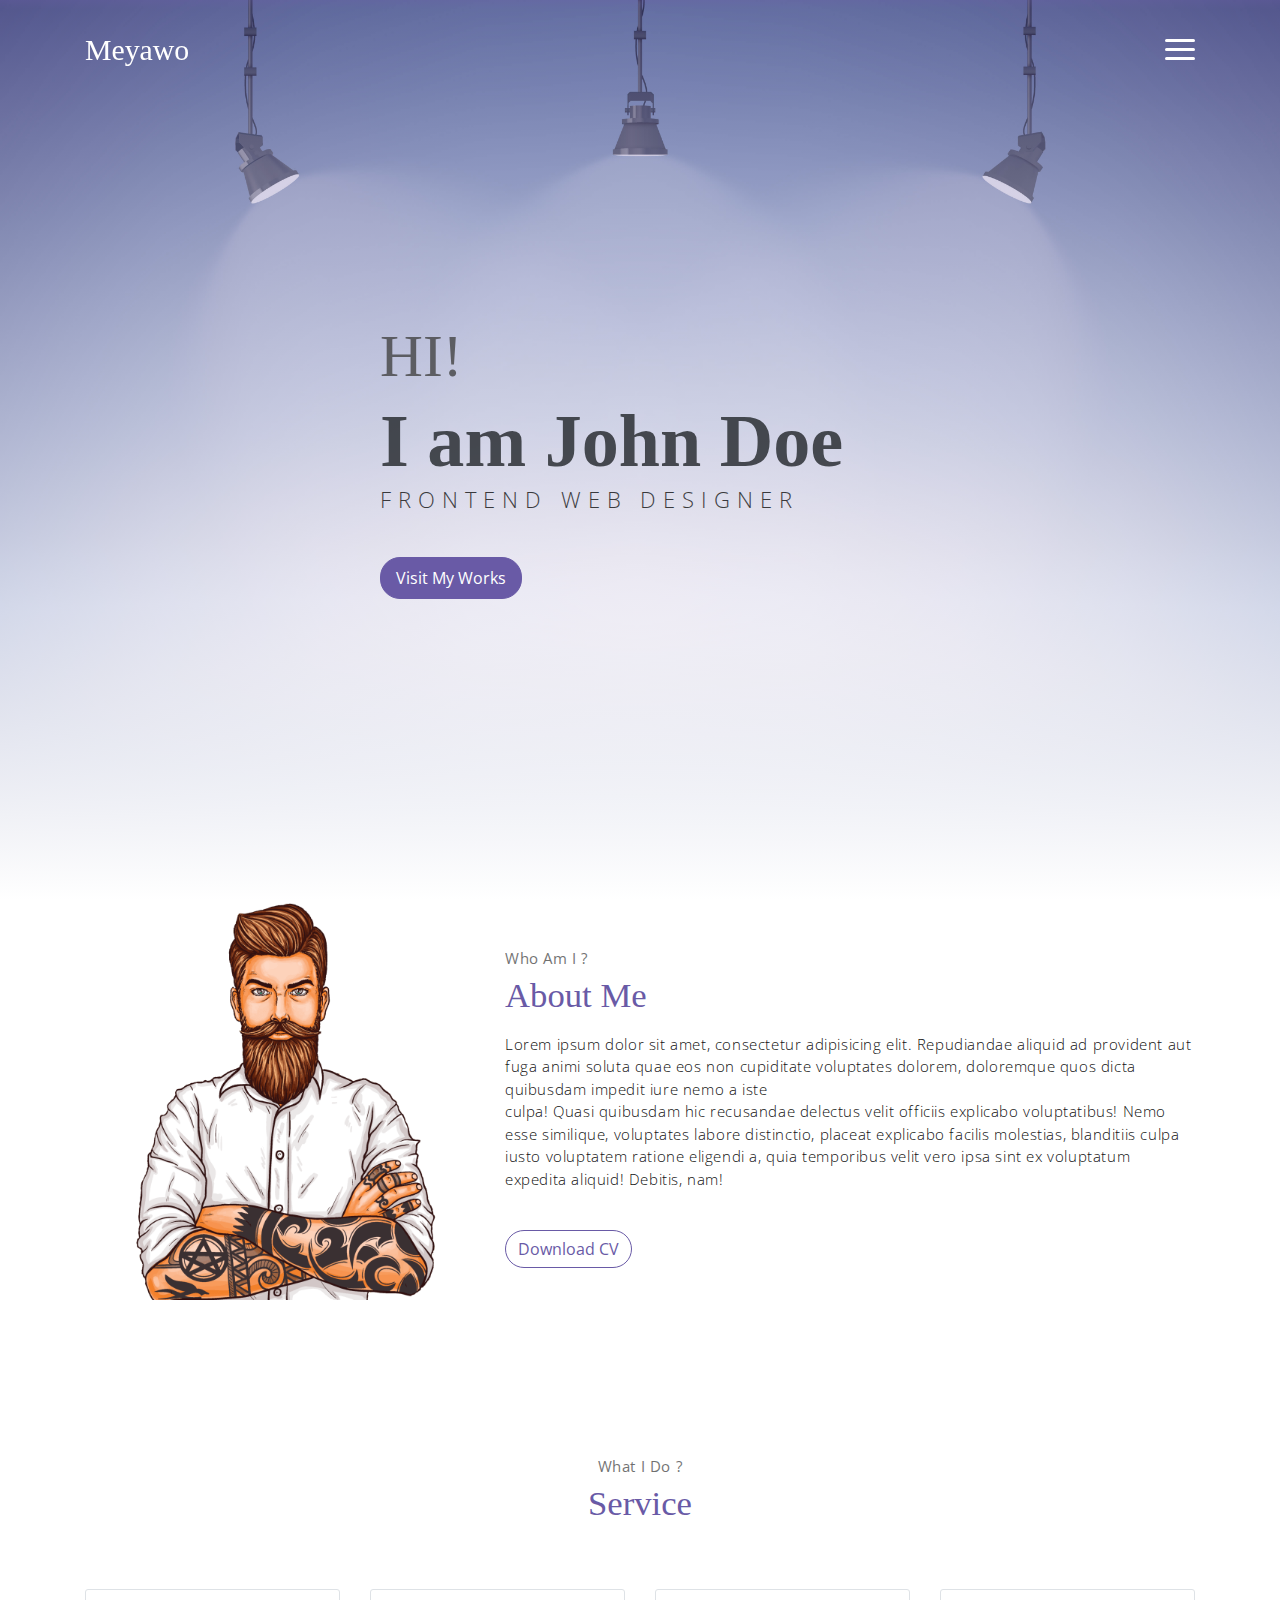
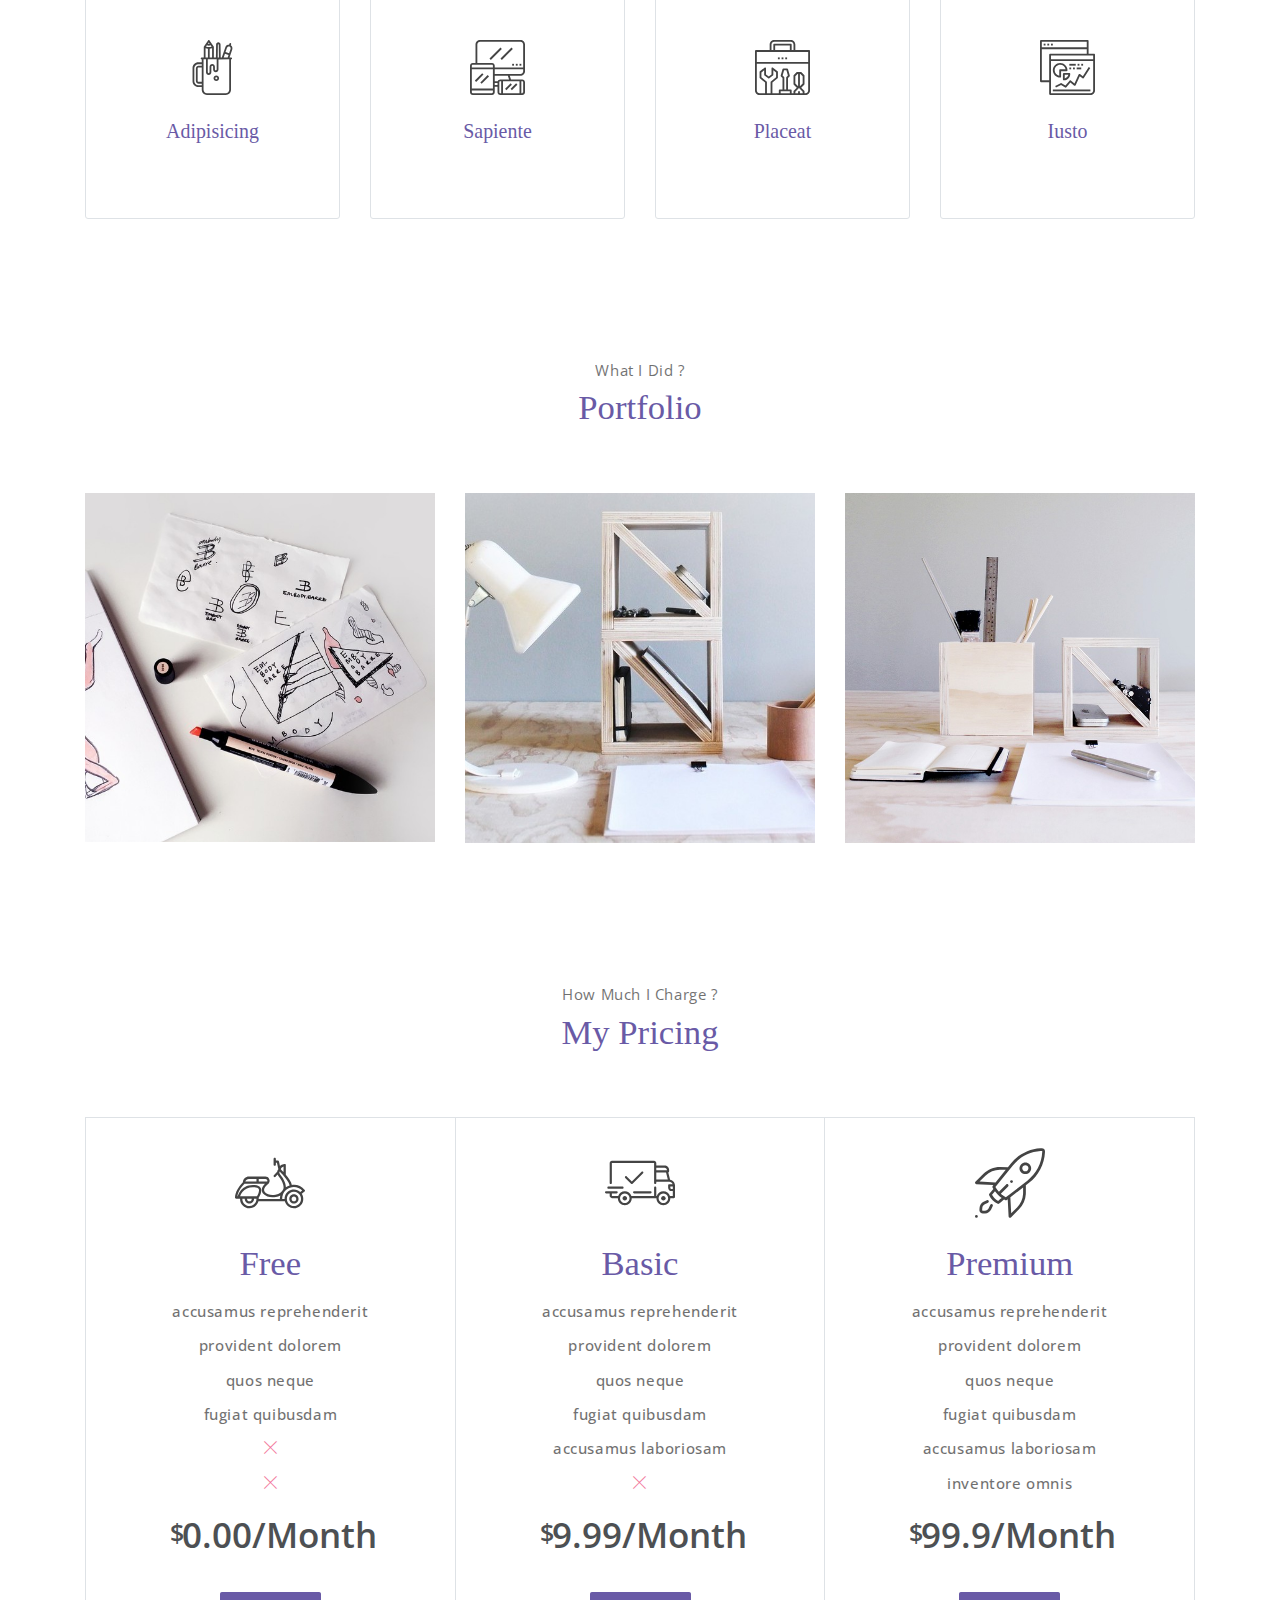
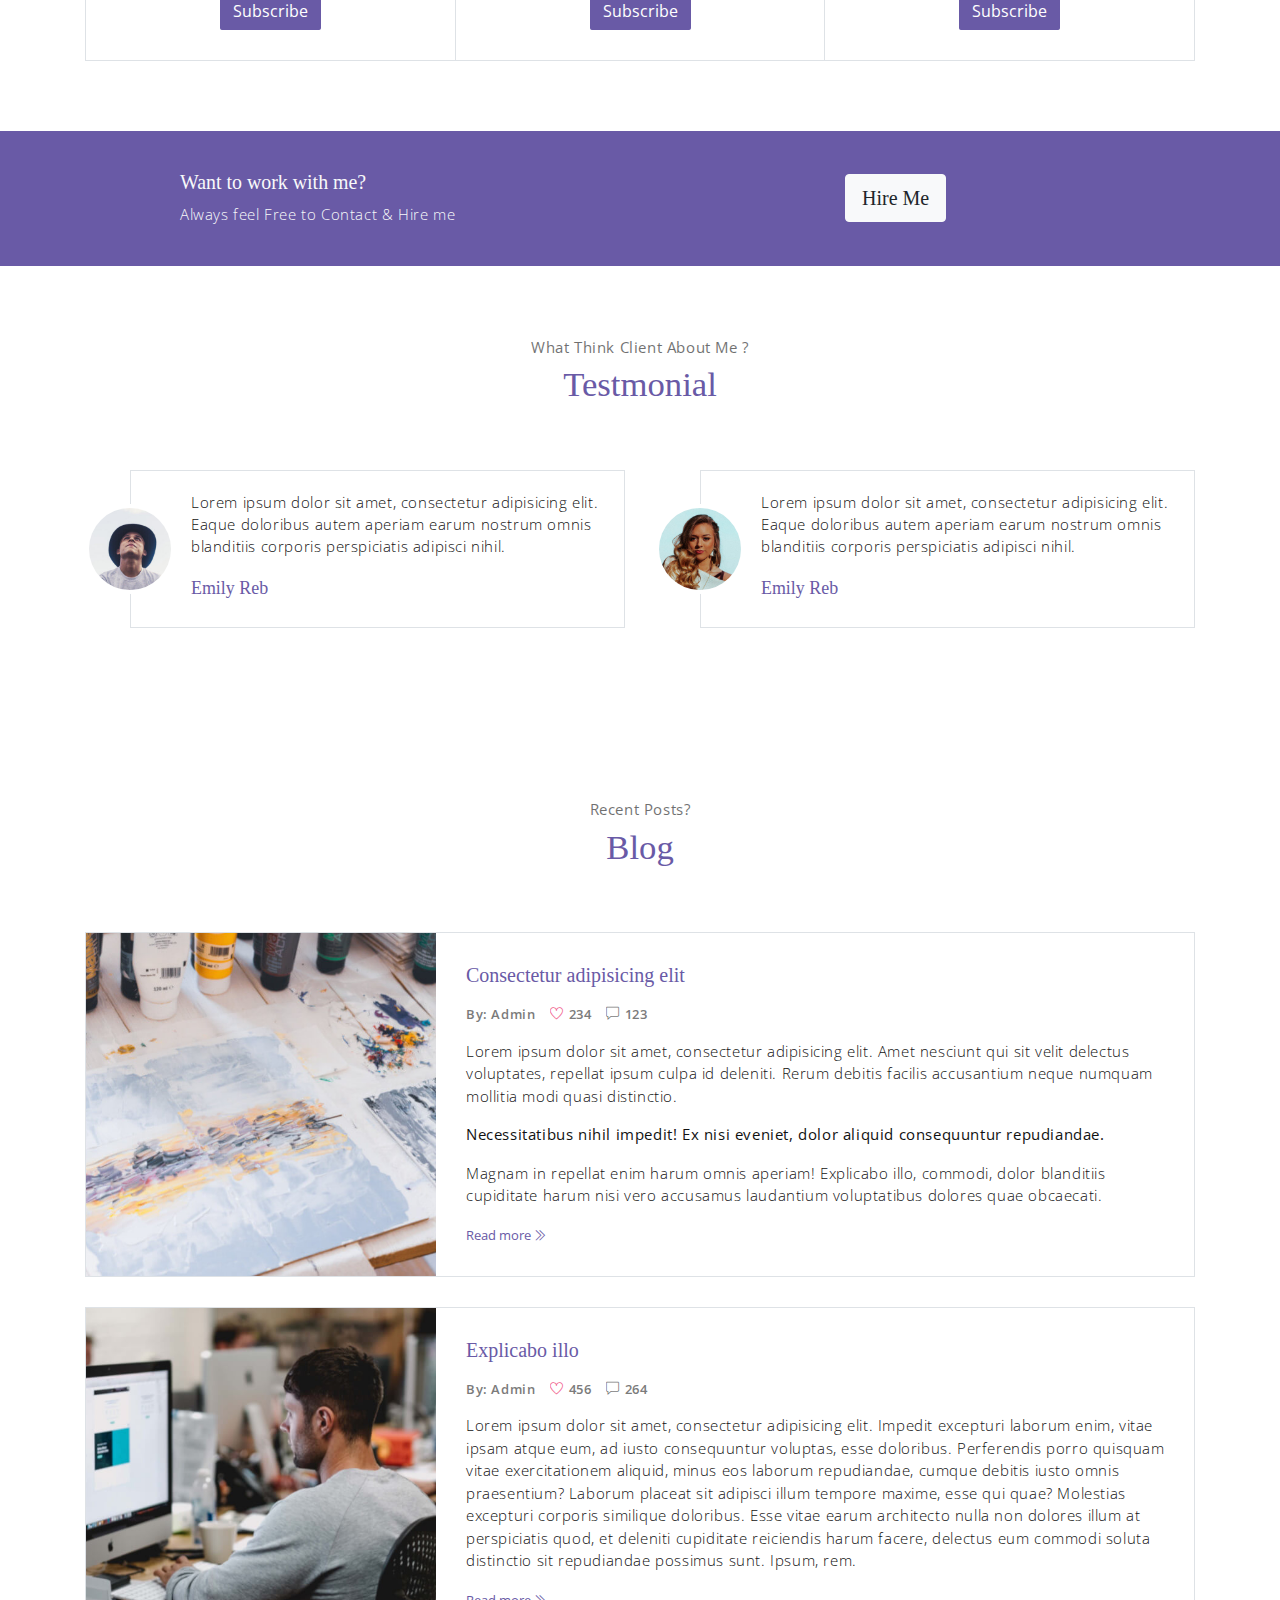
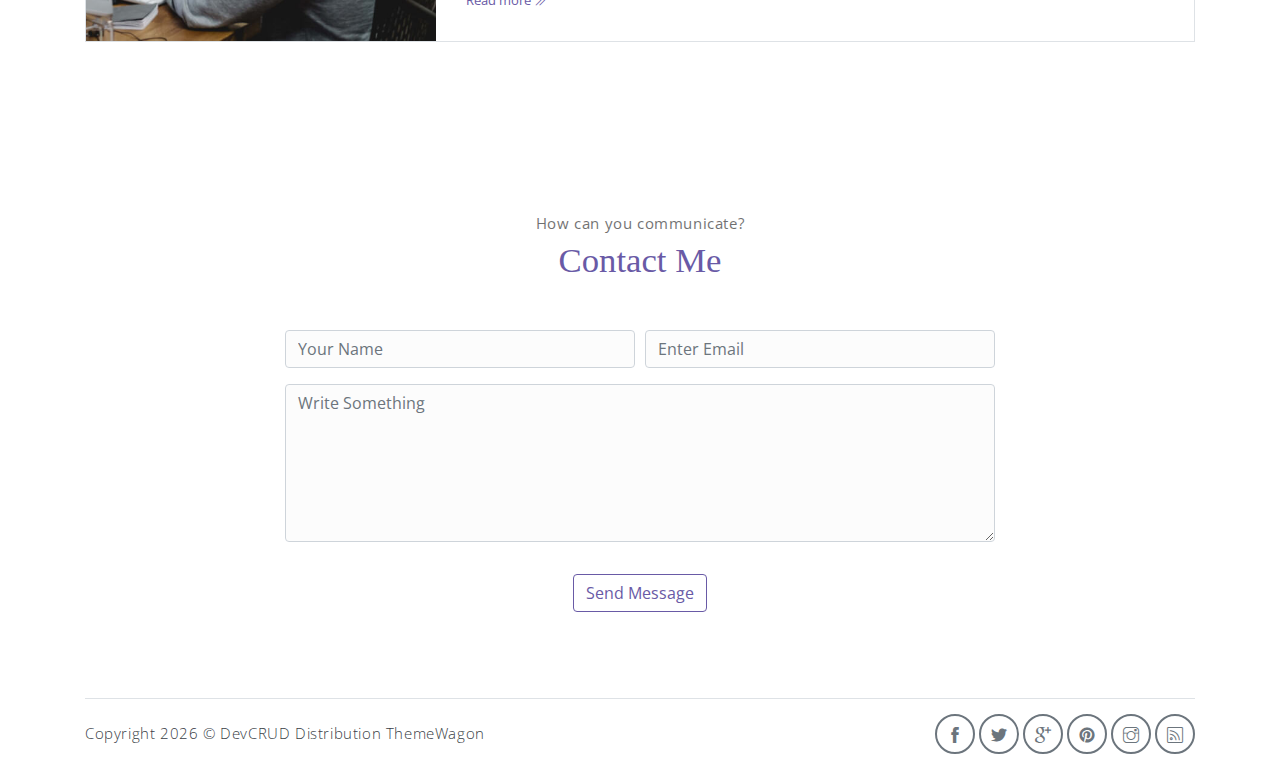
<file: template/index.html>
<!DOCTYPE html>
<html lang="en">

<head>
    <meta charset="utf-8">
    <meta name="viewport" content="width=device-width, initial-scale=1, shrink-to-fit=no">
    <meta name="description" content="Start your development with Meyawo landing page.">
    <meta name="author" content="Devcrud">
    <title>Meyawo Landing page | Free Bootstrap 4.3.x landing page</title>
    <!-- font icons -->
    <link rel="stylesheet" href="assets/vendors/themify-icons/css/themify-icons.css">
    <!-- Bootstrap + Meyawo main styles -->
    <link rel="stylesheet" href="assets/css/meyawo.css">
</head>

<body data-spy="scroll" data-target=".navbar" data-offset="40" id="home">

    <!-- Page Navbar -->
    <nav class="custom-navbar" data-spy="affix" data-offset-top="20">
        <div class="container">
            <a class="logo" href="#">Meyawo</a>
            <ul class="nav">
                <li class="item">
                    <a class="link" href="#home">Home</a>
                </li>
                <li class="item">
                    <a class="link" href="#about">About</a>
                </li>
                <li class="item">
                    <a class="link" href="#portfolio">Portfolio</a>
                </li>
                <li class="item">
                    <a class="link" href="#testmonial">Testmonial</a>
                </li>
                <li class="item">
                    <a class="link" href="#blog">Blog</a>
                </li>
                <li class="item">
                    <a class="link" href="#contact">Contact</a>
                </li>
                <li class="item ml-md-3">
                    <a href="components.html" class="btn btn-primary">Components</a>
                </li>
            </ul>
            <a href="javascript:void(0)" id="nav-toggle" class="hamburger hamburger--elastic">
                <div class="hamburger-box">
                    <div class="hamburger-inner"></div>
                </div>
            </a>
        </div>
    </nav><!-- End of Page Navbar -->

    <!-- page header -->
    <header id="home" class="header">
        <div class="overlay"></div>
        <div class="header-content container">
            <h1 class="header-title">
                <span class="up">HI!</span>
                <span class="down">I am John Doe</span>
            </h1>
            <p class="header-subtitle">FRONTEND WEB DESIGNER</p>

            <button class="btn btn-primary">Visit My Works</button>
        </div>
    </header><!-- end of page header -->

    <!-- about section -->
    <section class="section pt-0" id="about">
        <!-- container -->
        <div class="container text-center">
            <!-- about wrapper -->
            <div class="about">
                <div class="about-img-holder">
                    <img src="assets/imgs/man.png" class="about-img"
                        alt="Download free bootstrap 4 landing page, free boootstrap 4 templates, Download free bootstrap 4.1 landing page, free boootstrap 4.1.1 templates, meyawo Landing page">
                </div>
                <div class="about-caption">
                    <p class="section-subtitle">Who Am I ?</p>
                    <h2 class="section-title mb-3">About Me</h2>
                    <p>
                        Lorem ipsum dolor sit amet, consectetur adipisicing elit. Repudiandae aliquid ad provident aut
                        fuga animi soluta quae eos non cupiditate voluptates dolorem, doloremque quos dicta quibusdam
                        impedit iure nemo a iste
                        <br>culpa! Quasi quibusdam hic recusandae delectus velit officiis explicabo voluptatibus! Nemo
                        esse similique, voluptates labore distinctio, placeat explicabo facilis molestias, blanditiis
                        culpa iusto voluptatem ratione eligendi a, quia temporibus velit vero ipsa sint ex voluptatum
                        expedita aliquid! Debitis, nam!
                    </p>
                    <button class="btn-rounded btn btn-outline-primary mt-4">Download CV</button>
                </div>
            </div><!-- end of about wrapper -->
        </div><!-- end of container -->
    </section> <!-- end of about section -->

    <!-- service section -->
    <section class="section" id="service">
        <div class="container text-center">
            <p class="section-subtitle">What I Do ?</p>
            <h6 class="section-title mb-6">Service</h6>
            <!-- row -->
            <div class="row">
                <div class="col-md-6 col-lg-3">
                    <div class="service-card">
                        <div class="body">
                            <img src="assets/imgs/pencil-case.svg"
                                alt="Download free bootstrap 4 landing page, free boootstrap 4 templates, Download free bootstrap 4.1 landing page, free boootstrap 4.1.1 templates, meyawo Landing page"
                                class="icon">
                            <h6 class="title">Adipisicing</h6>
                            <p class="subtitle">Labore velit culpa adipisci excepturi consequuntur itaque in nam
                                molestias dolorem iste quod.</p>
                        </div>
                    </div>
                </div>
                <div class="col-md-6 col-lg-3">
                    <div class="service-card">
                        <div class="body">
                            <img src="assets/imgs/responsive.svg"
                                alt="Download free bootstrap 4 landing page, free boootstrap 4 templates, Download free bootstrap 4.1 landing page, free boootstrap 4.1.1 templates, meyawo Landing page"
                                class="icon">
                            <h6 class="title">Sapiente</h6>
                            <p class="subtitle">Labore velit culpa adipisci excepturi consequuntur itaque in nam
                                molestias dolorem iste quod.</p>
                        </div>
                    </div>
                </div>
                <div class="col-md-6 col-lg-3">
                    <div class="service-card">
                        <div class="body">
                            <img src="assets/imgs/toolbox.svg"
                                alt="Download free bootstrap 4 landing page, free boootstrap 4 templates, Download free bootstrap 4.1 landing page, free boootstrap 4.1.1 templates, meyawo Landing page"
                                class="icon">
                            <h6 class="title">Placeat</h6>
                            <p class="subtitle">Labore velit culpa adipisci excepturi consequuntur itaque in nam
                                molestias dolorem iste quod.</p>
                        </div>
                    </div>
                </div>
                <div class="col-md-6 col-lg-3">
                    <div class="service-card">
                        <div class="body">
                            <img src="assets/imgs/analytics.svg"
                                alt="Download free bootstrap 4 landing page, free boootstrap 4 templates, Download free bootstrap 4.1 landing page, free boootstrap 4.1.1 templates, meyawo Landing page"
                                class="icon">
                            <h6 class="title">Iusto</h6>
                            <p class="subtitle">Labore velit culpa adipisci excepturi consequuntur itaque in nam
                                molestias dolorem iste quod.</p>
                        </div>
                    </div>
                </div>
            </div><!-- end of row -->
        </div>
    </section><!-- end of service section -->

    <!-- portfolio section -->
    <section class="section" id="portfolio">
        <div class="container text-center">
            <p class="section-subtitle">What I Did ?</p>
            <h6 class="section-title mb-6">Portfolio</h6>
            <!-- row -->
            <div class="row">
                <div class="col-md-4">
                    <a href="#" class="portfolio-card">
                        <img src="assets/imgs/folio-1.jpg" class="portfolio-card-img"
                            alt="Download free bootstrap 4 landing page, free boootstrap 4 templates, Download free bootstrap 4.1 landing page, free boootstrap 4.1.1 templates, meyawo Landing page">
                        <span class="portfolio-card-overlay">
                            <span class="portfolio-card-caption">
                                <h4>Web Designing</h5>
                                    <p class="font-weight-normal">Category: Web Templates</p>
                            </span>
                        </span>
                    </a>
                </div>
                <div class="col-md-4">
                    <a href="#" class="portfolio-card">
                        <img class="portfolio-card-img" src="assets/imgs/folio-2.jpg" class="img-responsive rounded"
                            alt="Download free bootstrap 4 landing page, free boootstrap 4 templates, Download free bootstrap 4.1 landing page, free boootstrap 4.1.1 templates, meyawo Landing page">
                        <span class="portfolio-card-overlay">
                            <span class="portfolio-card-caption">
                                <h4>Web Designing</h5>
                                    <p class="font-weight-normal">Category: Web Templates</p>
                            </span>
                        </span>
                    </a>
                </div>
                <div class="col-md-4">
                    <a href="#" class="portfolio-card">
                        <img class="portfolio-card-img" src="assets/imgs/folio-3.jpg" class="img-responsive rounded"
                            alt="Download free bootstrap 4 landing page, free boootstrap 4 templates, Download free bootstrap 4.1 landing page, free boootstrap 4.1.1 templates, meyawo Landing page">
                        <span class="portfolio-card-overlay">
                            <span class="portfolio-card-caption">
                                <h4>Web Designing</h5>
                                    <p class="font-weight-normal">Category: Web Templates</p>
                            </span>
                        </span>
                    </a>
                </div>
            </div><!-- end of row -->
        </div><!-- end of container -->
    </section> <!-- end of portfolio section -->

    <!-- pricing section -->
    <section class="section" id="pricing">
        <div class="container text-center">
            <p class="section-subtitle">How Much I Charge ?</p>
            <h6 class="section-title mb-6">My Pricing</h6>
            <!-- row -->
            <div class="pricing-wrapper">
                <div class="pricing-card">
                    <div class="pricing-card-header">
                        <img class="pricing-card-icon" src="assets/imgs/scooter.svg"
                            alt="Download free bootstrap 4 landing page, free boootstrap 4 templates, Download free bootstrap 4.1 landing page, free boootstrap 4.1.1 templates, meyawo Landing page">
                    </div>
                    <div class="pricing-card-body">
                        <h6 class="pricing-card-title">Free</h6>
                        <div class="pricing-card-list">
                            <p>accusamus reprehenderit</p>
                            <p>provident dolorem </p>
                            <p>quos neque</p>
                            <p>fugiat quibusdam</p>
                            <p><i class="ti-close"></i></p>
                            <p><i class="ti-close"></i></p>
                        </div>
                    </div>
                    <div class="pricing-card-footer">
                        <span>$</span>
                        <span>0.00/Month</span>
                    </div>
                    <a href="#" class="btn btn-primary mt-3 pricing-card-btn">Subscribe</a>
                </div>
                <div class="pricing-card">
                    <div class="pricing-card-header">
                        <img class="pricing-card-icon" src="assets/imgs/shipped.svg"
                            alt="Download free bootstrap 4 landing page, free boootstrap 4 templates, Download free bootstrap 4.1 landing page, free boootstrap 4.1.1 templates, meyawo Landing page">
                    </div>
                    <div class="pricing-card-body">
                        <h6 class="pricing-card-title">Basic</h6>
                        <div class="pricing-card-list">
                            <p>accusamus reprehenderit</p>
                            <p>provident dolorem </p>
                            <p>quos neque</p>
                            <p>fugiat quibusdam</p>
                            <p>accusamus laboriosam</p>
                            <p><i class="ti-close"></i></p>
                        </div>
                    </div>
                    <div class="pricing-card-footer">
                        <span>$</span>
                        <span>9.99/Month</span>
                    </div>
                    <a href="#" class="btn btn-primary mt-3 pricing-card-btn">Subscribe</a>
                </div>
                <div class="pricing-card">
                    <div class="pricing-card-header">
                        <img class="pricing-card-icon" src="assets/imgs/startup.svg"
                            alt="Download free bootstrap 4 landing page, free boootstrap 4 templates, Download free bootstrap 4.1 landing page, free boootstrap 4.1.1 templates, meyawo Landing page">
                    </div>
                    <div class="pricing-card-body">
                        <h6 class="pricing-card-title">Premium</h6>
                        <div class="pricing-card-list">
                            <p>accusamus reprehenderit</p>
                            <p>provident dolorem </p>
                            <p>quos neque</p>
                            <p>fugiat quibusdam</p>
                            <p>accusamus laboriosam</p>
                            <p>inventore omnis</p>
                        </div>
                    </div>
                    <div class="pricing-card-footer">
                        <span>$</span>
                        <span>99.9/Month</span>
                    </div>
                    <a href="#" class="btn btn-primary mt-3 pricing-card-btn">Subscribe</a>
                </div>

            </div><!-- end of pricing wrapper -->
        </div> <!-- end of container -->
    </section><!-- end of pricing section -->

    <!-- section -->
    <section class="section-sm bg-primary">
        <!-- container -->
        <div class="container text-center text-sm-left">
            <!-- row -->
            <div class="row align-items-center">
                <div class="col-sm offset-md-1 mb-4 mb-md-0">
                    <h6 class="title text-light">Want to work with me?</h6>
                    <p class="m-0 text-light">Always feel Free to Contact & Hire me</p>
                </div>
                <div class="col-sm offset-sm-2 offset-md-3">
                    <button class="btn btn-lg my-font btn-light rounded">Hire Me</button>
                </div>
            </div> <!-- end of row -->
        </div> <!-- end of container -->
    </section> <!-- end of section -->

    <!-- testimonial section -->
    <section class="section" id="testmonial">
        <div class="container text-center">
            <p class="section-subtitle">What Think Client About Me ?</p>
            <h6 class="section-title mb-6">Testmonial</h6>

            <!-- row -->
            <div class="row">
                <div class="col-md-6">
                    <div class="testimonial-card">
                        <div class="testimonial-card-img-holder">
                            <img src="assets/imgs/avatar2.jpg" class="testimonial-card-img"
                                alt="Download free bootstrap 4 landing page, free boootstrap 4 templates, Download free bootstrap 4.1 landing page, free boootstrap 4.1.1 templates, meyawo Landing page">
                        </div>
                        <div class="testimonial-card-body">
                            <p class="testimonial-card-subtitle">Lorem ipsum dolor sit amet, consectetur adipisicing
                                elit. Eaque doloribus autem aperiam earum nostrum omnis blanditiis corporis perspiciatis
                                adipisci nihil.</p>
                            <h6 class="testimonial-card-title">Emily Reb</h6>
                        </div>
                    </div>
                </div>
                <div class="col-md-6">
                    <div class="testimonial-card">
                        <div class="testimonial-card-img-holder">
                            <img src="assets/imgs/avatar3.jpg" class="testimonial-card-img"
                                alt="Download free bootstrap 4 landing page, free boootstrap 4 templates, Download free bootstrap 4.1 landing page, free boootstrap 4.1.1 templates, meyawo Landing page">
                        </div>
                        <div class="testimonial-card-body">
                            <p class="testimonial-card-subtitle">Lorem ipsum dolor sit amet, consectetur adipisicing
                                elit. Eaque doloribus autem aperiam earum nostrum omnis blanditiis corporis perspiciatis
                                adipisci nihil.</p>
                            <h6 class="testimonial-card-title">Emily Reb</h6>
                        </div>
                    </div>
                </div>
            </div>
        </div> <!-- end of container -->
    </section> <!-- end of testimonial section -->

    <!-- blog section -->
    <section class="section" id="blog">
        <!-- container -->
        <div class="container text-center">
            <p class="section-subtitle">Recent Posts?</p>
            <h6 class="section-title mb-6">Blog</h6>
            <!-- blog-wrapper -->
            <div class="blog-card">
                <div class="blog-card-header">
                    <img src="assets/imgs/img-1.jpg" class="blog-card-img"
                        alt="Download free bootstrap 4 landing page, free boootstrap 4 templates, Download free bootstrap 4.1 landing page, free boootstrap 4.1.1 templates, meyawo Landing page">
                </div>
                <div class="blog-card-body">
                    <h5 class="blog-card-title">Consectetur adipisicing elit</h6>

                        <p class="blog-card-caption">
                            <a href="#">By: Admin</a>
                            <a href="#"><i class="ti-heart text-danger"></i> 234</a>
                            <a href="#"><i class="ti-comment"></i> 123</a>
                        </p>
                        <p>Lorem ipsum dolor sit amet, consectetur adipisicing elit. Amet nesciunt qui sit velit
                            delectus voluptates, repellat ipsum culpa id deleniti. Rerum debitis facilis accusantium
                            neque numquam mollitia modi quasi distinctio.</p>

                        <p><b>Necessitatibus nihil impedit! Ex nisi eveniet, dolor aliquid consequuntur repudiandae.</b>
                        </p>
                        <p>Magnam in repellat enim harum omnis aperiam! Explicabo illo, commodi, dolor blanditiis
                            cupiditate harum nisi vero accusamus laudantium voluptatibus dolores quae obcaecati.</p>

                        <a href="#" class="blog-card-link">Read more <i class="ti-angle-double-right"></i></a>
                </div>
            </div><!-- end of blog wrapper -->

            <!-- blog-wrapper -->
            <div class="blog-card">
                <div class="blog-card-header">
                    <img src="assets/imgs/img-2.jpg" class="blog-card-img"
                        alt="Download free bootstrap 4 landing page, free boootstrap 4 templates, Download free bootstrap 4.1 landing page, free boootstrap 4.1.1 templates, meyawo Landing page">
                </div>
                <div class="blog-card-body">
                    <h5 class="blog-card-title">Explicabo illo</h6>

                        <p class="blog-card-caption">
                            <a href="#">By: Admin</a>
                            <a href="#"><i class="ti-heart text-danger"></i> 456</a>
                            <a href="#"><i class="ti-comment"></i> 264</a>
                        </p>

                        <p>Lorem ipsum dolor sit amet, consectetur adipisicing elit. Impedit excepturi laborum enim,
                            vitae ipsam atque eum, ad iusto consequuntur voluptas, esse doloribus. Perferendis porro
                            quisquam vitae exercitationem aliquid, minus eos laborum repudiandae, cumque debitis iusto
                            omnis praesentium? Laborum placeat sit adipisci illum tempore maxime, esse qui quae?
                            Molestias excepturi corporis similique doloribus. Esse vitae earum architecto nulla non
                            dolores illum at perspiciatis quod, et deleniti cupiditate reiciendis harum facere, delectus
                            eum commodi soluta distinctio sit repudiandae possimus sunt. Ipsum, rem.</p>

                        <a href="#" class="blog-card-link">Read more <i class="ti-angle-double-right"></i></a>
                </div>
            </div><!-- end of blog wrapper -->

        </div><!-- end of container -->
    </section><!-- end of blog section -->

    <!-- contact section -->
    <section class="section" id="contact">
        <div class="container text-center">
            <p class="section-subtitle">How can you communicate?</p>
            <h6 class="section-title mb-5">Contact Me</h6>
            <!-- contact form -->
            <form action="" class="contact-form col-md-10 col-lg-8 m-auto">
                <div class="form-row">
                    <div class="form-group col-sm-6">
                        <input type="text" size="50" class="form-control" placeholder="Your Name" required>
                    </div>
                    <div class="form-group col-sm-6">
                        <input type="email" class="form-control" placeholder="Enter Email" requried>
                    </div>
                    <div class="form-group col-sm-12">
                        <textarea name="comment" id="comment" rows="6" class="form-control"
                            placeholder="Write Something"></textarea>
                    </div>
                    <div class="form-group col-sm-12 mt-3">
                        <input type="submit" value="Send Message" class="btn btn-outline-primary rounded">
                    </div>
                </div>
            </form><!-- end of contact form -->
        </div><!-- end of container -->
    </section><!-- end of contact section -->

    <!-- footer -->
    <div class="container">
        <footer class="footer">
            <p class="mb-0">Copyright
                <script>document.write(new Date().getFullYear())</script> &copy; <a
                    href="http://www.devcrud.com">DevCRUD</a> Distribution <a
                    href="https://themewagon.com">ThemeWagon</a>
            </p>
            <div class="social-links text-right m-auto ml-sm-auto">
                <a href="javascript:void(0)" class="link"><i class="ti-facebook"></i></a>
                <a href="javascript:void(0)" class="link"><i class="ti-twitter-alt"></i></a>
                <a href="javascript:void(0)" class="link"><i class="ti-google"></i></a>
                <a href="javascript:void(0)" class="link"><i class="ti-pinterest-alt"></i></a>
                <a href="javascript:void(0)" class="link"><i class="ti-instagram"></i></a>
                <a href="javascript:void(0)" class="link"><i class="ti-rss"></i></a>
            </div>
        </footer>
    </div> <!-- end of page footer -->

    <!-- core  -->
    <script src="assets/vendors/jquery/jquery-3.4.1.js"></script>
    <script src="assets/vendors/bootstrap/bootstrap.bundle.js"></script>

    <!-- bootstrap 3 affix -->
    <script src="assets/vendors/bootstrap/bootstrap.affix.js"></script>

    <!-- Meyawo js -->
    <script src="assets/js/meyawo.js"></script>

</body>

</html>
</file>
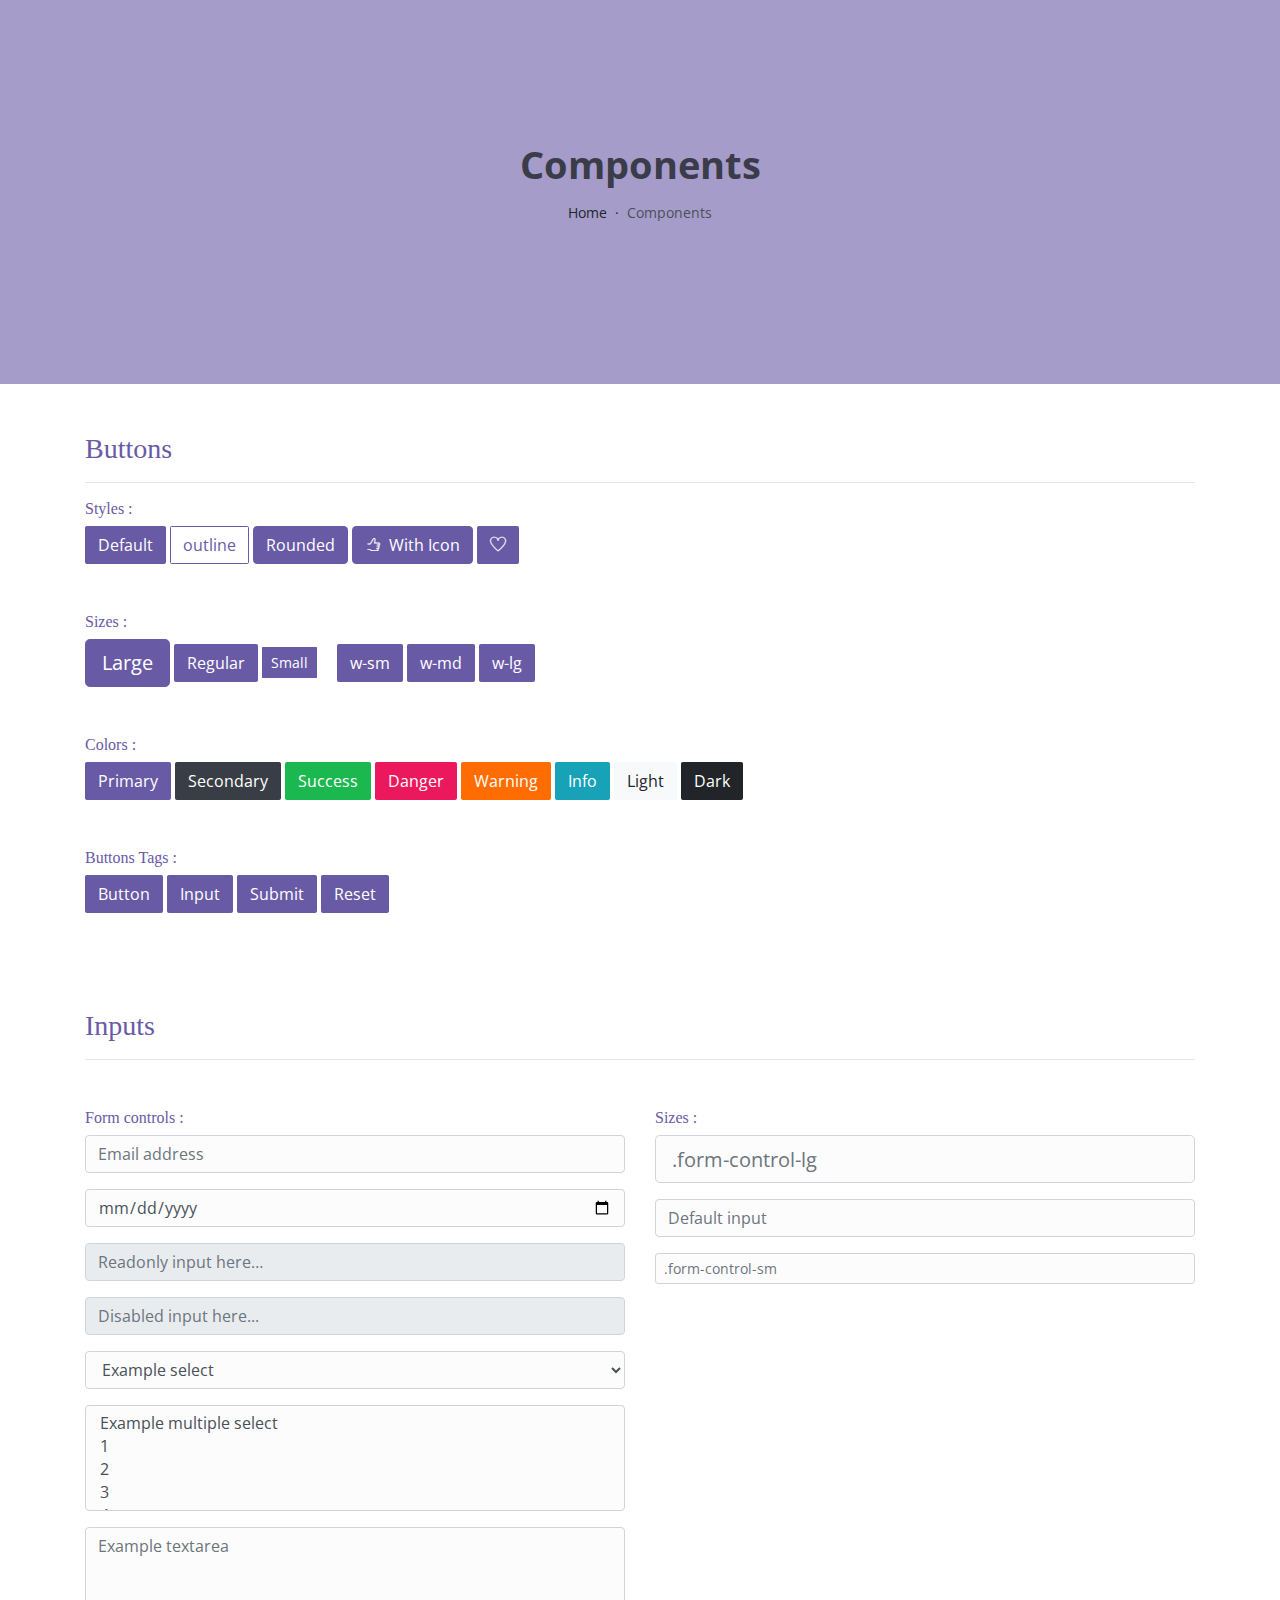
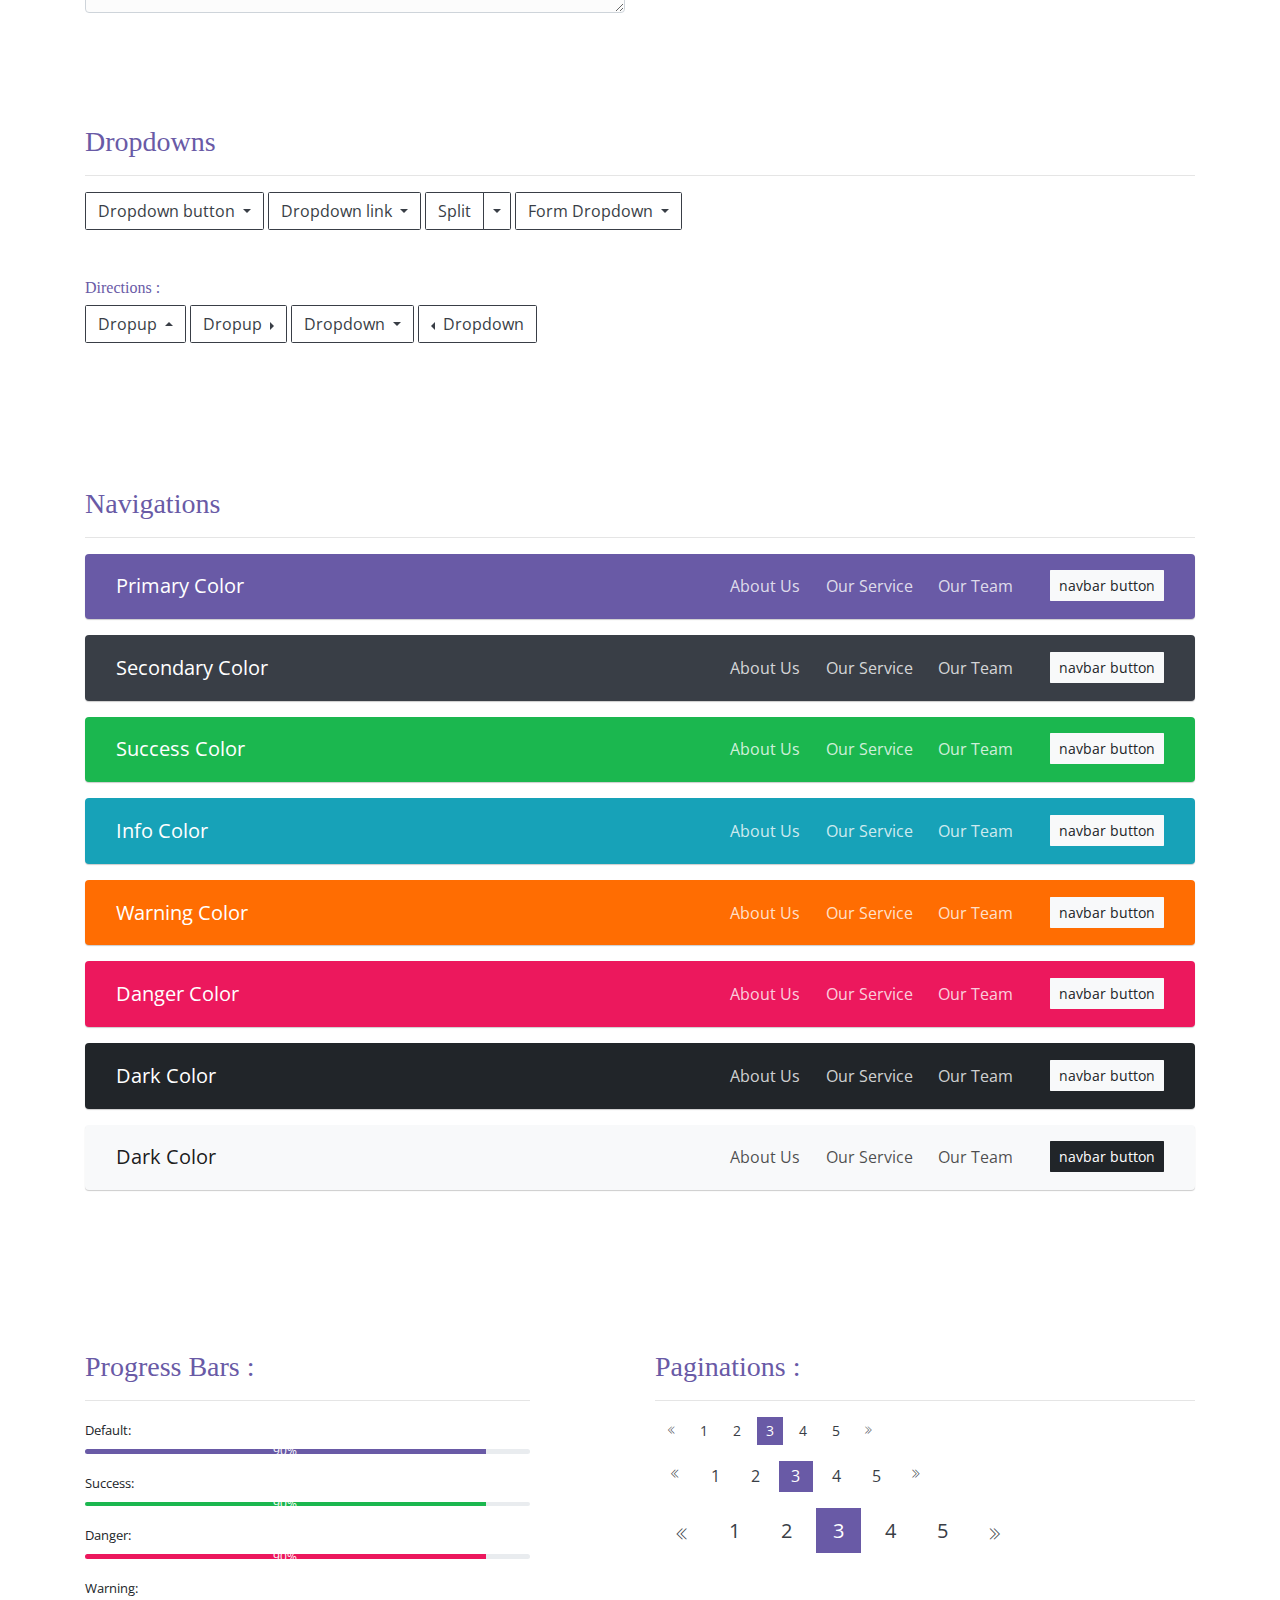
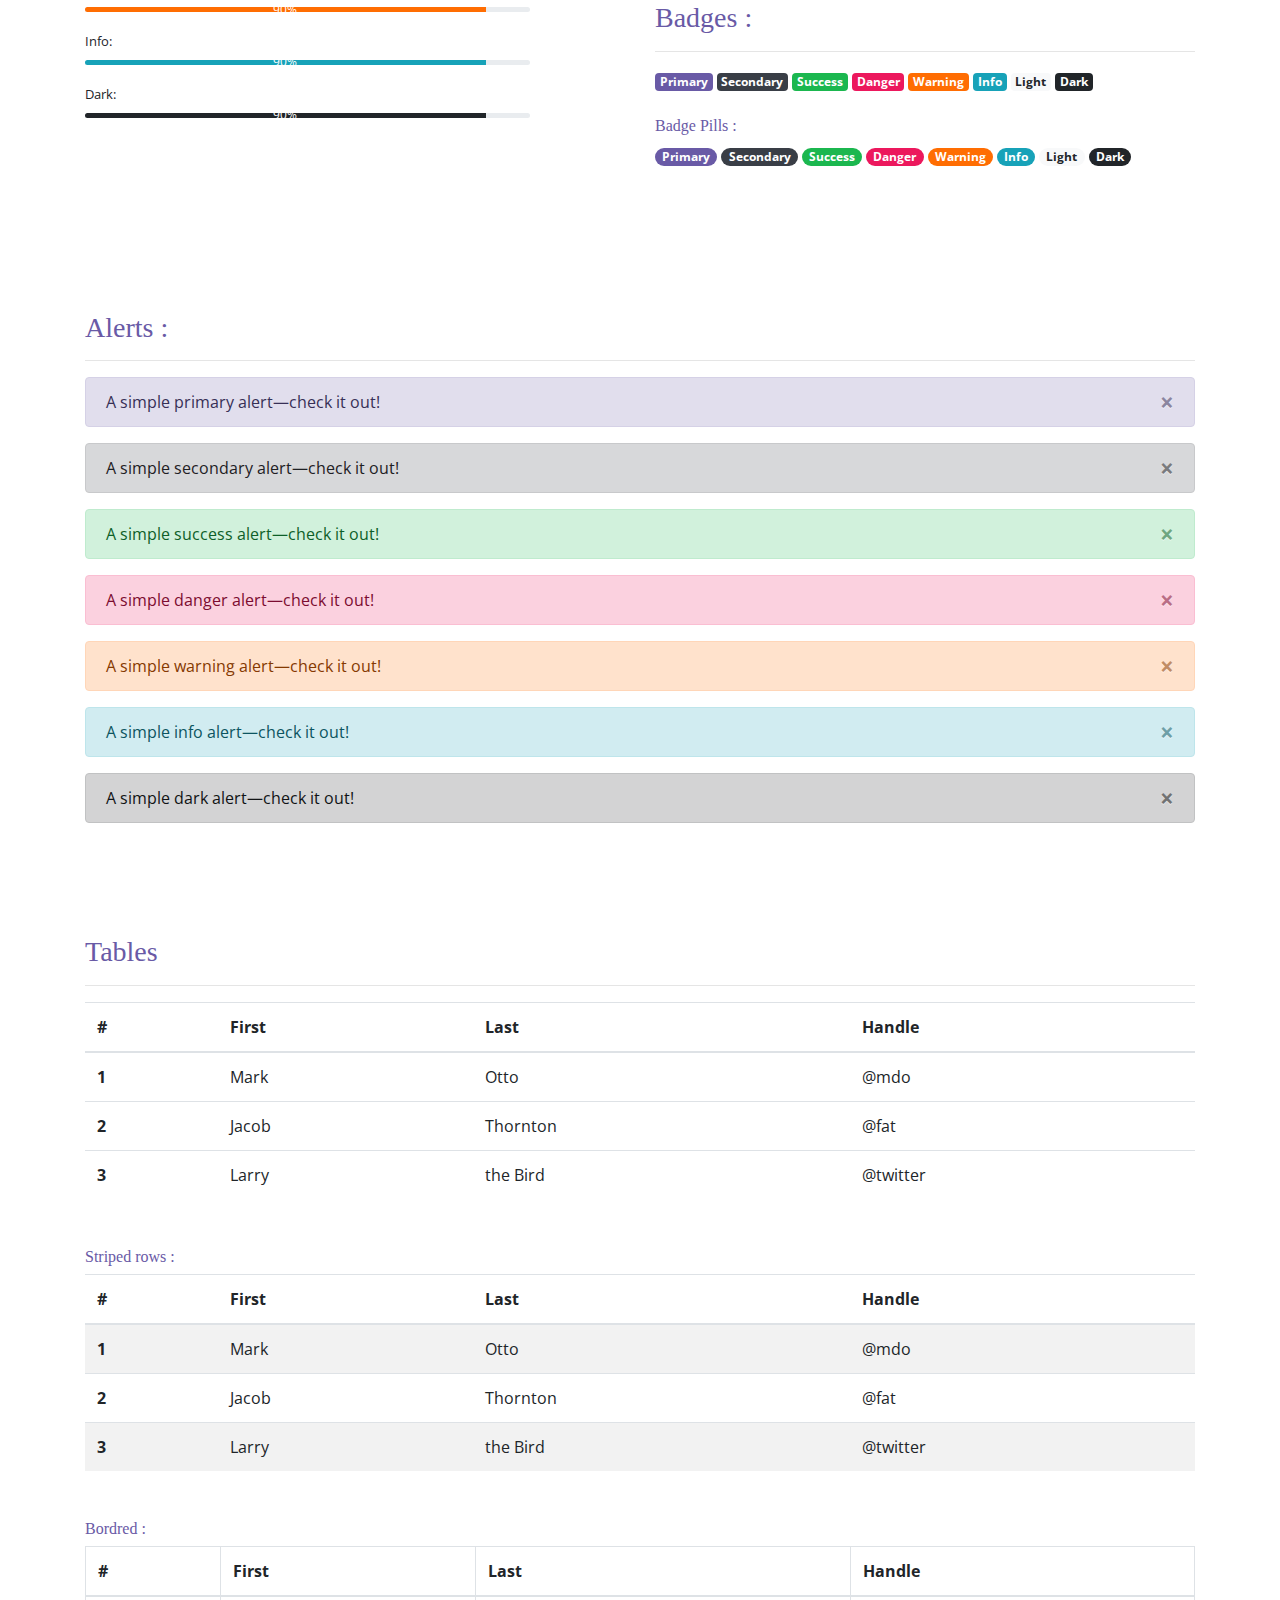
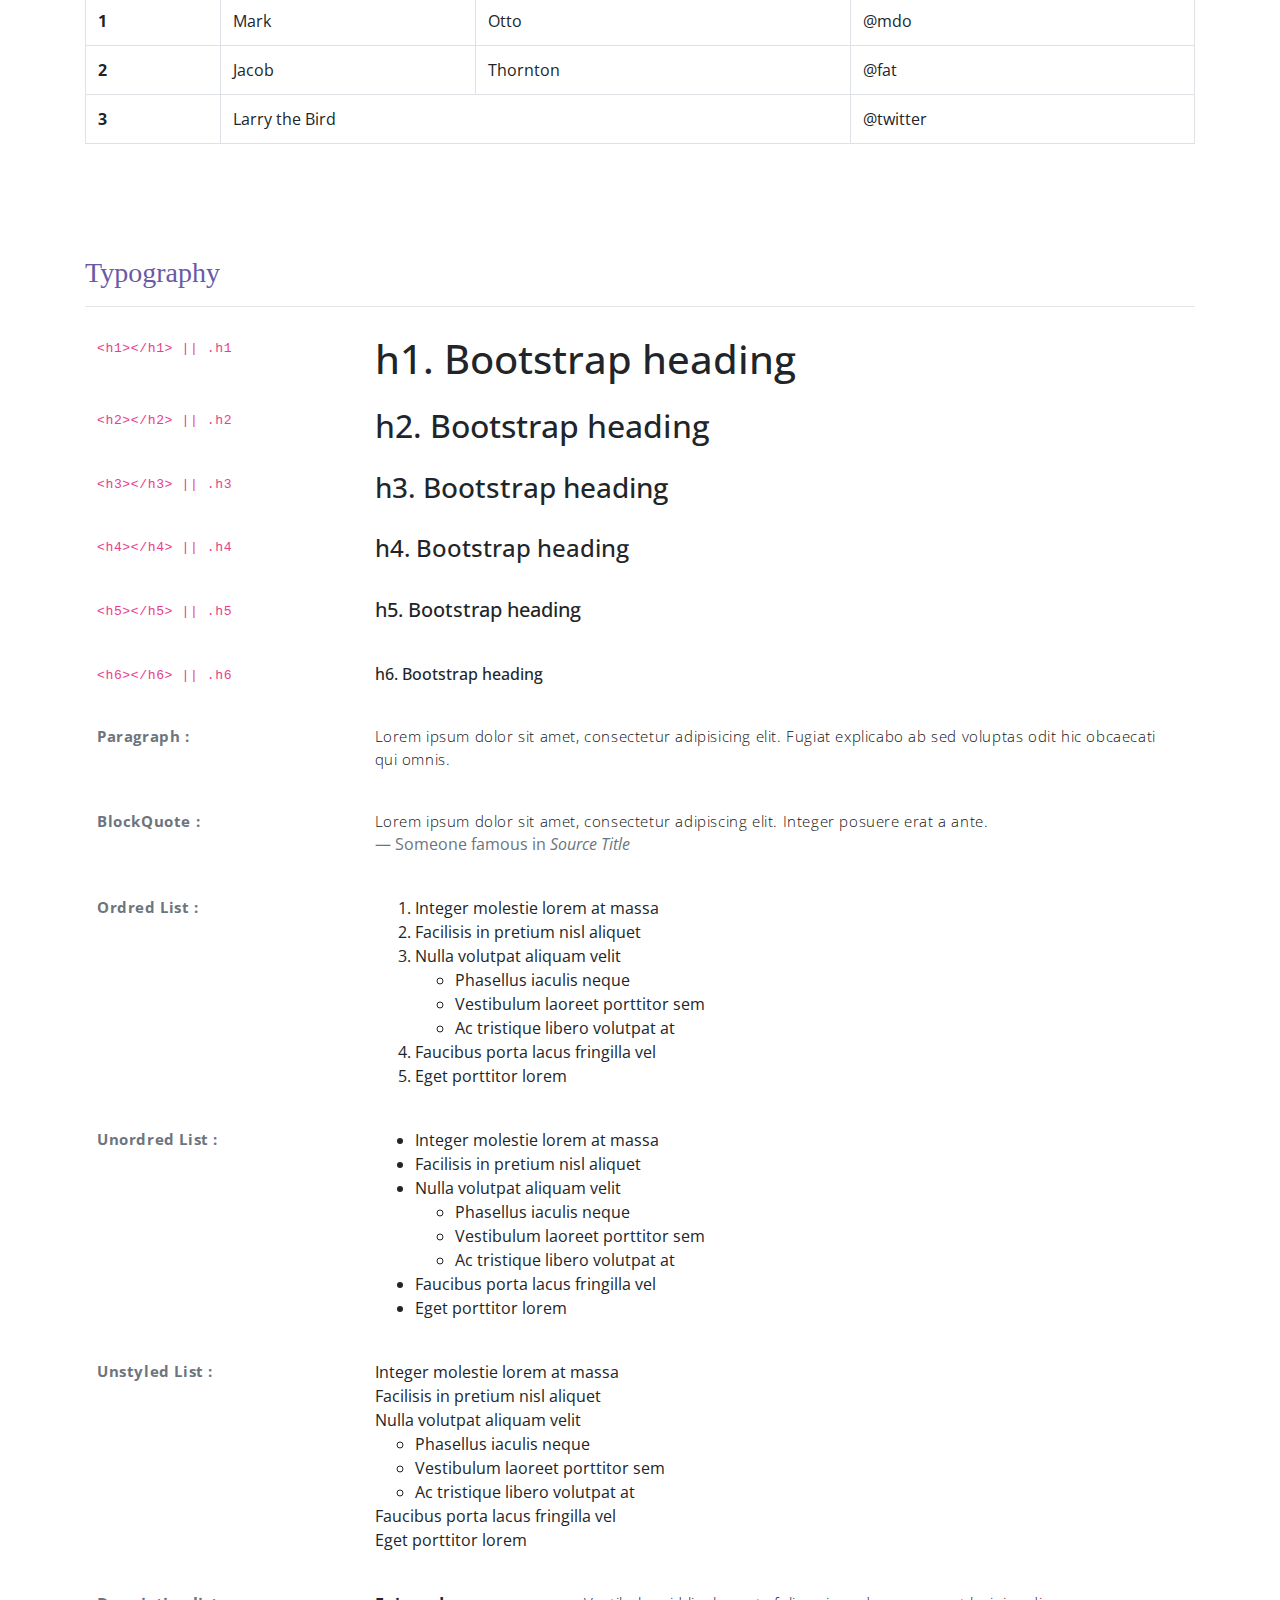
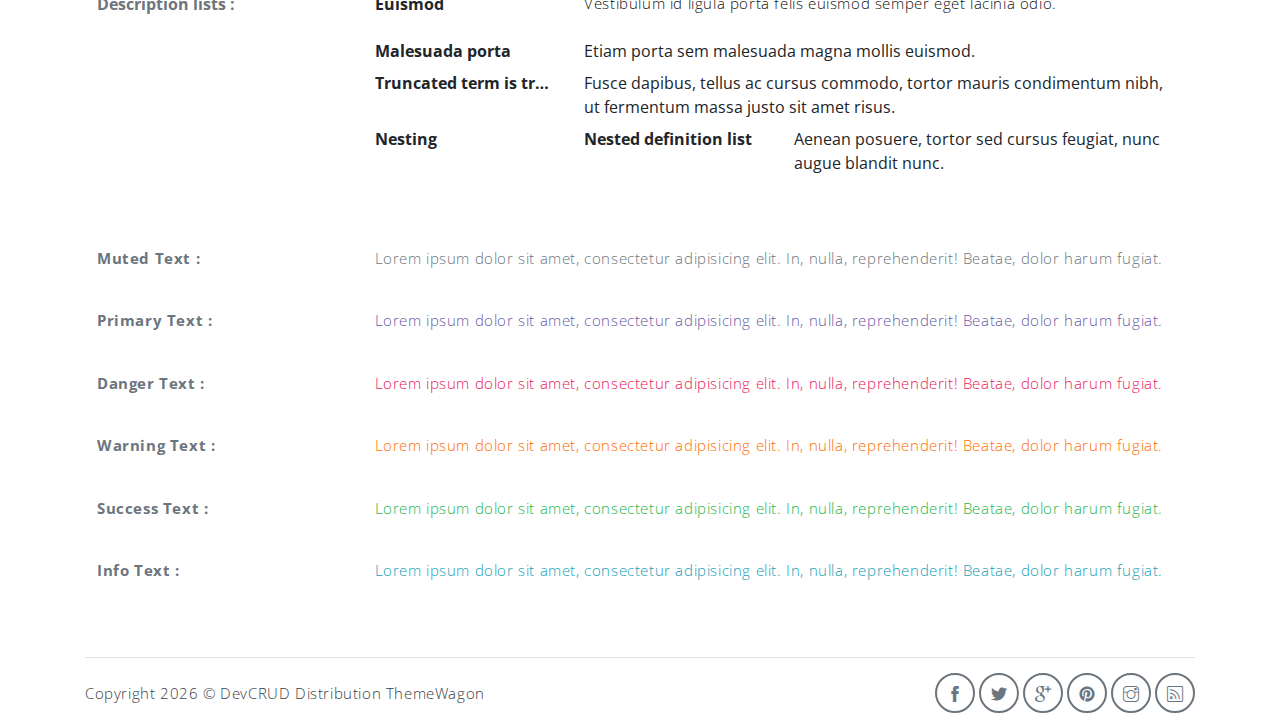
<file: template/components.html>
<!DOCTYPE html>
<html lang="en">

<head>
   <meta charset="utf-8">
   <meta name="viewport" content="width=device-width, initial-scale=1, shrink-to-fit=no">
   <meta name="description" content="Start your development with Meyawo landing page.">
   <meta name="author" content="Devcrud">
   <title>Meyawo Landing page | Components</title>
   <!-- font icons -->
   <link rel="stylesheet" href="assets/vendors/themify-icons/css/themify-icons.css">
   <!-- Bootstrap + Steller  -->
   <link rel="stylesheet" href="assets/css/meyawo.css">
</head>

<body>

   <!-- Page Header -->
   <header class="header header-mini">
      <div class="header-title">Components</div>
      <nav aria-label="breadcrumb">
         <ol class="breadcrumb">
            <li class="breadcrumb-item"><a href="/">Home</a></li>
            <li class="breadcrumb-item active" aria-current="page">Components</li>
         </ol>
      </nav>
   </header> <!-- End Of Page Header -->

   <!-- main content -->
   <div class="container">

      <!-- Buttons -->
      <h3 class="mt-5">Buttons</h3>
      <hr>
      <h6 class="section-secondary-title">Styles :</h6>
      <button class="btn btn-primary">Default</button>
      <button class="btn btn-outline-primary">outline</button>
      <button class="btn btn-primary rounded">Rounded</button>
      <button class="btn btn-primary rounded"><i class="ti-thumb-up pr-1"></i> With Icon</button>
      <button class="btn btn-primary circle"><i class="ti-heart"></i></button>

      <h6 class="section-secondary-title mt-5">Sizes :</h6>
      <button class="btn btn-primary btn-lg">Large</button>
      <button class="btn btn-primary ">Regular</button>
      <button class="btn btn-primary btn-sm">Small</button>
      <button class="btn btn-primary w-sm ml-3">w-sm</button>
      <button class="btn btn-primary w-md">w-md</button>
      <button class="btn btn-primary w-lg">w-lg</button>

      <h6 class="section-secondary-title mt-5">Colors :</h6>
      <button type="button" class="btn btn-primary">Primary</button>
      <button type="button" class="btn btn-secondary">Secondary</button>
      <button type="button" class="btn btn-success">Success</button>
      <button type="button" class="btn btn-danger">Danger</button>
      <button type="button" class="btn btn-warning">Warning</button>
      <button type="button" class="btn btn-info">Info</button>
      <button type="button" class="btn btn-light">Light</button>
      <button type="button" class="btn btn-dark">Dark</button>

      <h6 class="section-secondary-title mt-5">Buttons Tags :</h6>
      <button class="btn btn-primary" type="submit">Button</button>
      <input class="btn btn-primary" type="button" value="Input">
      <input class="btn btn-primary" type="submit" value="Submit">
      <input class="btn btn-primary" type="reset" value="Reset">

      <!-- devider -->
      <div class="py-5"></div>

      <!-- Inputs -->
      <h3>Inputs</h3>
      <hr>
      <div class="row mt-5">
         <div class="col-md-6">
            <h6 class="section-secondary-title">Form controls :</h6>
            <div class="form-group">
               <input type="email" class="form-control" id="exampleFormControlInput1" placeholder="Email address">
            </div>
            <div class="form-group">
               <input type="date" class="form-control" id="exampleFormControlInput1" placeholder="Date">
            </div>
            <div class="form-group">
               <input class="form-control" type="text" placeholder="Readonly input here…" readonly>
            </div>
            <div class="form-group">
               <input class="form-control" id="disabledInput" type="text" placeholder="Disabled input here..." disabled>
            </div>
            <div class="form-group">
               <select class="form-control" id="exampleFormControlSelect1">
                  <option>Example select</option>
                  <option>1</option>
                  <option>2</option>
                  <option>3</option>
                  <option>4</option>
                  <option>5</option>
               </select>
            </div>
            <div class="form-group">
               <select multiple class="form-control" id="exampleFormControlSelect2">
                  <option>Example multiple select</option>
                  <option>1</option>
                  <option>2</option>
                  <option>3</option>
                  <option>4</option>
                  <option>5</option>
               </select>
            </div>
            <div class="form-group">
               <textarea class="form-control" id="exampleFormControlTextarea1" rows="3"
                  placeholder="Example textarea"></textarea>
            </div>
         </div>
         <div class="col-md-6">
            <h6 class="section-secondary-title">Sizes :</h6>
            <div class="form-group">
               <input class="form-control form-control-lg" type="text" placeholder=".form-control-lg">
            </div>
            <div class="form-group">
               <input class="form-control" type="text" placeholder="Default input">
            </div>
            <div class="form-group">
               <input class="form-control form-control-sm" type="text" placeholder=".form-control-sm">
            </div>
         </div>
      </div> <!-- end of inputs -->

      <!-- devider -->
      <div class="py-5"></div>

      <!-- Dropdowns -->
      <h3 class="components-section-title font-weight-normal">Dropdowns</h3>
      <hr>
      <div class="dropdown d-inline-block">
         <button class="btn btn-outline-secondary dropdown-toggle" type="button" id="dropdownMenuButton"
            data-toggle="dropdown" aria-haspopup="true" aria-expanded="false">
            Dropdown button
         </button>
         <div class="dropdown-menu" aria-labelledby="dropdownMenuButton">
            <a class="dropdown-item" href="#">Action</a>
            <a class="dropdown-item" href="#">Another action</a>
            <a class="dropdown-item" href="#">Something else here</a>
         </div>
      </div>
      <div class="dropdown d-inline-block">
         <a class="btn btn-outline-secondary dropdown-toggle" href="#" role="button" id="dropdownMenuLink"
            data-toggle="dropdown" aria-haspopup="true" aria-expanded="false">
            Dropdown link
         </a>
         <div class="dropdown-menu" aria-labelledby="dropdownMenuLink">
            <a class="dropdown-item" href="#">Action</a>
            <a class="dropdown-item" href="#">Another action</a>
            <a class="dropdown-item" href="#">Something else here</a>
         </div>
      </div>
      <div class="btn-group">
         <button type="button" class="btn btn-outline-secondary">Split</button>
         <button type="button" class="btn btn-outline-secondary dropdown-toggle dropdown-toggle-split"
            data-toggle="dropdown" aria-haspopup="true" aria-expanded="false">
            <span class="sr-only">Toggle Dropdown</span>
         </button>
         <div class="dropdown-menu">
            <a class="dropdown-item" href="#">Action</a>
            <a class="dropdown-item" href="#">Another action</a>
            <a class="dropdown-item" href="#">Something else here</a>
            <div class="dropdown-divider"></div>
            <a class="dropdown-item" href="#">Separated link</a>
         </div>
      </div>
      <div class="btn-group">
         <button class="btn btn-outline-secondary dropdown-toggle" type="button" id="dropdownMenuButton"
            data-toggle="dropdown" aria-haspopup="true" aria-expanded="false">
            Form Dropdown
         </button>
         <div class="dropdown-menu form">
            <form class="px-4 py-3">
               <div class="form-group">
                  <input type="email" class="form-control" id="exampleDropdownFormEmail1"
                     placeholder="email@example.com">
               </div>
               <div class="form-group">
                  <input type="password" class="form-control" id="exampleDropdownFormPassword1" placeholder="Password">
               </div>
               <div class="form-check mb-3">
                  <input type="checkbox" class="form-check-input" id="dropdownCheck">
                  <label class="form-check-label" for="dropdownCheck">
                     Remember me
                  </label>
               </div>
               <button type="submit" class="btn btn-primary btn-block">Sign in</button>
            </form>
            <div class="dropdown-divider"></div>
            <a class="dropdown-item" href="#"><small>New around here? Sign up</small></a>
            <a class="dropdown-item" href="#"><small>Forgot password?</small></a>
         </div>
      </div>
      <h6 class="section-secondary-title mt-5">Directions :</h6>
      <div class="btn-group dropup">
         <button type="button" class="btn btn-outline-secondary dropdown-toggle" data-toggle="dropdown"
            aria-haspopup="true" aria-expanded="false">
            Dropup
         </button>
         <div class="dropdown-menu">
            <a class="dropdown-item" href="#">Action</a>
            <a class="dropdown-item" href="#">Another action</a>
            <a class="dropdown-item" href="#">Something else here</a>
            <div class="dropdown-divider"></div>
            <a class="dropdown-item" href="#">Separated link</a>
         </div>
      </div>
      <div class="btn-group dropright">
         <button type="button" class="btn btn-outline-secondary dropdown-toggle" data-toggle="dropdown"
            aria-haspopup="true" aria-expanded="false">
            Dropup
         </button>
         <div class="dropdown-menu">
            <a class="dropdown-item" href="#">Action</a>
            <a class="dropdown-item" href="#">Another action</a>
            <a class="dropdown-item" href="#">Something else here</a>
            <div class="dropdown-divider"></div>
            <a class="dropdown-item" href="#">Separated link</a>
         </div>
      </div>
      <div class="btn-group">
         <button type="button" class="btn btn-outline-secondary dropdown-toggle" data-toggle="dropdown"
            aria-haspopup="true" aria-expanded="false">
            Dropdown
         </button>
         <div class="dropdown-menu">
            <a class="dropdown-item" href="#">Action</a>
            <a class="dropdown-item" href="#">Another action</a>
            <a class="dropdown-item" href="#">Something else here</a>
            <div class="dropdown-divider"></div>
            <a class="dropdown-item" href="#">Separated link</a>
         </div>
      </div>
      <div class="btn-group dropleft">
         <button type="button" class="btn btn-outline-secondary dropdown-toggle" data-toggle="dropdown"
            aria-haspopup="true" aria-expanded="false">
            Dropdown
         </button>
         <div class="dropdown-menu">
            <a class="dropdown-item" href="#">Action</a>
            <a class="dropdown-item" href="#">Another action</a>
            <a class="dropdown-item" href="#">Something else here</a>
            <div class="dropdown-divider"></div>
            <a class="dropdown-item" href="#">Separated link</a>
         </div>
      </div> <!-- end of Dropdowns -->

      <!-- devider -->
      <div class="py-5"></div>

      <!-- navbars -->
      <h3 class="components-section-title font-weight-normal mt-5">Navigations</h3>
      <hr>
      <nav class="navbar navbar-expand-sm navbar-dark bg-primary rounded shadow mb-3">
         <div class="container">
            <a class="navbar-brand" href="#">Primary Color</a>
            <button class="navbar-toggler ml-auto" type="button" data-toggle="collapse"
               data-target="#navbarSupportedContent" aria-controls="navbarSupportedContent" aria-expanded="false"
               aria-label="Toggle navigation">
               <span class="navbar-toggler-icon"></span>
            </button>
            <div class="collapse navbar-collapse" id="navbarSupportedContent">
               <ul class="navbar-nav ml-auto">
                  <li class="nav-item">
                     <a class="nav-link" href="#about">About Us</a>
                  </li>
                  <li class="nav-item">
                     <a class="nav-link" href="#service">Our Service</a>
                  </li>
                  <li class="nav-item">
                     <a class="nav-link" href="#team">Our Team</a>
                  </li>
                  <li class="nav-item">
                     <a href="#book-table" class="ml-4 mt-1 btn btn-light btn-sm">navbar button</a>
                  </li>
               </ul>
            </div>
         </div>
      </nav>
      <nav class="navbar navbar-expand-sm navbar-dark bg-secondary rounded shadow mb-3">
         <div class="container">
            <a class="navbar-brand" href="#">Secondary Color</a>
            <button class="navbar-toggler ml-auto" type="button" data-toggle="collapse"
               data-target="#navbarSupportedContent" aria-controls="navbarSupportedContent" aria-expanded="false"
               aria-label="Toggle navigation">
               <span class="navbar-toggler-icon"></span>
            </button>
            <div class="collapse navbar-collapse" id="navbarSupportedContent">
               <ul class="navbar-nav ml-auto">
                  <li class="nav-item">
                     <a class="nav-link" href="#about">About Us</a>
                  </li>
                  <li class="nav-item">
                     <a class="nav-link" href="#service">Our Service</a>
                  </li>
                  <li class="nav-item">
                     <a class="nav-link" href="#team">Our Team</a>
                  </li>
                  <li class="nav-item">
                     <a href="#book-table" class="ml-4 mt-1 btn btn-light btn-sm">navbar button</a>
                  </li>
               </ul>
            </div>
         </div>
      </nav>
      <nav class="navbar navbar-expand-sm navbar-dark bg-success rounded shadow mb-3">
         <div class="container">
            <a class="navbar-brand" href="#">Success Color</a>
            <button class="navbar-toggler ml-auto" type="button" data-toggle="collapse"
               data-target="#navbarSupportedContent" aria-controls="navbarSupportedContent" aria-expanded="false"
               aria-label="Toggle navigation">
               <span class="navbar-toggler-icon"></span>
            </button>
            <div class="collapse navbar-collapse" id="navbarSupportedContent">
               <ul class="navbar-nav ml-auto">
                  <li class="nav-item">
                     <a class="nav-link" href="#about">About Us</a>
                  </li>
                  <li class="nav-item">
                     <a class="nav-link" href="#service">Our Service</a>
                  </li>
                  <li class="nav-item">
                     <a class="nav-link" href="#team">Our Team</a>
                  </li>
                  <li class="nav-item">
                     <a href="#book-table" class="ml-4 mt-1 btn btn-light btn-sm">navbar button</a>
                  </li>
               </ul>
            </div>
         </div>
      </nav>
      <nav class="navbar navbar-expand-sm navbar-dark bg-info rounded shadow mb-3">
         <div class="container">
            <a class="navbar-brand" href="#">Info Color</a>
            <button class="navbar-toggler ml-auto" type="button" data-toggle="collapse"
               data-target="#navbarSupportedContent" aria-controls="navbarSupportedContent" aria-expanded="false"
               aria-label="Toggle navigation">
               <span class="navbar-toggler-icon"></span>
            </button>
            <div class="collapse navbar-collapse" id="navbarSupportedContent">
               <ul class="navbar-nav ml-auto">
                  <li class="nav-item">
                     <a class="nav-link" href="#about">About Us</a>
                  </li>
                  <li class="nav-item">
                     <a class="nav-link" href="#service">Our Service</a>
                  </li>
                  <li class="nav-item">
                     <a class="nav-link" href="#team">Our Team</a>
                  </li>
                  <li class="nav-item">
                     <a href="#book-table" class="ml-4 mt-1 btn btn-light btn-sm">navbar button</a>
                  </li>
               </ul>
            </div>
         </div>
      </nav>
      <nav class="navbar navbar-expand-sm navbar-dark bg-warning rounded shadow mb-3">
         <div class="container">
            <a class="navbar-brand" href="#">Warning Color</a>
            <button class="navbar-toggler ml-auto" type="button" data-toggle="collapse"
               data-target="#navbarSupportedContent" aria-controls="navbarSupportedContent" aria-expanded="false"
               aria-label="Toggle navigation">
               <span class="navbar-toggler-icon"></span>
            </button>
            <div class="collapse navbar-collapse" id="navbarSupportedContent">
               <ul class="navbar-nav ml-auto">
                  <li class="nav-item">
                     <a class="nav-link" href="#about">About Us</a>
                  </li>
                  <li class="nav-item">
                     <a class="nav-link" href="#service">Our Service</a>
                  </li>
                  <li class="nav-item">
                     <a class="nav-link" href="#team">Our Team</a>
                  </li>
                  <li class="nav-item">
                     <a href="#book-table" class="ml-4 mt-1 btn btn-light btn-sm">navbar button</a>
                  </li>
               </ul>
            </div>
         </div>
      </nav>
      <nav class="navbar navbar-expand-sm navbar-dark bg-danger rounded shadow mb-3">
         <div class="container">
            <a class="navbar-brand" href="#">Danger Color</a>
            <button class="navbar-toggler ml-auto" type="button" data-toggle="collapse"
               data-target="#navbarSupportedContent" aria-controls="navbarSupportedContent" aria-expanded="false"
               aria-label="Toggle navigation">
               <span class="navbar-toggler-icon"></span>
            </button>
            <div class="collapse navbar-collapse" id="navbarSupportedContent">
               <ul class="navbar-nav ml-auto">
                  <li class="nav-item">
                     <a class="nav-link" href="#about">About Us</a>
                  </li>
                  <li class="nav-item">
                     <a class="nav-link" href="#service">Our Service</a>
                  </li>
                  <li class="nav-item">
                     <a class="nav-link" href="#team">Our Team</a>
                  </li>
                  <li class="nav-item">
                     <a href="#book-table" class="ml-4 mt-1 btn btn-light btn-sm">navbar button</a>
                  </li>
               </ul>
            </div>
         </div>
      </nav>
      <nav class="navbar navbar-expand-sm navbar-dark bg-dark rounded shadow mb-3">
         <div class="container">
            <a class="navbar-brand" href="#">Dark Color</a>
            <button class="navbar-toggler ml-auto" type="button" data-toggle="collapse"
               data-target="#navbarSupportedContent" aria-controls="navbarSupportedContent" aria-expanded="false"
               aria-label="Toggle navigation">
               <span class="navbar-toggler-icon"></span>
            </button>
            <div class="collapse navbar-collapse" id="navbarSupportedContent">
               <ul class="navbar-nav ml-auto">
                  <li class="nav-item">
                     <a class="nav-link" href="#about">About Us</a>
                  </li>
                  <li class="nav-item">
                     <a class="nav-link" href="#service">Our Service</a>
                  </li>
                  <li class="nav-item">
                     <a class="nav-link" href="#team">Our Team</a>
                  </li>
                  <li class="nav-item">
                     <a href="#book-table" class="ml-4 mt-1 btn btn-light btn-sm">navbar button</a>
                  </li>
               </ul>
            </div>
         </div>
      </nav>
      <nav class="navbar navbar-expand-sm navbar-light bg-light rounded shadow mb-3">
         <div class="container">
            <a class="navbar-brand" href="#">Dark Color</a>
            <button class="navbar-toggler ml-auto" type="button" data-toggle="collapse"
               data-target="#navbarSupportedContent" aria-controls="navbarSupportedContent" aria-expanded="false"
               aria-label="Toggle navigation">
               <span class="navbar-toggler-icon"></span>
            </button>
            <div class="collapse navbar-collapse" id="navbarSupportedContent">
               <ul class="navbar-nav ml-auto">
                  <li class="nav-item">
                     <a class="nav-link" href="#about">About Us</a>
                  </li>
                  <li class="nav-item">
                     <a class="nav-link" href="#service">Our Service</a>
                  </li>
                  <li class="nav-item">
                     <a class="nav-link" href="#team">Our Team</a>
                  </li>
                  <li class="nav-item">
                     <a href="#book-table" class="ml-4 mt-1 btn btn-dark btn-sm">navbar button</a>
                  </li>
               </ul>
            </div>
         </div>
      </nav>
      <!-- End of navbars -->

      <!-- devider -->
      <div class="py-5"></div>

      <!-- progress bars -->
      <div class="row justify-content-between">
         <div class="col-md-5">
            <h3 class="components-section-title font-weight-normal mt-5">Progress Bars :</h3>
            <hr>
            <small>Default: </small>
            <div class="progress mt-2 mb-3">
               <div class="progress-bar" role="progressbar" style="width: 90%" aria-valuenow="25" aria-valuemin="0"
                  aria-valuemax="100"><span>90%</span></div>
            </div>
            <small>Success:</small>
            <div class="progress mt-2 mb-3">
               <div class="progress-bar bg-success" role="progressbar" style="width: 90%" aria-valuenow="25"
                  aria-valuemin="0" aria-valuemax="100"><span>90%</span></div>
            </div>
            <small>Danger:</small>
            <div class="progress mt-2 mb-3">
               <div class="progress-bar bg-danger" role="progressbar" style="width: 90%" aria-valuenow="25"
                  aria-valuemin="0" aria-valuemax="100"><span>90%</span></div>
            </div>
            <small>Warning:</small>
            <div class="progress mt-2 mb-3">
               <div class="progress-bar bg-warning" role="progressbar" style="width: 90%" aria-valuenow="25"
                  aria-valuemin="0" aria-valuemax="100"><span>90%</span></div>
            </div>
            <small>Info:</small>
            <div class="progress mt-2 mb-3">
               <div class="progress-bar bg-info" role="progressbar" style="width: 90%" aria-valuenow="25"
                  aria-valuemin="0" aria-valuemax="100"><span>90%</span></div>
            </div>
            <small>Dark:</small>
            <div class="progress mt-2 mb-3">
               <div class="progress-bar bg-dark" role="progressbar" style="width: 90%" aria-valuenow="25"
                  aria-valuemin="0" aria-valuemax="100"><span>90%</span></div>
            </div>
         </div>
         <div class="col-md-6">
            <h3 class="components-section-title font-weight-normal mt-5">Paginations :</h3>
            <hr>
            <nav aria-label="Page navigation example">
               <ul class="pagination pagination-sm">
                  <li class="page-item"><a class="page-link" href="#"><i class="ti-angle-double-left"></i></a></li>
                  <li class="page-item"><a class="page-link" href="#">1</a></li>
                  <li class="page-item"><a class="page-link" href="#">2</a></li>
                  <li class="page-item active"><a class="page-link" href="#">3</a></li>
                  <li class="page-item"><a class="page-link" href="#">4</a></li>
                  <li class="page-item"><a class="page-link" href="#">5</a></li>
                  <li class="page-item"><a class="page-link" href="#"><i class="ti-angle-double-right"></i></a></li>
               </ul>
            </nav>
            <nav aria-label="Page navigation example">
               <ul class="pagination">
                  <li class="page-item"><a class="page-link" href="#"><i class="ti-angle-double-left"></i></a></li>
                  <li class="page-item"><a class="page-link" href="#">1</a></li>
                  <li class="page-item"><a class="page-link" href="#">2</a></li>
                  <li class="page-item active"><a class="page-link" href="#">3</a></li>
                  <li class="page-item"><a class="page-link" href="#">4</a></li>
                  <li class="page-item"><a class="page-link" href="#">5</a></li>
                  <li class="page-item"><a class="page-link" href="#"><i class="ti-angle-double-right"></i></a></li>
               </ul>
            </nav>
            <nav aria-label="Page navigation example">
               <ul class="pagination pagination-lg">
                  <li class="page-item"><a class="page-link" href="#"><i class="ti-angle-double-left"></i></a></li>
                  <li class="page-item"><a class="page-link" href="#">1</a></li>
                  <li class="page-item"><a class="page-link" href="#">2</a></li>
                  <li class="page-item active"><a class="page-link" href="#">3</a></li>
                  <li class="page-item"><a class="page-link" href="#">4</a></li>
                  <li class="page-item"><a class="page-link" href="#">5</a></li>
                  <li class="page-item"><a class="page-link" href="#"><i class="ti-angle-double-right"></i></a></li>
               </ul>
            </nav>

            <!-- Badges -->
            <h3 class="components-section-title font-weight-normal mt-5">Badges :</h3>
            <hr>
            <span class="badge badge-primary">Primary</span>
            <span class="badge badge-secondary">Secondary</span>
            <span class="badge badge-success">Success</span>
            <span class="badge badge-danger">Danger</span>
            <span class="badge badge-warning">Warning</span>
            <span class="badge badge-info">Info</span>
            <span class="badge badge-light">Light</span>
            <span class="badge badge-dark">Dark</span>
            <h6 class="section-secondary-title mt-4 mb-2">Badge Pills :</h6>
            <span class="badge badge-pill badge-primary">Primary</span>
            <span class="badge badge-pill badge-secondary">Secondary</span>
            <span class="badge badge-pill badge-success">Success</span>
            <span class="badge badge-pill badge-danger">Danger</span>
            <span class="badge badge-pill badge-warning">Warning</span>
            <span class="badge badge-pill badge-info">Info</span>
            <span class="badge badge-pill badge-light">Light</span>
            <span class="badge badge-pill badge-dark">Dark</span>
         </div>
      </div> <!-- End of Progress bars -->

      <!-- devider -->
      <div class="py-5"></div>

      <!-- Alerts -->
      <h3 class="components-section-title font-weight-normal mt-5">Alerts :</h3>
      <hr>
      <div class="alert alert-primary alert-dismissible fade show" role="alert">
         A simple primary alert—check it out!
         <button type="button" class="close" data-dismiss="alert" aria-label="Close">
            <span aria-hidden="true">&times;</span>
         </button>
      </div>
      <div class="alert alert-secondary alert-dismissible fade show" role="alert">
         A simple secondary alert—check it out!
         <button type="button" class="close" data-dismiss="alert" aria-label="Close">
            <span aria-hidden="true">&times;</span>
         </button>
      </div>
      <div class="alert alert-success alert-dismissible fade show" role="alert">
         A simple success alert—check it out!
         <button type="button" class="close" data-dismiss="alert" aria-label="Close">
            <span aria-hidden="true">&times;</span>
         </button>
      </div>
      <div class="alert alert-danger alert-dismissible fade show" role="alert">
         A simple danger alert—check it out!
         <button type="button" class="close" data-dismiss="alert" aria-label="Close">
            <span aria-hidden="true">&times;</span>
         </button>
      </div>
      <div class="alert alert-warning alert-dismissible fade show" role="alert">
         A simple warning alert—check it out!
         <button type="button" class="close" data-dismiss="alert" aria-label="Close">
            <span aria-hidden="true">&times;</span>
         </button>
      </div>
      <div class="alert alert-info alert-dismissible fade show" role="alert">
         A simple info alert—check it out!
         <button type="button" class="close" data-dismiss="alert" aria-label="Close">
            <span aria-hidden="true">&times;</span>
         </button>
      </div>
      <div class="alert alert-dark alert-dismissible fade show" role="alert">
         A simple dark alert—check it out!
         <button type="button" class="close" data-dismiss="alert" aria-label="Close">
            <span aria-hidden="true">&times;</span>
         </button>
      </div>
      <!-- end of alerts -->

      <!-- devider -->
      <div class="py-5"></div>

      <!-- tables -->
      <h3 class="components-section-title">Tables</h3>
      <hr>
      <table class="table">
         <thead>
            <tr>
               <th scope="col">#</th>
               <th scope="col">First</th>
               <th scope="col">Last</th>
               <th scope="col">Handle</th>
            </tr>
         </thead>
         <tbody>
            <tr>
               <th scope="row">1</th>
               <td>Mark</td>
               <td>Otto</td>
               <td>@mdo</td>
            </tr>
            <tr>
               <th scope="row">2</th>
               <td>Jacob</td>
               <td>Thornton</td>
               <td>@fat</td>
            </tr>
            <tr>
               <th scope="row">3</th>
               <td>Larry</td>
               <td>the Bird</td>
               <td>@twitter</td>
            </tr>
         </tbody>
      </table>

      <h6 class="section-secondary-title mt-5">Striped rows :</h6>
      <table class="table table-striped">
         <thead>
            <tr>
               <th scope="col">#</th>
               <th scope="col">First</th>
               <th scope="col">Last</th>
               <th scope="col">Handle</th>
            </tr>
         </thead>
         <tbody>
            <tr>
               <th scope="row">1</th>
               <td>Mark</td>
               <td>Otto</td>
               <td>@mdo</td>
            </tr>
            <tr>
               <th scope="row">2</th>
               <td>Jacob</td>
               <td>Thornton</td>
               <td>@fat</td>
            </tr>
            <tr>
               <th scope="row">3</th>
               <td>Larry</td>
               <td>the Bird</td>
               <td>@twitter</td>
            </tr>
         </tbody>
      </table>

      <h6 class="section-secondary-title mt-5">Bordred :</h6>
      <table class="table table-bordered">
         <thead>
            <tr>
               <th scope="col">#</th>
               <th scope="col">First</th>
               <th scope="col">Last</th>
               <th scope="col">Handle</th>
            </tr>
         </thead>
         <tbody>
            <tr>
               <th scope="row">1</th>
               <td>Mark</td>
               <td>Otto</td>
               <td>@mdo</td>
            </tr>
            <tr>
               <th scope="row">2</th>
               <td>Jacob</td>
               <td>Thornton</td>
               <td>@fat</td>
            </tr>
            <tr>
               <th scope="row">3</th>
               <td colspan="2">Larry the Bird</td>
               <td>@twitter</td>
            </tr>
         </tbody>
      </table>
      <!-- end of tables -->

      <!-- devider -->
      <div class="py-5"></div>

      <!-- typography -->
      <h3 class="components-section-title">Typography</h3>
      <hr>
      <table class="table table-borderless v-align-center">
         <tbody>
            <tr>
               <td>
                  <p><code class="highlighter-rouge">&lt;h1&gt;&lt;/h1&gt; || .h1</code></p>
               </td>
               <td class="w-75"><span class="h1">h1. Bootstrap heading</span></td>
            </tr>
            <tr>
               <td>
                  <p><code class="highlighter-rouge">&lt;h2&gt;&lt;/h2&gt; || .h2</code></p>
               </td>
               <td><span class="h2">h2. Bootstrap heading</span></td>
            </tr>
            <tr>
               <td>
                  <p><code class="highlighter-rouge">&lt;h3&gt;&lt;/h3&gt; || .h3</code></p>
               </td>
               <td><span class="h3">h3. Bootstrap heading</span></td>
            </tr>
            <tr>
               <td>
                  <p><code class="highlighter-rouge">&lt;h4&gt;&lt;/h4&gt; || .h4</code></p>
               </td>
               <td><span class="h4">h4. Bootstrap heading</span></td>
            </tr>
            <tr>
               <td>
                  <p><code class="highlighter-rouge">&lt;h5&gt;&lt;/h5&gt; || .h5</code></p>
               </td>
               <td><span class="h5">h5. Bootstrap heading</span></td>
            </tr>
            <tr>
               <td>
                  <p><code class="highlighter-rouge">&lt;h6&gt;&lt;/h6&gt; || .h6</code></p>
               </td>
               <td><span class="h6">h6. Bootstrap heading</span></td>
            </tr>
            <tr>
               <td>
                  <p class="font-weight-bold text-muted">Paragraph :</p>
               </td>
               <td>
                  <p>Lorem ipsum dolor sit amet, consectetur adipisicing elit. Fugiat explicabo ab sed voluptas odit hic
                     obcaecati qui omnis.</p>
               </td>
            </tr>
            <tr>
               <td>
                  <p class="font-weight-bold text-muted">BlockQuote :</p>
               </td>
               <td>
                  <blockquote class="blockquote">
                     <p class="mb-0">Lorem ipsum dolor sit amet, consectetur adipiscing elit. Integer posuere erat a
                        ante.</p>
                     <footer class="blockquote-footer">Someone famous in <cite title="Source Title">Source Title</cite>
                     </footer>
                  </blockquote>
               </td>
            </tr>

            <tr>
               <td>
                  <p class="font-weight-bold text-muted">Ordred List :</p>
               </td>
               <td>
                  <ol>
                     <li>Integer molestie lorem at massa</li>
                     <li>Facilisis in pretium nisl aliquet</li>
                     <li>Nulla volutpat aliquam velit
                        <ul>
                           <li>Phasellus iaculis neque</li>
                           <li>Vestibulum laoreet porttitor sem</li>
                           <li>Ac tristique libero volutpat at</li>
                        </ul>
                     </li>
                     <li>Faucibus porta lacus fringilla vel</li>
                     <li>Eget porttitor lorem</li>
                  </ol>
               </td>
            </tr>
            <tr>
               <td>
                  <p class="font-weight-bold text-muted">Unordred List :</p>
               </td>
               <td>
                  <ul>
                     <li>Integer molestie lorem at massa</li>
                     <li>Facilisis in pretium nisl aliquet</li>
                     <li>Nulla volutpat aliquam velit
                        <ul>
                           <li>Phasellus iaculis neque</li>
                           <li>Vestibulum laoreet porttitor sem</li>
                           <li>Ac tristique libero volutpat at</li>
                        </ul>
                     </li>
                     <li>Faucibus porta lacus fringilla vel</li>
                     <li>Eget porttitor lorem</li>
                  </ul>
               </td>
            </tr>
            <tr>
               <td>
                  <p class="font-weight-bold text-muted">Unstyled List :</p>
               </td>
               <td>
                  <ul class="list-unstyled">
                     <li>Integer molestie lorem at massa</li>
                     <li>Facilisis in pretium nisl aliquet</li>
                     <li>Nulla volutpat aliquam velit
                        <ul>
                           <li>Phasellus iaculis neque</li>
                           <li>Vestibulum laoreet porttitor sem</li>
                           <li>Ac tristique libero volutpat at</li>
                        </ul>
                     </li>
                     <li>Faucibus porta lacus fringilla vel</li>
                     <li>Eget porttitor lorem</li>
                  </ul>
               </td>
            </tr>
            <tr>
               <td class="font-weight-bold text-muted">Description lists : </td>
               <td>
                  <dl class="row">
                     <dt class="col-sm-3">Euismod</dt>
                     <dd class="col-sm-9">
                        <p>Vestibulum id ligula porta felis euismod semper eget lacinia odio.</p>
                     </dd>

                     <dt class="col-sm-3">Malesuada porta</dt>
                     <dd class="col-sm-9">Etiam porta sem malesuada magna mollis euismod.</dd>

                     <dt class="col-sm-3 text-truncate">Truncated term is truncated</dt>
                     <dd class="col-sm-9">Fusce dapibus, tellus ac cursus commodo, tortor mauris condimentum nibh, ut
                        fermentum massa justo sit amet risus.</dd>

                     <dt class="col-sm-3">Nesting</dt>
                     <dd class="col-sm-9">
                        <dl class="row">
                           <dt class="col-sm-4">Nested definition list</dt>
                           <dd class="col-sm-8">Aenean posuere, tortor sed cursus feugiat, nunc augue blandit nunc.</dd>
                        </dl>
                     </dd>
                  </dl>
               </td>
            </tr>
            <tr>
               <td>
                  <p class="font-weight-bold text-muted">Muted Text :</p>
               </td>
               <td>
                  <p class="text-muted">Lorem ipsum dolor sit amet, consectetur adipisicing elit. In, nulla,
                     reprehenderit! Beatae, dolor harum fugiat.</p>
               </td>
            </tr>
            <tr>
               <td>
                  <p class="font-weight-bold text-muted">Primary Text :</p>
               </td>
               <td>
                  <p class="text-primary">Lorem ipsum dolor sit amet, consectetur adipisicing elit. In, nulla,
                     reprehenderit! Beatae, dolor harum fugiat.</p>
               </td>
            </tr>
            <tr>
               <td>
                  <p class="font-weight-bold text-muted">Danger Text :</p>
               </td>
               <td>
                  <p class="text-danger">Lorem ipsum dolor sit amet, consectetur adipisicing elit. In, nulla,
                     reprehenderit! Beatae, dolor harum fugiat.</p>
               </td>
            </tr>
            <tr>
               <td>
                  <p class="font-weight-bold text-muted">Warning Text :</p>
               </td>
               <td>
                  <p class="text-warning">Lorem ipsum dolor sit amet, consectetur adipisicing elit. In, nulla,
                     reprehenderit! Beatae, dolor harum fugiat.</p>
               </td>
            </tr>
            <tr>
               <td>
                  <p class="font-weight-bold text-muted">Success Text :</p>
               </td>
               <td>
                  <p class="text-success">Lorem ipsum dolor sit amet, consectetur adipisicing elit. In, nulla,
                     reprehenderit! Beatae, dolor harum fugiat.</p>
               </td>
            </tr>
            <tr>
               <td>
                  <p class="font-weight-bold text-muted">Info Text :</p>
               </td>
               <td>
                  <p class="text-info">Lorem ipsum dolor sit amet, consectetur adipisicing elit. In, nulla,
                     reprehenderit! Beatae, dolor harum fugiat.</p>
               </td>
            </tr>
         </tbody>
      </table>
   </div>
   <!-- end of typography -->

   <!-- footer -->
   <div class="container mt-5">
      <footer class="footer">
         <p class="mb-0">Copyright
            <script>document.write(new Date().getFullYear())</script> &copy; <a
               href="http://www.devcrud.com">DevCRUD</a> Distribution <a href="https://themewagon.com">ThemeWagon</a>
         </p>
         <div class="social-links text-right m-auto ml-sm-auto">
            <a href="javascript:void(0)" class="link"><i class="ti-facebook"></i></a>
            <a href="javascript:void(0)" class="link"><i class="ti-twitter-alt"></i></a>
            <a href="javascript:void(0)" class="link"><i class="ti-google"></i></a>
            <a href="javascript:void(0)" class="link"><i class="ti-pinterest-alt"></i></a>
            <a href="javascript:void(0)" class="link"><i class="ti-instagram"></i></a>
            <a href="javascript:void(0)" class="link"><i class="ti-rss"></i></a>
         </div>
      </footer>
   </div> <!-- end of page footer -->

   <!-- core  -->
   <script src="assets/vendors/jquery/jquery-3.4.1.js"></script>
   <script src="assets/vendors/bootstrap/bootstrap.bundle.js"></script>

</body>

</html>
</file>
<file: template/assets/vendors/themify-icons/css/themify-icons.css>
@font-face {
	font-family: 'themify';
	src:url("../fonts/themify.eot?-fvbane");
	src:url("../fonts/themify.eot?#iefix-fvbane") format("embedded-opentype"),
		url("../fonts/themify.woff?-fvbane") format("woff"),
		url("../fonts/themify.ttf?-fvbane") format("truetype"),
		url("../fonts/themify.svg?-fvbane#themify") format("svg");
	font-weight: normal;
	font-style: normal;
}

[class^="ti-"], [class*=" ti-"] {
	font-family: 'themify';
	speak: none;
	font-style: normal;
	font-weight: normal;
	font-variant: normal;
	text-transform: none;
	line-height: 1;

	/* Better Font Rendering =========== */
	-webkit-font-smoothing: antialiased;
	-moz-osx-font-smoothing: grayscale;
}

.ti-wand:before {
	content: "\e600";
}
.ti-volume:before {
	content: "\e601";
}
.ti-user:before {
	content: "\e602";
}
.ti-unlock:before {
	content: "\e603";
}
.ti-unlink:before {
	content: "\e604";
}
.ti-trash:before {
	content: "\e605";
}
.ti-thought:before {
	content: "\e606";
}
.ti-target:before {
	content: "\e607";
}
.ti-tag:before {
	content: "\e608";
}
.ti-tablet:before {
	content: "\e609";
}
.ti-star:before {
	content: "\e60a";
}
.ti-spray:before {
	content: "\e60b";
}
.ti-signal:before {
	content: "\e60c";
}
.ti-shopping-cart:before {
	content: "\e60d";
}
.ti-shopping-cart-full:before {
	content: "\e60e";
}
.ti-settings:before {
	content: "\e60f";
}
.ti-search:before {
	content: "\e610";
}
.ti-zoom-in:before {
	content: "\e611";
}
.ti-zoom-out:before {
	content: "\e612";
}
.ti-cut:before {
	content: "\e613";
}
.ti-ruler:before {
	content: "\e614";
}
.ti-ruler-pencil:before {
	content: "\e615";
}
.ti-ruler-alt:before {
	content: "\e616";
}
.ti-bookmark:before {
	content: "\e617";
}
.ti-bookmark-alt:before {
	content: "\e618";
}
.ti-reload:before {
	content: "\e619";
}
.ti-plus:before {
	content: "\e61a";
}
.ti-pin:before {
	content: "\e61b";
}
.ti-pencil:before {
	content: "\e61c";
}
.ti-pencil-alt:before {
	content: "\e61d";
}
.ti-paint-roller:before {
	content: "\e61e";
}
.ti-paint-bucket:before {
	content: "\e61f";
}
.ti-na:before {
	content: "\e620";
}
.ti-mobile:before {
	content: "\e621";
}
.ti-minus:before {
	content: "\e622";
}
.ti-medall:before {
	content: "\e623";
}
.ti-medall-alt:before {
	content: "\e624";
}
.ti-marker:before {
	content: "\e625";
}
.ti-marker-alt:before {
	content: "\e626";
}
.ti-arrow-up:before {
	content: "\e627";
}
.ti-arrow-right:before {
	content: "\e628";
}
.ti-arrow-left:before {
	content: "\e629";
}
.ti-arrow-down:before {
	content: "\e62a";
}
.ti-lock:before {
	content: "\e62b";
}
.ti-location-arrow:before {
	content: "\e62c";
}
.ti-link:before {
	content: "\e62d";
}
.ti-layout:before {
	content: "\e62e";
}
.ti-layers:before {
	content: "\e62f";
}
.ti-layers-alt:before {
	content: "\e630";
}
.ti-key:before {
	content: "\e631";
}
.ti-import:before {
	content: "\e632";
}
.ti-image:before {
	content: "\e633";
}
.ti-heart:before {
	content: "\e634";
}
.ti-heart-broken:before {
	content: "\e635";
}
.ti-hand-stop:before {
	content: "\e636";
}
.ti-hand-open:before {
	content: "\e637";
}
.ti-hand-drag:before {
	content: "\e638";
}
.ti-folder:before {
	content: "\e639";
}
.ti-flag:before {
	content: "\e63a";
}
.ti-flag-alt:before {
	content: "\e63b";
}
.ti-flag-alt-2:before {
	content: "\e63c";
}
.ti-eye:before {
	content: "\e63d";
}
.ti-export:before {
	content: "\e63e";
}
.ti-exchange-vertical:before {
	content: "\e63f";
}
.ti-desktop:before {
	content: "\e640";
}
.ti-cup:before {
	content: "\e641";
}
.ti-crown:before {
	content: "\e642";
}
.ti-comments:before {
	content: "\e643";
}
.ti-comment:before {
	content: "\e644";
}
.ti-comment-alt:before {
	content: "\e645";
}
.ti-close:before {
	content: "\e646";
}
.ti-clip:before {
	content: "\e647";
}
.ti-angle-up:before {
	content: "\e648";
}
.ti-angle-right:before {
	content: "\e649";
}
.ti-angle-left:before {
	content: "\e64a";
}
.ti-angle-down:before {
	content: "\e64b";
}
.ti-check:before {
	content: "\e64c";
}
.ti-check-box:before {
	content: "\e64d";
}
.ti-camera:before {
	content: "\e64e";
}
.ti-announcement:before {
	content: "\e64f";
}
.ti-brush:before {
	content: "\e650";
}
.ti-briefcase:before {
	content: "\e651";
}
.ti-bolt:before {
	content: "\e652";
}
.ti-bolt-alt:before {
	content: "\e653";
}
.ti-blackboard:before {
	content: "\e654";
}
.ti-bag:before {
	content: "\e655";
}
.ti-move:before {
	content: "\e656";
}
.ti-arrows-vertical:before {
	content: "\e657";
}
.ti-arrows-horizontal:before {
	content: "\e658";
}
.ti-fullscreen:before {
	content: "\e659";
}
.ti-arrow-top-right:before {
	content: "\e65a";
}
.ti-arrow-top-left:before {
	content: "\e65b";
}
.ti-arrow-circle-up:before {
	content: "\e65c";
}
.ti-arrow-circle-right:before {
	content: "\e65d";
}
.ti-arrow-circle-left:before {
	content: "\e65e";
}
.ti-arrow-circle-down:before {
	content: "\e65f";
}
.ti-angle-double-up:before {
	content: "\e660";
}
.ti-angle-double-right:before {
	content: "\e661";
}
.ti-angle-double-left:before {
	content: "\e662";
}
.ti-angle-double-down:before {
	content: "\e663";
}
.ti-zip:before {
	content: "\e664";
}
.ti-world:before {
	content: "\e665";
}
.ti-wheelchair:before {
	content: "\e666";
}
.ti-view-list:before {
	content: "\e667";
}
.ti-view-list-alt:before {
	content: "\e668";
}
.ti-view-grid:before {
	content: "\e669";
}
.ti-uppercase:before {
	content: "\e66a";
}
.ti-upload:before {
	content: "\e66b";
}
.ti-underline:before {
	content: "\e66c";
}
.ti-truck:before {
	content: "\e66d";
}
.ti-timer:before {
	content: "\e66e";
}
.ti-ticket:before {
	content: "\e66f";
}
.ti-thumb-up:before {
	content: "\e670";
}
.ti-thumb-down:before {
	content: "\e671";
}
.ti-text:before {
	content: "\e672";
}
.ti-stats-up:before {
	content: "\e673";
}
.ti-stats-down:before {
	content: "\e674";
}
.ti-split-v:before {
	content: "\e675";
}
.ti-split-h:before {
	content: "\e676";
}
.ti-smallcap:before {
	content: "\e677";
}
.ti-shine:before {
	content: "\e678";
}
.ti-shift-right:before {
	content: "\e679";
}
.ti-shift-left:before {
	content: "\e67a";
}
.ti-shield:before {
	content: "\e67b";
}
.ti-notepad:before {
	content: "\e67c";
}
.ti-server:before {
	content: "\e67d";
}
.ti-quote-right:before {
	content: "\e67e";
}
.ti-quote-left:before {
	content: "\e67f";
}
.ti-pulse:before {
	content: "\e680";
}
.ti-printer:before {
	content: "\e681";
}
.ti-power-off:before {
	content: "\e682";
}
.ti-plug:before {
	content: "\e683";
}
.ti-pie-chart:before {
	content: "\e684";
}
.ti-paragraph:before {
	content: "\e685";
}
.ti-panel:before {
	content: "\e686";
}
.ti-package:before {
	content: "\e687";
}
.ti-music:before {
	content: "\e688";
}
.ti-music-alt:before {
	content: "\e689";
}
.ti-mouse:before {
	content: "\e68a";
}
.ti-mouse-alt:before {
	content: "\e68b";
}
.ti-money:before {
	content: "\e68c";
}
.ti-microphone:before {
	content: "\e68d";
}
.ti-menu:before {
	content: "\e68e";
}
.ti-menu-alt:before {
	content: "\e68f";
}
.ti-map:before {
	content: "\e690";
}
.ti-map-alt:before {
	content: "\e691";
}
.ti-loop:before {
	content: "\e692";
}
.ti-location-pin:before {
	content: "\e693";
}
.ti-list:before {
	content: "\e694";
}
.ti-light-bulb:before {
	content: "\e695";
}
.ti-Italic:before {
	content: "\e696";
}
.ti-info:before {
	content: "\e697";
}
.ti-infinite:before {
	content: "\e698";
}
.ti-id-badge:before {
	content: "\e699";
}
.ti-hummer:before {
	content: "\e69a";
}
.ti-home:before {
	content: "\e69b";
}
.ti-help:before {
	content: "\e69c";
}
.ti-headphone:before {
	content: "\e69d";
}
.ti-harddrives:before {
	content: "\e69e";
}
.ti-harddrive:before {
	content: "\e69f";
}
.ti-gift:before {
	content: "\e6a0";
}
.ti-game:before {
	content: "\e6a1";
}
.ti-filter:before {
	content: "\e6a2";
}
.ti-files:before {
	content: "\e6a3";
}
.ti-file:before {
	content: "\e6a4";
}
.ti-eraser:before {
	content: "\e6a5";
}
.ti-envelope:before {
	content: "\e6a6";
}
.ti-download:before {
	content: "\e6a7";
}
.ti-direction:before {
	content: "\e6a8";
}
.ti-direction-alt:before {
	content: "\e6a9";
}
.ti-dashboard:before {
	content: "\e6aa";
}
.ti-control-stop:before {
	content: "\e6ab";
}
.ti-control-shuffle:before {
	content: "\e6ac";
}
.ti-control-play:before {
	content: "\e6ad";
}
.ti-control-pause:before {
	content: "\e6ae";
}
.ti-control-forward:before {
	content: "\e6af";
}
.ti-control-backward:before {
	content: "\e6b0";
}
.ti-cloud:before {
	content: "\e6b1";
}
.ti-cloud-up:before {
	content: "\e6b2";
}
.ti-cloud-down:before {
	content: "\e6b3";
}
.ti-clipboard:before {
	content: "\e6b4";
}
.ti-car:before {
	content: "\e6b5";
}
.ti-calendar:before {
	content: "\e6b6";
}
.ti-book:before {
	content: "\e6b7";
}
.ti-bell:before {
	content: "\e6b8";
}
.ti-basketball:before {
	content: "\e6b9";
}
.ti-bar-chart:before {
	content: "\e6ba";
}
.ti-bar-chart-alt:before {
	content: "\e6bb";
}
.ti-back-right:before {
	content: "\e6bc";
}
.ti-back-left:before {
	content: "\e6bd";
}
.ti-arrows-corner:before {
	content: "\e6be";
}
.ti-archive:before {
	content: "\e6bf";
}
.ti-anchor:before {
	content: "\e6c0";
}
.ti-align-right:before {
	content: "\e6c1";
}
.ti-align-left:before {
	content: "\e6c2";
}
.ti-align-justify:before {
	content: "\e6c3";
}
.ti-align-center:before {
	content: "\e6c4";
}
.ti-alert:before {
	content: "\e6c5";
}
.ti-alarm-clock:before {
	content: "\e6c6";
}
.ti-agenda:before {
	content: "\e6c7";
}
.ti-write:before {
	content: "\e6c8";
}
.ti-window:before {
	content: "\e6c9";
}
.ti-widgetized:before {
	content: "\e6ca";
}
.ti-widget:before {
	content: "\e6cb";
}
.ti-widget-alt:before {
	content: "\e6cc";
}
.ti-wallet:before {
	content: "\e6cd";
}
.ti-video-clapper:before {
	content: "\e6ce";
}
.ti-video-camera:before {
	content: "\e6cf";
}
.ti-vector:before {
	content: "\e6d0";
}
.ti-themify-logo:before {
	content: "\e6d1";
}
.ti-themify-favicon:before {
	content: "\e6d2";
}
.ti-themify-favicon-alt:before {
	content: "\e6d3";
}
.ti-support:before {
	content: "\e6d4";
}
.ti-stamp:before {
	content: "\e6d5";
}
.ti-split-v-alt:before {
	content: "\e6d6";
}
.ti-slice:before {
	content: "\e6d7";
}
.ti-shortcode:before {
	content: "\e6d8";
}
.ti-shift-right-alt:before {
	content: "\e6d9";
}
.ti-shift-left-alt:before {
	content: "\e6da";
}
.ti-ruler-alt-2:before {
	content: "\e6db";
}
.ti-receipt:before {
	content: "\e6dc";
}
.ti-pin2:before {
	content: "\e6dd";
}
.ti-pin-alt:before {
	content: "\e6de";
}
.ti-pencil-alt2:before {
	content: "\e6df";
}
.ti-palette:before {
	content: "\e6e0";
}
.ti-more:before {
	content: "\e6e1";
}
.ti-more-alt:before {
	content: "\e6e2";
}
.ti-microphone-alt:before {
	content: "\e6e3";
}
.ti-magnet:before {
	content: "\e6e4";
}
.ti-line-double:before {
	content: "\e6e5";
}
.ti-line-dotted:before {
	content: "\e6e6";
}
.ti-line-dashed:before {
	content: "\e6e7";
}
.ti-layout-width-full:before {
	content: "\e6e8";
}
.ti-layout-width-default:before {
	content: "\e6e9";
}
.ti-layout-width-default-alt:before {
	content: "\e6ea";
}
.ti-layout-tab:before {
	content: "\e6eb";
}
.ti-layout-tab-window:before {
	content: "\e6ec";
}
.ti-layout-tab-v:before {
	content: "\e6ed";
}
.ti-layout-tab-min:before {
	content: "\e6ee";
}
.ti-layout-slider:before {
	content: "\e6ef";
}
.ti-layout-slider-alt:before {
	content: "\e6f0";
}
.ti-layout-sidebar-right:before {
	content: "\e6f1";
}
.ti-layout-sidebar-none:before {
	content: "\e6f2";
}
.ti-layout-sidebar-left:before {
	content: "\e6f3";
}
.ti-layout-placeholder:before {
	content: "\e6f4";
}
.ti-layout-menu:before {
	content: "\e6f5";
}
.ti-layout-menu-v:before {
	content: "\e6f6";
}
.ti-layout-menu-separated:before {
	content: "\e6f7";
}
.ti-layout-menu-full:before {
	content: "\e6f8";
}
.ti-layout-media-right-alt:before {
	content: "\e6f9";
}
.ti-layout-media-right:before {
	content: "\e6fa";
}
.ti-layout-media-overlay:before {
	content: "\e6fb";
}
.ti-layout-media-overlay-alt:before {
	content: "\e6fc";
}
.ti-layout-media-overlay-alt-2:before {
	content: "\e6fd";
}
.ti-layout-media-left-alt:before {
	content: "\e6fe";
}
.ti-layout-media-left:before {
	content: "\e6ff";
}
.ti-layout-media-center-alt:before {
	content: "\e700";
}
.ti-layout-media-center:before {
	content: "\e701";
}
.ti-layout-list-thumb:before {
	content: "\e702";
}
.ti-layout-list-thumb-alt:before {
	content: "\e703";
}
.ti-layout-list-post:before {
	content: "\e704";
}
.ti-layout-list-large-image:before {
	content: "\e705";
}
.ti-layout-line-solid:before {
	content: "\e706";
}
.ti-layout-grid4:before {
	content: "\e707";
}
.ti-layout-grid3:before {
	content: "\e708";
}
.ti-layout-grid2:before {
	content: "\e709";
}
.ti-layout-grid2-thumb:before {
	content: "\e70a";
}
.ti-layout-cta-right:before {
	content: "\e70b";
}
.ti-layout-cta-left:before {
	content: "\e70c";
}
.ti-layout-cta-center:before {
	content: "\e70d";
}
.ti-layout-cta-btn-right:before {
	content: "\e70e";
}
.ti-layout-cta-btn-left:before {
	content: "\e70f";
}
.ti-layout-column4:before {
	content: "\e710";
}
.ti-layout-column3:before {
	content: "\e711";
}
.ti-layout-column2:before {
	content: "\e712";
}
.ti-layout-accordion-separated:before {
	content: "\e713";
}
.ti-layout-accordion-merged:before {
	content: "\e714";
}
.ti-layout-accordion-list:before {
	content: "\e715";
}
.ti-ink-pen:before {
	content: "\e716";
}
.ti-info-alt:before {
	content: "\e717";
}
.ti-help-alt:before {
	content: "\e718";
}
.ti-headphone-alt:before {
	content: "\e719";
}
.ti-hand-point-up:before {
	content: "\e71a";
}
.ti-hand-point-right:before {
	content: "\e71b";
}
.ti-hand-point-left:before {
	content: "\e71c";
}
.ti-hand-point-down:before {
	content: "\e71d";
}
.ti-gallery:before {
	content: "\e71e";
}
.ti-face-smile:before {
	content: "\e71f";
}
.ti-face-sad:before {
	content: "\e720";
}
.ti-credit-card:before {
	content: "\e721";
}
.ti-control-skip-forward:before {
	content: "\e722";
}
.ti-control-skip-backward:before {
	content: "\e723";
}
.ti-control-record:before {
	content: "\e724";
}
.ti-control-eject:before {
	content: "\e725";
}
.ti-comments-smiley:before {
	content: "\e726";
}
.ti-brush-alt:before {
	content: "\e727";
}
.ti-youtube:before {
	content: "\e728";
}
.ti-vimeo:before {
	content: "\e729";
}
.ti-twitter:before {
	content: "\e72a";
}
.ti-time:before {
	content: "\e72b";
}
.ti-tumblr:before {
	content: "\e72c";
}
.ti-skype:before {
	content: "\e72d";
}
.ti-share:before {
	content: "\e72e";
}
.ti-share-alt:before {
	content: "\e72f";
}
.ti-rocket:before {
	content: "\e730";
}
.ti-pinterest:before {
	content: "\e731";
}
.ti-new-window:before {
	content: "\e732";
}
.ti-microsoft:before {
	content: "\e733";
}
.ti-list-ol:before {
	content: "\e734";
}
.ti-linkedin:before {
	content: "\e735";
}
.ti-layout-sidebar-2:before {
	content: "\e736";
}
.ti-layout-grid4-alt:before {
	content: "\e737";
}
.ti-layout-grid3-alt:before {
	content: "\e738";
}
.ti-layout-grid2-alt:before {
	content: "\e739";
}
.ti-layout-column4-alt:before {
	content: "\e73a";
}
.ti-layout-column3-alt:before {
	content: "\e73b";
}
.ti-layout-column2-alt:before {
	content: "\e73c";
}
.ti-instagram:before {
	content: "\e73d";
}
.ti-google:before {
	content: "\e73e";
}
.ti-github:before {
	content: "\e73f";
}
.ti-flickr:before {
	content: "\e740";
}
.ti-facebook:before {
	content: "\e741";
}
.ti-dropbox:before {
	content: "\e742";
}
.ti-dribbble:before {
	content: "\e743";
}
.ti-apple:before {
	content: "\e744";
}
.ti-android:before {
	content: "\e745";
}
.ti-save:before {
	content: "\e746";
}
.ti-save-alt:before {
	content: "\e747";
}
.ti-yahoo:before {
	content: "\e748";
}
.ti-wordpress:before {
	content: "\e749";
}
.ti-vimeo-alt:before {
	content: "\e74a";
}
.ti-twitter-alt:before {
	content: "\e74b";
}
.ti-tumblr-alt:before {
	content: "\e74c";
}
.ti-trello:before {
	content: "\e74d";
}
.ti-stack-overflow:before {
	content: "\e74e";
}
.ti-soundcloud:before {
	content: "\e74f";
}
.ti-sharethis:before {
	content: "\e750";
}
.ti-sharethis-alt:before {
	content: "\e751";
}
.ti-reddit:before {
	content: "\e752";
}
.ti-pinterest-alt:before {
	content: "\e753";
}
.ti-microsoft-alt:before {
	content: "\e754";
}
.ti-linux:before {
	content: "\e755";
}
.ti-jsfiddle:before {
	content: "\e756";
}
.ti-joomla:before {
	content: "\e757";
}
.ti-html5:before {
	content: "\e758";
}
.ti-flickr-alt:before {
	content: "\e759";
}
.ti-email:before {
	content: "\e75a";
}
.ti-drupal:before {
	content: "\e75b";
}
.ti-dropbox-alt:before {
	content: "\e75c";
}
.ti-css3:before {
	content: "\e75d";
}
.ti-rss:before {
	content: "\e75e";
}
.ti-rss-alt:before {
	content: "\e75f";
}
</file>
<file: template/assets/css/meyawo.css>
@charset "UTF-8";
/*!
=========================================================
* Meyawo Landing page
=========================================================

* Copyright: 2019 DevCRUD (https://devcrud.com)
* Licensed: (https://devcrud.com/licenses)
* Coded by www.devcrud.com

=========================================================

* The above copyright notice and this permission notice shall be included in all copies or substantial portions of the Software.
*/
@import url("https://fonts.googleapis.com/css?family=Baloo+Paaji|Open+Sans:300,300i,400,400i,600,600i,700,700i");
:root {
  --blue: #1e549f;
  --indigo: #695aa6;
  --purple: #6f42c1;
  --pink: #e83e8c;
  --red: #ec185d;
  --orange: #ff6d02;
  --yellow: #ffc107;
  --green: #1bb74f;
  --teal: #20c997;
  --cyan: #17a2b8;
  --white: #fff;
  --gray: #6c757d;
  --gray-dark: #393e46;
  --primary: #695aa6;
  --secondary: #393e46;
  --success: #1bb74f;
  --info: #17a2b8;
  --warning: #ff6d02;
  --danger: #ec185d;
  --light: #f8f9fa;
  --dark: #212529;
  --breakpoint-xs: 0;
  --breakpoint-sm: 576px;
  --breakpoint-md: 768px;
  --breakpoint-lg: 992px;
  --breakpoint-xl: 1200px;
  --font-family-sans-serif: "Open Sans", sans-serif;
  --font-family-monospace: SFMono-Regular, Menlo, Monaco, Consolas, "Liberation Mono", "Courier New", monospace;
}

*,
*::before,
*::after {
  box-sizing: border-box;
}

html {
  font-family: sans-serif;
  line-height: 1.15;
  -webkit-text-size-adjust: 100%;
  -webkit-tap-highlight-color: rgba(0, 0, 0, 0);
}

article, aside, figcaption, figure, footer, header, hgroup, main, nav, section {
  display: block;
}

body {
  margin: 0;
  font-family: "Open Sans", sans-serif;
  font-size: 1rem;
  font-weight: 400;
  line-height: 1.5;
  color: #212529;
  text-align: left;
  background-color: #fff;
}

[tabindex="-1"]:focus {
  outline: 0 !important;
}

hr {
  box-sizing: content-box;
  height: 0;
  overflow: visible;
}

h1, h2, h3, h4, h5, h6 {
  margin-top: 0;
  margin-bottom: 0.5rem;
}

p {
  margin-top: 0;
  margin-bottom: 1rem;
}

abbr[title],
abbr[data-original-title] {
  text-decoration: underline;
  -webkit-text-decoration: underline dotted;
          text-decoration: underline dotted;
  cursor: help;
  border-bottom: 0;
  -webkit-text-decoration-skip-ink: none;
          text-decoration-skip-ink: none;
}

address {
  margin-bottom: 1rem;
  font-style: normal;
  line-height: inherit;
}

ol,
ul,
dl {
  margin-top: 0;
  margin-bottom: 1rem;
}

ol ol,
ul ul,
ol ul,
ul ol {
  margin-bottom: 0;
}

dt {
  font-weight: 700;
}

dd {
  margin-bottom: .5rem;
  margin-left: 0;
}

blockquote {
  margin: 0 0 1rem;
}

b,
strong {
  font-weight: bolder;
}

small {
  font-size: 80%;
}

sub,
sup {
  position: relative;
  font-size: 75%;
  line-height: 0;
  vertical-align: baseline;
}

sub {
  bottom: -.25em;
}

sup {
  top: -.5em;
}

a {
  color: #695aa6;
  text-decoration: none;
  background-color: transparent;
}

a:hover {
  color: #493f75;
  text-decoration: none;
}

a:not([href]):not([tabindex]) {
  color: inherit;
  text-decoration: none;
}

a:not([href]):not([tabindex]):hover, a:not([href]):not([tabindex]):focus {
  color: inherit;
  text-decoration: none;
}

a:not([href]):not([tabindex]):focus {
  outline: 0;
}

pre,
code,
kbd,
samp {
  font-family: SFMono-Regular, Menlo, Monaco, Consolas, "Liberation Mono", "Courier New", monospace;
  font-size: 1em;
}

pre {
  margin-top: 0;
  margin-bottom: 1rem;
  overflow: auto;
}

figure {
  margin: 0 0 1rem;
}

img {
  vertical-align: middle;
  border-style: none;
}

svg {
  overflow: hidden;
  vertical-align: middle;
}

table {
  border-collapse: collapse;
}

caption {
  padding-top: 0.75rem;
  padding-bottom: 0.75rem;
  color: #6c757d;
  text-align: left;
  caption-side: bottom;
}

th {
  text-align: inherit;
}

label {
  display: inline-block;
  margin-bottom: 0.5rem;
}

button {
  border-radius: 0;
}

button:focus {
  outline: 1px dotted;
  outline: 5px auto -webkit-focus-ring-color;
}

input,
button,
select,
optgroup,
textarea {
  margin: 0;
  font-family: inherit;
  font-size: inherit;
  line-height: inherit;
}

button,
input {
  overflow: visible;
}

button,
select {
  text-transform: none;
}

select {
  word-wrap: normal;
}

button,
[type="button"],
[type="reset"],
[type="submit"] {
  -webkit-appearance: button;
}

button:not(:disabled),
[type="button"]:not(:disabled),
[type="reset"]:not(:disabled),
[type="submit"]:not(:disabled) {
  cursor: pointer;
}

button::-moz-focus-inner,
[type="button"]::-moz-focus-inner,
[type="reset"]::-moz-focus-inner,
[type="submit"]::-moz-focus-inner {
  padding: 0;
  border-style: none;
}

input[type="radio"],
input[type="checkbox"] {
  box-sizing: border-box;
  padding: 0;
}

input[type="date"],
input[type="time"],
input[type="datetime-local"],
input[type="month"] {
  -webkit-appearance: listbox;
}

textarea {
  overflow: auto;
  resize: vertical;
}

fieldset {
  min-width: 0;
  padding: 0;
  margin: 0;
  border: 0;
}

legend {
  display: block;
  width: 100%;
  max-width: 100%;
  padding: 0;
  margin-bottom: .5rem;
  font-size: 1.5rem;
  line-height: inherit;
  color: inherit;
  white-space: normal;
}

progress {
  vertical-align: baseline;
}

[type="number"]::-webkit-inner-spin-button,
[type="number"]::-webkit-outer-spin-button {
  height: auto;
}

[type="search"] {
  outline-offset: -2px;
  -webkit-appearance: none;
}

[type="search"]::-webkit-search-decoration {
  -webkit-appearance: none;
}

::-webkit-file-upload-button {
  font: inherit;
  -webkit-appearance: button;
}

output {
  display: inline-block;
}

summary {
  display: list-item;
  cursor: pointer;
}

template {
  display: none;
}

[hidden] {
  display: none !important;
}

h1, h2, h3, h4, h5, h6,
.h1, .h2, .h3, .h4, .h5, .h6 {
  margin-bottom: 0.5rem;
  font-weight: 500;
  line-height: 1.2;
}

h1, .h1 {
  font-size: 2.5rem;
}

h2, .h2 {
  font-size: 2rem;
}

h3, .h3 {
  font-size: 1.75rem;
}

h4, .h4 {
  font-size: 1.5rem;
}

h5, .h5 {
  font-size: 1.25rem;
}

h6, .h6 {
  font-size: 1rem;
}

.lead {
  font-size: 1.25rem;
  font-weight: 300;
}

.display-1 {
  font-size: 6rem;
  font-weight: 300;
  line-height: 1.2;
}

.display-2 {
  font-size: 5.5rem;
  font-weight: 300;
  line-height: 1.2;
}

.display-3 {
  font-size: 4.5rem;
  font-weight: 300;
  line-height: 1.2;
}

.display-4 {
  font-size: 3.5rem;
  font-weight: 300;
  line-height: 1.2;
}

hr {
  margin-top: 1rem;
  margin-bottom: 1rem;
  border: 0;
  border-top: 1px solid rgba(0, 0, 0, 0.1);
}

small,
.small {
  font-size: 80%;
  font-weight: 400;
}

mark,
.mark {
  padding: 0.2em;
  background-color: #fcf8e3;
}

.list-unstyled {
  padding-left: 0;
  list-style: none;
}

.list-inline {
  padding-left: 0;
  list-style: none;
}

.list-inline-item {
  display: inline-block;
}

.list-inline-item:not(:last-child) {
  margin-right: 0.5rem;
}

.initialism {
  font-size: 90%;
  text-transform: uppercase;
}

.blockquote {
  margin-bottom: 1rem;
  font-size: 1.25rem;
}

.blockquote-footer {
  display: block;
  font-size: 80%;
  color: #6c757d;
}

.blockquote-footer::before {
  content: "\2014\00A0";
}

.img-fluid {
  max-width: 100%;
  height: auto;
}

.img-thumbnail {
  padding: 0.25rem;
  background-color: #fff;
  border: 1px solid #dee2e6;
  border-radius: 0.25rem;
  max-width: 100%;
  height: auto;
}

.figure {
  display: inline-block;
}

.figure-img {
  margin-bottom: 0.5rem;
  line-height: 1;
}

.figure-caption {
  font-size: 90%;
  color: #6c757d;
}

code {
  font-size: 87.5%;
  color: #e83e8c;
  word-break: break-word;
}

a > code {
  color: inherit;
}

kbd {
  padding: 0.2rem 0.4rem;
  font-size: 87.5%;
  color: #fff;
  background-color: #212529;
  border-radius: 0.2rem;
}

kbd kbd {
  padding: 0;
  font-size: 100%;
  font-weight: 700;
}

pre {
  display: block;
  font-size: 87.5%;
  color: #212529;
}

pre code {
  font-size: inherit;
  color: inherit;
  word-break: normal;
}

.pre-scrollable {
  max-height: 340px;
  overflow-y: scroll;
}

.container {
  width: 100%;
  padding-right: 15px;
  padding-left: 15px;
  margin-right: auto;
  margin-left: auto;
}

@media (min-width: 576px) {
  .container {
    max-width: 540px;
  }
}

@media (min-width: 768px) {
  .container {
    max-width: 720px;
  }
}

@media (min-width: 992px) {
  .container {
    max-width: 960px;
  }
}

@media (min-width: 1200px) {
  .container {
    max-width: 1140px;
  }
}

.container-fluid {
  width: 100%;
  padding-right: 15px;
  padding-left: 15px;
  margin-right: auto;
  margin-left: auto;
}

.row {
  display: -webkit-box;
  display: -webkit-flex;
  display: -ms-flexbox;
  display: flex;
  -webkit-flex-wrap: wrap;
      -ms-flex-wrap: wrap;
          flex-wrap: wrap;
  margin-right: -15px;
  margin-left: -15px;
}

.no-gutters {
  margin-right: 0;
  margin-left: 0;
}

.no-gutters > .col,
.no-gutters > [class*="col-"] {
  padding-right: 0;
  padding-left: 0;
}

.col-1, .col-2, .col-3, .col-4, .col-5, .col-6, .col-7, .col-8, .col-9, .col-10, .col-11, .col-12, .col,
.col-auto, .col-sm-1, .col-sm-2, .col-sm-3, .col-sm-4, .col-sm-5, .col-sm-6, .col-sm-7, .col-sm-8, .col-sm-9, .col-sm-10, .col-sm-11, .col-sm-12, .col-sm,
.col-sm-auto, .col-md-1, .col-md-2, .col-md-3, .col-md-4, .col-md-5, .col-md-6, .col-md-7, .col-md-8, .col-md-9, .col-md-10, .col-md-11, .col-md-12, .col-md,
.col-md-auto, .col-lg-1, .col-lg-2, .col-lg-3, .col-lg-4, .col-lg-5, .col-lg-6, .col-lg-7, .col-lg-8, .col-lg-9, .col-lg-10, .col-lg-11, .col-lg-12, .col-lg,
.col-lg-auto, .col-xl-1, .col-xl-2, .col-xl-3, .col-xl-4, .col-xl-5, .col-xl-6, .col-xl-7, .col-xl-8, .col-xl-9, .col-xl-10, .col-xl-11, .col-xl-12, .col-xl,
.col-xl-auto {
  position: relative;
  width: 100%;
  padding-right: 15px;
  padding-left: 15px;
}

.col {
  -webkit-flex-basis: 0;
      -ms-flex-preferred-size: 0;
          flex-basis: 0;
  -webkit-box-flex: 1;
  -webkit-flex-grow: 1;
      -ms-flex-positive: 1;
          flex-grow: 1;
  max-width: 100%;
}

.col-auto {
  -webkit-box-flex: 0;
  -webkit-flex: 0 0 auto;
      -ms-flex: 0 0 auto;
          flex: 0 0 auto;
  width: auto;
  max-width: 100%;
}

.col-1 {
  -webkit-box-flex: 0;
  -webkit-flex: 0 0 8.33333%;
      -ms-flex: 0 0 8.33333%;
          flex: 0 0 8.33333%;
  max-width: 8.33333%;
}

.col-2 {
  -webkit-box-flex: 0;
  -webkit-flex: 0 0 16.66667%;
      -ms-flex: 0 0 16.66667%;
          flex: 0 0 16.66667%;
  max-width: 16.66667%;
}

.col-3 {
  -webkit-box-flex: 0;
  -webkit-flex: 0 0 25%;
      -ms-flex: 0 0 25%;
          flex: 0 0 25%;
  max-width: 25%;
}

.col-4 {
  -webkit-box-flex: 0;
  -webkit-flex: 0 0 33.33333%;
      -ms-flex: 0 0 33.33333%;
          flex: 0 0 33.33333%;
  max-width: 33.33333%;
}

.col-5 {
  -webkit-box-flex: 0;
  -webkit-flex: 0 0 41.66667%;
      -ms-flex: 0 0 41.66667%;
          flex: 0 0 41.66667%;
  max-width: 41.66667%;
}

.col-6 {
  -webkit-box-flex: 0;
  -webkit-flex: 0 0 50%;
      -ms-flex: 0 0 50%;
          flex: 0 0 50%;
  max-width: 50%;
}

.col-7 {
  -webkit-box-flex: 0;
  -webkit-flex: 0 0 58.33333%;
      -ms-flex: 0 0 58.33333%;
          flex: 0 0 58.33333%;
  max-width: 58.33333%;
}

.col-8 {
  -webkit-box-flex: 0;
  -webkit-flex: 0 0 66.66667%;
      -ms-flex: 0 0 66.66667%;
          flex: 0 0 66.66667%;
  max-width: 66.66667%;
}

.col-9 {
  -webkit-box-flex: 0;
  -webkit-flex: 0 0 75%;
      -ms-flex: 0 0 75%;
          flex: 0 0 75%;
  max-width: 75%;
}

.col-10 {
  -webkit-box-flex: 0;
  -webkit-flex: 0 0 83.33333%;
      -ms-flex: 0 0 83.33333%;
          flex: 0 0 83.33333%;
  max-width: 83.33333%;
}

.col-11 {
  -webkit-box-flex: 0;
  -webkit-flex: 0 0 91.66667%;
      -ms-flex: 0 0 91.66667%;
          flex: 0 0 91.66667%;
  max-width: 91.66667%;
}

.col-12 {
  -webkit-box-flex: 0;
  -webkit-flex: 0 0 100%;
      -ms-flex: 0 0 100%;
          flex: 0 0 100%;
  max-width: 100%;
}

.order-first {
  -webkit-box-ordinal-group: 0;
  -webkit-order: -1;
      -ms-flex-order: -1;
          order: -1;
}

.order-last {
  -webkit-box-ordinal-group: 14;
  -webkit-order: 13;
      -ms-flex-order: 13;
          order: 13;
}

.order-0 {
  -webkit-box-ordinal-group: 1;
  -webkit-order: 0;
      -ms-flex-order: 0;
          order: 0;
}

.order-1 {
  -webkit-box-ordinal-group: 2;
  -webkit-order: 1;
      -ms-flex-order: 1;
          order: 1;
}

.order-2 {
  -webkit-box-ordinal-group: 3;
  -webkit-order: 2;
      -ms-flex-order: 2;
          order: 2;
}

.order-3 {
  -webkit-box-ordinal-group: 4;
  -webkit-order: 3;
      -ms-flex-order: 3;
          order: 3;
}

.order-4 {
  -webkit-box-ordinal-group: 5;
  -webkit-order: 4;
      -ms-flex-order: 4;
          order: 4;
}

.order-5 {
  -webkit-box-ordinal-group: 6;
  -webkit-order: 5;
      -ms-flex-order: 5;
          order: 5;
}

.order-6 {
  -webkit-box-ordinal-group: 7;
  -webkit-order: 6;
      -ms-flex-order: 6;
          order: 6;
}

.order-7 {
  -webkit-box-ordinal-group: 8;
  -webkit-order: 7;
      -ms-flex-order: 7;
          order: 7;
}

.order-8 {
  -webkit-box-ordinal-group: 9;
  -webkit-order: 8;
      -ms-flex-order: 8;
          order: 8;
}

.order-9 {
  -webkit-box-ordinal-group: 10;
  -webkit-order: 9;
      -ms-flex-order: 9;
          order: 9;
}

.order-10 {
  -webkit-box-ordinal-group: 11;
  -webkit-order: 10;
      -ms-flex-order: 10;
          order: 10;
}

.order-11 {
  -webkit-box-ordinal-group: 12;
  -webkit-order: 11;
      -ms-flex-order: 11;
          order: 11;
}

.order-12 {
  -webkit-box-ordinal-group: 13;
  -webkit-order: 12;
      -ms-flex-order: 12;
          order: 12;
}

.offset-1 {
  margin-left: 8.33333%;
}

.offset-2 {
  margin-left: 16.66667%;
}

.offset-3 {
  margin-left: 25%;
}

.offset-4 {
  margin-left: 33.33333%;
}

.offset-5 {
  margin-left: 41.66667%;
}

.offset-6 {
  margin-left: 50%;
}

.offset-7 {
  margin-left: 58.33333%;
}

.offset-8 {
  margin-left: 66.66667%;
}

.offset-9 {
  margin-left: 75%;
}

.offset-10 {
  margin-left: 83.33333%;
}

.offset-11 {
  margin-left: 91.66667%;
}

@media (min-width: 576px) {
  .col-sm {
    -webkit-flex-basis: 0;
        -ms-flex-preferred-size: 0;
            flex-basis: 0;
    -webkit-box-flex: 1;
    -webkit-flex-grow: 1;
        -ms-flex-positive: 1;
            flex-grow: 1;
    max-width: 100%;
  }
  .col-sm-auto {
    -webkit-box-flex: 0;
    -webkit-flex: 0 0 auto;
        -ms-flex: 0 0 auto;
            flex: 0 0 auto;
    width: auto;
    max-width: 100%;
  }
  .col-sm-1 {
    -webkit-box-flex: 0;
    -webkit-flex: 0 0 8.33333%;
        -ms-flex: 0 0 8.33333%;
            flex: 0 0 8.33333%;
    max-width: 8.33333%;
  }
  .col-sm-2 {
    -webkit-box-flex: 0;
    -webkit-flex: 0 0 16.66667%;
        -ms-flex: 0 0 16.66667%;
            flex: 0 0 16.66667%;
    max-width: 16.66667%;
  }
  .col-sm-3 {
    -webkit-box-flex: 0;
    -webkit-flex: 0 0 25%;
        -ms-flex: 0 0 25%;
            flex: 0 0 25%;
    max-width: 25%;
  }
  .col-sm-4 {
    -webkit-box-flex: 0;
    -webkit-flex: 0 0 33.33333%;
        -ms-flex: 0 0 33.33333%;
            flex: 0 0 33.33333%;
    max-width: 33.33333%;
  }
  .col-sm-5 {
    -webkit-box-flex: 0;
    -webkit-flex: 0 0 41.66667%;
        -ms-flex: 0 0 41.66667%;
            flex: 0 0 41.66667%;
    max-width: 41.66667%;
  }
  .col-sm-6 {
    -webkit-box-flex: 0;
    -webkit-flex: 0 0 50%;
        -ms-flex: 0 0 50%;
            flex: 0 0 50%;
    max-width: 50%;
  }
  .col-sm-7 {
    -webkit-box-flex: 0;
    -webkit-flex: 0 0 58.33333%;
        -ms-flex: 0 0 58.33333%;
            flex: 0 0 58.33333%;
    max-width: 58.33333%;
  }
  .col-sm-8 {
    -webkit-box-flex: 0;
    -webkit-flex: 0 0 66.66667%;
        -ms-flex: 0 0 66.66667%;
            flex: 0 0 66.66667%;
    max-width: 66.66667%;
  }
  .col-sm-9 {
    -webkit-box-flex: 0;
    -webkit-flex: 0 0 75%;
        -ms-flex: 0 0 75%;
            flex: 0 0 75%;
    max-width: 75%;
  }
  .col-sm-10 {
    -webkit-box-flex: 0;
    -webkit-flex: 0 0 83.33333%;
        -ms-flex: 0 0 83.33333%;
            flex: 0 0 83.33333%;
    max-width: 83.33333%;
  }
  .col-sm-11 {
    -webkit-box-flex: 0;
    -webkit-flex: 0 0 91.66667%;
        -ms-flex: 0 0 91.66667%;
            flex: 0 0 91.66667%;
    max-width: 91.66667%;
  }
  .col-sm-12 {
    -webkit-box-flex: 0;
    -webkit-flex: 0 0 100%;
        -ms-flex: 0 0 100%;
            flex: 0 0 100%;
    max-width: 100%;
  }
  .order-sm-first {
    -webkit-box-ordinal-group: 0;
    -webkit-order: -1;
        -ms-flex-order: -1;
            order: -1;
  }
  .order-sm-last {
    -webkit-box-ordinal-group: 14;
    -webkit-order: 13;
        -ms-flex-order: 13;
            order: 13;
  }
  .order-sm-0 {
    -webkit-box-ordinal-group: 1;
    -webkit-order: 0;
        -ms-flex-order: 0;
            order: 0;
  }
  .order-sm-1 {
    -webkit-box-ordinal-group: 2;
    -webkit-order: 1;
        -ms-flex-order: 1;
            order: 1;
  }
  .order-sm-2 {
    -webkit-box-ordinal-group: 3;
    -webkit-order: 2;
        -ms-flex-order: 2;
            order: 2;
  }
  .order-sm-3 {
    -webkit-box-ordinal-group: 4;
    -webkit-order: 3;
        -ms-flex-order: 3;
            order: 3;
  }
  .order-sm-4 {
    -webkit-box-ordinal-group: 5;
    -webkit-order: 4;
        -ms-flex-order: 4;
            order: 4;
  }
  .order-sm-5 {
    -webkit-box-ordinal-group: 6;
    -webkit-order: 5;
        -ms-flex-order: 5;
            order: 5;
  }
  .order-sm-6 {
    -webkit-box-ordinal-group: 7;
    -webkit-order: 6;
        -ms-flex-order: 6;
            order: 6;
  }
  .order-sm-7 {
    -webkit-box-ordinal-group: 8;
    -webkit-order: 7;
        -ms-flex-order: 7;
            order: 7;
  }
  .order-sm-8 {
    -webkit-box-ordinal-group: 9;
    -webkit-order: 8;
        -ms-flex-order: 8;
            order: 8;
  }
  .order-sm-9 {
    -webkit-box-ordinal-group: 10;
    -webkit-order: 9;
        -ms-flex-order: 9;
            order: 9;
  }
  .order-sm-10 {
    -webkit-box-ordinal-group: 11;
    -webkit-order: 10;
        -ms-flex-order: 10;
            order: 10;
  }
  .order-sm-11 {
    -webkit-box-ordinal-group: 12;
    -webkit-order: 11;
        -ms-flex-order: 11;
            order: 11;
  }
  .order-sm-12 {
    -webkit-box-ordinal-group: 13;
    -webkit-order: 12;
        -ms-flex-order: 12;
            order: 12;
  }
  .offset-sm-0 {
    margin-left: 0;
  }
  .offset-sm-1 {
    margin-left: 8.33333%;
  }
  .offset-sm-2 {
    margin-left: 16.66667%;
  }
  .offset-sm-3 {
    margin-left: 25%;
  }
  .offset-sm-4 {
    margin-left: 33.33333%;
  }
  .offset-sm-5 {
    margin-left: 41.66667%;
  }
  .offset-sm-6 {
    margin-left: 50%;
  }
  .offset-sm-7 {
    margin-left: 58.33333%;
  }
  .offset-sm-8 {
    margin-left: 66.66667%;
  }
  .offset-sm-9 {
    margin-left: 75%;
  }
  .offset-sm-10 {
    margin-left: 83.33333%;
  }
  .offset-sm-11 {
    margin-left: 91.66667%;
  }
}

@media (min-width: 768px) {
  .col-md {
    -webkit-flex-basis: 0;
        -ms-flex-preferred-size: 0;
            flex-basis: 0;
    -webkit-box-flex: 1;
    -webkit-flex-grow: 1;
        -ms-flex-positive: 1;
            flex-grow: 1;
    max-width: 100%;
  }
  .col-md-auto {
    -webkit-box-flex: 0;
    -webkit-flex: 0 0 auto;
        -ms-flex: 0 0 auto;
            flex: 0 0 auto;
    width: auto;
    max-width: 100%;
  }
  .col-md-1 {
    -webkit-box-flex: 0;
    -webkit-flex: 0 0 8.33333%;
        -ms-flex: 0 0 8.33333%;
            flex: 0 0 8.33333%;
    max-width: 8.33333%;
  }
  .col-md-2 {
    -webkit-box-flex: 0;
    -webkit-flex: 0 0 16.66667%;
        -ms-flex: 0 0 16.66667%;
            flex: 0 0 16.66667%;
    max-width: 16.66667%;
  }
  .col-md-3 {
    -webkit-box-flex: 0;
    -webkit-flex: 0 0 25%;
        -ms-flex: 0 0 25%;
            flex: 0 0 25%;
    max-width: 25%;
  }
  .col-md-4 {
    -webkit-box-flex: 0;
    -webkit-flex: 0 0 33.33333%;
        -ms-flex: 0 0 33.33333%;
            flex: 0 0 33.33333%;
    max-width: 33.33333%;
  }
  .col-md-5 {
    -webkit-box-flex: 0;
    -webkit-flex: 0 0 41.66667%;
        -ms-flex: 0 0 41.66667%;
            flex: 0 0 41.66667%;
    max-width: 41.66667%;
  }
  .col-md-6 {
    -webkit-box-flex: 0;
    -webkit-flex: 0 0 50%;
        -ms-flex: 0 0 50%;
            flex: 0 0 50%;
    max-width: 50%;
  }
  .col-md-7 {
    -webkit-box-flex: 0;
    -webkit-flex: 0 0 58.33333%;
        -ms-flex: 0 0 58.33333%;
            flex: 0 0 58.33333%;
    max-width: 58.33333%;
  }
  .col-md-8 {
    -webkit-box-flex: 0;
    -webkit-flex: 0 0 66.66667%;
        -ms-flex: 0 0 66.66667%;
            flex: 0 0 66.66667%;
    max-width: 66.66667%;
  }
  .col-md-9 {
    -webkit-box-flex: 0;
    -webkit-flex: 0 0 75%;
        -ms-flex: 0 0 75%;
            flex: 0 0 75%;
    max-width: 75%;
  }
  .col-md-10 {
    -webkit-box-flex: 0;
    -webkit-flex: 0 0 83.33333%;
        -ms-flex: 0 0 83.33333%;
            flex: 0 0 83.33333%;
    max-width: 83.33333%;
  }
  .col-md-11 {
    -webkit-box-flex: 0;
    -webkit-flex: 0 0 91.66667%;
        -ms-flex: 0 0 91.66667%;
            flex: 0 0 91.66667%;
    max-width: 91.66667%;
  }
  .col-md-12 {
    -webkit-box-flex: 0;
    -webkit-flex: 0 0 100%;
        -ms-flex: 0 0 100%;
            flex: 0 0 100%;
    max-width: 100%;
  }
  .order-md-first {
    -webkit-box-ordinal-group: 0;
    -webkit-order: -1;
        -ms-flex-order: -1;
            order: -1;
  }
  .order-md-last {
    -webkit-box-ordinal-group: 14;
    -webkit-order: 13;
        -ms-flex-order: 13;
            order: 13;
  }
  .order-md-0 {
    -webkit-box-ordinal-group: 1;
    -webkit-order: 0;
        -ms-flex-order: 0;
            order: 0;
  }
  .order-md-1 {
    -webkit-box-ordinal-group: 2;
    -webkit-order: 1;
        -ms-flex-order: 1;
            order: 1;
  }
  .order-md-2 {
    -webkit-box-ordinal-group: 3;
    -webkit-order: 2;
        -ms-flex-order: 2;
            order: 2;
  }
  .order-md-3 {
    -webkit-box-ordinal-group: 4;
    -webkit-order: 3;
        -ms-flex-order: 3;
            order: 3;
  }
  .order-md-4 {
    -webkit-box-ordinal-group: 5;
    -webkit-order: 4;
        -ms-flex-order: 4;
            order: 4;
  }
  .order-md-5 {
    -webkit-box-ordinal-group: 6;
    -webkit-order: 5;
        -ms-flex-order: 5;
            order: 5;
  }
  .order-md-6 {
    -webkit-box-ordinal-group: 7;
    -webkit-order: 6;
        -ms-flex-order: 6;
            order: 6;
  }
  .order-md-7 {
    -webkit-box-ordinal-group: 8;
    -webkit-order: 7;
        -ms-flex-order: 7;
            order: 7;
  }
  .order-md-8 {
    -webkit-box-ordinal-group: 9;
    -webkit-order: 8;
        -ms-flex-order: 8;
            order: 8;
  }
  .order-md-9 {
    -webkit-box-ordinal-group: 10;
    -webkit-order: 9;
        -ms-flex-order: 9;
            order: 9;
  }
  .order-md-10 {
    -webkit-box-ordinal-group: 11;
    -webkit-order: 10;
        -ms-flex-order: 10;
            order: 10;
  }
  .order-md-11 {
    -webkit-box-ordinal-group: 12;
    -webkit-order: 11;
        -ms-flex-order: 11;
            order: 11;
  }
  .order-md-12 {
    -webkit-box-ordinal-group: 13;
    -webkit-order: 12;
        -ms-flex-order: 12;
            order: 12;
  }
  .offset-md-0 {
    margin-left: 0;
  }
  .offset-md-1 {
    margin-left: 8.33333%;
  }
  .offset-md-2 {
    margin-left: 16.66667%;
  }
  .offset-md-3 {
    margin-left: 25%;
  }
  .offset-md-4 {
    margin-left: 33.33333%;
  }
  .offset-md-5 {
    margin-left: 41.66667%;
  }
  .offset-md-6 {
    margin-left: 50%;
  }
  .offset-md-7 {
    margin-left: 58.33333%;
  }
  .offset-md-8 {
    margin-left: 66.66667%;
  }
  .offset-md-9 {
    margin-left: 75%;
  }
  .offset-md-10 {
    margin-left: 83.33333%;
  }
  .offset-md-11 {
    margin-left: 91.66667%;
  }
}

@media (min-width: 992px) {
  .col-lg {
    -webkit-flex-basis: 0;
        -ms-flex-preferred-size: 0;
            flex-basis: 0;
    -webkit-box-flex: 1;
    -webkit-flex-grow: 1;
        -ms-flex-positive: 1;
            flex-grow: 1;
    max-width: 100%;
  }
  .col-lg-auto {
    -webkit-box-flex: 0;
    -webkit-flex: 0 0 auto;
        -ms-flex: 0 0 auto;
            flex: 0 0 auto;
    width: auto;
    max-width: 100%;
  }
  .col-lg-1 {
    -webkit-box-flex: 0;
    -webkit-flex: 0 0 8.33333%;
        -ms-flex: 0 0 8.33333%;
            flex: 0 0 8.33333%;
    max-width: 8.33333%;
  }
  .col-lg-2 {
    -webkit-box-flex: 0;
    -webkit-flex: 0 0 16.66667%;
        -ms-flex: 0 0 16.66667%;
            flex: 0 0 16.66667%;
    max-width: 16.66667%;
  }
  .col-lg-3 {
    -webkit-box-flex: 0;
    -webkit-flex: 0 0 25%;
        -ms-flex: 0 0 25%;
            flex: 0 0 25%;
    max-width: 25%;
  }
  .col-lg-4 {
    -webkit-box-flex: 0;
    -webkit-flex: 0 0 33.33333%;
        -ms-flex: 0 0 33.33333%;
            flex: 0 0 33.33333%;
    max-width: 33.33333%;
  }
  .col-lg-5 {
    -webkit-box-flex: 0;
    -webkit-flex: 0 0 41.66667%;
        -ms-flex: 0 0 41.66667%;
            flex: 0 0 41.66667%;
    max-width: 41.66667%;
  }
  .col-lg-6 {
    -webkit-box-flex: 0;
    -webkit-flex: 0 0 50%;
        -ms-flex: 0 0 50%;
            flex: 0 0 50%;
    max-width: 50%;
  }
  .col-lg-7 {
    -webkit-box-flex: 0;
    -webkit-flex: 0 0 58.33333%;
        -ms-flex: 0 0 58.33333%;
            flex: 0 0 58.33333%;
    max-width: 58.33333%;
  }
  .col-lg-8 {
    -webkit-box-flex: 0;
    -webkit-flex: 0 0 66.66667%;
        -ms-flex: 0 0 66.66667%;
            flex: 0 0 66.66667%;
    max-width: 66.66667%;
  }
  .col-lg-9 {
    -webkit-box-flex: 0;
    -webkit-flex: 0 0 75%;
        -ms-flex: 0 0 75%;
            flex: 0 0 75%;
    max-width: 75%;
  }
  .col-lg-10 {
    -webkit-box-flex: 0;
    -webkit-flex: 0 0 83.33333%;
        -ms-flex: 0 0 83.33333%;
            flex: 0 0 83.33333%;
    max-width: 83.33333%;
  }
  .col-lg-11 {
    -webkit-box-flex: 0;
    -webkit-flex: 0 0 91.66667%;
        -ms-flex: 0 0 91.66667%;
            flex: 0 0 91.66667%;
    max-width: 91.66667%;
  }
  .col-lg-12 {
    -webkit-box-flex: 0;
    -webkit-flex: 0 0 100%;
        -ms-flex: 0 0 100%;
            flex: 0 0 100%;
    max-width: 100%;
  }
  .order-lg-first {
    -webkit-box-ordinal-group: 0;
    -webkit-order: -1;
        -ms-flex-order: -1;
            order: -1;
  }
  .order-lg-last {
    -webkit-box-ordinal-group: 14;
    -webkit-order: 13;
        -ms-flex-order: 13;
            order: 13;
  }
  .order-lg-0 {
    -webkit-box-ordinal-group: 1;
    -webkit-order: 0;
        -ms-flex-order: 0;
            order: 0;
  }
  .order-lg-1 {
    -webkit-box-ordinal-group: 2;
    -webkit-order: 1;
        -ms-flex-order: 1;
            order: 1;
  }
  .order-lg-2 {
    -webkit-box-ordinal-group: 3;
    -webkit-order: 2;
        -ms-flex-order: 2;
            order: 2;
  }
  .order-lg-3 {
    -webkit-box-ordinal-group: 4;
    -webkit-order: 3;
        -ms-flex-order: 3;
            order: 3;
  }
  .order-lg-4 {
    -webkit-box-ordinal-group: 5;
    -webkit-order: 4;
        -ms-flex-order: 4;
            order: 4;
  }
  .order-lg-5 {
    -webkit-box-ordinal-group: 6;
    -webkit-order: 5;
        -ms-flex-order: 5;
            order: 5;
  }
  .order-lg-6 {
    -webkit-box-ordinal-group: 7;
    -webkit-order: 6;
        -ms-flex-order: 6;
            order: 6;
  }
  .order-lg-7 {
    -webkit-box-ordinal-group: 8;
    -webkit-order: 7;
        -ms-flex-order: 7;
            order: 7;
  }
  .order-lg-8 {
    -webkit-box-ordinal-group: 9;
    -webkit-order: 8;
        -ms-flex-order: 8;
            order: 8;
  }
  .order-lg-9 {
    -webkit-box-ordinal-group: 10;
    -webkit-order: 9;
        -ms-flex-order: 9;
            order: 9;
  }
  .order-lg-10 {
    -webkit-box-ordinal-group: 11;
    -webkit-order: 10;
        -ms-flex-order: 10;
            order: 10;
  }
  .order-lg-11 {
    -webkit-box-ordinal-group: 12;
    -webkit-order: 11;
        -ms-flex-order: 11;
            order: 11;
  }
  .order-lg-12 {
    -webkit-box-ordinal-group: 13;
    -webkit-order: 12;
        -ms-flex-order: 12;
            order: 12;
  }
  .offset-lg-0 {
    margin-left: 0;
  }
  .offset-lg-1 {
    margin-left: 8.33333%;
  }
  .offset-lg-2 {
    margin-left: 16.66667%;
  }
  .offset-lg-3 {
    margin-left: 25%;
  }
  .offset-lg-4 {
    margin-left: 33.33333%;
  }
  .offset-lg-5 {
    margin-left: 41.66667%;
  }
  .offset-lg-6 {
    margin-left: 50%;
  }
  .offset-lg-7 {
    margin-left: 58.33333%;
  }
  .offset-lg-8 {
    margin-left: 66.66667%;
  }
  .offset-lg-9 {
    margin-left: 75%;
  }
  .offset-lg-10 {
    margin-left: 83.33333%;
  }
  .offset-lg-11 {
    margin-left: 91.66667%;
  }
}

@media (min-width: 1200px) {
  .col-xl {
    -webkit-flex-basis: 0;
        -ms-flex-preferred-size: 0;
            flex-basis: 0;
    -webkit-box-flex: 1;
    -webkit-flex-grow: 1;
        -ms-flex-positive: 1;
            flex-grow: 1;
    max-width: 100%;
  }
  .col-xl-auto {
    -webkit-box-flex: 0;
    -webkit-flex: 0 0 auto;
        -ms-flex: 0 0 auto;
            flex: 0 0 auto;
    width: auto;
    max-width: 100%;
  }
  .col-xl-1 {
    -webkit-box-flex: 0;
    -webkit-flex: 0 0 8.33333%;
        -ms-flex: 0 0 8.33333%;
            flex: 0 0 8.33333%;
    max-width: 8.33333%;
  }
  .col-xl-2 {
    -webkit-box-flex: 0;
    -webkit-flex: 0 0 16.66667%;
        -ms-flex: 0 0 16.66667%;
            flex: 0 0 16.66667%;
    max-width: 16.66667%;
  }
  .col-xl-3 {
    -webkit-box-flex: 0;
    -webkit-flex: 0 0 25%;
        -ms-flex: 0 0 25%;
            flex: 0 0 25%;
    max-width: 25%;
  }
  .col-xl-4 {
    -webkit-box-flex: 0;
    -webkit-flex: 0 0 33.33333%;
        -ms-flex: 0 0 33.33333%;
            flex: 0 0 33.33333%;
    max-width: 33.33333%;
  }
  .col-xl-5 {
    -webkit-box-flex: 0;
    -webkit-flex: 0 0 41.66667%;
        -ms-flex: 0 0 41.66667%;
            flex: 0 0 41.66667%;
    max-width: 41.66667%;
  }
  .col-xl-6 {
    -webkit-box-flex: 0;
    -webkit-flex: 0 0 50%;
        -ms-flex: 0 0 50%;
            flex: 0 0 50%;
    max-width: 50%;
  }
  .col-xl-7 {
    -webkit-box-flex: 0;
    -webkit-flex: 0 0 58.33333%;
        -ms-flex: 0 0 58.33333%;
            flex: 0 0 58.33333%;
    max-width: 58.33333%;
  }
  .col-xl-8 {
    -webkit-box-flex: 0;
    -webkit-flex: 0 0 66.66667%;
        -ms-flex: 0 0 66.66667%;
            flex: 0 0 66.66667%;
    max-width: 66.66667%;
  }
  .col-xl-9 {
    -webkit-box-flex: 0;
    -webkit-flex: 0 0 75%;
        -ms-flex: 0 0 75%;
            flex: 0 0 75%;
    max-width: 75%;
  }
  .col-xl-10 {
    -webkit-box-flex: 0;
    -webkit-flex: 0 0 83.33333%;
        -ms-flex: 0 0 83.33333%;
            flex: 0 0 83.33333%;
    max-width: 83.33333%;
  }
  .col-xl-11 {
    -webkit-box-flex: 0;
    -webkit-flex: 0 0 91.66667%;
        -ms-flex: 0 0 91.66667%;
            flex: 0 0 91.66667%;
    max-width: 91.66667%;
  }
  .col-xl-12 {
    -webkit-box-flex: 0;
    -webkit-flex: 0 0 100%;
        -ms-flex: 0 0 100%;
            flex: 0 0 100%;
    max-width: 100%;
  }
  .order-xl-first {
    -webkit-box-ordinal-group: 0;
    -webkit-order: -1;
        -ms-flex-order: -1;
            order: -1;
  }
  .order-xl-last {
    -webkit-box-ordinal-group: 14;
    -webkit-order: 13;
        -ms-flex-order: 13;
            order: 13;
  }
  .order-xl-0 {
    -webkit-box-ordinal-group: 1;
    -webkit-order: 0;
        -ms-flex-order: 0;
            order: 0;
  }
  .order-xl-1 {
    -webkit-box-ordinal-group: 2;
    -webkit-order: 1;
        -ms-flex-order: 1;
            order: 1;
  }
  .order-xl-2 {
    -webkit-box-ordinal-group: 3;
    -webkit-order: 2;
        -ms-flex-order: 2;
            order: 2;
  }
  .order-xl-3 {
    -webkit-box-ordinal-group: 4;
    -webkit-order: 3;
        -ms-flex-order: 3;
            order: 3;
  }
  .order-xl-4 {
    -webkit-box-ordinal-group: 5;
    -webkit-order: 4;
        -ms-flex-order: 4;
            order: 4;
  }
  .order-xl-5 {
    -webkit-box-ordinal-group: 6;
    -webkit-order: 5;
        -ms-flex-order: 5;
            order: 5;
  }
  .order-xl-6 {
    -webkit-box-ordinal-group: 7;
    -webkit-order: 6;
        -ms-flex-order: 6;
            order: 6;
  }
  .order-xl-7 {
    -webkit-box-ordinal-group: 8;
    -webkit-order: 7;
        -ms-flex-order: 7;
            order: 7;
  }
  .order-xl-8 {
    -webkit-box-ordinal-group: 9;
    -webkit-order: 8;
        -ms-flex-order: 8;
            order: 8;
  }
  .order-xl-9 {
    -webkit-box-ordinal-group: 10;
    -webkit-order: 9;
        -ms-flex-order: 9;
            order: 9;
  }
  .order-xl-10 {
    -webkit-box-ordinal-group: 11;
    -webkit-order: 10;
        -ms-flex-order: 10;
            order: 10;
  }
  .order-xl-11 {
    -webkit-box-ordinal-group: 12;
    -webkit-order: 11;
        -ms-flex-order: 11;
            order: 11;
  }
  .order-xl-12 {
    -webkit-box-ordinal-group: 13;
    -webkit-order: 12;
        -ms-flex-order: 12;
            order: 12;
  }
  .offset-xl-0 {
    margin-left: 0;
  }
  .offset-xl-1 {
    margin-left: 8.33333%;
  }
  .offset-xl-2 {
    margin-left: 16.66667%;
  }
  .offset-xl-3 {
    margin-left: 25%;
  }
  .offset-xl-4 {
    margin-left: 33.33333%;
  }
  .offset-xl-5 {
    margin-left: 41.66667%;
  }
  .offset-xl-6 {
    margin-left: 50%;
  }
  .offset-xl-7 {
    margin-left: 58.33333%;
  }
  .offset-xl-8 {
    margin-left: 66.66667%;
  }
  .offset-xl-9 {
    margin-left: 75%;
  }
  .offset-xl-10 {
    margin-left: 83.33333%;
  }
  .offset-xl-11 {
    margin-left: 91.66667%;
  }
}

.table {
  width: 100%;
  margin-bottom: 1rem;
  color: #212529;
}

.table th,
.table td {
  padding: 0.75rem;
  vertical-align: top;
  border-top: 1px solid #dee2e6;
}

.table thead th {
  vertical-align: bottom;
  border-bottom: 2px solid #dee2e6;
}

.table tbody + tbody {
  border-top: 2px solid #dee2e6;
}

.table-sm th,
.table-sm td {
  padding: 0.3rem;
}

.table-bordered {
  border: 1px solid #dee2e6;
}

.table-bordered th,
.table-bordered td {
  border: 1px solid #dee2e6;
}

.table-bordered thead th,
.table-bordered thead td {
  border-bottom-width: 2px;
}

.table-borderless th,
.table-borderless td,
.table-borderless thead th,
.table-borderless tbody + tbody {
  border: 0;
}

.table-striped tbody tr:nth-of-type(odd) {
  background-color: rgba(0, 0, 0, 0.05);
}

.table-hover tbody tr:hover {
  color: #212529;
  background-color: rgba(0, 0, 0, 0.075);
}

.table-primary,
.table-primary > th,
.table-primary > td {
  background-color: #d5d1e6;
}

.table-primary th,
.table-primary td,
.table-primary thead th,
.table-primary tbody + tbody {
  border-color: #b1a9d1;
}

.table-hover .table-primary:hover {
  background-color: #c6c0dd;
}

.table-hover .table-primary:hover > td,
.table-hover .table-primary:hover > th {
  background-color: #c6c0dd;
}

.table-secondary,
.table-secondary > th,
.table-secondary > td {
  background-color: #c8c9cb;
}

.table-secondary th,
.table-secondary td,
.table-secondary thead th,
.table-secondary tbody + tbody {
  border-color: #989b9f;
}

.table-hover .table-secondary:hover {
  background-color: #bbbcbf;
}

.table-hover .table-secondary:hover > td,
.table-hover .table-secondary:hover > th {
  background-color: #bbbcbf;
}

.table-success,
.table-success > th,
.table-success > td {
  background-color: #bfebce;
}

.table-success th,
.table-success td,
.table-success thead th,
.table-success tbody + tbody {
  border-color: #88daa3;
}

.table-hover .table-success:hover {
  background-color: #ace5bf;
}

.table-hover .table-success:hover > td,
.table-hover .table-success:hover > th {
  background-color: #ace5bf;
}

.table-info,
.table-info > th,
.table-info > td {
  background-color: #bee5eb;
}

.table-info th,
.table-info td,
.table-info thead th,
.table-info tbody + tbody {
  border-color: #86cfda;
}

.table-hover .table-info:hover {
  background-color: #abdde5;
}

.table-hover .table-info:hover > td,
.table-hover .table-info:hover > th {
  background-color: #abdde5;
}

.table-warning,
.table-warning > th,
.table-warning > td {
  background-color: #ffd6b8;
}

.table-warning th,
.table-warning td,
.table-warning thead th,
.table-warning tbody + tbody {
  border-color: #ffb37b;
}

.table-hover .table-warning:hover {
  background-color: #ffc79f;
}

.table-hover .table-warning:hover > td,
.table-hover .table-warning:hover > th {
  background-color: #ffc79f;
}

.table-danger,
.table-danger > th,
.table-danger > td {
  background-color: #fabed2;
}

.table-danger th,
.table-danger td,
.table-danger thead th,
.table-danger tbody + tbody {
  border-color: #f587ab;
}

.table-hover .table-danger:hover {
  background-color: #f8a6c2;
}

.table-hover .table-danger:hover > td,
.table-hover .table-danger:hover > th {
  background-color: #f8a6c2;
}

.table-light,
.table-light > th,
.table-light > td {
  background-color: #fdfdfe;
}

.table-light th,
.table-light td,
.table-light thead th,
.table-light tbody + tbody {
  border-color: #fbfcfc;
}

.table-hover .table-light:hover {
  background-color: #ececf6;
}

.table-hover .table-light:hover > td,
.table-hover .table-light:hover > th {
  background-color: #ececf6;
}

.table-dark,
.table-dark > th,
.table-dark > td {
  background-color: #c1c2c3;
}

.table-dark th,
.table-dark td,
.table-dark thead th,
.table-dark tbody + tbody {
  border-color: #8c8e90;
}

.table-hover .table-dark:hover {
  background-color: #b4b5b6;
}

.table-hover .table-dark:hover > td,
.table-hover .table-dark:hover > th {
  background-color: #b4b5b6;
}

.table-active,
.table-active > th,
.table-active > td {
  background-color: rgba(0, 0, 0, 0.075);
}

.table-hover .table-active:hover {
  background-color: rgba(0, 0, 0, 0.075);
}

.table-hover .table-active:hover > td,
.table-hover .table-active:hover > th {
  background-color: rgba(0, 0, 0, 0.075);
}

.table .thead-dark th {
  color: #fff;
  background-color: #393e46;
  border-color: #4a515b;
}

.table .thead-light th {
  color: #495057;
  background-color: #e9ecef;
  border-color: #dee2e6;
}

.table-dark {
  color: #fff;
  background-color: #393e46;
}

.table-dark th,
.table-dark td,
.table-dark thead th {
  border-color: #4a515b;
}

.table-dark.table-bordered {
  border: 0;
}

.table-dark.table-striped tbody tr:nth-of-type(odd) {
  background-color: rgba(255, 255, 255, 0.05);
}

.table-dark.table-hover tbody tr:hover {
  color: #fff;
  background-color: rgba(255, 255, 255, 0.075);
}

@media (max-width: 575.98px) {
  .table-responsive-sm {
    display: block;
    width: 100%;
    overflow-x: auto;
    -webkit-overflow-scrolling: touch;
  }
  .table-responsive-sm > .table-bordered {
    border: 0;
  }
}

@media (max-width: 767.98px) {
  .table-responsive-md {
    display: block;
    width: 100%;
    overflow-x: auto;
    -webkit-overflow-scrolling: touch;
  }
  .table-responsive-md > .table-bordered {
    border: 0;
  }
}

@media (max-width: 991.98px) {
  .table-responsive-lg {
    display: block;
    width: 100%;
    overflow-x: auto;
    -webkit-overflow-scrolling: touch;
  }
  .table-responsive-lg > .table-bordered {
    border: 0;
  }
}

@media (max-width: 1199.98px) {
  .table-responsive-xl {
    display: block;
    width: 100%;
    overflow-x: auto;
    -webkit-overflow-scrolling: touch;
  }
  .table-responsive-xl > .table-bordered {
    border: 0;
  }
}

.table-responsive {
  display: block;
  width: 100%;
  overflow-x: auto;
  -webkit-overflow-scrolling: touch;
}

.table-responsive > .table-bordered {
  border: 0;
}

.form-control {
  display: block;
  width: 100%;
  height: calc(1.5em + 0.75rem + 2px);
  padding: 0.375rem 0.75rem;
  font-size: 1rem;
  font-weight: 400;
  line-height: 1.5;
  color: #495057;
  background-color: rgba(0, 0, 0, 0.01);
  background-clip: padding-box;
  border: 1px solid #ced4da;
  border-radius: 0.25rem;
  -webkit-transition: border-color 0.15s ease-in-out, box-shadow 0.15s ease-in-out;
  transition: border-color 0.15s ease-in-out, box-shadow 0.15s ease-in-out;
}

@media (prefers-reduced-motion: reduce) {
  .form-control {
    -webkit-transition: none;
    transition: none;
  }
}

.form-control::-ms-expand {
  background-color: transparent;
  border: 0;
}

.form-control:focus {
  color: #495057;
  background-color: rgba(0, 0, 0, 0.01);
  border-color: #b4add3;
  outline: 0;
  box-shadow: 0 0 0 0.2rem rgba(105, 90, 166, 0.25);
}

.form-control::-webkit-input-placeholder {
  color: #6c757d;
  opacity: 1;
}

.form-control::-moz-placeholder {
  color: #6c757d;
  opacity: 1;
}

.form-control:-ms-input-placeholder {
  color: #6c757d;
  opacity: 1;
}

.form-control::-ms-input-placeholder {
  color: #6c757d;
  opacity: 1;
}

.form-control::placeholder {
  color: #6c757d;
  opacity: 1;
}

.form-control:disabled, .form-control[readonly] {
  background-color: #e9ecef;
  opacity: 1;
}

select.form-control:focus::-ms-value {
  color: #495057;
  background-color: rgba(0, 0, 0, 0.01);
}

.form-control-file,
.form-control-range {
  display: block;
  width: 100%;
}

.col-form-label {
  padding-top: calc(0.375rem + 1px);
  padding-bottom: calc(0.375rem + 1px);
  margin-bottom: 0;
  font-size: inherit;
  line-height: 1.5;
}

.col-form-label-lg {
  padding-top: calc(0.5rem + 1px);
  padding-bottom: calc(0.5rem + 1px);
  font-size: 1.25rem;
  line-height: 1.5;
}

.col-form-label-sm {
  padding-top: calc(0.25rem + 1px);
  padding-bottom: calc(0.25rem + 1px);
  font-size: 0.875rem;
  line-height: 1.5;
}

.form-control-plaintext {
  display: block;
  width: 100%;
  padding-top: 0.375rem;
  padding-bottom: 0.375rem;
  margin-bottom: 0;
  line-height: 1.5;
  color: #212529;
  background-color: transparent;
  border: solid transparent;
  border-width: 1px 0;
}

.form-control-plaintext.form-control-sm, .form-control-plaintext.form-control-lg {
  padding-right: 0;
  padding-left: 0;
}

.form-control-sm {
  height: calc(1.5em + 0.5rem + 2px);
  padding: 0.25rem 0.5rem;
  font-size: 0.875rem;
  line-height: 1.5;
  border-radius: 0.2rem;
}

.form-control-lg {
  height: calc(1.5em + 1rem + 2px);
  padding: 0.5rem 1rem;
  font-size: 1.25rem;
  line-height: 1.5;
  border-radius: 0.3rem;
}

select.form-control[size], select.form-control[multiple] {
  height: auto;
}

textarea.form-control {
  height: auto;
}

.form-group {
  margin-bottom: 1rem;
}

.form-text {
  display: block;
  margin-top: 0.25rem;
}

.form-row {
  display: -webkit-box;
  display: -webkit-flex;
  display: -ms-flexbox;
  display: flex;
  -webkit-flex-wrap: wrap;
      -ms-flex-wrap: wrap;
          flex-wrap: wrap;
  margin-right: -5px;
  margin-left: -5px;
}

.form-row > .col,
.form-row > [class*="col-"] {
  padding-right: 5px;
  padding-left: 5px;
}

.form-check {
  position: relative;
  display: block;
  padding-left: 1.25rem;
}

.form-check-input {
  position: absolute;
  margin-top: 0.3rem;
  margin-left: -1.25rem;
}

.form-check-input:disabled ~ .form-check-label {
  color: #6c757d;
}

.form-check-label {
  margin-bottom: 0;
}

.form-check-inline {
  display: -webkit-inline-box;
  display: -webkit-inline-flex;
  display: -ms-inline-flexbox;
  display: inline-flex;
  -webkit-box-align: center;
  -webkit-align-items: center;
      -ms-flex-align: center;
          align-items: center;
  padding-left: 0;
  margin-right: 0.75rem;
}

.form-check-inline .form-check-input {
  position: static;
  margin-top: 0;
  margin-right: 0.3125rem;
  margin-left: 0;
}

.valid-feedback {
  display: none;
  width: 100%;
  margin-top: 0.25rem;
  font-size: 80%;
  color: #1bb74f;
}

.valid-tooltip {
  position: absolute;
  top: 100%;
  z-index: 5;
  display: none;
  max-width: 100%;
  padding: 0.25rem 0.5rem;
  margin-top: .1rem;
  font-size: 0.875rem;
  line-height: 1.5;
  color: #fff;
  background-color: rgba(27, 183, 79, 0.9);
  border-radius: 0.25rem;
}

.was-validated .form-control:valid, .form-control.is-valid {
  border-color: #1bb74f;
  padding-right: calc(1.5em + 0.75rem);
  background-image: url("data:image/svg+xml,%3csvg xmlns='http://www.w3.org/2000/svg' viewBox='0 0 8 8'%3e%3cpath fill='%231bb74f' d='M2.3 6.73L.6 4.53c-.4-1.04.46-1.4 1.1-.8l1.1 1.4 3.4-3.8c.6-.63 1.6-.27 1.2.7l-4 4.6c-.43.5-.8.4-1.1.1z'/%3e%3c/svg%3e");
  background-repeat: no-repeat;
  background-position: center right calc(0.375em + 0.1875rem);
  background-size: calc(0.75em + 0.375rem) calc(0.75em + 0.375rem);
}

.was-validated .form-control:valid:focus, .form-control.is-valid:focus {
  border-color: #1bb74f;
  box-shadow: 0 0 0 0.2rem rgba(27, 183, 79, 0.25);
}

.was-validated .form-control:valid ~ .valid-feedback,
.was-validated .form-control:valid ~ .valid-tooltip, .form-control.is-valid ~ .valid-feedback,
.form-control.is-valid ~ .valid-tooltip {
  display: block;
}

.was-validated textarea.form-control:valid, textarea.form-control.is-valid {
  padding-right: calc(1.5em + 0.75rem);
  background-position: top calc(0.375em + 0.1875rem) right calc(0.375em + 0.1875rem);
}

.was-validated .custom-select:valid, .custom-select.is-valid {
  border-color: #1bb74f;
  padding-right: calc((1em + 0.75rem) * 3 / 4 + 1.75rem);
  background: url("data:image/svg+xml,%3csvg xmlns='http://www.w3.org/2000/svg' viewBox='0 0 4 5'%3e%3cpath fill='%23393e46' d='M2 0L0 2h4zm0 5L0 3h4z'/%3e%3c/svg%3e") no-repeat right 0.75rem center/8px 10px, url("data:image/svg+xml,%3csvg xmlns='http://www.w3.org/2000/svg' viewBox='0 0 8 8'%3e%3cpath fill='%231bb74f' d='M2.3 6.73L.6 4.53c-.4-1.04.46-1.4 1.1-.8l1.1 1.4 3.4-3.8c.6-.63 1.6-.27 1.2.7l-4 4.6c-.43.5-.8.4-1.1.1z'/%3e%3c/svg%3e") rgba(0, 0, 0, 0.01) no-repeat center right 1.75rem/calc(0.75em + 0.375rem) calc(0.75em + 0.375rem);
}

.was-validated .custom-select:valid:focus, .custom-select.is-valid:focus {
  border-color: #1bb74f;
  box-shadow: 0 0 0 0.2rem rgba(27, 183, 79, 0.25);
}

.was-validated .custom-select:valid ~ .valid-feedback,
.was-validated .custom-select:valid ~ .valid-tooltip, .custom-select.is-valid ~ .valid-feedback,
.custom-select.is-valid ~ .valid-tooltip {
  display: block;
}

.was-validated .form-control-file:valid ~ .valid-feedback,
.was-validated .form-control-file:valid ~ .valid-tooltip, .form-control-file.is-valid ~ .valid-feedback,
.form-control-file.is-valid ~ .valid-tooltip {
  display: block;
}

.was-validated .form-check-input:valid ~ .form-check-label, .form-check-input.is-valid ~ .form-check-label {
  color: #1bb74f;
}

.was-validated .form-check-input:valid ~ .valid-feedback,
.was-validated .form-check-input:valid ~ .valid-tooltip, .form-check-input.is-valid ~ .valid-feedback,
.form-check-input.is-valid ~ .valid-tooltip {
  display: block;
}

.was-validated .custom-control-input:valid ~ .custom-control-label, .custom-control-input.is-valid ~ .custom-control-label {
  color: #1bb74f;
}

.was-validated .custom-control-input:valid ~ .custom-control-label::before, .custom-control-input.is-valid ~ .custom-control-label::before {
  border-color: #1bb74f;
}

.was-validated .custom-control-input:valid ~ .valid-feedback,
.was-validated .custom-control-input:valid ~ .valid-tooltip, .custom-control-input.is-valid ~ .valid-feedback,
.custom-control-input.is-valid ~ .valid-tooltip {
  display: block;
}

.was-validated .custom-control-input:valid:checked ~ .custom-control-label::before, .custom-control-input.is-valid:checked ~ .custom-control-label::before {
  border-color: #26df64;
  background-color: #26df64;
}

.was-validated .custom-control-input:valid:focus ~ .custom-control-label::before, .custom-control-input.is-valid:focus ~ .custom-control-label::before {
  box-shadow: 0 0 0 0.2rem rgba(27, 183, 79, 0.25);
}

.was-validated .custom-control-input:valid:focus:not(:checked) ~ .custom-control-label::before, .custom-control-input.is-valid:focus:not(:checked) ~ .custom-control-label::before {
  border-color: #1bb74f;
}

.was-validated .custom-file-input:valid ~ .custom-file-label, .custom-file-input.is-valid ~ .custom-file-label {
  border-color: #1bb74f;
}

.was-validated .custom-file-input:valid ~ .valid-feedback,
.was-validated .custom-file-input:valid ~ .valid-tooltip, .custom-file-input.is-valid ~ .valid-feedback,
.custom-file-input.is-valid ~ .valid-tooltip {
  display: block;
}

.was-validated .custom-file-input:valid:focus ~ .custom-file-label, .custom-file-input.is-valid:focus ~ .custom-file-label {
  border-color: #1bb74f;
  box-shadow: 0 0 0 0.2rem rgba(27, 183, 79, 0.25);
}

.invalid-feedback {
  display: none;
  width: 100%;
  margin-top: 0.25rem;
  font-size: 80%;
  color: #ec185d;
}

.invalid-tooltip {
  position: absolute;
  top: 100%;
  z-index: 5;
  display: none;
  max-width: 100%;
  padding: 0.25rem 0.5rem;
  margin-top: .1rem;
  font-size: 0.875rem;
  line-height: 1.5;
  color: #fff;
  background-color: rgba(236, 24, 93, 0.9);
  border-radius: 0.25rem;
}

.was-validated .form-control:invalid, .form-control.is-invalid {
  border-color: #ec185d;
  padding-right: calc(1.5em + 0.75rem);
  background-image: url("data:image/svg+xml,%3csvg xmlns='http://www.w3.org/2000/svg' fill='%23ec185d' viewBox='-2 -2 7 7'%3e%3cpath stroke='%23ec185d' d='M0 0l3 3m0-3L0 3'/%3e%3ccircle r='.5'/%3e%3ccircle cx='3' r='.5'/%3e%3ccircle cy='3' r='.5'/%3e%3ccircle cx='3' cy='3' r='.5'/%3e%3c/svg%3E");
  background-repeat: no-repeat;
  background-position: center right calc(0.375em + 0.1875rem);
  background-size: calc(0.75em + 0.375rem) calc(0.75em + 0.375rem);
}

.was-validated .form-control:invalid:focus, .form-control.is-invalid:focus {
  border-color: #ec185d;
  box-shadow: 0 0 0 0.2rem rgba(236, 24, 93, 0.25);
}

.was-validated .form-control:invalid ~ .invalid-feedback,
.was-validated .form-control:invalid ~ .invalid-tooltip, .form-control.is-invalid ~ .invalid-feedback,
.form-control.is-invalid ~ .invalid-tooltip {
  display: block;
}

.was-validated textarea.form-control:invalid, textarea.form-control.is-invalid {
  padding-right: calc(1.5em + 0.75rem);
  background-position: top calc(0.375em + 0.1875rem) right calc(0.375em + 0.1875rem);
}

.was-validated .custom-select:invalid, .custom-select.is-invalid {
  border-color: #ec185d;
  padding-right: calc((1em + 0.75rem) * 3 / 4 + 1.75rem);
  background: url("data:image/svg+xml,%3csvg xmlns='http://www.w3.org/2000/svg' viewBox='0 0 4 5'%3e%3cpath fill='%23393e46' d='M2 0L0 2h4zm0 5L0 3h4z'/%3e%3c/svg%3e") no-repeat right 0.75rem center/8px 10px, url("data:image/svg+xml,%3csvg xmlns='http://www.w3.org/2000/svg' fill='%23ec185d' viewBox='-2 -2 7 7'%3e%3cpath stroke='%23ec185d' d='M0 0l3 3m0-3L0 3'/%3e%3ccircle r='.5'/%3e%3ccircle cx='3' r='.5'/%3e%3ccircle cy='3' r='.5'/%3e%3ccircle cx='3' cy='3' r='.5'/%3e%3c/svg%3E") rgba(0, 0, 0, 0.01) no-repeat center right 1.75rem/calc(0.75em + 0.375rem) calc(0.75em + 0.375rem);
}

.was-validated .custom-select:invalid:focus, .custom-select.is-invalid:focus {
  border-color: #ec185d;
  box-shadow: 0 0 0 0.2rem rgba(236, 24, 93, 0.25);
}

.was-validated .custom-select:invalid ~ .invalid-feedback,
.was-validated .custom-select:invalid ~ .invalid-tooltip, .custom-select.is-invalid ~ .invalid-feedback,
.custom-select.is-invalid ~ .invalid-tooltip {
  display: block;
}

.was-validated .form-control-file:invalid ~ .invalid-feedback,
.was-validated .form-control-file:invalid ~ .invalid-tooltip, .form-control-file.is-invalid ~ .invalid-feedback,
.form-control-file.is-invalid ~ .invalid-tooltip {
  display: block;
}

.was-validated .form-check-input:invalid ~ .form-check-label, .form-check-input.is-invalid ~ .form-check-label {
  color: #ec185d;
}

.was-validated .form-check-input:invalid ~ .invalid-feedback,
.was-validated .form-check-input:invalid ~ .invalid-tooltip, .form-check-input.is-invalid ~ .invalid-feedback,
.form-check-input.is-invalid ~ .invalid-tooltip {
  display: block;
}

.was-validated .custom-control-input:invalid ~ .custom-control-label, .custom-control-input.is-invalid ~ .custom-control-label {
  color: #ec185d;
}

.was-validated .custom-control-input:invalid ~ .custom-control-label::before, .custom-control-input.is-invalid ~ .custom-control-label::before {
  border-color: #ec185d;
}

.was-validated .custom-control-input:invalid ~ .invalid-feedback,
.was-validated .custom-control-input:invalid ~ .invalid-tooltip, .custom-control-input.is-invalid ~ .invalid-feedback,
.custom-control-input.is-invalid ~ .invalid-tooltip {
  display: block;
}

.was-validated .custom-control-input:invalid:checked ~ .custom-control-label::before, .custom-control-input.is-invalid:checked ~ .custom-control-label::before {
  border-color: #f0477e;
  background-color: #f0477e;
}

.was-validated .custom-control-input:invalid:focus ~ .custom-control-label::before, .custom-control-input.is-invalid:focus ~ .custom-control-label::before {
  box-shadow: 0 0 0 0.2rem rgba(236, 24, 93, 0.25);
}

.was-validated .custom-control-input:invalid:focus:not(:checked) ~ .custom-control-label::before, .custom-control-input.is-invalid:focus:not(:checked) ~ .custom-control-label::before {
  border-color: #ec185d;
}

.was-validated .custom-file-input:invalid ~ .custom-file-label, .custom-file-input.is-invalid ~ .custom-file-label {
  border-color: #ec185d;
}

.was-validated .custom-file-input:invalid ~ .invalid-feedback,
.was-validated .custom-file-input:invalid ~ .invalid-tooltip, .custom-file-input.is-invalid ~ .invalid-feedback,
.custom-file-input.is-invalid ~ .invalid-tooltip {
  display: block;
}

.was-validated .custom-file-input:invalid:focus ~ .custom-file-label, .custom-file-input.is-invalid:focus ~ .custom-file-label {
  border-color: #ec185d;
  box-shadow: 0 0 0 0.2rem rgba(236, 24, 93, 0.25);
}

.form-inline {
  display: -webkit-box;
  display: -webkit-flex;
  display: -ms-flexbox;
  display: flex;
  -webkit-box-orient: horizontal;
  -webkit-box-direction: normal;
  -webkit-flex-flow: row wrap;
      -ms-flex-flow: row wrap;
          flex-flow: row wrap;
  -webkit-box-align: center;
  -webkit-align-items: center;
      -ms-flex-align: center;
          align-items: center;
}

.form-inline .form-check {
  width: 100%;
}

@media (min-width: 576px) {
  .form-inline label {
    display: -webkit-box;
    display: -webkit-flex;
    display: -ms-flexbox;
    display: flex;
    -webkit-box-align: center;
    -webkit-align-items: center;
        -ms-flex-align: center;
            align-items: center;
    -webkit-box-pack: center;
    -webkit-justify-content: center;
        -ms-flex-pack: center;
            justify-content: center;
    margin-bottom: 0;
  }
  .form-inline .form-group {
    display: -webkit-box;
    display: -webkit-flex;
    display: -ms-flexbox;
    display: flex;
    -webkit-box-flex: 0;
    -webkit-flex: 0 0 auto;
        -ms-flex: 0 0 auto;
            flex: 0 0 auto;
    -webkit-box-orient: horizontal;
    -webkit-box-direction: normal;
    -webkit-flex-flow: row wrap;
        -ms-flex-flow: row wrap;
            flex-flow: row wrap;
    -webkit-box-align: center;
    -webkit-align-items: center;
        -ms-flex-align: center;
            align-items: center;
    margin-bottom: 0;
  }
  .form-inline .form-control {
    display: inline-block;
    width: auto;
    vertical-align: middle;
  }
  .form-inline .form-control-plaintext {
    display: inline-block;
  }
  .form-inline .input-group,
  .form-inline .custom-select {
    width: auto;
  }
  .form-inline .form-check {
    display: -webkit-box;
    display: -webkit-flex;
    display: -ms-flexbox;
    display: flex;
    -webkit-box-align: center;
    -webkit-align-items: center;
        -ms-flex-align: center;
            align-items: center;
    -webkit-box-pack: center;
    -webkit-justify-content: center;
        -ms-flex-pack: center;
            justify-content: center;
    width: auto;
    padding-left: 0;
  }
  .form-inline .form-check-input {
    position: relative;
    -webkit-flex-shrink: 0;
        -ms-flex-negative: 0;
            flex-shrink: 0;
    margin-top: 0;
    margin-right: 0.25rem;
    margin-left: 0;
  }
  .form-inline .custom-control {
    -webkit-box-align: center;
    -webkit-align-items: center;
        -ms-flex-align: center;
            align-items: center;
    -webkit-box-pack: center;
    -webkit-justify-content: center;
        -ms-flex-pack: center;
            justify-content: center;
  }
  .form-inline .custom-control-label {
    margin-bottom: 0;
  }
}

.btn {
  display: inline-block;
  font-weight: 400;
  color: #212529;
  text-align: center;
  vertical-align: middle;
  -webkit-user-select: none;
     -moz-user-select: none;
      -ms-user-select: none;
          user-select: none;
  background-color: transparent;
  border: 1px solid transparent;
  padding: 0.375rem 0.75rem;
  font-size: 1rem;
  line-height: 1.5;
  border-radius: 0.1rem;
  -webkit-transition: color 0.15s ease-in-out, background-color 0.15s ease-in-out, border-color 0.15s ease-in-out, box-shadow 0.15s ease-in-out;
  transition: color 0.15s ease-in-out, background-color 0.15s ease-in-out, border-color 0.15s ease-in-out, box-shadow 0.15s ease-in-out;
}

@media (prefers-reduced-motion: reduce) {
  .btn {
    -webkit-transition: none;
    transition: none;
  }
}

.btn:hover {
  color: #212529;
  text-decoration: none;
}

.btn:focus, .btn.focus {
  outline: 0;
  box-shadow: 0 0 0 0.2rem rgba(105, 90, 166, 0.25);
}

.btn.disabled, .btn:disabled {
  opacity: 0.65;
}

a.btn.disabled,
fieldset:disabled a.btn {
  pointer-events: none;
}

.btn-primary {
  color: #fff;
  background-color: #695aa6;
  border-color: #695aa6;
}

.btn-primary:hover {
  color: #fff;
  background-color: #594c8d;
  border-color: #544885;
}

.btn-primary:focus, .btn-primary.focus {
  box-shadow: 0 0 0 0.2rem rgba(128, 115, 179, 0.5);
}

.btn-primary.disabled, .btn-primary:disabled {
  color: #fff;
  background-color: #695aa6;
  border-color: #695aa6;
}

.btn-primary:not(:disabled):not(.disabled):active, .btn-primary:not(:disabled):not(.disabled).active,
.show > .btn-primary.dropdown-toggle {
  color: #fff;
  background-color: #544885;
  border-color: #4f437d;
}

.btn-primary:not(:disabled):not(.disabled):active:focus, .btn-primary:not(:disabled):not(.disabled).active:focus,
.show > .btn-primary.dropdown-toggle:focus {
  box-shadow: 0 0 0 0.2rem rgba(128, 115, 179, 0.5);
}

.btn-secondary {
  color: #fff;
  background-color: #393e46;
  border-color: #393e46;
}

.btn-secondary:hover {
  color: #fff;
  background-color: #282b31;
  border-color: #22252a;
}

.btn-secondary:focus, .btn-secondary.focus {
  box-shadow: 0 0 0 0.2rem rgba(87, 91, 98, 0.5);
}

.btn-secondary.disabled, .btn-secondary:disabled {
  color: #fff;
  background-color: #393e46;
  border-color: #393e46;
}

.btn-secondary:not(:disabled):not(.disabled):active, .btn-secondary:not(:disabled):not(.disabled).active,
.show > .btn-secondary.dropdown-toggle {
  color: #fff;
  background-color: #22252a;
  border-color: #1c1f23;
}

.btn-secondary:not(:disabled):not(.disabled):active:focus, .btn-secondary:not(:disabled):not(.disabled).active:focus,
.show > .btn-secondary.dropdown-toggle:focus {
  box-shadow: 0 0 0 0.2rem rgba(87, 91, 98, 0.5);
}

.btn-success {
  color: #fff;
  background-color: #1bb74f;
  border-color: #1bb74f;
}

.btn-success:hover {
  color: #fff;
  background-color: #169641;
  border-color: #148b3c;
}

.btn-success:focus, .btn-success.focus {
  box-shadow: 0 0 0 0.2rem rgba(61, 194, 105, 0.5);
}

.btn-success.disabled, .btn-success:disabled {
  color: #fff;
  background-color: #1bb74f;
  border-color: #1bb74f;
}

.btn-success:not(:disabled):not(.disabled):active, .btn-success:not(:disabled):not(.disabled).active,
.show > .btn-success.dropdown-toggle {
  color: #fff;
  background-color: #148b3c;
  border-color: #137f37;
}

.btn-success:not(:disabled):not(.disabled):active:focus, .btn-success:not(:disabled):not(.disabled).active:focus,
.show > .btn-success.dropdown-toggle:focus {
  box-shadow: 0 0 0 0.2rem rgba(61, 194, 105, 0.5);
}

.btn-info {
  color: #fff;
  background-color: #17a2b8;
  border-color: #17a2b8;
}

.btn-info:hover {
  color: #fff;
  background-color: #138496;
  border-color: #117a8b;
}

.btn-info:focus, .btn-info.focus {
  box-shadow: 0 0 0 0.2rem rgba(58, 176, 195, 0.5);
}

.btn-info.disabled, .btn-info:disabled {
  color: #fff;
  background-color: #17a2b8;
  border-color: #17a2b8;
}

.btn-info:not(:disabled):not(.disabled):active, .btn-info:not(:disabled):not(.disabled).active,
.show > .btn-info.dropdown-toggle {
  color: #fff;
  background-color: #117a8b;
  border-color: #10707f;
}

.btn-info:not(:disabled):not(.disabled):active:focus, .btn-info:not(:disabled):not(.disabled).active:focus,
.show > .btn-info.dropdown-toggle:focus {
  box-shadow: 0 0 0 0.2rem rgba(58, 176, 195, 0.5);
}

.btn-warning {
  color: #fff;
  background-color: #ff6d02;
  border-color: #ff6d02;
}

.btn-warning:hover {
  color: #fff;
  background-color: #db5d00;
  border-color: #ce5700;
}

.btn-warning:focus, .btn-warning.focus {
  box-shadow: 0 0 0 0.2rem rgba(255, 131, 40, 0.5);
}

.btn-warning.disabled, .btn-warning:disabled {
  color: #fff;
  background-color: #ff6d02;
  border-color: #ff6d02;
}

.btn-warning:not(:disabled):not(.disabled):active, .btn-warning:not(:disabled):not(.disabled).active,
.show > .btn-warning.dropdown-toggle {
  color: #fff;
  background-color: #ce5700;
  border-color: #c15200;
}

.btn-warning:not(:disabled):not(.disabled):active:focus, .btn-warning:not(:disabled):not(.disabled).active:focus,
.show > .btn-warning.dropdown-toggle:focus {
  box-shadow: 0 0 0 0.2rem rgba(255, 131, 40, 0.5);
}

.btn-danger {
  color: #fff;
  background-color: #ec185d;
  border-color: #ec185d;
}

.btn-danger:hover {
  color: #fff;
  background-color: #cd114e;
  border-color: #c1104a;
}

.btn-danger:focus, .btn-danger.focus {
  box-shadow: 0 0 0 0.2rem rgba(239, 59, 117, 0.5);
}

.btn-danger.disabled, .btn-danger:disabled {
  color: #fff;
  background-color: #ec185d;
  border-color: #ec185d;
}

.btn-danger:not(:disabled):not(.disabled):active, .btn-danger:not(:disabled):not(.disabled).active,
.show > .btn-danger.dropdown-toggle {
  color: #fff;
  background-color: #c1104a;
  border-color: #b50f45;
}

.btn-danger:not(:disabled):not(.disabled):active:focus, .btn-danger:not(:disabled):not(.disabled).active:focus,
.show > .btn-danger.dropdown-toggle:focus {
  box-shadow: 0 0 0 0.2rem rgba(239, 59, 117, 0.5);
}

.btn-light {
  color: #212529;
  background-color: #f8f9fa;
  border-color: #f8f9fa;
}

.btn-light:hover {
  color: #212529;
  background-color: #e2e6ea;
  border-color: #dae0e5;
}

.btn-light:focus, .btn-light.focus {
  box-shadow: 0 0 0 0.2rem rgba(216, 217, 219, 0.5);
}

.btn-light.disabled, .btn-light:disabled {
  color: #212529;
  background-color: #f8f9fa;
  border-color: #f8f9fa;
}

.btn-light:not(:disabled):not(.disabled):active, .btn-light:not(:disabled):not(.disabled).active,
.show > .btn-light.dropdown-toggle {
  color: #212529;
  background-color: #dae0e5;
  border-color: #d3d9df;
}

.btn-light:not(:disabled):not(.disabled):active:focus, .btn-light:not(:disabled):not(.disabled).active:focus,
.show > .btn-light.dropdown-toggle:focus {
  box-shadow: 0 0 0 0.2rem rgba(216, 217, 219, 0.5);
}

.btn-dark {
  color: #fff;
  background-color: #212529;
  border-color: #212529;
}

.btn-dark:hover {
  color: #fff;
  background-color: #101214;
  border-color: #0a0c0d;
}

.btn-dark:focus, .btn-dark.focus {
  box-shadow: 0 0 0 0.2rem rgba(66, 70, 73, 0.5);
}

.btn-dark.disabled, .btn-dark:disabled {
  color: #fff;
  background-color: #212529;
  border-color: #212529;
}

.btn-dark:not(:disabled):not(.disabled):active, .btn-dark:not(:disabled):not(.disabled).active,
.show > .btn-dark.dropdown-toggle {
  color: #fff;
  background-color: #0a0c0d;
  border-color: #050506;
}

.btn-dark:not(:disabled):not(.disabled):active:focus, .btn-dark:not(:disabled):not(.disabled).active:focus,
.show > .btn-dark.dropdown-toggle:focus {
  box-shadow: 0 0 0 0.2rem rgba(66, 70, 73, 0.5);
}

.btn-outline-primary {
  color: #695aa6;
  border-color: #695aa6;
}

.btn-outline-primary:hover {
  color: #fff;
  background-color: #695aa6;
  border-color: #695aa6;
}

.btn-outline-primary:focus, .btn-outline-primary.focus {
  box-shadow: 0 0 0 0.2rem rgba(105, 90, 166, 0.5);
}

.btn-outline-primary.disabled, .btn-outline-primary:disabled {
  color: #695aa6;
  background-color: transparent;
}

.btn-outline-primary:not(:disabled):not(.disabled):active, .btn-outline-primary:not(:disabled):not(.disabled).active,
.show > .btn-outline-primary.dropdown-toggle {
  color: #fff;
  background-color: #695aa6;
  border-color: #695aa6;
}

.btn-outline-primary:not(:disabled):not(.disabled):active:focus, .btn-outline-primary:not(:disabled):not(.disabled).active:focus,
.show > .btn-outline-primary.dropdown-toggle:focus {
  box-shadow: 0 0 0 0.2rem rgba(105, 90, 166, 0.5);
}

.btn-outline-secondary {
  color: #393e46;
  border-color: #393e46;
}

.btn-outline-secondary:hover {
  color: #fff;
  background-color: #393e46;
  border-color: #393e46;
}

.btn-outline-secondary:focus, .btn-outline-secondary.focus {
  box-shadow: 0 0 0 0.2rem rgba(57, 62, 70, 0.5);
}

.btn-outline-secondary.disabled, .btn-outline-secondary:disabled {
  color: #393e46;
  background-color: transparent;
}

.btn-outline-secondary:not(:disabled):not(.disabled):active, .btn-outline-secondary:not(:disabled):not(.disabled).active,
.show > .btn-outline-secondary.dropdown-toggle {
  color: #fff;
  background-color: #393e46;
  border-color: #393e46;
}

.btn-outline-secondary:not(:disabled):not(.disabled):active:focus, .btn-outline-secondary:not(:disabled):not(.disabled).active:focus,
.show > .btn-outline-secondary.dropdown-toggle:focus {
  box-shadow: 0 0 0 0.2rem rgba(57, 62, 70, 0.5);
}

.btn-outline-success {
  color: #1bb74f;
  border-color: #1bb74f;
}

.btn-outline-success:hover {
  color: #fff;
  background-color: #1bb74f;
  border-color: #1bb74f;
}

.btn-outline-success:focus, .btn-outline-success.focus {
  box-shadow: 0 0 0 0.2rem rgba(27, 183, 79, 0.5);
}

.btn-outline-success.disabled, .btn-outline-success:disabled {
  color: #1bb74f;
  background-color: transparent;
}

.btn-outline-success:not(:disabled):not(.disabled):active, .btn-outline-success:not(:disabled):not(.disabled).active,
.show > .btn-outline-success.dropdown-toggle {
  color: #fff;
  background-color: #1bb74f;
  border-color: #1bb74f;
}

.btn-outline-success:not(:disabled):not(.disabled):active:focus, .btn-outline-success:not(:disabled):not(.disabled).active:focus,
.show > .btn-outline-success.dropdown-toggle:focus {
  box-shadow: 0 0 0 0.2rem rgba(27, 183, 79, 0.5);
}

.btn-outline-info {
  color: #17a2b8;
  border-color: #17a2b8;
}

.btn-outline-info:hover {
  color: #fff;
  background-color: #17a2b8;
  border-color: #17a2b8;
}

.btn-outline-info:focus, .btn-outline-info.focus {
  box-shadow: 0 0 0 0.2rem rgba(23, 162, 184, 0.5);
}

.btn-outline-info.disabled, .btn-outline-info:disabled {
  color: #17a2b8;
  background-color: transparent;
}

.btn-outline-info:not(:disabled):not(.disabled):active, .btn-outline-info:not(:disabled):not(.disabled).active,
.show > .btn-outline-info.dropdown-toggle {
  color: #fff;
  background-color: #17a2b8;
  border-color: #17a2b8;
}

.btn-outline-info:not(:disabled):not(.disabled):active:focus, .btn-outline-info:not(:disabled):not(.disabled).active:focus,
.show > .btn-outline-info.dropdown-toggle:focus {
  box-shadow: 0 0 0 0.2rem rgba(23, 162, 184, 0.5);
}

.btn-outline-warning {
  color: #ff6d02;
  border-color: #ff6d02;
}

.btn-outline-warning:hover {
  color: #fff;
  background-color: #ff6d02;
  border-color: #ff6d02;
}

.btn-outline-warning:focus, .btn-outline-warning.focus {
  box-shadow: 0 0 0 0.2rem rgba(255, 109, 2, 0.5);
}

.btn-outline-warning.disabled, .btn-outline-warning:disabled {
  color: #ff6d02;
  background-color: transparent;
}

.btn-outline-warning:not(:disabled):not(.disabled):active, .btn-outline-warning:not(:disabled):not(.disabled).active,
.show > .btn-outline-warning.dropdown-toggle {
  color: #fff;
  background-color: #ff6d02;
  border-color: #ff6d02;
}

.btn-outline-warning:not(:disabled):not(.disabled):active:focus, .btn-outline-warning:not(:disabled):not(.disabled).active:focus,
.show > .btn-outline-warning.dropdown-toggle:focus {
  box-shadow: 0 0 0 0.2rem rgba(255, 109, 2, 0.5);
}

.btn-outline-danger {
  color: #ec185d;
  border-color: #ec185d;
}

.btn-outline-danger:hover {
  color: #fff;
  background-color: #ec185d;
  border-color: #ec185d;
}

.btn-outline-danger:focus, .btn-outline-danger.focus {
  box-shadow: 0 0 0 0.2rem rgba(236, 24, 93, 0.5);
}

.btn-outline-danger.disabled, .btn-outline-danger:disabled {
  color: #ec185d;
  background-color: transparent;
}

.btn-outline-danger:not(:disabled):not(.disabled):active, .btn-outline-danger:not(:disabled):not(.disabled).active,
.show > .btn-outline-danger.dropdown-toggle {
  color: #fff;
  background-color: #ec185d;
  border-color: #ec185d;
}

.btn-outline-danger:not(:disabled):not(.disabled):active:focus, .btn-outline-danger:not(:disabled):not(.disabled).active:focus,
.show > .btn-outline-danger.dropdown-toggle:focus {
  box-shadow: 0 0 0 0.2rem rgba(236, 24, 93, 0.5);
}

.btn-outline-light {
  color: #f8f9fa;
  border-color: #f8f9fa;
}

.btn-outline-light:hover {
  color: #212529;
  background-color: #f8f9fa;
  border-color: #f8f9fa;
}

.btn-outline-light:focus, .btn-outline-light.focus {
  box-shadow: 0 0 0 0.2rem rgba(248, 249, 250, 0.5);
}

.btn-outline-light.disabled, .btn-outline-light:disabled {
  color: #f8f9fa;
  background-color: transparent;
}

.btn-outline-light:not(:disabled):not(.disabled):active, .btn-outline-light:not(:disabled):not(.disabled).active,
.show > .btn-outline-light.dropdown-toggle {
  color: #212529;
  background-color: #f8f9fa;
  border-color: #f8f9fa;
}

.btn-outline-light:not(:disabled):not(.disabled):active:focus, .btn-outline-light:not(:disabled):not(.disabled).active:focus,
.show > .btn-outline-light.dropdown-toggle:focus {
  box-shadow: 0 0 0 0.2rem rgba(248, 249, 250, 0.5);
}

.btn-outline-dark {
  color: #212529;
  border-color: #212529;
}

.btn-outline-dark:hover {
  color: #fff;
  background-color: #212529;
  border-color: #212529;
}

.btn-outline-dark:focus, .btn-outline-dark.focus {
  box-shadow: 0 0 0 0.2rem rgba(33, 37, 41, 0.5);
}

.btn-outline-dark.disabled, .btn-outline-dark:disabled {
  color: #212529;
  background-color: transparent;
}

.btn-outline-dark:not(:disabled):not(.disabled):active, .btn-outline-dark:not(:disabled):not(.disabled).active,
.show > .btn-outline-dark.dropdown-toggle {
  color: #fff;
  background-color: #212529;
  border-color: #212529;
}

.btn-outline-dark:not(:disabled):not(.disabled):active:focus, .btn-outline-dark:not(:disabled):not(.disabled).active:focus,
.show > .btn-outline-dark.dropdown-toggle:focus {
  box-shadow: 0 0 0 0.2rem rgba(33, 37, 41, 0.5);
}

.btn-link {
  font-weight: 400;
  color: #695aa6;
  text-decoration: none;
}

.btn-link:hover {
  color: #493f75;
  text-decoration: none;
}

.btn-link:focus, .btn-link.focus {
  text-decoration: none;
  box-shadow: none;
}

.btn-link:disabled, .btn-link.disabled {
  color: #6c757d;
  pointer-events: none;
}

.btn-lg, .btn-group-lg > .btn {
  padding: 0.5rem 1rem;
  font-size: 1.25rem;
  line-height: 1.5;
  border-radius: 0.3rem;
}

.btn-sm, .btn-group-sm > .btn {
  padding: 0.25rem 0.5rem;
  font-size: 0.875rem;
  line-height: 1.5;
  border-radius: 0.05rem;
}

.btn-block {
  display: block;
  width: 100%;
}

.btn-block + .btn-block {
  margin-top: 0.5rem;
}

input[type="submit"].btn-block,
input[type="reset"].btn-block,
input[type="button"].btn-block {
  width: 100%;
}

.fade {
  -webkit-transition: opacity 0.15s linear;
  transition: opacity 0.15s linear;
}

@media (prefers-reduced-motion: reduce) {
  .fade {
    -webkit-transition: none;
    transition: none;
  }
}

.fade:not(.show) {
  opacity: 0;
}

.collapse:not(.show) {
  display: none;
}

.collapsing {
  position: relative;
  height: 0;
  overflow: hidden;
  -webkit-transition: height 0.35s ease;
  transition: height 0.35s ease;
}

@media (prefers-reduced-motion: reduce) {
  .collapsing {
    -webkit-transition: none;
    transition: none;
  }
}

.dropup,
.dropright,
.dropdown,
.dropleft {
  position: relative;
}

.dropdown-toggle {
  white-space: nowrap;
}

.dropdown-toggle::after {
  display: inline-block;
  margin-left: 0.255em;
  vertical-align: 0.255em;
  content: "";
  border-top: 0.3em solid;
  border-right: 0.3em solid transparent;
  border-bottom: 0;
  border-left: 0.3em solid transparent;
}

.dropdown-toggle:empty::after {
  margin-left: 0;
}

.dropdown-menu {
  position: absolute;
  top: 100%;
  left: 0;
  z-index: 1000;
  display: none;
  float: left;
  min-width: 10rem;
  padding: 0.5rem 0;
  margin: 0.125rem 0 0;
  font-size: 1rem;
  color: #212529;
  text-align: left;
  list-style: none;
  background-color: #fff;
  background-clip: padding-box;
  border: 1px solid rgba(0, 0, 0, 0.15);
  border-radius: 0.25rem;
}

.dropdown-menu-left {
  right: auto;
  left: 0;
}

.dropdown-menu-right {
  right: 0;
  left: auto;
}

@media (min-width: 576px) {
  .dropdown-menu-sm-left {
    right: auto;
    left: 0;
  }
  .dropdown-menu-sm-right {
    right: 0;
    left: auto;
  }
}

@media (min-width: 768px) {
  .dropdown-menu-md-left {
    right: auto;
    left: 0;
  }
  .dropdown-menu-md-right {
    right: 0;
    left: auto;
  }
}

@media (min-width: 992px) {
  .dropdown-menu-lg-left {
    right: auto;
    left: 0;
  }
  .dropdown-menu-lg-right {
    right: 0;
    left: auto;
  }
}

@media (min-width: 1200px) {
  .dropdown-menu-xl-left {
    right: auto;
    left: 0;
  }
  .dropdown-menu-xl-right {
    right: 0;
    left: auto;
  }
}

.dropup .dropdown-menu {
  top: auto;
  bottom: 100%;
  margin-top: 0;
  margin-bottom: 0.125rem;
}

.dropup .dropdown-toggle::after {
  display: inline-block;
  margin-left: 0.255em;
  vertical-align: 0.255em;
  content: "";
  border-top: 0;
  border-right: 0.3em solid transparent;
  border-bottom: 0.3em solid;
  border-left: 0.3em solid transparent;
}

.dropup .dropdown-toggle:empty::after {
  margin-left: 0;
}

.dropright .dropdown-menu {
  top: 0;
  right: auto;
  left: 100%;
  margin-top: 0;
  margin-left: 0.125rem;
}

.dropright .dropdown-toggle::after {
  display: inline-block;
  margin-left: 0.255em;
  vertical-align: 0.255em;
  content: "";
  border-top: 0.3em solid transparent;
  border-right: 0;
  border-bottom: 0.3em solid transparent;
  border-left: 0.3em solid;
}

.dropright .dropdown-toggle:empty::after {
  margin-left: 0;
}

.dropright .dropdown-toggle::after {
  vertical-align: 0;
}

.dropleft .dropdown-menu {
  top: 0;
  right: 100%;
  left: auto;
  margin-top: 0;
  margin-right: 0.125rem;
}

.dropleft .dropdown-toggle::after {
  display: inline-block;
  margin-left: 0.255em;
  vertical-align: 0.255em;
  content: "";
}

.dropleft .dropdown-toggle::after {
  display: none;
}

.dropleft .dropdown-toggle::before {
  display: inline-block;
  margin-right: 0.255em;
  vertical-align: 0.255em;
  content: "";
  border-top: 0.3em solid transparent;
  border-right: 0.3em solid;
  border-bottom: 0.3em solid transparent;
}

.dropleft .dropdown-toggle:empty::after {
  margin-left: 0;
}

.dropleft .dropdown-toggle::before {
  vertical-align: 0;
}

.dropdown-menu[x-placement^="top"], .dropdown-menu[x-placement^="right"], .dropdown-menu[x-placement^="bottom"], .dropdown-menu[x-placement^="left"] {
  right: auto;
  bottom: auto;
}

.dropdown-divider {
  height: 0;
  margin: 0.5rem 0;
  overflow: hidden;
  border-top: 1px solid #e9ecef;
}

.dropdown-item {
  display: block;
  width: 100%;
  padding: 0.25rem 1.5rem;
  clear: both;
  font-weight: 400;
  color: #212529;
  text-align: inherit;
  white-space: nowrap;
  background-color: transparent;
  border: 0;
}

.dropdown-item:hover, .dropdown-item:focus {
  color: #16181b;
  text-decoration: none;
  background-color: #f8f9fa;
}

.dropdown-item.active, .dropdown-item:active {
  color: #fff;
  text-decoration: none;
  background-color: #695aa6;
}

.dropdown-item.disabled, .dropdown-item:disabled {
  color: #6c757d;
  pointer-events: none;
  background-color: transparent;
}

.dropdown-menu.show {
  display: block;
}

.dropdown-header {
  display: block;
  padding: 0.5rem 1.5rem;
  margin-bottom: 0;
  font-size: 0.875rem;
  color: #6c757d;
  white-space: nowrap;
}

.dropdown-item-text {
  display: block;
  padding: 0.25rem 1.5rem;
  color: #212529;
}

.btn-group,
.btn-group-vertical {
  position: relative;
  display: -webkit-inline-box;
  display: -webkit-inline-flex;
  display: -ms-inline-flexbox;
  display: inline-flex;
  vertical-align: middle;
}

.btn-group > .btn,
.btn-group-vertical > .btn {
  position: relative;
  -webkit-box-flex: 1;
  -webkit-flex: 1 1 auto;
      -ms-flex: 1 1 auto;
          flex: 1 1 auto;
}

.btn-group > .btn:hover,
.btn-group-vertical > .btn:hover {
  z-index: 1;
}

.btn-group > .btn:focus, .btn-group > .btn:active, .btn-group > .btn.active,
.btn-group-vertical > .btn:focus,
.btn-group-vertical > .btn:active,
.btn-group-vertical > .btn.active {
  z-index: 1;
}

.btn-toolbar {
  display: -webkit-box;
  display: -webkit-flex;
  display: -ms-flexbox;
  display: flex;
  -webkit-flex-wrap: wrap;
      -ms-flex-wrap: wrap;
          flex-wrap: wrap;
  -webkit-box-pack: start;
  -webkit-justify-content: flex-start;
      -ms-flex-pack: start;
          justify-content: flex-start;
}

.btn-toolbar .input-group {
  width: auto;
}

.btn-group > .btn:not(:first-child),
.btn-group > .btn-group:not(:first-child) {
  margin-left: -1px;
}

.btn-group > .btn:not(:last-child):not(.dropdown-toggle),
.btn-group > .btn-group:not(:last-child) > .btn {
  border-top-right-radius: 0;
  border-bottom-right-radius: 0;
}

.btn-group > .btn:not(:first-child),
.btn-group > .btn-group:not(:first-child) > .btn {
  border-top-left-radius: 0;
  border-bottom-left-radius: 0;
}

.dropdown-toggle-split {
  padding-right: 0.5625rem;
  padding-left: 0.5625rem;
}

.dropdown-toggle-split::after,
.dropup .dropdown-toggle-split::after,
.dropright .dropdown-toggle-split::after {
  margin-left: 0;
}

.dropleft .dropdown-toggle-split::before {
  margin-right: 0;
}

.btn-sm + .dropdown-toggle-split, .btn-group-sm > .btn + .dropdown-toggle-split {
  padding-right: 0.375rem;
  padding-left: 0.375rem;
}

.btn-lg + .dropdown-toggle-split, .btn-group-lg > .btn + .dropdown-toggle-split {
  padding-right: 0.75rem;
  padding-left: 0.75rem;
}

.btn-group-vertical {
  -webkit-box-orient: vertical;
  -webkit-box-direction: normal;
  -webkit-flex-direction: column;
      -ms-flex-direction: column;
          flex-direction: column;
  -webkit-box-align: start;
  -webkit-align-items: flex-start;
      -ms-flex-align: start;
          align-items: flex-start;
  -webkit-box-pack: center;
  -webkit-justify-content: center;
      -ms-flex-pack: center;
          justify-content: center;
}

.btn-group-vertical > .btn,
.btn-group-vertical > .btn-group {
  width: 100%;
}

.btn-group-vertical > .btn:not(:first-child),
.btn-group-vertical > .btn-group:not(:first-child) {
  margin-top: -1px;
}

.btn-group-vertical > .btn:not(:last-child):not(.dropdown-toggle),
.btn-group-vertical > .btn-group:not(:last-child) > .btn {
  border-bottom-right-radius: 0;
  border-bottom-left-radius: 0;
}

.btn-group-vertical > .btn:not(:first-child),
.btn-group-vertical > .btn-group:not(:first-child) > .btn {
  border-top-left-radius: 0;
  border-top-right-radius: 0;
}

.btn-group-toggle > .btn,
.btn-group-toggle > .btn-group > .btn {
  margin-bottom: 0;
}

.btn-group-toggle > .btn input[type="radio"],
.btn-group-toggle > .btn input[type="checkbox"],
.btn-group-toggle > .btn-group > .btn input[type="radio"],
.btn-group-toggle > .btn-group > .btn input[type="checkbox"] {
  position: absolute;
  clip: rect(0, 0, 0, 0);
  pointer-events: none;
}

.input-group {
  position: relative;
  display: -webkit-box;
  display: -webkit-flex;
  display: -ms-flexbox;
  display: flex;
  -webkit-flex-wrap: wrap;
      -ms-flex-wrap: wrap;
          flex-wrap: wrap;
  -webkit-box-align: stretch;
  -webkit-align-items: stretch;
      -ms-flex-align: stretch;
          align-items: stretch;
  width: 100%;
}

.input-group > .form-control,
.input-group > .form-control-plaintext,
.input-group > .custom-select,
.input-group > .custom-file {
  position: relative;
  -webkit-box-flex: 1;
  -webkit-flex: 1 1 auto;
      -ms-flex: 1 1 auto;
          flex: 1 1 auto;
  width: 1%;
  margin-bottom: 0;
}

.input-group > .form-control + .form-control,
.input-group > .form-control + .custom-select,
.input-group > .form-control + .custom-file,
.input-group > .form-control-plaintext + .form-control,
.input-group > .form-control-plaintext + .custom-select,
.input-group > .form-control-plaintext + .custom-file,
.input-group > .custom-select + .form-control,
.input-group > .custom-select + .custom-select,
.input-group > .custom-select + .custom-file,
.input-group > .custom-file + .form-control,
.input-group > .custom-file + .custom-select,
.input-group > .custom-file + .custom-file {
  margin-left: -1px;
}

.input-group > .form-control:focus,
.input-group > .custom-select:focus,
.input-group > .custom-file .custom-file-input:focus ~ .custom-file-label {
  z-index: 3;
}

.input-group > .custom-file .custom-file-input:focus {
  z-index: 4;
}

.input-group > .form-control:not(:last-child),
.input-group > .custom-select:not(:last-child) {
  border-top-right-radius: 0;
  border-bottom-right-radius: 0;
}

.input-group > .form-control:not(:first-child),
.input-group > .custom-select:not(:first-child) {
  border-top-left-radius: 0;
  border-bottom-left-radius: 0;
}

.input-group > .custom-file {
  display: -webkit-box;
  display: -webkit-flex;
  display: -ms-flexbox;
  display: flex;
  -webkit-box-align: center;
  -webkit-align-items: center;
      -ms-flex-align: center;
          align-items: center;
}

.input-group > .custom-file:not(:last-child) .custom-file-label,
.input-group > .custom-file:not(:last-child) .custom-file-label::after {
  border-top-right-radius: 0;
  border-bottom-right-radius: 0;
}

.input-group > .custom-file:not(:first-child) .custom-file-label {
  border-top-left-radius: 0;
  border-bottom-left-radius: 0;
}

.input-group-prepend,
.input-group-append {
  display: -webkit-box;
  display: -webkit-flex;
  display: -ms-flexbox;
  display: flex;
}

.input-group-prepend .btn,
.input-group-append .btn {
  position: relative;
  z-index: 2;
}

.input-group-prepend .btn:focus,
.input-group-append .btn:focus {
  z-index: 3;
}

.input-group-prepend .btn + .btn,
.input-group-prepend .btn + .input-group-text,
.input-group-prepend .input-group-text + .input-group-text,
.input-group-prepend .input-group-text + .btn,
.input-group-append .btn + .btn,
.input-group-append .btn + .input-group-text,
.input-group-append .input-group-text + .input-group-text,
.input-group-append .input-group-text + .btn {
  margin-left: -1px;
}

.input-group-prepend {
  margin-right: -1px;
}

.input-group-append {
  margin-left: -1px;
}

.input-group-text {
  display: -webkit-box;
  display: -webkit-flex;
  display: -ms-flexbox;
  display: flex;
  -webkit-box-align: center;
  -webkit-align-items: center;
      -ms-flex-align: center;
          align-items: center;
  padding: 0.375rem 0.75rem;
  margin-bottom: 0;
  font-size: 1rem;
  font-weight: 400;
  line-height: 1.5;
  color: #495057;
  text-align: center;
  white-space: nowrap;
  background-color: #e9ecef;
  border: 1px solid #ced4da;
  border-radius: 0.25rem;
}

.input-group-text input[type="radio"],
.input-group-text input[type="checkbox"] {
  margin-top: 0;
}

.input-group-lg > .form-control:not(textarea),
.input-group-lg > .custom-select {
  height: calc(1.5em + 1rem + 2px);
}

.input-group-lg > .form-control,
.input-group-lg > .custom-select,
.input-group-lg > .input-group-prepend > .input-group-text,
.input-group-lg > .input-group-append > .input-group-text,
.input-group-lg > .input-group-prepend > .btn,
.input-group-lg > .input-group-append > .btn {
  padding: 0.5rem 1rem;
  font-size: 1.25rem;
  line-height: 1.5;
  border-radius: 0.3rem;
}

.input-group-sm > .form-control:not(textarea),
.input-group-sm > .custom-select {
  height: calc(1.5em + 0.5rem + 2px);
}

.input-group-sm > .form-control,
.input-group-sm > .custom-select,
.input-group-sm > .input-group-prepend > .input-group-text,
.input-group-sm > .input-group-append > .input-group-text,
.input-group-sm > .input-group-prepend > .btn,
.input-group-sm > .input-group-append > .btn {
  padding: 0.25rem 0.5rem;
  font-size: 0.875rem;
  line-height: 1.5;
  border-radius: 0.2rem;
}

.input-group-lg > .custom-select,
.input-group-sm > .custom-select {
  padding-right: 1.75rem;
}

.input-group > .input-group-prepend > .btn,
.input-group > .input-group-prepend > .input-group-text,
.input-group > .input-group-append:not(:last-child) > .btn,
.input-group > .input-group-append:not(:last-child) > .input-group-text,
.input-group > .input-group-append:last-child > .btn:not(:last-child):not(.dropdown-toggle),
.input-group > .input-group-append:last-child > .input-group-text:not(:last-child) {
  border-top-right-radius: 0;
  border-bottom-right-radius: 0;
}

.input-group > .input-group-append > .btn,
.input-group > .input-group-append > .input-group-text,
.input-group > .input-group-prepend:not(:first-child) > .btn,
.input-group > .input-group-prepend:not(:first-child) > .input-group-text,
.input-group > .input-group-prepend:first-child > .btn:not(:first-child),
.input-group > .input-group-prepend:first-child > .input-group-text:not(:first-child) {
  border-top-left-radius: 0;
  border-bottom-left-radius: 0;
}

.custom-control {
  position: relative;
  display: block;
  min-height: 1.5rem;
  padding-left: 1.5rem;
}

.custom-control-inline {
  display: -webkit-inline-box;
  display: -webkit-inline-flex;
  display: -ms-inline-flexbox;
  display: inline-flex;
  margin-right: 1rem;
}

.custom-control-input {
  position: absolute;
  z-index: -1;
  opacity: 0;
}

.custom-control-input:checked ~ .custom-control-label::before {
  color: #fff;
  border-color: #695aa6;
  background-color: #695aa6;
}

.custom-control-input:focus ~ .custom-control-label::before {
  box-shadow: 0 0 0 0.2rem rgba(105, 90, 166, 0.25);
}

.custom-control-input:focus:not(:checked) ~ .custom-control-label::before {
  border-color: #b4add3;
}

.custom-control-input:not(:disabled):active ~ .custom-control-label::before {
  color: #fff;
  background-color: #d2cee5;
  border-color: #d2cee5;
}

.custom-control-input:disabled ~ .custom-control-label {
  color: #6c757d;
}

.custom-control-input:disabled ~ .custom-control-label::before {
  background-color: #e9ecef;
}

.custom-control-label {
  position: relative;
  margin-bottom: 0;
  vertical-align: top;
}

.custom-control-label::before {
  position: absolute;
  top: 0.25rem;
  left: -1.5rem;
  display: block;
  width: 1rem;
  height: 1rem;
  pointer-events: none;
  content: "";
  background-color: rgba(0, 0, 0, 0.01);
  border: #adb5bd solid 1px;
}

.custom-control-label::after {
  position: absolute;
  top: 0.25rem;
  left: -1.5rem;
  display: block;
  width: 1rem;
  height: 1rem;
  content: "";
  background: no-repeat 50% / 50% 50%;
}

.custom-checkbox .custom-control-label::before {
  border-radius: 0.25rem;
}

.custom-checkbox .custom-control-input:checked ~ .custom-control-label::after {
  background-image: url("data:image/svg+xml,%3csvg xmlns='http://www.w3.org/2000/svg' viewBox='0 0 8 8'%3e%3cpath fill='%23fff' d='M6.564.75l-3.59 3.612-1.538-1.55L0 4.26 2.974 7.25 8 2.193z'/%3e%3c/svg%3e");
}

.custom-checkbox .custom-control-input:indeterminate ~ .custom-control-label::before {
  border-color: #695aa6;
  background-color: #695aa6;
}

.custom-checkbox .custom-control-input:indeterminate ~ .custom-control-label::after {
  background-image: url("data:image/svg+xml,%3csvg xmlns='http://www.w3.org/2000/svg' viewBox='0 0 4 4'%3e%3cpath stroke='%23fff' d='M0 2h4'/%3e%3c/svg%3e");
}

.custom-checkbox .custom-control-input:disabled:checked ~ .custom-control-label::before {
  background-color: rgba(105, 90, 166, 0.5);
}

.custom-checkbox .custom-control-input:disabled:indeterminate ~ .custom-control-label::before {
  background-color: rgba(105, 90, 166, 0.5);
}

.custom-radio .custom-control-label::before {
  border-radius: 50%;
}

.custom-radio .custom-control-input:checked ~ .custom-control-label::after {
  background-image: url("data:image/svg+xml,%3csvg xmlns='http://www.w3.org/2000/svg' viewBox='-4 -4 8 8'%3e%3ccircle r='3' fill='%23fff'/%3e%3c/svg%3e");
}

.custom-radio .custom-control-input:disabled:checked ~ .custom-control-label::before {
  background-color: rgba(105, 90, 166, 0.5);
}

.custom-switch {
  padding-left: 2.25rem;
}

.custom-switch .custom-control-label::before {
  left: -2.25rem;
  width: 1.75rem;
  pointer-events: all;
  border-radius: 0.5rem;
}

.custom-switch .custom-control-label::after {
  top: calc(0.25rem + 2px);
  left: calc(-2.25rem + 2px);
  width: calc(1rem - 4px);
  height: calc(1rem - 4px);
  background-color: #adb5bd;
  border-radius: 0.5rem;
  -webkit-transition: background-color 0.15s ease-in-out, border-color 0.15s ease-in-out, box-shadow 0.15s ease-in-out, -webkit-transform 0.15s ease-in-out;
  transition: background-color 0.15s ease-in-out, border-color 0.15s ease-in-out, box-shadow 0.15s ease-in-out, -webkit-transform 0.15s ease-in-out;
  transition: transform 0.15s ease-in-out, background-color 0.15s ease-in-out, border-color 0.15s ease-in-out, box-shadow 0.15s ease-in-out;
  transition: transform 0.15s ease-in-out, background-color 0.15s ease-in-out, border-color 0.15s ease-in-out, box-shadow 0.15s ease-in-out, -webkit-transform 0.15s ease-in-out;
}

@media (prefers-reduced-motion: reduce) {
  .custom-switch .custom-control-label::after {
    -webkit-transition: none;
    transition: none;
  }
}

.custom-switch .custom-control-input:checked ~ .custom-control-label::after {
  background-color: rgba(0, 0, 0, 0.01);
  -webkit-transform: translateX(0.75rem);
      -ms-transform: translateX(0.75rem);
          transform: translateX(0.75rem);
}

.custom-switch .custom-control-input:disabled:checked ~ .custom-control-label::before {
  background-color: rgba(105, 90, 166, 0.5);
}

.custom-select {
  display: inline-block;
  width: 100%;
  height: calc(1.5em + 0.75rem + 2px);
  padding: 0.375rem 1.75rem 0.375rem 0.75rem;
  font-size: 1rem;
  font-weight: 400;
  line-height: 1.5;
  color: #495057;
  vertical-align: middle;
  background: url("data:image/svg+xml,%3csvg xmlns='http://www.w3.org/2000/svg' viewBox='0 0 4 5'%3e%3cpath fill='%23393e46' d='M2 0L0 2h4zm0 5L0 3h4z'/%3e%3c/svg%3e") no-repeat right 0.75rem center/8px 10px;
  background-color: rgba(0, 0, 0, 0.01);
  border: 1px solid #ced4da;
  border-radius: 0.25rem;
  -webkit-appearance: none;
     -moz-appearance: none;
          appearance: none;
}

.custom-select:focus {
  border-color: #b4add3;
  outline: 0;
  box-shadow: 0 0 0 0.2rem rgba(105, 90, 166, 0.25);
}

.custom-select:focus::-ms-value {
  color: #495057;
  background-color: rgba(0, 0, 0, 0.01);
}

.custom-select[multiple], .custom-select[size]:not([size="1"]) {
  height: auto;
  padding-right: 0.75rem;
  background-image: none;
}

.custom-select:disabled {
  color: #6c757d;
  background-color: #e9ecef;
}

.custom-select::-ms-expand {
  display: none;
}

.custom-select-sm {
  height: calc(1.5em + 0.5rem + 2px);
  padding-top: 0.25rem;
  padding-bottom: 0.25rem;
  padding-left: 0.5rem;
  font-size: 0.875rem;
}

.custom-select-lg {
  height: calc(1.5em + 1rem + 2px);
  padding-top: 0.5rem;
  padding-bottom: 0.5rem;
  padding-left: 1rem;
  font-size: 1.25rem;
}

.custom-file {
  position: relative;
  display: inline-block;
  width: 100%;
  height: calc(1.5em + 0.75rem + 2px);
  margin-bottom: 0;
}

.custom-file-input {
  position: relative;
  z-index: 2;
  width: 100%;
  height: calc(1.5em + 0.75rem + 2px);
  margin: 0;
  opacity: 0;
}

.custom-file-input:focus ~ .custom-file-label {
  border-color: #b4add3;
  box-shadow: 0 0 0 0.2rem rgba(105, 90, 166, 0.25);
}

.custom-file-input:disabled ~ .custom-file-label {
  background-color: #e9ecef;
}

.custom-file-input:lang(en) ~ .custom-file-label::after {
  content: "Browse";
}

.custom-file-input ~ .custom-file-label[data-browse]::after {
  content: attr(data-browse);
}

.custom-file-label {
  position: absolute;
  top: 0;
  right: 0;
  left: 0;
  z-index: 1;
  height: calc(1.5em + 0.75rem + 2px);
  padding: 0.375rem 0.75rem;
  font-weight: 400;
  line-height: 1.5;
  color: #495057;
  background-color: rgba(0, 0, 0, 0.01);
  border: 1px solid #ced4da;
  border-radius: 0.25rem;
}

.custom-file-label::after {
  position: absolute;
  top: 0;
  right: 0;
  bottom: 0;
  z-index: 3;
  display: block;
  height: calc(1.5em + 0.75rem);
  padding: 0.375rem 0.75rem;
  line-height: 1.5;
  color: #495057;
  content: "Browse";
  background-color: #e9ecef;
  border-left: inherit;
  border-radius: 0 0.25rem 0.25rem 0;
}

.custom-range {
  width: 100%;
  height: calc(1rem + 0.4rem);
  padding: 0;
  background-color: transparent;
  -webkit-appearance: none;
     -moz-appearance: none;
          appearance: none;
}

.custom-range:focus {
  outline: none;
}

.custom-range:focus::-webkit-slider-thumb {
  box-shadow: 0 0 0 1px #fff, 0 0 0 0.2rem rgba(105, 90, 166, 0.25);
}

.custom-range:focus::-moz-range-thumb {
  box-shadow: 0 0 0 1px #fff, 0 0 0 0.2rem rgba(105, 90, 166, 0.25);
}

.custom-range:focus::-ms-thumb {
  box-shadow: 0 0 0 1px #fff, 0 0 0 0.2rem rgba(105, 90, 166, 0.25);
}

.custom-range::-moz-focus-outer {
  border: 0;
}

.custom-range::-webkit-slider-thumb {
  width: 1rem;
  height: 1rem;
  margin-top: -0.25rem;
  background-color: #695aa6;
  border: 0;
  border-radius: 1rem;
  -webkit-transition: background-color 0.15s ease-in-out, border-color 0.15s ease-in-out, box-shadow 0.15s ease-in-out;
  transition: background-color 0.15s ease-in-out, border-color 0.15s ease-in-out, box-shadow 0.15s ease-in-out;
  -webkit-appearance: none;
          appearance: none;
}

@media (prefers-reduced-motion: reduce) {
  .custom-range::-webkit-slider-thumb {
    -webkit-transition: none;
    transition: none;
  }
}

.custom-range::-webkit-slider-thumb:active {
  background-color: #d2cee5;
}

.custom-range::-webkit-slider-runnable-track {
  width: 100%;
  height: 0.5rem;
  color: transparent;
  cursor: pointer;
  background-color: #dee2e6;
  border-color: transparent;
  border-radius: 1rem;
}

.custom-range::-moz-range-thumb {
  width: 1rem;
  height: 1rem;
  background-color: #695aa6;
  border: 0;
  border-radius: 1rem;
  -webkit-transition: background-color 0.15s ease-in-out, border-color 0.15s ease-in-out, box-shadow 0.15s ease-in-out;
  transition: background-color 0.15s ease-in-out, border-color 0.15s ease-in-out, box-shadow 0.15s ease-in-out;
  -moz-appearance: none;
       appearance: none;
}

@media (prefers-reduced-motion: reduce) {
  .custom-range::-moz-range-thumb {
    -webkit-transition: none;
    transition: none;
  }
}

.custom-range::-moz-range-thumb:active {
  background-color: #d2cee5;
}

.custom-range::-moz-range-track {
  width: 100%;
  height: 0.5rem;
  color: transparent;
  cursor: pointer;
  background-color: #dee2e6;
  border-color: transparent;
  border-radius: 1rem;
}

.custom-range::-ms-thumb {
  width: 1rem;
  height: 1rem;
  margin-top: 0;
  margin-right: 0.2rem;
  margin-left: 0.2rem;
  background-color: #695aa6;
  border: 0;
  border-radius: 1rem;
  -webkit-transition: background-color 0.15s ease-in-out, border-color 0.15s ease-in-out, box-shadow 0.15s ease-in-out;
  transition: background-color 0.15s ease-in-out, border-color 0.15s ease-in-out, box-shadow 0.15s ease-in-out;
  appearance: none;
}

@media (prefers-reduced-motion: reduce) {
  .custom-range::-ms-thumb {
    -webkit-transition: none;
    transition: none;
  }
}

.custom-range::-ms-thumb:active {
  background-color: #d2cee5;
}

.custom-range::-ms-track {
  width: 100%;
  height: 0.5rem;
  color: transparent;
  cursor: pointer;
  background-color: transparent;
  border-color: transparent;
  border-width: 0.5rem;
}

.custom-range::-ms-fill-lower {
  background-color: #dee2e6;
  border-radius: 1rem;
}

.custom-range::-ms-fill-upper {
  margin-right: 15px;
  background-color: #dee2e6;
  border-radius: 1rem;
}

.custom-range:disabled::-webkit-slider-thumb {
  background-color: #adb5bd;
}

.custom-range:disabled::-webkit-slider-runnable-track {
  cursor: default;
}

.custom-range:disabled::-moz-range-thumb {
  background-color: #adb5bd;
}

.custom-range:disabled::-moz-range-track {
  cursor: default;
}

.custom-range:disabled::-ms-thumb {
  background-color: #adb5bd;
}

.custom-control-label::before,
.custom-file-label,
.custom-select {
  -webkit-transition: background-color 0.15s ease-in-out, border-color 0.15s ease-in-out, box-shadow 0.15s ease-in-out;
  transition: background-color 0.15s ease-in-out, border-color 0.15s ease-in-out, box-shadow 0.15s ease-in-out;
}

@media (prefers-reduced-motion: reduce) {
  .custom-control-label::before,
  .custom-file-label,
  .custom-select {
    -webkit-transition: none;
    transition: none;
  }
}

.nav {
  display: -webkit-box;
  display: -webkit-flex;
  display: -ms-flexbox;
  display: flex;
  -webkit-flex-wrap: wrap;
      -ms-flex-wrap: wrap;
          flex-wrap: wrap;
  padding-left: 0;
  margin-bottom: 0;
  list-style: none;
}

.nav-link {
  display: block;
  padding: 0.5rem 1rem;
}

.nav-link:hover, .nav-link:focus {
  text-decoration: none;
}

.nav-link.disabled {
  color: #6c757d;
  pointer-events: none;
  cursor: default;
}

.nav-tabs {
  border-bottom: 1px solid #dee2e6;
}

.nav-tabs .nav-item {
  margin-bottom: -1px;
}

.nav-tabs .nav-link {
  border: 1px solid transparent;
  border-top-left-radius: 0.25rem;
  border-top-right-radius: 0.25rem;
}

.nav-tabs .nav-link:hover, .nav-tabs .nav-link:focus {
  border-color: #e9ecef #e9ecef #dee2e6;
}

.nav-tabs .nav-link.disabled {
  color: #6c757d;
  background-color: transparent;
  border-color: transparent;
}

.nav-tabs .nav-link.active,
.nav-tabs .nav-item.show .nav-link {
  color: #495057;
  background-color: #fff;
  border-color: #dee2e6 #dee2e6 #fff;
}

.nav-tabs .dropdown-menu {
  margin-top: -1px;
  border-top-left-radius: 0;
  border-top-right-radius: 0;
}

.nav-pills .nav-link {
  border-radius: 0.25rem;
}

.nav-pills .nav-link.active,
.nav-pills .show > .nav-link {
  color: #fff;
  background-color: #695aa6;
}

.nav-fill .nav-item {
  -webkit-box-flex: 1;
  -webkit-flex: 1 1 auto;
      -ms-flex: 1 1 auto;
          flex: 1 1 auto;
  text-align: center;
}

.nav-justified .nav-item {
  -webkit-flex-basis: 0;
      -ms-flex-preferred-size: 0;
          flex-basis: 0;
  -webkit-box-flex: 1;
  -webkit-flex-grow: 1;
      -ms-flex-positive: 1;
          flex-grow: 1;
  text-align: center;
}

.tab-content > .tab-pane {
  display: none;
}

.tab-content > .active {
  display: block;
}

.navbar {
  position: relative;
  display: -webkit-box;
  display: -webkit-flex;
  display: -ms-flexbox;
  display: flex;
  -webkit-flex-wrap: wrap;
      -ms-flex-wrap: wrap;
          flex-wrap: wrap;
  -webkit-box-align: center;
  -webkit-align-items: center;
      -ms-flex-align: center;
          align-items: center;
  -webkit-box-pack: justify;
  -webkit-justify-content: space-between;
      -ms-flex-pack: justify;
          justify-content: space-between;
  padding: 0.8rem 1rem;
}

.navbar > .container,
.navbar > .container-fluid {
  display: -webkit-box;
  display: -webkit-flex;
  display: -ms-flexbox;
  display: flex;
  -webkit-flex-wrap: wrap;
      -ms-flex-wrap: wrap;
          flex-wrap: wrap;
  -webkit-box-align: center;
  -webkit-align-items: center;
      -ms-flex-align: center;
          align-items: center;
  -webkit-box-pack: justify;
  -webkit-justify-content: space-between;
      -ms-flex-pack: justify;
          justify-content: space-between;
}

.navbar-brand {
  display: inline-block;
  padding-top: 0.3125rem;
  padding-bottom: 0.3125rem;
  margin-right: 1rem;
  font-size: 1.25rem;
  line-height: inherit;
  white-space: nowrap;
}

.navbar-brand:hover, .navbar-brand:focus {
  text-decoration: none;
}

.navbar-nav {
  display: -webkit-box;
  display: -webkit-flex;
  display: -ms-flexbox;
  display: flex;
  -webkit-box-orient: vertical;
  -webkit-box-direction: normal;
  -webkit-flex-direction: column;
      -ms-flex-direction: column;
          flex-direction: column;
  padding-left: 0;
  margin-bottom: 0;
  list-style: none;
}

.navbar-nav .nav-link {
  padding-right: 0;
  padding-left: 0;
}

.navbar-nav .dropdown-menu {
  position: static;
  float: none;
}

.navbar-text {
  display: inline-block;
  padding-top: 0.5rem;
  padding-bottom: 0.5rem;
}

.navbar-collapse {
  -webkit-flex-basis: 100%;
      -ms-flex-preferred-size: 100%;
          flex-basis: 100%;
  -webkit-box-flex: 1;
  -webkit-flex-grow: 1;
      -ms-flex-positive: 1;
          flex-grow: 1;
  -webkit-box-align: center;
  -webkit-align-items: center;
      -ms-flex-align: center;
          align-items: center;
}

.navbar-toggler {
  padding: 0 0;
  font-size: 1.25rem;
  line-height: 1;
  background-color: transparent;
  border: 1px solid transparent;
  border-radius: 0;
}

.navbar-toggler:hover, .navbar-toggler:focus {
  text-decoration: none;
}

.navbar-toggler-icon {
  display: inline-block;
  width: 1.5em;
  height: 1.5em;
  vertical-align: middle;
  content: "";
  background: no-repeat center center;
  background-size: 100% 100%;
}

@media (max-width: 575.98px) {
  .navbar-expand-sm > .container,
  .navbar-expand-sm > .container-fluid {
    padding-right: 0;
    padding-left: 0;
  }
}

@media (min-width: 576px) {
  .navbar-expand-sm {
    -webkit-box-orient: horizontal;
    -webkit-box-direction: normal;
    -webkit-flex-flow: row nowrap;
        -ms-flex-flow: row nowrap;
            flex-flow: row nowrap;
    -webkit-box-pack: start;
    -webkit-justify-content: flex-start;
        -ms-flex-pack: start;
            justify-content: flex-start;
  }
  .navbar-expand-sm .navbar-nav {
    -webkit-box-orient: horizontal;
    -webkit-box-direction: normal;
    -webkit-flex-direction: row;
        -ms-flex-direction: row;
            flex-direction: row;
  }
  .navbar-expand-sm .navbar-nav .dropdown-menu {
    position: absolute;
  }
  .navbar-expand-sm .navbar-nav .nav-link {
    padding-right: 0.8rem;
    padding-left: 0.8rem;
  }
  .navbar-expand-sm > .container,
  .navbar-expand-sm > .container-fluid {
    -webkit-flex-wrap: nowrap;
        -ms-flex-wrap: nowrap;
            flex-wrap: nowrap;
  }
  .navbar-expand-sm .navbar-collapse {
    display: -webkit-box !important;
    display: -webkit-flex !important;
    display: -ms-flexbox !important;
    display: flex !important;
    -webkit-flex-basis: auto;
        -ms-flex-preferred-size: auto;
            flex-basis: auto;
  }
  .navbar-expand-sm .navbar-toggler {
    display: none;
  }
}

@media (max-width: 767.98px) {
  .navbar-expand-md > .container,
  .navbar-expand-md > .container-fluid {
    padding-right: 0;
    padding-left: 0;
  }
}

@media (min-width: 768px) {
  .navbar-expand-md {
    -webkit-box-orient: horizontal;
    -webkit-box-direction: normal;
    -webkit-flex-flow: row nowrap;
        -ms-flex-flow: row nowrap;
            flex-flow: row nowrap;
    -webkit-box-pack: start;
    -webkit-justify-content: flex-start;
        -ms-flex-pack: start;
            justify-content: flex-start;
  }
  .navbar-expand-md .navbar-nav {
    -webkit-box-orient: horizontal;
    -webkit-box-direction: normal;
    -webkit-flex-direction: row;
        -ms-flex-direction: row;
            flex-direction: row;
  }
  .navbar-expand-md .navbar-nav .dropdown-menu {
    position: absolute;
  }
  .navbar-expand-md .navbar-nav .nav-link {
    padding-right: 0.8rem;
    padding-left: 0.8rem;
  }
  .navbar-expand-md > .container,
  .navbar-expand-md > .container-fluid {
    -webkit-flex-wrap: nowrap;
        -ms-flex-wrap: nowrap;
            flex-wrap: nowrap;
  }
  .navbar-expand-md .navbar-collapse {
    display: -webkit-box !important;
    display: -webkit-flex !important;
    display: -ms-flexbox !important;
    display: flex !important;
    -webkit-flex-basis: auto;
        -ms-flex-preferred-size: auto;
            flex-basis: auto;
  }
  .navbar-expand-md .navbar-toggler {
    display: none;
  }
}

@media (max-width: 991.98px) {
  .navbar-expand-lg > .container,
  .navbar-expand-lg > .container-fluid {
    padding-right: 0;
    padding-left: 0;
  }
}

@media (min-width: 992px) {
  .navbar-expand-lg {
    -webkit-box-orient: horizontal;
    -webkit-box-direction: normal;
    -webkit-flex-flow: row nowrap;
        -ms-flex-flow: row nowrap;
            flex-flow: row nowrap;
    -webkit-box-pack: start;
    -webkit-justify-content: flex-start;
        -ms-flex-pack: start;
            justify-content: flex-start;
  }
  .navbar-expand-lg .navbar-nav {
    -webkit-box-orient: horizontal;
    -webkit-box-direction: normal;
    -webkit-flex-direction: row;
        -ms-flex-direction: row;
            flex-direction: row;
  }
  .navbar-expand-lg .navbar-nav .dropdown-menu {
    position: absolute;
  }
  .navbar-expand-lg .navbar-nav .nav-link {
    padding-right: 0.8rem;
    padding-left: 0.8rem;
  }
  .navbar-expand-lg > .container,
  .navbar-expand-lg > .container-fluid {
    -webkit-flex-wrap: nowrap;
        -ms-flex-wrap: nowrap;
            flex-wrap: nowrap;
  }
  .navbar-expand-lg .navbar-collapse {
    display: -webkit-box !important;
    display: -webkit-flex !important;
    display: -ms-flexbox !important;
    display: flex !important;
    -webkit-flex-basis: auto;
        -ms-flex-preferred-size: auto;
            flex-basis: auto;
  }
  .navbar-expand-lg .navbar-toggler {
    display: none;
  }
}

@media (max-width: 1199.98px) {
  .navbar-expand-xl > .container,
  .navbar-expand-xl > .container-fluid {
    padding-right: 0;
    padding-left: 0;
  }
}

@media (min-width: 1200px) {
  .navbar-expand-xl {
    -webkit-box-orient: horizontal;
    -webkit-box-direction: normal;
    -webkit-flex-flow: row nowrap;
        -ms-flex-flow: row nowrap;
            flex-flow: row nowrap;
    -webkit-box-pack: start;
    -webkit-justify-content: flex-start;
        -ms-flex-pack: start;
            justify-content: flex-start;
  }
  .navbar-expand-xl .navbar-nav {
    -webkit-box-orient: horizontal;
    -webkit-box-direction: normal;
    -webkit-flex-direction: row;
        -ms-flex-direction: row;
            flex-direction: row;
  }
  .navbar-expand-xl .navbar-nav .dropdown-menu {
    position: absolute;
  }
  .navbar-expand-xl .navbar-nav .nav-link {
    padding-right: 0.8rem;
    padding-left: 0.8rem;
  }
  .navbar-expand-xl > .container,
  .navbar-expand-xl > .container-fluid {
    -webkit-flex-wrap: nowrap;
        -ms-flex-wrap: nowrap;
            flex-wrap: nowrap;
  }
  .navbar-expand-xl .navbar-collapse {
    display: -webkit-box !important;
    display: -webkit-flex !important;
    display: -ms-flexbox !important;
    display: flex !important;
    -webkit-flex-basis: auto;
        -ms-flex-preferred-size: auto;
            flex-basis: auto;
  }
  .navbar-expand-xl .navbar-toggler {
    display: none;
  }
}

.navbar-expand {
  -webkit-box-orient: horizontal;
  -webkit-box-direction: normal;
  -webkit-flex-flow: row nowrap;
      -ms-flex-flow: row nowrap;
          flex-flow: row nowrap;
  -webkit-box-pack: start;
  -webkit-justify-content: flex-start;
      -ms-flex-pack: start;
          justify-content: flex-start;
}

.navbar-expand > .container,
.navbar-expand > .container-fluid {
  padding-right: 0;
  padding-left: 0;
}

.navbar-expand .navbar-nav {
  -webkit-box-orient: horizontal;
  -webkit-box-direction: normal;
  -webkit-flex-direction: row;
      -ms-flex-direction: row;
          flex-direction: row;
}

.navbar-expand .navbar-nav .dropdown-menu {
  position: absolute;
}

.navbar-expand .navbar-nav .nav-link {
  padding-right: 0.8rem;
  padding-left: 0.8rem;
}

.navbar-expand > .container,
.navbar-expand > .container-fluid {
  -webkit-flex-wrap: nowrap;
      -ms-flex-wrap: nowrap;
          flex-wrap: nowrap;
}

.navbar-expand .navbar-collapse {
  display: -webkit-box !important;
  display: -webkit-flex !important;
  display: -ms-flexbox !important;
  display: flex !important;
  -webkit-flex-basis: auto;
      -ms-flex-preferred-size: auto;
          flex-basis: auto;
}

.navbar-expand .navbar-toggler {
  display: none;
}

.navbar-light .navbar-brand {
  color: rgba(0, 0, 0, 0.9);
}

.navbar-light .navbar-brand:hover, .navbar-light .navbar-brand:focus {
  color: rgba(0, 0, 0, 0.9);
}

.navbar-light .navbar-nav .nav-link {
  color: rgba(0, 0, 0, 0.7);
}

.navbar-light .navbar-nav .nav-link:hover, .navbar-light .navbar-nav .nav-link:focus {
  color: rgba(0, 0, 0, 0.95);
}

.navbar-light .navbar-nav .nav-link.disabled {
  color: rgba(0, 0, 0, 0.3);
}

.navbar-light .navbar-nav .show > .nav-link,
.navbar-light .navbar-nav .active > .nav-link,
.navbar-light .navbar-nav .nav-link.show,
.navbar-light .navbar-nav .nav-link.active {
  color: rgba(0, 0, 0, 0.9);
}

.navbar-light .navbar-toggler {
  color: rgba(0, 0, 0, 0.7);
  border-color: rgba(0, 0, 0, 0.1);
}

.navbar-light .navbar-toggler-icon {
  background-image: url("data:image/svg+xml,%3csvg viewBox='0 0 30 30' xmlns='http://www.w3.org/2000/svg'%3e%3cpath stroke='rgba(0, 0, 0, 0.7)' stroke-width='2' stroke-linecap='round' stroke-miterlimit='10' d='M4 7h22M4 15h22M4 23h22'/%3e%3c/svg%3e");
}

.navbar-light .navbar-text {
  color: rgba(0, 0, 0, 0.7);
}

.navbar-light .navbar-text a {
  color: rgba(0, 0, 0, 0.9);
}

.navbar-light .navbar-text a:hover, .navbar-light .navbar-text a:focus {
  color: rgba(0, 0, 0, 0.9);
}

.navbar-dark .navbar-brand {
  color: #fff;
}

.navbar-dark .navbar-brand:hover, .navbar-dark .navbar-brand:focus {
  color: #fff;
}

.navbar-dark .navbar-nav .nav-link {
  color: rgba(255, 255, 255, 0.8);
}

.navbar-dark .navbar-nav .nav-link:hover, .navbar-dark .navbar-nav .nav-link:focus {
  color: rgba(255, 255, 255, 0.95);
}

.navbar-dark .navbar-nav .nav-link.disabled {
  color: rgba(255, 255, 255, 0.25);
}

.navbar-dark .navbar-nav .show > .nav-link,
.navbar-dark .navbar-nav .active > .nav-link,
.navbar-dark .navbar-nav .nav-link.show,
.navbar-dark .navbar-nav .nav-link.active {
  color: #fff;
}

.navbar-dark .navbar-toggler {
  color: rgba(255, 255, 255, 0.8);
  border-color: rgba(255, 255, 255, 0.1);
}

.navbar-dark .navbar-toggler-icon {
  background-image: url("data:image/svg+xml,%3csvg viewBox='0 0 30 30' xmlns='http://www.w3.org/2000/svg'%3e%3cpath stroke='rgba(255, 255, 255, 0.8)' stroke-width='2' stroke-linecap='round' stroke-miterlimit='10' d='M4 7h22M4 15h22M4 23h22'/%3e%3c/svg%3e");
}

.navbar-dark .navbar-text {
  color: rgba(255, 255, 255, 0.8);
}

.navbar-dark .navbar-text a {
  color: #fff;
}

.navbar-dark .navbar-text a:hover, .navbar-dark .navbar-text a:focus {
  color: #fff;
}

.card {
  position: relative;
  display: -webkit-box;
  display: -webkit-flex;
  display: -ms-flexbox;
  display: flex;
  -webkit-box-orient: vertical;
  -webkit-box-direction: normal;
  -webkit-flex-direction: column;
      -ms-flex-direction: column;
          flex-direction: column;
  min-width: 0;
  word-wrap: break-word;
  background-color: #fff;
  background-clip: border-box;
  border: 1px solid rgba(0, 0, 0, 0.125);
  border-radius: 0;
}

.card > hr {
  margin-right: 0;
  margin-left: 0;
}

.card > .list-group:first-child .list-group-item:first-child {
  border-top-left-radius: 0;
  border-top-right-radius: 0;
}

.card > .list-group:last-child .list-group-item:last-child {
  border-bottom-right-radius: 0;
  border-bottom-left-radius: 0;
}

.card-body {
  -webkit-box-flex: 1;
  -webkit-flex: 1 1 auto;
      -ms-flex: 1 1 auto;
          flex: 1 1 auto;
  padding: 1.25rem;
}

.card-title {
  margin-bottom: 0.75rem;
}

.card-subtitle {
  margin-top: -0.375rem;
  margin-bottom: 0;
}

.card-text:last-child {
  margin-bottom: 0;
}

.card-link:hover {
  text-decoration: none;
}

.card-link + .card-link {
  margin-left: 1.25rem;
}

.card-header {
  padding: 0.75rem 1.25rem;
  margin-bottom: 0;
  background-color: rgba(0, 0, 0, 0.03);
  border-bottom: 1px solid rgba(0, 0, 0, 0.125);
}

.card-header:first-child {
  border-radius: calc(0 - 1px) calc(0 - 1px) 0 0;
}

.card-header + .list-group .list-group-item:first-child {
  border-top: 0;
}

.card-footer {
  padding: 0.75rem 1.25rem;
  background-color: rgba(0, 0, 0, 0.03);
  border-top: 1px solid rgba(0, 0, 0, 0.125);
}

.card-footer:last-child {
  border-radius: 0 0 calc(0 - 1px) calc(0 - 1px);
}

.card-header-tabs {
  margin-right: -0.625rem;
  margin-bottom: -0.75rem;
  margin-left: -0.625rem;
  border-bottom: 0;
}

.card-header-pills {
  margin-right: -0.625rem;
  margin-left: -0.625rem;
}

.card-img-overlay {
  position: absolute;
  top: 0;
  right: 0;
  bottom: 0;
  left: 0;
  padding: 1.25rem;
}

.card-img {
  width: 100%;
  border-radius: calc(0 - 1px);
}

.card-img-top {
  width: 100%;
  border-top-left-radius: calc(0 - 1px);
  border-top-right-radius: calc(0 - 1px);
}

.card-img-bottom {
  width: 100%;
  border-bottom-right-radius: calc(0 - 1px);
  border-bottom-left-radius: calc(0 - 1px);
}

.card-deck {
  display: -webkit-box;
  display: -webkit-flex;
  display: -ms-flexbox;
  display: flex;
  -webkit-box-orient: vertical;
  -webkit-box-direction: normal;
  -webkit-flex-direction: column;
      -ms-flex-direction: column;
          flex-direction: column;
}

.card-deck .card {
  margin-bottom: 15px;
}

@media (min-width: 576px) {
  .card-deck {
    -webkit-box-orient: horizontal;
    -webkit-box-direction: normal;
    -webkit-flex-flow: row wrap;
        -ms-flex-flow: row wrap;
            flex-flow: row wrap;
    margin-right: -15px;
    margin-left: -15px;
  }
  .card-deck .card {
    display: -webkit-box;
    display: -webkit-flex;
    display: -ms-flexbox;
    display: flex;
    -webkit-box-flex: 1;
    -webkit-flex: 1 0 0%;
        -ms-flex: 1 0 0%;
            flex: 1 0 0%;
    -webkit-box-orient: vertical;
    -webkit-box-direction: normal;
    -webkit-flex-direction: column;
        -ms-flex-direction: column;
            flex-direction: column;
    margin-right: 15px;
    margin-bottom: 0;
    margin-left: 15px;
  }
}

.card-group {
  display: -webkit-box;
  display: -webkit-flex;
  display: -ms-flexbox;
  display: flex;
  -webkit-box-orient: vertical;
  -webkit-box-direction: normal;
  -webkit-flex-direction: column;
      -ms-flex-direction: column;
          flex-direction: column;
}

.card-group > .card {
  margin-bottom: 15px;
}

@media (min-width: 576px) {
  .card-group {
    -webkit-box-orient: horizontal;
    -webkit-box-direction: normal;
    -webkit-flex-flow: row wrap;
        -ms-flex-flow: row wrap;
            flex-flow: row wrap;
  }
  .card-group > .card {
    -webkit-box-flex: 1;
    -webkit-flex: 1 0 0%;
        -ms-flex: 1 0 0%;
            flex: 1 0 0%;
    margin-bottom: 0;
  }
  .card-group > .card + .card {
    margin-left: 0;
    border-left: 0;
  }
  .card-group > .card:not(:last-child) {
    border-top-right-radius: 0;
    border-bottom-right-radius: 0;
  }
  .card-group > .card:not(:last-child) .card-img-top,
  .card-group > .card:not(:last-child) .card-header {
    border-top-right-radius: 0;
  }
  .card-group > .card:not(:last-child) .card-img-bottom,
  .card-group > .card:not(:last-child) .card-footer {
    border-bottom-right-radius: 0;
  }
  .card-group > .card:not(:first-child) {
    border-top-left-radius: 0;
    border-bottom-left-radius: 0;
  }
  .card-group > .card:not(:first-child) .card-img-top,
  .card-group > .card:not(:first-child) .card-header {
    border-top-left-radius: 0;
  }
  .card-group > .card:not(:first-child) .card-img-bottom,
  .card-group > .card:not(:first-child) .card-footer {
    border-bottom-left-radius: 0;
  }
}

.card-columns .card {
  margin-bottom: 0.75rem;
}

@media (min-width: 576px) {
  .card-columns {
    -webkit-column-count: 3;
       -moz-column-count: 3;
            column-count: 3;
    -webkit-column-gap: 1.25rem;
       -moz-column-gap: 1.25rem;
            column-gap: 1.25rem;
    orphans: 1;
    widows: 1;
  }
  .card-columns .card {
    display: inline-block;
    width: 100%;
  }
}

.accordion > .card {
  overflow: hidden;
}

.accordion > .card:not(:first-of-type) .card-header:first-child {
  border-radius: 0;
}

.accordion > .card:not(:first-of-type):not(:last-of-type) {
  border-bottom: 0;
  border-radius: 0;
}

.accordion > .card:first-of-type {
  border-bottom: 0;
  border-bottom-right-radius: 0;
  border-bottom-left-radius: 0;
}

.accordion > .card:last-of-type {
  border-top-left-radius: 0;
  border-top-right-radius: 0;
}

.accordion > .card .card-header {
  margin-bottom: -1px;
}

.breadcrumb {
  display: -webkit-box;
  display: -webkit-flex;
  display: -ms-flexbox;
  display: flex;
  -webkit-flex-wrap: wrap;
      -ms-flex-wrap: wrap;
          flex-wrap: wrap;
  padding: 0.55rem 1rem;
  margin-bottom: 1rem;
  list-style: none;
  background-color: transparent;
  border-radius: 0.25rem;
}

.breadcrumb-item + .breadcrumb-item {
  padding-left: 0.5rem;
}

.breadcrumb-item + .breadcrumb-item::before {
  display: inline-block;
  padding-right: 0.5rem;
  color: #212529;
  content: "·";
}

.breadcrumb-item + .breadcrumb-item:hover::before {
  text-decoration: underline;
}

.breadcrumb-item + .breadcrumb-item:hover::before {
  text-decoration: none;
}

.breadcrumb-item.active {
  color: #495057;
}

.pagination {
  display: -webkit-box;
  display: -webkit-flex;
  display: -ms-flexbox;
  display: flex;
  padding-left: 0;
  list-style: none;
  border-radius: 0.25rem;
}

.page-link {
  position: relative;
  display: block;
  padding: 0.3rem 0.7rem;
  margin-left: -1px;
  line-height: 1.25;
  color: #393e46;
  background-color: #fff;
  border: 1px solid transparent;
}

.page-link:hover {
  z-index: 2;
  color: #493f75;
  text-decoration: none;
  background-color: rgba(105, 90, 166, 0.3);
  border-color: transparent;
}

.page-link:focus {
  z-index: 2;
  outline: 0;
  box-shadow: 0 0 0 0.2rem rgba(105, 90, 166, 0.25);
}

.page-item:first-child .page-link {
  margin-left: 0;
  border-top-left-radius: 0.25rem;
  border-bottom-left-radius: 0.25rem;
}

.page-item:last-child .page-link {
  border-top-right-radius: 0.25rem;
  border-bottom-right-radius: 0.25rem;
}

.page-item.active .page-link {
  z-index: 1;
  color: #fff;
  background-color: #695aa6;
  border-color: #695aa6;
}

.page-item.disabled .page-link {
  color: #6c757d;
  pointer-events: none;
  cursor: auto;
  background-color: #fff;
  border-color: #dee2e6;
}

.pagination-lg .page-link {
  padding: 0.4rem 1rem;
  font-size: 1.25rem;
  line-height: 1.5;
}

.pagination-lg .page-item:first-child .page-link {
  border-top-left-radius: 0.3rem;
  border-bottom-left-radius: 0.3rem;
}

.pagination-lg .page-item:last-child .page-link {
  border-top-right-radius: 0.3rem;
  border-bottom-right-radius: 0.3rem;
}

.pagination-sm .page-link {
  padding: 0.15rem 0.5rem;
  font-size: 0.875rem;
  line-height: 1.5;
}

.pagination-sm .page-item:first-child .page-link {
  border-top-left-radius: 0.2rem;
  border-bottom-left-radius: 0.2rem;
}

.pagination-sm .page-item:last-child .page-link {
  border-top-right-radius: 0.2rem;
  border-bottom-right-radius: 0.2rem;
}

.badge {
  display: inline-block;
  padding: 0.25em 0.4em;
  font-size: 75%;
  font-weight: 700;
  line-height: 1;
  text-align: center;
  white-space: nowrap;
  vertical-align: baseline;
  border-radius: 0.25rem;
  -webkit-transition: color 0.15s ease-in-out, background-color 0.15s ease-in-out, border-color 0.15s ease-in-out, box-shadow 0.15s ease-in-out;
  transition: color 0.15s ease-in-out, background-color 0.15s ease-in-out, border-color 0.15s ease-in-out, box-shadow 0.15s ease-in-out;
}

@media (prefers-reduced-motion: reduce) {
  .badge {
    -webkit-transition: none;
    transition: none;
  }
}

a.badge:hover, a.badge:focus {
  text-decoration: none;
}

.badge:empty {
  display: none;
}

.btn .badge {
  position: relative;
  top: -1px;
}

.badge-pill {
  padding-right: 0.6em;
  padding-left: 0.6em;
  border-radius: 10rem;
}

.badge-primary {
  color: #fff;
  background-color: #695aa6;
}

a.badge-primary:hover, a.badge-primary:focus {
  color: #fff;
  background-color: #544885;
}

a.badge-primary:focus, a.badge-primary.focus {
  outline: 0;
  box-shadow: 0 0 0 0.2rem rgba(105, 90, 166, 0.5);
}

.badge-secondary {
  color: #fff;
  background-color: #393e46;
}

a.badge-secondary:hover, a.badge-secondary:focus {
  color: #fff;
  background-color: #22252a;
}

a.badge-secondary:focus, a.badge-secondary.focus {
  outline: 0;
  box-shadow: 0 0 0 0.2rem rgba(57, 62, 70, 0.5);
}

.badge-success {
  color: #fff;
  background-color: #1bb74f;
}

a.badge-success:hover, a.badge-success:focus {
  color: #fff;
  background-color: #148b3c;
}

a.badge-success:focus, a.badge-success.focus {
  outline: 0;
  box-shadow: 0 0 0 0.2rem rgba(27, 183, 79, 0.5);
}

.badge-info {
  color: #fff;
  background-color: #17a2b8;
}

a.badge-info:hover, a.badge-info:focus {
  color: #fff;
  background-color: #117a8b;
}

a.badge-info:focus, a.badge-info.focus {
  outline: 0;
  box-shadow: 0 0 0 0.2rem rgba(23, 162, 184, 0.5);
}

.badge-warning {
  color: #fff;
  background-color: #ff6d02;
}

a.badge-warning:hover, a.badge-warning:focus {
  color: #fff;
  background-color: #ce5700;
}

a.badge-warning:focus, a.badge-warning.focus {
  outline: 0;
  box-shadow: 0 0 0 0.2rem rgba(255, 109, 2, 0.5);
}

.badge-danger {
  color: #fff;
  background-color: #ec185d;
}

a.badge-danger:hover, a.badge-danger:focus {
  color: #fff;
  background-color: #c1104a;
}

a.badge-danger:focus, a.badge-danger.focus {
  outline: 0;
  box-shadow: 0 0 0 0.2rem rgba(236, 24, 93, 0.5);
}

.badge-light {
  color: #212529;
  background-color: #f8f9fa;
}

a.badge-light:hover, a.badge-light:focus {
  color: #212529;
  background-color: #dae0e5;
}

a.badge-light:focus, a.badge-light.focus {
  outline: 0;
  box-shadow: 0 0 0 0.2rem rgba(248, 249, 250, 0.5);
}

.badge-dark {
  color: #fff;
  background-color: #212529;
}

a.badge-dark:hover, a.badge-dark:focus {
  color: #fff;
  background-color: #0a0c0d;
}

a.badge-dark:focus, a.badge-dark.focus {
  outline: 0;
  box-shadow: 0 0 0 0.2rem rgba(33, 37, 41, 0.5);
}

.jumbotron {
  padding: 2rem 1rem;
  margin-bottom: 2rem;
  background-color: #e9ecef;
  border-radius: 0.3rem;
}

@media (min-width: 576px) {
  .jumbotron {
    padding: 4rem 2rem;
  }
}

.jumbotron-fluid {
  padding-right: 0;
  padding-left: 0;
  border-radius: 0;
}

.alert {
  position: relative;
  padding: 0.75rem 1.25rem;
  margin-bottom: 1rem;
  border: 1px solid transparent;
  border-radius: 0.25rem;
}

.alert-heading {
  color: inherit;
}

.alert-link {
  font-weight: 700;
}

.alert-dismissible {
  padding-right: 4rem;
}

.alert-dismissible .close {
  position: absolute;
  top: 0;
  right: 0;
  padding: 0.75rem 1.25rem;
  color: inherit;
}

.alert-primary {
  color: #372f56;
  background-color: #e1deed;
  border-color: #d5d1e6;
}

.alert-primary hr {
  border-top-color: #c6c0dd;
}

.alert-primary .alert-link {
  color: #221d35;
}

.alert-secondary {
  color: #1e2024;
  background-color: #d7d8da;
  border-color: #c8c9cb;
}

.alert-secondary hr {
  border-top-color: #bbbcbf;
}

.alert-secondary .alert-link {
  color: #070708;
}

.alert-success {
  color: #0e5f29;
  background-color: #d1f1dc;
  border-color: #bfebce;
}

.alert-success hr {
  border-top-color: #ace5bf;
}

.alert-success .alert-link {
  color: #073316;
}

.alert-info {
  color: #0c5460;
  background-color: #d1ecf1;
  border-color: #bee5eb;
}

.alert-info hr {
  border-top-color: #abdde5;
}

.alert-info .alert-link {
  color: #062c33;
}

.alert-warning {
  color: #853901;
  background-color: #ffe2cc;
  border-color: #ffd6b8;
}

.alert-warning hr {
  border-top-color: #ffc79f;
}

.alert-warning .alert-link {
  color: #522301;
}

.alert-danger {
  color: #7b0c30;
  background-color: #fbd1df;
  border-color: #fabed2;
}

.alert-danger hr {
  border-top-color: #f8a6c2;
}

.alert-danger .alert-link {
  color: #4d071e;
}

.alert-light {
  color: #818182;
  background-color: #fefefe;
  border-color: #fdfdfe;
}

.alert-light hr {
  border-top-color: #ececf6;
}

.alert-light .alert-link {
  color: #686868;
}

.alert-dark {
  color: #111315;
  background-color: #d3d3d4;
  border-color: #c1c2c3;
}

.alert-dark hr {
  border-top-color: #b4b5b6;
}

.alert-dark .alert-link {
  color: black;
}

@-webkit-keyframes progress-bar-stripes {
  from {
    background-position: 0.3rem 0;
  }
  to {
    background-position: 0 0;
  }
}

@keyframes progress-bar-stripes {
  from {
    background-position: 0.3rem 0;
  }
  to {
    background-position: 0 0;
  }
}

.progress {
  display: -webkit-box;
  display: -webkit-flex;
  display: -ms-flexbox;
  display: flex;
  height: 0.3rem;
  overflow: hidden;
  font-size: 0.75rem;
  background-color: #e9ecef;
  border-radius: 0.25rem;
}

.progress-bar {
  display: -webkit-box;
  display: -webkit-flex;
  display: -ms-flexbox;
  display: flex;
  -webkit-box-orient: vertical;
  -webkit-box-direction: normal;
  -webkit-flex-direction: column;
      -ms-flex-direction: column;
          flex-direction: column;
  -webkit-box-pack: center;
  -webkit-justify-content: center;
      -ms-flex-pack: center;
          justify-content: center;
  color: #fff;
  text-align: center;
  white-space: nowrap;
  background-color: #695aa6;
  -webkit-transition: width 0.6s ease;
  transition: width 0.6s ease;
}

@media (prefers-reduced-motion: reduce) {
  .progress-bar {
    -webkit-transition: none;
    transition: none;
  }
}

.progress-bar-striped {
  background-image: -webkit-linear-gradient(45deg, rgba(255, 255, 255, 0.15) 25%, transparent 25%, transparent 50%, rgba(255, 255, 255, 0.15) 50%, rgba(255, 255, 255, 0.15) 75%, transparent 75%, transparent);
  background-image: linear-gradient(45deg, rgba(255, 255, 255, 0.15) 25%, transparent 25%, transparent 50%, rgba(255, 255, 255, 0.15) 50%, rgba(255, 255, 255, 0.15) 75%, transparent 75%, transparent);
  background-size: 0.3rem 0.3rem;
}

.progress-bar-animated {
  -webkit-animation: progress-bar-stripes 1s linear infinite;
          animation: progress-bar-stripes 1s linear infinite;
}

@media (prefers-reduced-motion: reduce) {
  .progress-bar-animated {
    -webkit-animation: none;
            animation: none;
  }
}

.media {
  display: -webkit-box;
  display: -webkit-flex;
  display: -ms-flexbox;
  display: flex;
  -webkit-box-align: start;
  -webkit-align-items: flex-start;
      -ms-flex-align: start;
          align-items: flex-start;
}

.media-body {
  -webkit-box-flex: 1;
  -webkit-flex: 1;
      -ms-flex: 1;
          flex: 1;
}

.list-group {
  display: -webkit-box;
  display: -webkit-flex;
  display: -ms-flexbox;
  display: flex;
  -webkit-box-orient: vertical;
  -webkit-box-direction: normal;
  -webkit-flex-direction: column;
      -ms-flex-direction: column;
          flex-direction: column;
  padding-left: 0;
  margin-bottom: 0;
}

.list-group-item-action {
  width: 100%;
  color: #495057;
  text-align: inherit;
}

.list-group-item-action:hover, .list-group-item-action:focus {
  z-index: 1;
  color: #495057;
  text-decoration: none;
  background-color: #f8f9fa;
}

.list-group-item-action:active {
  color: #212529;
  background-color: #e9ecef;
}

.list-group-item {
  position: relative;
  display: block;
  padding: 0.75rem 1.25rem;
  margin-bottom: -1px;
  background-color: #fff;
  border: 1px solid rgba(0, 0, 0, 0.125);
}

.list-group-item:first-child {
  border-top-left-radius: 0.25rem;
  border-top-right-radius: 0.25rem;
}

.list-group-item:last-child {
  margin-bottom: 0;
  border-bottom-right-radius: 0.25rem;
  border-bottom-left-radius: 0.25rem;
}

.list-group-item.disabled, .list-group-item:disabled {
  color: #6c757d;
  pointer-events: none;
  background-color: #fff;
}

.list-group-item.active {
  z-index: 2;
  color: #fff;
  background-color: #695aa6;
  border-color: #695aa6;
}

.list-group-horizontal {
  -webkit-box-orient: horizontal;
  -webkit-box-direction: normal;
  -webkit-flex-direction: row;
      -ms-flex-direction: row;
          flex-direction: row;
}

.list-group-horizontal .list-group-item {
  margin-right: -1px;
  margin-bottom: 0;
}

.list-group-horizontal .list-group-item:first-child {
  border-top-left-radius: 0.25rem;
  border-bottom-left-radius: 0.25rem;
  border-top-right-radius: 0;
}

.list-group-horizontal .list-group-item:last-child {
  margin-right: 0;
  border-top-right-radius: 0.25rem;
  border-bottom-right-radius: 0.25rem;
  border-bottom-left-radius: 0;
}

@media (min-width: 576px) {
  .list-group-horizontal-sm {
    -webkit-box-orient: horizontal;
    -webkit-box-direction: normal;
    -webkit-flex-direction: row;
        -ms-flex-direction: row;
            flex-direction: row;
  }
  .list-group-horizontal-sm .list-group-item {
    margin-right: -1px;
    margin-bottom: 0;
  }
  .list-group-horizontal-sm .list-group-item:first-child {
    border-top-left-radius: 0.25rem;
    border-bottom-left-radius: 0.25rem;
    border-top-right-radius: 0;
  }
  .list-group-horizontal-sm .list-group-item:last-child {
    margin-right: 0;
    border-top-right-radius: 0.25rem;
    border-bottom-right-radius: 0.25rem;
    border-bottom-left-radius: 0;
  }
}

@media (min-width: 768px) {
  .list-group-horizontal-md {
    -webkit-box-orient: horizontal;
    -webkit-box-direction: normal;
    -webkit-flex-direction: row;
        -ms-flex-direction: row;
            flex-direction: row;
  }
  .list-group-horizontal-md .list-group-item {
    margin-right: -1px;
    margin-bottom: 0;
  }
  .list-group-horizontal-md .list-group-item:first-child {
    border-top-left-radius: 0.25rem;
    border-bottom-left-radius: 0.25rem;
    border-top-right-radius: 0;
  }
  .list-group-horizontal-md .list-group-item:last-child {
    margin-right: 0;
    border-top-right-radius: 0.25rem;
    border-bottom-right-radius: 0.25rem;
    border-bottom-left-radius: 0;
  }
}

@media (min-width: 992px) {
  .list-group-horizontal-lg {
    -webkit-box-orient: horizontal;
    -webkit-box-direction: normal;
    -webkit-flex-direction: row;
        -ms-flex-direction: row;
            flex-direction: row;
  }
  .list-group-horizontal-lg .list-group-item {
    margin-right: -1px;
    margin-bottom: 0;
  }
  .list-group-horizontal-lg .list-group-item:first-child {
    border-top-left-radius: 0.25rem;
    border-bottom-left-radius: 0.25rem;
    border-top-right-radius: 0;
  }
  .list-group-horizontal-lg .list-group-item:last-child {
    margin-right: 0;
    border-top-right-radius: 0.25rem;
    border-bottom-right-radius: 0.25rem;
    border-bottom-left-radius: 0;
  }
}

@media (min-width: 1200px) {
  .list-group-horizontal-xl {
    -webkit-box-orient: horizontal;
    -webkit-box-direction: normal;
    -webkit-flex-direction: row;
        -ms-flex-direction: row;
            flex-direction: row;
  }
  .list-group-horizontal-xl .list-group-item {
    margin-right: -1px;
    margin-bottom: 0;
  }
  .list-group-horizontal-xl .list-group-item:first-child {
    border-top-left-radius: 0.25rem;
    border-bottom-left-radius: 0.25rem;
    border-top-right-radius: 0;
  }
  .list-group-horizontal-xl .list-group-item:last-child {
    margin-right: 0;
    border-top-right-radius: 0.25rem;
    border-bottom-right-radius: 0.25rem;
    border-bottom-left-radius: 0;
  }
}

.list-group-flush .list-group-item {
  border-right: 0;
  border-left: 0;
  border-radius: 0;
}

.list-group-flush .list-group-item:last-child {
  margin-bottom: -1px;
}

.list-group-flush:first-child .list-group-item:first-child {
  border-top: 0;
}

.list-group-flush:last-child .list-group-item:last-child {
  margin-bottom: 0;
  border-bottom: 0;
}

.list-group-item-primary {
  color: #372f56;
  background-color: #d5d1e6;
}

.list-group-item-primary.list-group-item-action:hover, .list-group-item-primary.list-group-item-action:focus {
  color: #372f56;
  background-color: #c6c0dd;
}

.list-group-item-primary.list-group-item-action.active {
  color: #fff;
  background-color: #372f56;
  border-color: #372f56;
}

.list-group-item-secondary {
  color: #1e2024;
  background-color: #c8c9cb;
}

.list-group-item-secondary.list-group-item-action:hover, .list-group-item-secondary.list-group-item-action:focus {
  color: #1e2024;
  background-color: #bbbcbf;
}

.list-group-item-secondary.list-group-item-action.active {
  color: #fff;
  background-color: #1e2024;
  border-color: #1e2024;
}

.list-group-item-success {
  color: #0e5f29;
  background-color: #bfebce;
}

.list-group-item-success.list-group-item-action:hover, .list-group-item-success.list-group-item-action:focus {
  color: #0e5f29;
  background-color: #ace5bf;
}

.list-group-item-success.list-group-item-action.active {
  color: #fff;
  background-color: #0e5f29;
  border-color: #0e5f29;
}

.list-group-item-info {
  color: #0c5460;
  background-color: #bee5eb;
}

.list-group-item-info.list-group-item-action:hover, .list-group-item-info.list-group-item-action:focus {
  color: #0c5460;
  background-color: #abdde5;
}

.list-group-item-info.list-group-item-action.active {
  color: #fff;
  background-color: #0c5460;
  border-color: #0c5460;
}

.list-group-item-warning {
  color: #853901;
  background-color: #ffd6b8;
}

.list-group-item-warning.list-group-item-action:hover, .list-group-item-warning.list-group-item-action:focus {
  color: #853901;
  background-color: #ffc79f;
}

.list-group-item-warning.list-group-item-action.active {
  color: #fff;
  background-color: #853901;
  border-color: #853901;
}

.list-group-item-danger {
  color: #7b0c30;
  background-color: #fabed2;
}

.list-group-item-danger.list-group-item-action:hover, .list-group-item-danger.list-group-item-action:focus {
  color: #7b0c30;
  background-color: #f8a6c2;
}

.list-group-item-danger.list-group-item-action.active {
  color: #fff;
  background-color: #7b0c30;
  border-color: #7b0c30;
}

.list-group-item-light {
  color: #818182;
  background-color: #fdfdfe;
}

.list-group-item-light.list-group-item-action:hover, .list-group-item-light.list-group-item-action:focus {
  color: #818182;
  background-color: #ececf6;
}

.list-group-item-light.list-group-item-action.active {
  color: #fff;
  background-color: #818182;
  border-color: #818182;
}

.list-group-item-dark {
  color: #111315;
  background-color: #c1c2c3;
}

.list-group-item-dark.list-group-item-action:hover, .list-group-item-dark.list-group-item-action:focus {
  color: #111315;
  background-color: #b4b5b6;
}

.list-group-item-dark.list-group-item-action.active {
  color: #fff;
  background-color: #111315;
  border-color: #111315;
}

.close {
  float: right;
  font-size: 1.5rem;
  font-weight: 700;
  line-height: 1;
  color: #000;
  text-shadow: 0 1px 0 #fff;
  opacity: .5;
}

.close:hover {
  color: #000;
  text-decoration: none;
}

.close:not(:disabled):not(.disabled):hover, .close:not(:disabled):not(.disabled):focus {
  opacity: .75;
}

button.close {
  padding: 0;
  background-color: transparent;
  border: 0;
  -webkit-appearance: none;
     -moz-appearance: none;
          appearance: none;
}

a.close.disabled {
  pointer-events: none;
}

.toast {
  max-width: 350px;
  overflow: hidden;
  font-size: 0.875rem;
  background-color: rgba(255, 255, 255, 0.85);
  background-clip: padding-box;
  border: 1px solid rgba(0, 0, 0, 0.1);
  box-shadow: 0 0.25rem 0.75rem rgba(0, 0, 0, 0.1);
  -webkit-backdrop-filter: blur(10px);
          backdrop-filter: blur(10px);
  opacity: 0;
  border-radius: 0.25rem;
}

.toast:not(:last-child) {
  margin-bottom: 0.75rem;
}

.toast.showing {
  opacity: 1;
}

.toast.show {
  display: block;
  opacity: 1;
}

.toast.hide {
  display: none;
}

.toast-header {
  display: -webkit-box;
  display: -webkit-flex;
  display: -ms-flexbox;
  display: flex;
  -webkit-box-align: center;
  -webkit-align-items: center;
      -ms-flex-align: center;
          align-items: center;
  padding: 0.25rem 0.75rem;
  color: #6c757d;
  background-color: rgba(255, 255, 255, 0.85);
  background-clip: padding-box;
  border-bottom: 1px solid rgba(0, 0, 0, 0.05);
}

.toast-body {
  padding: 0.75rem;
}

.modal-open {
  overflow: hidden;
}

.modal-open .modal {
  overflow-x: hidden;
  overflow-y: auto;
}

.modal {
  position: fixed;
  top: 0;
  left: 0;
  z-index: 1050;
  display: none;
  width: 100%;
  height: 100%;
  overflow: hidden;
  outline: 0;
}

.modal-dialog {
  position: relative;
  width: auto;
  margin: 0.5rem;
  pointer-events: none;
}

.modal.fade .modal-dialog {
  -webkit-transition: -webkit-transform 0.3s ease-out;
  transition: -webkit-transform 0.3s ease-out;
  transition: transform 0.3s ease-out;
  transition: transform 0.3s ease-out, -webkit-transform 0.3s ease-out;
  -webkit-transform: translate(0, -50px);
      -ms-transform: translate(0, -50px);
          transform: translate(0, -50px);
}

@media (prefers-reduced-motion: reduce) {
  .modal.fade .modal-dialog {
    -webkit-transition: none;
    transition: none;
  }
}

.modal.show .modal-dialog {
  -webkit-transform: none;
      -ms-transform: none;
          transform: none;
}

.modal-dialog-scrollable {
  display: -webkit-box;
  display: -webkit-flex;
  display: -ms-flexbox;
  display: flex;
  max-height: calc(100% - 1rem);
}

.modal-dialog-scrollable .modal-content {
  max-height: calc(100vh - 1rem);
  overflow: hidden;
}

.modal-dialog-scrollable .modal-header,
.modal-dialog-scrollable .modal-footer {
  -webkit-flex-shrink: 0;
      -ms-flex-negative: 0;
          flex-shrink: 0;
}

.modal-dialog-scrollable .modal-body {
  overflow-y: auto;
}

.modal-dialog-centered {
  display: -webkit-box;
  display: -webkit-flex;
  display: -ms-flexbox;
  display: flex;
  -webkit-box-align: center;
  -webkit-align-items: center;
      -ms-flex-align: center;
          align-items: center;
  min-height: calc(100% - 1rem);
}

.modal-dialog-centered::before {
  display: block;
  height: calc(100vh - 1rem);
  content: "";
}

.modal-dialog-centered.modal-dialog-scrollable {
  -webkit-box-orient: vertical;
  -webkit-box-direction: normal;
  -webkit-flex-direction: column;
      -ms-flex-direction: column;
          flex-direction: column;
  -webkit-box-pack: center;
  -webkit-justify-content: center;
      -ms-flex-pack: center;
          justify-content: center;
  height: 100%;
}

.modal-dialog-centered.modal-dialog-scrollable .modal-content {
  max-height: none;
}

.modal-dialog-centered.modal-dialog-scrollable::before {
  content: none;
}

.modal-content {
  position: relative;
  display: -webkit-box;
  display: -webkit-flex;
  display: -ms-flexbox;
  display: flex;
  -webkit-box-orient: vertical;
  -webkit-box-direction: normal;
  -webkit-flex-direction: column;
      -ms-flex-direction: column;
          flex-direction: column;
  width: 100%;
  pointer-events: auto;
  background-color: #fff;
  background-clip: padding-box;
  border: 1px solid rgba(0, 0, 0, 0.2);
  border-radius: 0.3rem;
  outline: 0;
}

.modal-backdrop {
  position: fixed;
  top: 0;
  left: 0;
  z-index: 1040;
  width: 100vw;
  height: 100vh;
  background-color: #000;
}

.modal-backdrop.fade {
  opacity: 0;
}

.modal-backdrop.show {
  opacity: 0.5;
}

.modal-header {
  display: -webkit-box;
  display: -webkit-flex;
  display: -ms-flexbox;
  display: flex;
  -webkit-box-align: start;
  -webkit-align-items: flex-start;
      -ms-flex-align: start;
          align-items: flex-start;
  -webkit-box-pack: justify;
  -webkit-justify-content: space-between;
      -ms-flex-pack: justify;
          justify-content: space-between;
  padding: 1rem 1rem;
  border-bottom: 1px solid #dee2e6;
  border-top-left-radius: 0.3rem;
  border-top-right-radius: 0.3rem;
}

.modal-header .close {
  padding: 1rem 1rem;
  margin: -1rem -1rem -1rem auto;
}

.modal-title {
  margin-bottom: 0;
  line-height: 1.5;
}

.modal-body {
  position: relative;
  -webkit-box-flex: 1;
  -webkit-flex: 1 1 auto;
      -ms-flex: 1 1 auto;
          flex: 1 1 auto;
  padding: 1rem;
}

.modal-footer {
  display: -webkit-box;
  display: -webkit-flex;
  display: -ms-flexbox;
  display: flex;
  -webkit-box-align: center;
  -webkit-align-items: center;
      -ms-flex-align: center;
          align-items: center;
  -webkit-box-pack: end;
  -webkit-justify-content: flex-end;
      -ms-flex-pack: end;
          justify-content: flex-end;
  padding: 1rem;
  border-top: 1px solid #dee2e6;
  border-bottom-right-radius: 0.3rem;
  border-bottom-left-radius: 0.3rem;
}

.modal-footer > :not(:first-child) {
  margin-left: .25rem;
}

.modal-footer > :not(:last-child) {
  margin-right: .25rem;
}

.modal-scrollbar-measure {
  position: absolute;
  top: -9999px;
  width: 50px;
  height: 50px;
  overflow: scroll;
}

@media (min-width: 576px) {
  .modal-dialog {
    max-width: 500px;
    margin: 1.75rem auto;
  }
  .modal-dialog-scrollable {
    max-height: calc(100% - 3.5rem);
  }
  .modal-dialog-scrollable .modal-content {
    max-height: calc(100vh - 3.5rem);
  }
  .modal-dialog-centered {
    min-height: calc(100% - 3.5rem);
  }
  .modal-dialog-centered::before {
    height: calc(100vh - 3.5rem);
  }
  .modal-sm {
    max-width: 300px;
  }
}

@media (min-width: 992px) {
  .modal-lg,
  .modal-xl {
    max-width: 800px;
  }
}

@media (min-width: 1200px) {
  .modal-xl {
    max-width: 1140px;
  }
}

.tooltip {
  position: absolute;
  z-index: 1070;
  display: block;
  margin: 0;
  font-family: "Open Sans", sans-serif;
  font-style: normal;
  font-weight: 400;
  line-height: 1.5;
  text-align: left;
  text-align: start;
  text-decoration: none;
  text-shadow: none;
  text-transform: none;
  letter-spacing: normal;
  word-break: normal;
  word-spacing: normal;
  white-space: normal;
  line-break: auto;
  font-size: 0.875rem;
  word-wrap: break-word;
  opacity: 0;
}

.tooltip.show {
  opacity: 0.9;
}

.tooltip .arrow {
  position: absolute;
  display: block;
  width: 0.8rem;
  height: 0.4rem;
}

.tooltip .arrow::before {
  position: absolute;
  content: "";
  border-color: transparent;
  border-style: solid;
}

.bs-tooltip-top, .bs-tooltip-auto[x-placement^="top"] {
  padding: 0.4rem 0;
}

.bs-tooltip-top .arrow, .bs-tooltip-auto[x-placement^="top"] .arrow {
  bottom: 0;
}

.bs-tooltip-top .arrow::before, .bs-tooltip-auto[x-placement^="top"] .arrow::before {
  top: 0;
  border-width: 0.4rem 0.4rem 0;
  border-top-color: #000;
}

.bs-tooltip-right, .bs-tooltip-auto[x-placement^="right"] {
  padding: 0 0.4rem;
}

.bs-tooltip-right .arrow, .bs-tooltip-auto[x-placement^="right"] .arrow {
  left: 0;
  width: 0.4rem;
  height: 0.8rem;
}

.bs-tooltip-right .arrow::before, .bs-tooltip-auto[x-placement^="right"] .arrow::before {
  right: 0;
  border-width: 0.4rem 0.4rem 0.4rem 0;
  border-right-color: #000;
}

.bs-tooltip-bottom, .bs-tooltip-auto[x-placement^="bottom"] {
  padding: 0.4rem 0;
}

.bs-tooltip-bottom .arrow, .bs-tooltip-auto[x-placement^="bottom"] .arrow {
  top: 0;
}

.bs-tooltip-bottom .arrow::before, .bs-tooltip-auto[x-placement^="bottom"] .arrow::before {
  bottom: 0;
  border-width: 0 0.4rem 0.4rem;
  border-bottom-color: #000;
}

.bs-tooltip-left, .bs-tooltip-auto[x-placement^="left"] {
  padding: 0 0.4rem;
}

.bs-tooltip-left .arrow, .bs-tooltip-auto[x-placement^="left"] .arrow {
  right: 0;
  width: 0.4rem;
  height: 0.8rem;
}

.bs-tooltip-left .arrow::before, .bs-tooltip-auto[x-placement^="left"] .arrow::before {
  left: 0;
  border-width: 0.4rem 0 0.4rem 0.4rem;
  border-left-color: #000;
}

.tooltip-inner {
  max-width: 200px;
  padding: 0.25rem 0.5rem;
  color: #fff;
  text-align: center;
  background-color: #000;
  border-radius: 0.25rem;
}

.popover {
  position: absolute;
  top: 0;
  left: 0;
  z-index: 1060;
  display: block;
  max-width: 276px;
  font-family: "Open Sans", sans-serif;
  font-style: normal;
  font-weight: 400;
  line-height: 1.5;
  text-align: left;
  text-align: start;
  text-decoration: none;
  text-shadow: none;
  text-transform: none;
  letter-spacing: normal;
  word-break: normal;
  word-spacing: normal;
  white-space: normal;
  line-break: auto;
  font-size: 0.875rem;
  word-wrap: break-word;
  background-color: #fff;
  background-clip: padding-box;
  border: 1px solid rgba(0, 0, 0, 0.2);
  border-radius: 0.3rem;
}

.popover .arrow {
  position: absolute;
  display: block;
  width: 1rem;
  height: 0.5rem;
  margin: 0 0.3rem;
}

.popover .arrow::before, .popover .arrow::after {
  position: absolute;
  display: block;
  content: "";
  border-color: transparent;
  border-style: solid;
}

.bs-popover-top, .bs-popover-auto[x-placement^="top"] {
  margin-bottom: 0.5rem;
}

.bs-popover-top > .arrow, .bs-popover-auto[x-placement^="top"] > .arrow {
  bottom: calc((0.5rem + 1px) * -1);
}

.bs-popover-top > .arrow::before, .bs-popover-auto[x-placement^="top"] > .arrow::before {
  bottom: 0;
  border-width: 0.5rem 0.5rem 0;
  border-top-color: rgba(0, 0, 0, 0.25);
}

.bs-popover-top > .arrow::after, .bs-popover-auto[x-placement^="top"] > .arrow::after {
  bottom: 1px;
  border-width: 0.5rem 0.5rem 0;
  border-top-color: #fff;
}

.bs-popover-right, .bs-popover-auto[x-placement^="right"] {
  margin-left: 0.5rem;
}

.bs-popover-right > .arrow, .bs-popover-auto[x-placement^="right"] > .arrow {
  left: calc((0.5rem + 1px) * -1);
  width: 0.5rem;
  height: 1rem;
  margin: 0.3rem 0;
}

.bs-popover-right > .arrow::before, .bs-popover-auto[x-placement^="right"] > .arrow::before {
  left: 0;
  border-width: 0.5rem 0.5rem 0.5rem 0;
  border-right-color: rgba(0, 0, 0, 0.25);
}

.bs-popover-right > .arrow::after, .bs-popover-auto[x-placement^="right"] > .arrow::after {
  left: 1px;
  border-width: 0.5rem 0.5rem 0.5rem 0;
  border-right-color: #fff;
}

.bs-popover-bottom, .bs-popover-auto[x-placement^="bottom"] {
  margin-top: 0.5rem;
}

.bs-popover-bottom > .arrow, .bs-popover-auto[x-placement^="bottom"] > .arrow {
  top: calc((0.5rem + 1px) * -1);
}

.bs-popover-bottom > .arrow::before, .bs-popover-auto[x-placement^="bottom"] > .arrow::before {
  top: 0;
  border-width: 0 0.5rem 0.5rem 0.5rem;
  border-bottom-color: rgba(0, 0, 0, 0.25);
}

.bs-popover-bottom > .arrow::after, .bs-popover-auto[x-placement^="bottom"] > .arrow::after {
  top: 1px;
  border-width: 0 0.5rem 0.5rem 0.5rem;
  border-bottom-color: #fff;
}

.bs-popover-bottom .popover-header::before, .bs-popover-auto[x-placement^="bottom"] .popover-header::before {
  position: absolute;
  top: 0;
  left: 50%;
  display: block;
  width: 1rem;
  margin-left: -0.5rem;
  content: "";
  border-bottom: 1px solid #f7f7f7;
}

.bs-popover-left, .bs-popover-auto[x-placement^="left"] {
  margin-right: 0.5rem;
}

.bs-popover-left > .arrow, .bs-popover-auto[x-placement^="left"] > .arrow {
  right: calc((0.5rem + 1px) * -1);
  width: 0.5rem;
  height: 1rem;
  margin: 0.3rem 0;
}

.bs-popover-left > .arrow::before, .bs-popover-auto[x-placement^="left"] > .arrow::before {
  right: 0;
  border-width: 0.5rem 0 0.5rem 0.5rem;
  border-left-color: rgba(0, 0, 0, 0.25);
}

.bs-popover-left > .arrow::after, .bs-popover-auto[x-placement^="left"] > .arrow::after {
  right: 1px;
  border-width: 0.5rem 0 0.5rem 0.5rem;
  border-left-color: #fff;
}

.popover-header {
  padding: 0.5rem 0.75rem;
  margin-bottom: 0;
  font-size: 1rem;
  background-color: #f7f7f7;
  border-bottom: 1px solid #ebebeb;
  border-top-left-radius: calc(0.3rem - 1px);
  border-top-right-radius: calc(0.3rem - 1px);
}

.popover-header:empty {
  display: none;
}

.popover-body {
  padding: 0.5rem 0.75rem;
  color: #212529;
}

.carousel {
  position: relative;
}

.carousel.pointer-event {
  -ms-touch-action: pan-y;
      touch-action: pan-y;
}

.carousel-inner {
  position: relative;
  width: 100%;
  overflow: hidden;
}

.carousel-inner::after {
  display: block;
  clear: both;
  content: "";
}

.carousel-item {
  position: relative;
  display: none;
  float: left;
  width: 100%;
  margin-right: -100%;
  -webkit-backface-visibility: hidden;
          backface-visibility: hidden;
  -webkit-transition: -webkit-transform 0.6s ease-in-out;
  transition: -webkit-transform 0.6s ease-in-out;
  transition: transform 0.6s ease-in-out;
  transition: transform 0.6s ease-in-out, -webkit-transform 0.6s ease-in-out;
}

@media (prefers-reduced-motion: reduce) {
  .carousel-item {
    -webkit-transition: none;
    transition: none;
  }
}

.carousel-item.active,
.carousel-item-next,
.carousel-item-prev {
  display: block;
}

.carousel-item-next:not(.carousel-item-left),
.active.carousel-item-right {
  -webkit-transform: translateX(100%);
      -ms-transform: translateX(100%);
          transform: translateX(100%);
}

.carousel-item-prev:not(.carousel-item-right),
.active.carousel-item-left {
  -webkit-transform: translateX(-100%);
      -ms-transform: translateX(-100%);
          transform: translateX(-100%);
}

.carousel-fade .carousel-item {
  opacity: 0;
  -webkit-transition-property: opacity;
  transition-property: opacity;
  -webkit-transform: none;
      -ms-transform: none;
          transform: none;
}

.carousel-fade .carousel-item.active,
.carousel-fade .carousel-item-next.carousel-item-left,
.carousel-fade .carousel-item-prev.carousel-item-right {
  z-index: 1;
  opacity: 1;
}

.carousel-fade .active.carousel-item-left,
.carousel-fade .active.carousel-item-right {
  z-index: 0;
  opacity: 0;
  -webkit-transition: 0s 0.6s opacity;
  transition: 0s 0.6s opacity;
}

@media (prefers-reduced-motion: reduce) {
  .carousel-fade .active.carousel-item-left,
  .carousel-fade .active.carousel-item-right {
    -webkit-transition: none;
    transition: none;
  }
}

.carousel-control-prev,
.carousel-control-next {
  position: absolute;
  top: 0;
  bottom: 0;
  z-index: 1;
  display: -webkit-box;
  display: -webkit-flex;
  display: -ms-flexbox;
  display: flex;
  -webkit-box-align: center;
  -webkit-align-items: center;
      -ms-flex-align: center;
          align-items: center;
  -webkit-box-pack: center;
  -webkit-justify-content: center;
      -ms-flex-pack: center;
          justify-content: center;
  width: 15%;
  color: #fff;
  text-align: center;
  opacity: 0.5;
  -webkit-transition: opacity 0.15s ease;
  transition: opacity 0.15s ease;
}

@media (prefers-reduced-motion: reduce) {
  .carousel-control-prev,
  .carousel-control-next {
    -webkit-transition: none;
    transition: none;
  }
}

.carousel-control-prev:hover, .carousel-control-prev:focus,
.carousel-control-next:hover,
.carousel-control-next:focus {
  color: #fff;
  text-decoration: none;
  outline: 0;
  opacity: 0.9;
}

.carousel-control-prev {
  left: 0;
}

.carousel-control-next {
  right: 0;
}

.carousel-control-prev-icon,
.carousel-control-next-icon {
  display: inline-block;
  width: 20px;
  height: 20px;
  background: no-repeat 50% / 100% 100%;
}

.carousel-control-prev-icon {
  background-image: url("data:image/svg+xml,%3csvg xmlns='http://www.w3.org/2000/svg' fill='%23fff' viewBox='0 0 8 8'%3e%3cpath d='M5.25 0l-4 4 4 4 1.5-1.5-2.5-2.5 2.5-2.5-1.5-1.5z'/%3e%3c/svg%3e");
}

.carousel-control-next-icon {
  background-image: url("data:image/svg+xml,%3csvg xmlns='http://www.w3.org/2000/svg' fill='%23fff' viewBox='0 0 8 8'%3e%3cpath d='M2.75 0l-1.5 1.5 2.5 2.5-2.5 2.5 1.5 1.5 4-4-4-4z'/%3e%3c/svg%3e");
}

.carousel-indicators {
  position: absolute;
  right: 0;
  bottom: 0;
  left: 0;
  z-index: 15;
  display: -webkit-box;
  display: -webkit-flex;
  display: -ms-flexbox;
  display: flex;
  -webkit-box-pack: center;
  -webkit-justify-content: center;
      -ms-flex-pack: center;
          justify-content: center;
  padding-left: 0;
  margin-right: 15%;
  margin-left: 15%;
  list-style: none;
}

.carousel-indicators li {
  box-sizing: content-box;
  -webkit-box-flex: 0;
  -webkit-flex: 0 1 auto;
      -ms-flex: 0 1 auto;
          flex: 0 1 auto;
  width: 30px;
  height: 3px;
  margin-right: 3px;
  margin-left: 3px;
  text-indent: -999px;
  cursor: pointer;
  background-color: #fff;
  background-clip: padding-box;
  border-top: 10px solid transparent;
  border-bottom: 10px solid transparent;
  opacity: .5;
  -webkit-transition: opacity 0.6s ease;
  transition: opacity 0.6s ease;
}

@media (prefers-reduced-motion: reduce) {
  .carousel-indicators li {
    -webkit-transition: none;
    transition: none;
  }
}

.carousel-indicators .active {
  opacity: 1;
}

.carousel-caption {
  position: absolute;
  right: 15%;
  bottom: 20px;
  left: 15%;
  z-index: 10;
  padding-top: 20px;
  padding-bottom: 20px;
  color: #fff;
  text-align: center;
}

@-webkit-keyframes spinner-border {
  to {
    -webkit-transform: rotate(360deg);
            transform: rotate(360deg);
  }
}

@keyframes spinner-border {
  to {
    -webkit-transform: rotate(360deg);
            transform: rotate(360deg);
  }
}

.spinner-border {
  display: inline-block;
  width: 2rem;
  height: 2rem;
  vertical-align: text-bottom;
  border: 0.25em solid currentColor;
  border-right-color: transparent;
  border-radius: 50%;
  -webkit-animation: spinner-border .75s linear infinite;
          animation: spinner-border .75s linear infinite;
}

.spinner-border-sm {
  width: 1rem;
  height: 1rem;
  border-width: 0.2em;
}

@-webkit-keyframes spinner-grow {
  0% {
    -webkit-transform: scale(0);
            transform: scale(0);
  }
  50% {
    opacity: 1;
  }
}

@keyframes spinner-grow {
  0% {
    -webkit-transform: scale(0);
            transform: scale(0);
  }
  50% {
    opacity: 1;
  }
}

.spinner-grow {
  display: inline-block;
  width: 2rem;
  height: 2rem;
  vertical-align: text-bottom;
  background-color: currentColor;
  border-radius: 50%;
  opacity: 0;
  -webkit-animation: spinner-grow .75s linear infinite;
          animation: spinner-grow .75s linear infinite;
}

.spinner-grow-sm {
  width: 1rem;
  height: 1rem;
}

.align-baseline {
  vertical-align: baseline !important;
}

.align-top {
  vertical-align: top !important;
}

.align-middle {
  vertical-align: middle !important;
}

.align-bottom {
  vertical-align: bottom !important;
}

.align-text-bottom {
  vertical-align: text-bottom !important;
}

.align-text-top {
  vertical-align: text-top !important;
}

.bg-primary {
  background-color: #695aa6 !important;
}

a.bg-primary:hover, a.bg-primary:focus,
button.bg-primary:hover,
button.bg-primary:focus {
  background-color: #544885 !important;
}

.bg-secondary {
  background-color: #393e46 !important;
}

a.bg-secondary:hover, a.bg-secondary:focus,
button.bg-secondary:hover,
button.bg-secondary:focus {
  background-color: #22252a !important;
}

.bg-success {
  background-color: #1bb74f !important;
}

a.bg-success:hover, a.bg-success:focus,
button.bg-success:hover,
button.bg-success:focus {
  background-color: #148b3c !important;
}

.bg-info {
  background-color: #17a2b8 !important;
}

a.bg-info:hover, a.bg-info:focus,
button.bg-info:hover,
button.bg-info:focus {
  background-color: #117a8b !important;
}

.bg-warning {
  background-color: #ff6d02 !important;
}

a.bg-warning:hover, a.bg-warning:focus,
button.bg-warning:hover,
button.bg-warning:focus {
  background-color: #ce5700 !important;
}

.bg-danger {
  background-color: #ec185d !important;
}

a.bg-danger:hover, a.bg-danger:focus,
button.bg-danger:hover,
button.bg-danger:focus {
  background-color: #c1104a !important;
}

.bg-light {
  background-color: #f8f9fa !important;
}

a.bg-light:hover, a.bg-light:focus,
button.bg-light:hover,
button.bg-light:focus {
  background-color: #dae0e5 !important;
}

.bg-dark {
  background-color: #212529 !important;
}

a.bg-dark:hover, a.bg-dark:focus,
button.bg-dark:hover,
button.bg-dark:focus {
  background-color: #0a0c0d !important;
}

.bg-white {
  background-color: #fff !important;
}

.bg-transparent {
  background-color: transparent !important;
}

.border {
  border: 1px solid #dee2e6 !important;
}

.border-top {
  border-top: 1px solid #dee2e6 !important;
}

.border-right {
  border-right: 1px solid #dee2e6 !important;
}

.border-bottom {
  border-bottom: 1px solid #dee2e6 !important;
}

.border-left {
  border-left: 1px solid #dee2e6 !important;
}

.border-0 {
  border: 0 !important;
}

.border-top-0 {
  border-top: 0 !important;
}

.border-right-0 {
  border-right: 0 !important;
}

.border-bottom-0 {
  border-bottom: 0 !important;
}

.border-left-0 {
  border-left: 0 !important;
}

.border-primary {
  border-color: #695aa6 !important;
}

.border-secondary {
  border-color: #393e46 !important;
}

.border-success {
  border-color: #1bb74f !important;
}

.border-info {
  border-color: #17a2b8 !important;
}

.border-warning {
  border-color: #ff6d02 !important;
}

.border-danger {
  border-color: #ec185d !important;
}

.border-light {
  border-color: #f8f9fa !important;
}

.border-dark {
  border-color: #212529 !important;
}

.border-white {
  border-color: #fff !important;
}

.rounded-sm {
  border-radius: 0.2rem !important;
}

.rounded {
  border-radius: 0.25rem !important;
}

.rounded-top {
  border-top-left-radius: 0.25rem !important;
  border-top-right-radius: 0.25rem !important;
}

.rounded-right {
  border-top-right-radius: 0.25rem !important;
  border-bottom-right-radius: 0.25rem !important;
}

.rounded-bottom {
  border-bottom-right-radius: 0.25rem !important;
  border-bottom-left-radius: 0.25rem !important;
}

.rounded-left {
  border-top-left-radius: 0.25rem !important;
  border-bottom-left-radius: 0.25rem !important;
}

.rounded-lg {
  border-radius: 0.3rem !important;
}

.rounded-circle {
  border-radius: 50% !important;
}

.rounded-pill {
  border-radius: 50rem !important;
}

.rounded-0 {
  border-radius: 0 !important;
}

.clearfix::after {
  display: block;
  clear: both;
  content: "";
}

.d-none {
  display: none !important;
}

.d-inline {
  display: inline !important;
}

.d-inline-block {
  display: inline-block !important;
}

.d-block {
  display: block !important;
}

.d-table {
  display: table !important;
}

.d-table-row {
  display: table-row !important;
}

.d-table-cell {
  display: table-cell !important;
}

.d-flex {
  display: -webkit-box !important;
  display: -webkit-flex !important;
  display: -ms-flexbox !important;
  display: flex !important;
}

.d-inline-flex {
  display: -webkit-inline-box !important;
  display: -webkit-inline-flex !important;
  display: -ms-inline-flexbox !important;
  display: inline-flex !important;
}

@media (min-width: 576px) {
  .d-sm-none {
    display: none !important;
  }
  .d-sm-inline {
    display: inline !important;
  }
  .d-sm-inline-block {
    display: inline-block !important;
  }
  .d-sm-block {
    display: block !important;
  }
  .d-sm-table {
    display: table !important;
  }
  .d-sm-table-row {
    display: table-row !important;
  }
  .d-sm-table-cell {
    display: table-cell !important;
  }
  .d-sm-flex {
    display: -webkit-box !important;
    display: -webkit-flex !important;
    display: -ms-flexbox !important;
    display: flex !important;
  }
  .d-sm-inline-flex {
    display: -webkit-inline-box !important;
    display: -webkit-inline-flex !important;
    display: -ms-inline-flexbox !important;
    display: inline-flex !important;
  }
}

@media (min-width: 768px) {
  .d-md-none {
    display: none !important;
  }
  .d-md-inline {
    display: inline !important;
  }
  .d-md-inline-block {
    display: inline-block !important;
  }
  .d-md-block {
    display: block !important;
  }
  .d-md-table {
    display: table !important;
  }
  .d-md-table-row {
    display: table-row !important;
  }
  .d-md-table-cell {
    display: table-cell !important;
  }
  .d-md-flex {
    display: -webkit-box !important;
    display: -webkit-flex !important;
    display: -ms-flexbox !important;
    display: flex !important;
  }
  .d-md-inline-flex {
    display: -webkit-inline-box !important;
    display: -webkit-inline-flex !important;
    display: -ms-inline-flexbox !important;
    display: inline-flex !important;
  }
}

@media (min-width: 992px) {
  .d-lg-none {
    display: none !important;
  }
  .d-lg-inline {
    display: inline !important;
  }
  .d-lg-inline-block {
    display: inline-block !important;
  }
  .d-lg-block {
    display: block !important;
  }
  .d-lg-table {
    display: table !important;
  }
  .d-lg-table-row {
    display: table-row !important;
  }
  .d-lg-table-cell {
    display: table-cell !important;
  }
  .d-lg-flex {
    display: -webkit-box !important;
    display: -webkit-flex !important;
    display: -ms-flexbox !important;
    display: flex !important;
  }
  .d-lg-inline-flex {
    display: -webkit-inline-box !important;
    display: -webkit-inline-flex !important;
    display: -ms-inline-flexbox !important;
    display: inline-flex !important;
  }
}

@media (min-width: 1200px) {
  .d-xl-none {
    display: none !important;
  }
  .d-xl-inline {
    display: inline !important;
  }
  .d-xl-inline-block {
    display: inline-block !important;
  }
  .d-xl-block {
    display: block !important;
  }
  .d-xl-table {
    display: table !important;
  }
  .d-xl-table-row {
    display: table-row !important;
  }
  .d-xl-table-cell {
    display: table-cell !important;
  }
  .d-xl-flex {
    display: -webkit-box !important;
    display: -webkit-flex !important;
    display: -ms-flexbox !important;
    display: flex !important;
  }
  .d-xl-inline-flex {
    display: -webkit-inline-box !important;
    display: -webkit-inline-flex !important;
    display: -ms-inline-flexbox !important;
    display: inline-flex !important;
  }
}

@media print {
  .d-print-none {
    display: none !important;
  }
  .d-print-inline {
    display: inline !important;
  }
  .d-print-inline-block {
    display: inline-block !important;
  }
  .d-print-block {
    display: block !important;
  }
  .d-print-table {
    display: table !important;
  }
  .d-print-table-row {
    display: table-row !important;
  }
  .d-print-table-cell {
    display: table-cell !important;
  }
  .d-print-flex {
    display: -webkit-box !important;
    display: -webkit-flex !important;
    display: -ms-flexbox !important;
    display: flex !important;
  }
  .d-print-inline-flex {
    display: -webkit-inline-box !important;
    display: -webkit-inline-flex !important;
    display: -ms-inline-flexbox !important;
    display: inline-flex !important;
  }
}

.embed-responsive {
  position: relative;
  display: block;
  width: 100%;
  padding: 0;
  overflow: hidden;
}

.embed-responsive::before {
  display: block;
  content: "";
}

.embed-responsive .embed-responsive-item,
.embed-responsive iframe,
.embed-responsive embed,
.embed-responsive object,
.embed-responsive video {
  position: absolute;
  top: 0;
  bottom: 0;
  left: 0;
  width: 100%;
  height: 100%;
  border: 0;
}

.embed-responsive-21by9::before {
  padding-top: 42.85714%;
}

.embed-responsive-16by9::before {
  padding-top: 56.25%;
}

.embed-responsive-4by3::before {
  padding-top: 75%;
}

.embed-responsive-1by1::before {
  padding-top: 100%;
}

.flex-row {
  -webkit-box-orient: horizontal !important;
  -webkit-box-direction: normal !important;
  -webkit-flex-direction: row !important;
      -ms-flex-direction: row !important;
          flex-direction: row !important;
}

.flex-column {
  -webkit-box-orient: vertical !important;
  -webkit-box-direction: normal !important;
  -webkit-flex-direction: column !important;
      -ms-flex-direction: column !important;
          flex-direction: column !important;
}

.flex-row-reverse {
  -webkit-box-orient: horizontal !important;
  -webkit-box-direction: reverse !important;
  -webkit-flex-direction: row-reverse !important;
      -ms-flex-direction: row-reverse !important;
          flex-direction: row-reverse !important;
}

.flex-column-reverse {
  -webkit-box-orient: vertical !important;
  -webkit-box-direction: reverse !important;
  -webkit-flex-direction: column-reverse !important;
      -ms-flex-direction: column-reverse !important;
          flex-direction: column-reverse !important;
}

.flex-wrap {
  -webkit-flex-wrap: wrap !important;
      -ms-flex-wrap: wrap !important;
          flex-wrap: wrap !important;
}

.flex-nowrap {
  -webkit-flex-wrap: nowrap !important;
      -ms-flex-wrap: nowrap !important;
          flex-wrap: nowrap !important;
}

.flex-wrap-reverse {
  -webkit-flex-wrap: wrap-reverse !important;
      -ms-flex-wrap: wrap-reverse !important;
          flex-wrap: wrap-reverse !important;
}

.flex-fill {
  -webkit-box-flex: 1 !important;
  -webkit-flex: 1 1 auto !important;
      -ms-flex: 1 1 auto !important;
          flex: 1 1 auto !important;
}

.flex-grow-0 {
  -webkit-box-flex: 0 !important;
  -webkit-flex-grow: 0 !important;
      -ms-flex-positive: 0 !important;
          flex-grow: 0 !important;
}

.flex-grow-1 {
  -webkit-box-flex: 1 !important;
  -webkit-flex-grow: 1 !important;
      -ms-flex-positive: 1 !important;
          flex-grow: 1 !important;
}

.flex-shrink-0 {
  -webkit-flex-shrink: 0 !important;
      -ms-flex-negative: 0 !important;
          flex-shrink: 0 !important;
}

.flex-shrink-1 {
  -webkit-flex-shrink: 1 !important;
      -ms-flex-negative: 1 !important;
          flex-shrink: 1 !important;
}

.justify-content-start {
  -webkit-box-pack: start !important;
  -webkit-justify-content: flex-start !important;
      -ms-flex-pack: start !important;
          justify-content: flex-start !important;
}

.justify-content-end {
  -webkit-box-pack: end !important;
  -webkit-justify-content: flex-end !important;
      -ms-flex-pack: end !important;
          justify-content: flex-end !important;
}

.justify-content-center {
  -webkit-box-pack: center !important;
  -webkit-justify-content: center !important;
      -ms-flex-pack: center !important;
          justify-content: center !important;
}

.justify-content-between {
  -webkit-box-pack: justify !important;
  -webkit-justify-content: space-between !important;
      -ms-flex-pack: justify !important;
          justify-content: space-between !important;
}

.justify-content-around {
  -webkit-justify-content: space-around !important;
      -ms-flex-pack: distribute !important;
          justify-content: space-around !important;
}

.align-items-start {
  -webkit-box-align: start !important;
  -webkit-align-items: flex-start !important;
      -ms-flex-align: start !important;
          align-items: flex-start !important;
}

.align-items-end {
  -webkit-box-align: end !important;
  -webkit-align-items: flex-end !important;
      -ms-flex-align: end !important;
          align-items: flex-end !important;
}

.align-items-center {
  -webkit-box-align: center !important;
  -webkit-align-items: center !important;
      -ms-flex-align: center !important;
          align-items: center !important;
}

.align-items-baseline {
  -webkit-box-align: baseline !important;
  -webkit-align-items: baseline !important;
      -ms-flex-align: baseline !important;
          align-items: baseline !important;
}

.align-items-stretch {
  -webkit-box-align: stretch !important;
  -webkit-align-items: stretch !important;
      -ms-flex-align: stretch !important;
          align-items: stretch !important;
}

.align-content-start {
  -webkit-align-content: flex-start !important;
      -ms-flex-line-pack: start !important;
          align-content: flex-start !important;
}

.align-content-end {
  -webkit-align-content: flex-end !important;
      -ms-flex-line-pack: end !important;
          align-content: flex-end !important;
}

.align-content-center {
  -webkit-align-content: center !important;
      -ms-flex-line-pack: center !important;
          align-content: center !important;
}

.align-content-between {
  -webkit-align-content: space-between !important;
      -ms-flex-line-pack: justify !important;
          align-content: space-between !important;
}

.align-content-around {
  -webkit-align-content: space-around !important;
      -ms-flex-line-pack: distribute !important;
          align-content: space-around !important;
}

.align-content-stretch {
  -webkit-align-content: stretch !important;
      -ms-flex-line-pack: stretch !important;
          align-content: stretch !important;
}

.align-self-auto {
  -webkit-align-self: auto !important;
      -ms-flex-item-align: auto !important;
          align-self: auto !important;
}

.align-self-start {
  -webkit-align-self: flex-start !important;
      -ms-flex-item-align: start !important;
          align-self: flex-start !important;
}

.align-self-end {
  -webkit-align-self: flex-end !important;
      -ms-flex-item-align: end !important;
          align-self: flex-end !important;
}

.align-self-center {
  -webkit-align-self: center !important;
      -ms-flex-item-align: center !important;
          align-self: center !important;
}

.align-self-baseline {
  -webkit-align-self: baseline !important;
      -ms-flex-item-align: baseline !important;
          align-self: baseline !important;
}

.align-self-stretch {
  -webkit-align-self: stretch !important;
      -ms-flex-item-align: stretch !important;
          align-self: stretch !important;
}

@media (min-width: 576px) {
  .flex-sm-row {
    -webkit-box-orient: horizontal !important;
    -webkit-box-direction: normal !important;
    -webkit-flex-direction: row !important;
        -ms-flex-direction: row !important;
            flex-direction: row !important;
  }
  .flex-sm-column {
    -webkit-box-orient: vertical !important;
    -webkit-box-direction: normal !important;
    -webkit-flex-direction: column !important;
        -ms-flex-direction: column !important;
            flex-direction: column !important;
  }
  .flex-sm-row-reverse {
    -webkit-box-orient: horizontal !important;
    -webkit-box-direction: reverse !important;
    -webkit-flex-direction: row-reverse !important;
        -ms-flex-direction: row-reverse !important;
            flex-direction: row-reverse !important;
  }
  .flex-sm-column-reverse {
    -webkit-box-orient: vertical !important;
    -webkit-box-direction: reverse !important;
    -webkit-flex-direction: column-reverse !important;
        -ms-flex-direction: column-reverse !important;
            flex-direction: column-reverse !important;
  }
  .flex-sm-wrap {
    -webkit-flex-wrap: wrap !important;
        -ms-flex-wrap: wrap !important;
            flex-wrap: wrap !important;
  }
  .flex-sm-nowrap {
    -webkit-flex-wrap: nowrap !important;
        -ms-flex-wrap: nowrap !important;
            flex-wrap: nowrap !important;
  }
  .flex-sm-wrap-reverse {
    -webkit-flex-wrap: wrap-reverse !important;
        -ms-flex-wrap: wrap-reverse !important;
            flex-wrap: wrap-reverse !important;
  }
  .flex-sm-fill {
    -webkit-box-flex: 1 !important;
    -webkit-flex: 1 1 auto !important;
        -ms-flex: 1 1 auto !important;
            flex: 1 1 auto !important;
  }
  .flex-sm-grow-0 {
    -webkit-box-flex: 0 !important;
    -webkit-flex-grow: 0 !important;
        -ms-flex-positive: 0 !important;
            flex-grow: 0 !important;
  }
  .flex-sm-grow-1 {
    -webkit-box-flex: 1 !important;
    -webkit-flex-grow: 1 !important;
        -ms-flex-positive: 1 !important;
            flex-grow: 1 !important;
  }
  .flex-sm-shrink-0 {
    -webkit-flex-shrink: 0 !important;
        -ms-flex-negative: 0 !important;
            flex-shrink: 0 !important;
  }
  .flex-sm-shrink-1 {
    -webkit-flex-shrink: 1 !important;
        -ms-flex-negative: 1 !important;
            flex-shrink: 1 !important;
  }
  .justify-content-sm-start {
    -webkit-box-pack: start !important;
    -webkit-justify-content: flex-start !important;
        -ms-flex-pack: start !important;
            justify-content: flex-start !important;
  }
  .justify-content-sm-end {
    -webkit-box-pack: end !important;
    -webkit-justify-content: flex-end !important;
        -ms-flex-pack: end !important;
            justify-content: flex-end !important;
  }
  .justify-content-sm-center {
    -webkit-box-pack: center !important;
    -webkit-justify-content: center !important;
        -ms-flex-pack: center !important;
            justify-content: center !important;
  }
  .justify-content-sm-between {
    -webkit-box-pack: justify !important;
    -webkit-justify-content: space-between !important;
        -ms-flex-pack: justify !important;
            justify-content: space-between !important;
  }
  .justify-content-sm-around {
    -webkit-justify-content: space-around !important;
        -ms-flex-pack: distribute !important;
            justify-content: space-around !important;
  }
  .align-items-sm-start {
    -webkit-box-align: start !important;
    -webkit-align-items: flex-start !important;
        -ms-flex-align: start !important;
            align-items: flex-start !important;
  }
  .align-items-sm-end {
    -webkit-box-align: end !important;
    -webkit-align-items: flex-end !important;
        -ms-flex-align: end !important;
            align-items: flex-end !important;
  }
  .align-items-sm-center {
    -webkit-box-align: center !important;
    -webkit-align-items: center !important;
        -ms-flex-align: center !important;
            align-items: center !important;
  }
  .align-items-sm-baseline {
    -webkit-box-align: baseline !important;
    -webkit-align-items: baseline !important;
        -ms-flex-align: baseline !important;
            align-items: baseline !important;
  }
  .align-items-sm-stretch {
    -webkit-box-align: stretch !important;
    -webkit-align-items: stretch !important;
        -ms-flex-align: stretch !important;
            align-items: stretch !important;
  }
  .align-content-sm-start {
    -webkit-align-content: flex-start !important;
        -ms-flex-line-pack: start !important;
            align-content: flex-start !important;
  }
  .align-content-sm-end {
    -webkit-align-content: flex-end !important;
        -ms-flex-line-pack: end !important;
            align-content: flex-end !important;
  }
  .align-content-sm-center {
    -webkit-align-content: center !important;
        -ms-flex-line-pack: center !important;
            align-content: center !important;
  }
  .align-content-sm-between {
    -webkit-align-content: space-between !important;
        -ms-flex-line-pack: justify !important;
            align-content: space-between !important;
  }
  .align-content-sm-around {
    -webkit-align-content: space-around !important;
        -ms-flex-line-pack: distribute !important;
            align-content: space-around !important;
  }
  .align-content-sm-stretch {
    -webkit-align-content: stretch !important;
        -ms-flex-line-pack: stretch !important;
            align-content: stretch !important;
  }
  .align-self-sm-auto {
    -webkit-align-self: auto !important;
        -ms-flex-item-align: auto !important;
            align-self: auto !important;
  }
  .align-self-sm-start {
    -webkit-align-self: flex-start !important;
        -ms-flex-item-align: start !important;
            align-self: flex-start !important;
  }
  .align-self-sm-end {
    -webkit-align-self: flex-end !important;
        -ms-flex-item-align: end !important;
            align-self: flex-end !important;
  }
  .align-self-sm-center {
    -webkit-align-self: center !important;
        -ms-flex-item-align: center !important;
            align-self: center !important;
  }
  .align-self-sm-baseline {
    -webkit-align-self: baseline !important;
        -ms-flex-item-align: baseline !important;
            align-self: baseline !important;
  }
  .align-self-sm-stretch {
    -webkit-align-self: stretch !important;
        -ms-flex-item-align: stretch !important;
            align-self: stretch !important;
  }
}

@media (min-width: 768px) {
  .flex-md-row {
    -webkit-box-orient: horizontal !important;
    -webkit-box-direction: normal !important;
    -webkit-flex-direction: row !important;
        -ms-flex-direction: row !important;
            flex-direction: row !important;
  }
  .flex-md-column {
    -webkit-box-orient: vertical !important;
    -webkit-box-direction: normal !important;
    -webkit-flex-direction: column !important;
        -ms-flex-direction: column !important;
            flex-direction: column !important;
  }
  .flex-md-row-reverse {
    -webkit-box-orient: horizontal !important;
    -webkit-box-direction: reverse !important;
    -webkit-flex-direction: row-reverse !important;
        -ms-flex-direction: row-reverse !important;
            flex-direction: row-reverse !important;
  }
  .flex-md-column-reverse {
    -webkit-box-orient: vertical !important;
    -webkit-box-direction: reverse !important;
    -webkit-flex-direction: column-reverse !important;
        -ms-flex-direction: column-reverse !important;
            flex-direction: column-reverse !important;
  }
  .flex-md-wrap {
    -webkit-flex-wrap: wrap !important;
        -ms-flex-wrap: wrap !important;
            flex-wrap: wrap !important;
  }
  .flex-md-nowrap {
    -webkit-flex-wrap: nowrap !important;
        -ms-flex-wrap: nowrap !important;
            flex-wrap: nowrap !important;
  }
  .flex-md-wrap-reverse {
    -webkit-flex-wrap: wrap-reverse !important;
        -ms-flex-wrap: wrap-reverse !important;
            flex-wrap: wrap-reverse !important;
  }
  .flex-md-fill {
    -webkit-box-flex: 1 !important;
    -webkit-flex: 1 1 auto !important;
        -ms-flex: 1 1 auto !important;
            flex: 1 1 auto !important;
  }
  .flex-md-grow-0 {
    -webkit-box-flex: 0 !important;
    -webkit-flex-grow: 0 !important;
        -ms-flex-positive: 0 !important;
            flex-grow: 0 !important;
  }
  .flex-md-grow-1 {
    -webkit-box-flex: 1 !important;
    -webkit-flex-grow: 1 !important;
        -ms-flex-positive: 1 !important;
            flex-grow: 1 !important;
  }
  .flex-md-shrink-0 {
    -webkit-flex-shrink: 0 !important;
        -ms-flex-negative: 0 !important;
            flex-shrink: 0 !important;
  }
  .flex-md-shrink-1 {
    -webkit-flex-shrink: 1 !important;
        -ms-flex-negative: 1 !important;
            flex-shrink: 1 !important;
  }
  .justify-content-md-start {
    -webkit-box-pack: start !important;
    -webkit-justify-content: flex-start !important;
        -ms-flex-pack: start !important;
            justify-content: flex-start !important;
  }
  .justify-content-md-end {
    -webkit-box-pack: end !important;
    -webkit-justify-content: flex-end !important;
        -ms-flex-pack: end !important;
            justify-content: flex-end !important;
  }
  .justify-content-md-center {
    -webkit-box-pack: center !important;
    -webkit-justify-content: center !important;
        -ms-flex-pack: center !important;
            justify-content: center !important;
  }
  .justify-content-md-between {
    -webkit-box-pack: justify !important;
    -webkit-justify-content: space-between !important;
        -ms-flex-pack: justify !important;
            justify-content: space-between !important;
  }
  .justify-content-md-around {
    -webkit-justify-content: space-around !important;
        -ms-flex-pack: distribute !important;
            justify-content: space-around !important;
  }
  .align-items-md-start {
    -webkit-box-align: start !important;
    -webkit-align-items: flex-start !important;
        -ms-flex-align: start !important;
            align-items: flex-start !important;
  }
  .align-items-md-end {
    -webkit-box-align: end !important;
    -webkit-align-items: flex-end !important;
        -ms-flex-align: end !important;
            align-items: flex-end !important;
  }
  .align-items-md-center {
    -webkit-box-align: center !important;
    -webkit-align-items: center !important;
        -ms-flex-align: center !important;
            align-items: center !important;
  }
  .align-items-md-baseline {
    -webkit-box-align: baseline !important;
    -webkit-align-items: baseline !important;
        -ms-flex-align: baseline !important;
            align-items: baseline !important;
  }
  .align-items-md-stretch {
    -webkit-box-align: stretch !important;
    -webkit-align-items: stretch !important;
        -ms-flex-align: stretch !important;
            align-items: stretch !important;
  }
  .align-content-md-start {
    -webkit-align-content: flex-start !important;
        -ms-flex-line-pack: start !important;
            align-content: flex-start !important;
  }
  .align-content-md-end {
    -webkit-align-content: flex-end !important;
        -ms-flex-line-pack: end !important;
            align-content: flex-end !important;
  }
  .align-content-md-center {
    -webkit-align-content: center !important;
        -ms-flex-line-pack: center !important;
            align-content: center !important;
  }
  .align-content-md-between {
    -webkit-align-content: space-between !important;
        -ms-flex-line-pack: justify !important;
            align-content: space-between !important;
  }
  .align-content-md-around {
    -webkit-align-content: space-around !important;
        -ms-flex-line-pack: distribute !important;
            align-content: space-around !important;
  }
  .align-content-md-stretch {
    -webkit-align-content: stretch !important;
        -ms-flex-line-pack: stretch !important;
            align-content: stretch !important;
  }
  .align-self-md-auto {
    -webkit-align-self: auto !important;
        -ms-flex-item-align: auto !important;
            align-self: auto !important;
  }
  .align-self-md-start {
    -webkit-align-self: flex-start !important;
        -ms-flex-item-align: start !important;
            align-self: flex-start !important;
  }
  .align-self-md-end {
    -webkit-align-self: flex-end !important;
        -ms-flex-item-align: end !important;
            align-self: flex-end !important;
  }
  .align-self-md-center {
    -webkit-align-self: center !important;
        -ms-flex-item-align: center !important;
            align-self: center !important;
  }
  .align-self-md-baseline {
    -webkit-align-self: baseline !important;
        -ms-flex-item-align: baseline !important;
            align-self: baseline !important;
  }
  .align-self-md-stretch {
    -webkit-align-self: stretch !important;
        -ms-flex-item-align: stretch !important;
            align-self: stretch !important;
  }
}

@media (min-width: 992px) {
  .flex-lg-row {
    -webkit-box-orient: horizontal !important;
    -webkit-box-direction: normal !important;
    -webkit-flex-direction: row !important;
        -ms-flex-direction: row !important;
            flex-direction: row !important;
  }
  .flex-lg-column {
    -webkit-box-orient: vertical !important;
    -webkit-box-direction: normal !important;
    -webkit-flex-direction: column !important;
        -ms-flex-direction: column !important;
            flex-direction: column !important;
  }
  .flex-lg-row-reverse {
    -webkit-box-orient: horizontal !important;
    -webkit-box-direction: reverse !important;
    -webkit-flex-direction: row-reverse !important;
        -ms-flex-direction: row-reverse !important;
            flex-direction: row-reverse !important;
  }
  .flex-lg-column-reverse {
    -webkit-box-orient: vertical !important;
    -webkit-box-direction: reverse !important;
    -webkit-flex-direction: column-reverse !important;
        -ms-flex-direction: column-reverse !important;
            flex-direction: column-reverse !important;
  }
  .flex-lg-wrap {
    -webkit-flex-wrap: wrap !important;
        -ms-flex-wrap: wrap !important;
            flex-wrap: wrap !important;
  }
  .flex-lg-nowrap {
    -webkit-flex-wrap: nowrap !important;
        -ms-flex-wrap: nowrap !important;
            flex-wrap: nowrap !important;
  }
  .flex-lg-wrap-reverse {
    -webkit-flex-wrap: wrap-reverse !important;
        -ms-flex-wrap: wrap-reverse !important;
            flex-wrap: wrap-reverse !important;
  }
  .flex-lg-fill {
    -webkit-box-flex: 1 !important;
    -webkit-flex: 1 1 auto !important;
        -ms-flex: 1 1 auto !important;
            flex: 1 1 auto !important;
  }
  .flex-lg-grow-0 {
    -webkit-box-flex: 0 !important;
    -webkit-flex-grow: 0 !important;
        -ms-flex-positive: 0 !important;
            flex-grow: 0 !important;
  }
  .flex-lg-grow-1 {
    -webkit-box-flex: 1 !important;
    -webkit-flex-grow: 1 !important;
        -ms-flex-positive: 1 !important;
            flex-grow: 1 !important;
  }
  .flex-lg-shrink-0 {
    -webkit-flex-shrink: 0 !important;
        -ms-flex-negative: 0 !important;
            flex-shrink: 0 !important;
  }
  .flex-lg-shrink-1 {
    -webkit-flex-shrink: 1 !important;
        -ms-flex-negative: 1 !important;
            flex-shrink: 1 !important;
  }
  .justify-content-lg-start {
    -webkit-box-pack: start !important;
    -webkit-justify-content: flex-start !important;
        -ms-flex-pack: start !important;
            justify-content: flex-start !important;
  }
  .justify-content-lg-end {
    -webkit-box-pack: end !important;
    -webkit-justify-content: flex-end !important;
        -ms-flex-pack: end !important;
            justify-content: flex-end !important;
  }
  .justify-content-lg-center {
    -webkit-box-pack: center !important;
    -webkit-justify-content: center !important;
        -ms-flex-pack: center !important;
            justify-content: center !important;
  }
  .justify-content-lg-between {
    -webkit-box-pack: justify !important;
    -webkit-justify-content: space-between !important;
        -ms-flex-pack: justify !important;
            justify-content: space-between !important;
  }
  .justify-content-lg-around {
    -webkit-justify-content: space-around !important;
        -ms-flex-pack: distribute !important;
            justify-content: space-around !important;
  }
  .align-items-lg-start {
    -webkit-box-align: start !important;
    -webkit-align-items: flex-start !important;
        -ms-flex-align: start !important;
            align-items: flex-start !important;
  }
  .align-items-lg-end {
    -webkit-box-align: end !important;
    -webkit-align-items: flex-end !important;
        -ms-flex-align: end !important;
            align-items: flex-end !important;
  }
  .align-items-lg-center {
    -webkit-box-align: center !important;
    -webkit-align-items: center !important;
        -ms-flex-align: center !important;
            align-items: center !important;
  }
  .align-items-lg-baseline {
    -webkit-box-align: baseline !important;
    -webkit-align-items: baseline !important;
        -ms-flex-align: baseline !important;
            align-items: baseline !important;
  }
  .align-items-lg-stretch {
    -webkit-box-align: stretch !important;
    -webkit-align-items: stretch !important;
        -ms-flex-align: stretch !important;
            align-items: stretch !important;
  }
  .align-content-lg-start {
    -webkit-align-content: flex-start !important;
        -ms-flex-line-pack: start !important;
            align-content: flex-start !important;
  }
  .align-content-lg-end {
    -webkit-align-content: flex-end !important;
        -ms-flex-line-pack: end !important;
            align-content: flex-end !important;
  }
  .align-content-lg-center {
    -webkit-align-content: center !important;
        -ms-flex-line-pack: center !important;
            align-content: center !important;
  }
  .align-content-lg-between {
    -webkit-align-content: space-between !important;
        -ms-flex-line-pack: justify !important;
            align-content: space-between !important;
  }
  .align-content-lg-around {
    -webkit-align-content: space-around !important;
        -ms-flex-line-pack: distribute !important;
            align-content: space-around !important;
  }
  .align-content-lg-stretch {
    -webkit-align-content: stretch !important;
        -ms-flex-line-pack: stretch !important;
            align-content: stretch !important;
  }
  .align-self-lg-auto {
    -webkit-align-self: auto !important;
        -ms-flex-item-align: auto !important;
            align-self: auto !important;
  }
  .align-self-lg-start {
    -webkit-align-self: flex-start !important;
        -ms-flex-item-align: start !important;
            align-self: flex-start !important;
  }
  .align-self-lg-end {
    -webkit-align-self: flex-end !important;
        -ms-flex-item-align: end !important;
            align-self: flex-end !important;
  }
  .align-self-lg-center {
    -webkit-align-self: center !important;
        -ms-flex-item-align: center !important;
            align-self: center !important;
  }
  .align-self-lg-baseline {
    -webkit-align-self: baseline !important;
        -ms-flex-item-align: baseline !important;
            align-self: baseline !important;
  }
  .align-self-lg-stretch {
    -webkit-align-self: stretch !important;
        -ms-flex-item-align: stretch !important;
            align-self: stretch !important;
  }
}

@media (min-width: 1200px) {
  .flex-xl-row {
    -webkit-box-orient: horizontal !important;
    -webkit-box-direction: normal !important;
    -webkit-flex-direction: row !important;
        -ms-flex-direction: row !important;
            flex-direction: row !important;
  }
  .flex-xl-column {
    -webkit-box-orient: vertical !important;
    -webkit-box-direction: normal !important;
    -webkit-flex-direction: column !important;
        -ms-flex-direction: column !important;
            flex-direction: column !important;
  }
  .flex-xl-row-reverse {
    -webkit-box-orient: horizontal !important;
    -webkit-box-direction: reverse !important;
    -webkit-flex-direction: row-reverse !important;
        -ms-flex-direction: row-reverse !important;
            flex-direction: row-reverse !important;
  }
  .flex-xl-column-reverse {
    -webkit-box-orient: vertical !important;
    -webkit-box-direction: reverse !important;
    -webkit-flex-direction: column-reverse !important;
        -ms-flex-direction: column-reverse !important;
            flex-direction: column-reverse !important;
  }
  .flex-xl-wrap {
    -webkit-flex-wrap: wrap !important;
        -ms-flex-wrap: wrap !important;
            flex-wrap: wrap !important;
  }
  .flex-xl-nowrap {
    -webkit-flex-wrap: nowrap !important;
        -ms-flex-wrap: nowrap !important;
            flex-wrap: nowrap !important;
  }
  .flex-xl-wrap-reverse {
    -webkit-flex-wrap: wrap-reverse !important;
        -ms-flex-wrap: wrap-reverse !important;
            flex-wrap: wrap-reverse !important;
  }
  .flex-xl-fill {
    -webkit-box-flex: 1 !important;
    -webkit-flex: 1 1 auto !important;
        -ms-flex: 1 1 auto !important;
            flex: 1 1 auto !important;
  }
  .flex-xl-grow-0 {
    -webkit-box-flex: 0 !important;
    -webkit-flex-grow: 0 !important;
        -ms-flex-positive: 0 !important;
            flex-grow: 0 !important;
  }
  .flex-xl-grow-1 {
    -webkit-box-flex: 1 !important;
    -webkit-flex-grow: 1 !important;
        -ms-flex-positive: 1 !important;
            flex-grow: 1 !important;
  }
  .flex-xl-shrink-0 {
    -webkit-flex-shrink: 0 !important;
        -ms-flex-negative: 0 !important;
            flex-shrink: 0 !important;
  }
  .flex-xl-shrink-1 {
    -webkit-flex-shrink: 1 !important;
        -ms-flex-negative: 1 !important;
            flex-shrink: 1 !important;
  }
  .justify-content-xl-start {
    -webkit-box-pack: start !important;
    -webkit-justify-content: flex-start !important;
        -ms-flex-pack: start !important;
            justify-content: flex-start !important;
  }
  .justify-content-xl-end {
    -webkit-box-pack: end !important;
    -webkit-justify-content: flex-end !important;
        -ms-flex-pack: end !important;
            justify-content: flex-end !important;
  }
  .justify-content-xl-center {
    -webkit-box-pack: center !important;
    -webkit-justify-content: center !important;
        -ms-flex-pack: center !important;
            justify-content: center !important;
  }
  .justify-content-xl-between {
    -webkit-box-pack: justify !important;
    -webkit-justify-content: space-between !important;
        -ms-flex-pack: justify !important;
            justify-content: space-between !important;
  }
  .justify-content-xl-around {
    -webkit-justify-content: space-around !important;
        -ms-flex-pack: distribute !important;
            justify-content: space-around !important;
  }
  .align-items-xl-start {
    -webkit-box-align: start !important;
    -webkit-align-items: flex-start !important;
        -ms-flex-align: start !important;
            align-items: flex-start !important;
  }
  .align-items-xl-end {
    -webkit-box-align: end !important;
    -webkit-align-items: flex-end !important;
        -ms-flex-align: end !important;
            align-items: flex-end !important;
  }
  .align-items-xl-center {
    -webkit-box-align: center !important;
    -webkit-align-items: center !important;
        -ms-flex-align: center !important;
            align-items: center !important;
  }
  .align-items-xl-baseline {
    -webkit-box-align: baseline !important;
    -webkit-align-items: baseline !important;
        -ms-flex-align: baseline !important;
            align-items: baseline !important;
  }
  .align-items-xl-stretch {
    -webkit-box-align: stretch !important;
    -webkit-align-items: stretch !important;
        -ms-flex-align: stretch !important;
            align-items: stretch !important;
  }
  .align-content-xl-start {
    -webkit-align-content: flex-start !important;
        -ms-flex-line-pack: start !important;
            align-content: flex-start !important;
  }
  .align-content-xl-end {
    -webkit-align-content: flex-end !important;
        -ms-flex-line-pack: end !important;
            align-content: flex-end !important;
  }
  .align-content-xl-center {
    -webkit-align-content: center !important;
        -ms-flex-line-pack: center !important;
            align-content: center !important;
  }
  .align-content-xl-between {
    -webkit-align-content: space-between !important;
        -ms-flex-line-pack: justify !important;
            align-content: space-between !important;
  }
  .align-content-xl-around {
    -webkit-align-content: space-around !important;
        -ms-flex-line-pack: distribute !important;
            align-content: space-around !important;
  }
  .align-content-xl-stretch {
    -webkit-align-content: stretch !important;
        -ms-flex-line-pack: stretch !important;
            align-content: stretch !important;
  }
  .align-self-xl-auto {
    -webkit-align-self: auto !important;
        -ms-flex-item-align: auto !important;
            align-self: auto !important;
  }
  .align-self-xl-start {
    -webkit-align-self: flex-start !important;
        -ms-flex-item-align: start !important;
            align-self: flex-start !important;
  }
  .align-self-xl-end {
    -webkit-align-self: flex-end !important;
        -ms-flex-item-align: end !important;
            align-self: flex-end !important;
  }
  .align-self-xl-center {
    -webkit-align-self: center !important;
        -ms-flex-item-align: center !important;
            align-self: center !important;
  }
  .align-self-xl-baseline {
    -webkit-align-self: baseline !important;
        -ms-flex-item-align: baseline !important;
            align-self: baseline !important;
  }
  .align-self-xl-stretch {
    -webkit-align-self: stretch !important;
        -ms-flex-item-align: stretch !important;
            align-self: stretch !important;
  }
}

.float-left {
  float: left !important;
}

.float-right {
  float: right !important;
}

.float-none {
  float: none !important;
}

@media (min-width: 576px) {
  .float-sm-left {
    float: left !important;
  }
  .float-sm-right {
    float: right !important;
  }
  .float-sm-none {
    float: none !important;
  }
}

@media (min-width: 768px) {
  .float-md-left {
    float: left !important;
  }
  .float-md-right {
    float: right !important;
  }
  .float-md-none {
    float: none !important;
  }
}

@media (min-width: 992px) {
  .float-lg-left {
    float: left !important;
  }
  .float-lg-right {
    float: right !important;
  }
  .float-lg-none {
    float: none !important;
  }
}

@media (min-width: 1200px) {
  .float-xl-left {
    float: left !important;
  }
  .float-xl-right {
    float: right !important;
  }
  .float-xl-none {
    float: none !important;
  }
}

.overflow-auto {
  overflow: auto !important;
}

.overflow-hidden {
  overflow: hidden !important;
}

.position-static {
  position: static !important;
}

.position-relative {
  position: relative !important;
}

.position-absolute {
  position: absolute !important;
}

.position-fixed {
  position: fixed !important;
}

.position-sticky {
  position: -webkit-sticky !important;
  position: sticky !important;
}

.fixed-top {
  position: fixed;
  top: 0;
  right: 0;
  left: 0;
  z-index: 1030;
}

.fixed-bottom {
  position: fixed;
  right: 0;
  bottom: 0;
  left: 0;
  z-index: 1030;
}

@supports ((position: -webkit-sticky) or (position: sticky)) {
  .sticky-top {
    position: -webkit-sticky;
    position: sticky;
    top: 0;
    z-index: 1020;
  }
}

.sr-only {
  position: absolute;
  width: 1px;
  height: 1px;
  padding: 0;
  overflow: hidden;
  clip: rect(0, 0, 0, 0);
  white-space: nowrap;
  border: 0;
}

.sr-only-focusable:active, .sr-only-focusable:focus {
  position: static;
  width: auto;
  height: auto;
  overflow: visible;
  clip: auto;
  white-space: normal;
}

.shadow-sm {
  box-shadow: 0 0.125rem 0.25rem rgba(0, 0, 0, 0.075) !important;
}

.shadow {
  box-shadow: 0 1px 1px rgba(0, 0, 0, 0.2) !important;
}

.shadow-lg {
  box-shadow: 0 1rem 3rem rgba(0, 0, 0, 0.175) !important;
}

.shadow-none {
  box-shadow: none !important;
}

.w-25 {
  width: 25% !important;
}

.w-50 {
  width: 50% !important;
}

.w-75 {
  width: 75% !important;
}

.w-100 {
  width: 100% !important;
}

.w-auto {
  width: auto !important;
}

.h-25 {
  height: 25% !important;
}

.h-50 {
  height: 50% !important;
}

.h-75 {
  height: 75% !important;
}

.h-100 {
  height: 100% !important;
}

.h-auto {
  height: auto !important;
}

.mw-100 {
  max-width: 100% !important;
}

.mh-100 {
  max-height: 100% !important;
}

.min-vw-100 {
  min-width: 100vw !important;
}

.min-vh-100 {
  min-height: 100vh !important;
}

.vw-100 {
  width: 100vw !important;
}

.vh-100 {
  height: 100vh !important;
}

.stretched-link::after {
  position: absolute;
  top: 0;
  right: 0;
  bottom: 0;
  left: 0;
  z-index: 1;
  pointer-events: auto;
  content: "";
  background-color: rgba(0, 0, 0, 0);
}

.m-0 {
  margin: 0 !important;
}

.mt-0,
.my-0 {
  margin-top: 0 !important;
}

.mr-0,
.mx-0 {
  margin-right: 0 !important;
}

.mb-0,
.my-0 {
  margin-bottom: 0 !important;
}

.ml-0,
.mx-0 {
  margin-left: 0 !important;
}

.m-1 {
  margin: 0.25rem !important;
}

.mt-1,
.my-1 {
  margin-top: 0.25rem !important;
}

.mr-1,
.mx-1 {
  margin-right: 0.25rem !important;
}

.mb-1,
.my-1 {
  margin-bottom: 0.25rem !important;
}

.ml-1,
.mx-1 {
  margin-left: 0.25rem !important;
}

.m-2 {
  margin: 0.5rem !important;
}

.mt-2,
.my-2 {
  margin-top: 0.5rem !important;
}

.mr-2,
.mx-2 {
  margin-right: 0.5rem !important;
}

.mb-2,
.my-2 {
  margin-bottom: 0.5rem !important;
}

.ml-2,
.mx-2 {
  margin-left: 0.5rem !important;
}

.m-3 {
  margin: 1rem !important;
}

.mt-3,
.my-3 {
  margin-top: 1rem !important;
}

.mr-3,
.mx-3 {
  margin-right: 1rem !important;
}

.mb-3,
.my-3 {
  margin-bottom: 1rem !important;
}

.ml-3,
.mx-3 {
  margin-left: 1rem !important;
}

.m-4 {
  margin: 1.5rem !important;
}

.mt-4,
.my-4 {
  margin-top: 1.5rem !important;
}

.mr-4,
.mx-4 {
  margin-right: 1.5rem !important;
}

.mb-4,
.my-4 {
  margin-bottom: 1.5rem !important;
}

.ml-4,
.mx-4 {
  margin-left: 1.5rem !important;
}

.m-5 {
  margin: 3rem !important;
}

.mt-5,
.my-5 {
  margin-top: 3rem !important;
}

.mr-5,
.mx-5 {
  margin-right: 3rem !important;
}

.mb-5,
.my-5 {
  margin-bottom: 3rem !important;
}

.ml-5,
.mx-5 {
  margin-left: 3rem !important;
}

.p-0 {
  padding: 0 !important;
}

.pt-0,
.py-0 {
  padding-top: 0 !important;
}

.pr-0,
.px-0 {
  padding-right: 0 !important;
}

.pb-0,
.py-0 {
  padding-bottom: 0 !important;
}

.pl-0,
.px-0 {
  padding-left: 0 !important;
}

.p-1 {
  padding: 0.25rem !important;
}

.pt-1,
.py-1 {
  padding-top: 0.25rem !important;
}

.pr-1,
.px-1 {
  padding-right: 0.25rem !important;
}

.pb-1,
.py-1 {
  padding-bottom: 0.25rem !important;
}

.pl-1,
.px-1 {
  padding-left: 0.25rem !important;
}

.p-2 {
  padding: 0.5rem !important;
}

.pt-2,
.py-2 {
  padding-top: 0.5rem !important;
}

.pr-2,
.px-2 {
  padding-right: 0.5rem !important;
}

.pb-2,
.py-2 {
  padding-bottom: 0.5rem !important;
}

.pl-2,
.px-2 {
  padding-left: 0.5rem !important;
}

.p-3 {
  padding: 1rem !important;
}

.pt-3,
.py-3 {
  padding-top: 1rem !important;
}

.pr-3,
.px-3 {
  padding-right: 1rem !important;
}

.pb-3,
.py-3 {
  padding-bottom: 1rem !important;
}

.pl-3,
.px-3 {
  padding-left: 1rem !important;
}

.p-4 {
  padding: 1.5rem !important;
}

.pt-4,
.py-4 {
  padding-top: 1.5rem !important;
}

.pr-4,
.px-4 {
  padding-right: 1.5rem !important;
}

.pb-4,
.py-4 {
  padding-bottom: 1.5rem !important;
}

.pl-4,
.px-4 {
  padding-left: 1.5rem !important;
}

.p-5 {
  padding: 3rem !important;
}

.pt-5,
.py-5 {
  padding-top: 3rem !important;
}

.pr-5,
.px-5 {
  padding-right: 3rem !important;
}

.pb-5,
.py-5 {
  padding-bottom: 3rem !important;
}

.pl-5,
.px-5 {
  padding-left: 3rem !important;
}

.m-n1 {
  margin: -0.25rem !important;
}

.mt-n1,
.my-n1 {
  margin-top: -0.25rem !important;
}

.mr-n1,
.mx-n1 {
  margin-right: -0.25rem !important;
}

.mb-n1,
.my-n1 {
  margin-bottom: -0.25rem !important;
}

.ml-n1,
.mx-n1 {
  margin-left: -0.25rem !important;
}

.m-n2 {
  margin: -0.5rem !important;
}

.mt-n2,
.my-n2 {
  margin-top: -0.5rem !important;
}

.mr-n2,
.mx-n2 {
  margin-right: -0.5rem !important;
}

.mb-n2,
.my-n2 {
  margin-bottom: -0.5rem !important;
}

.ml-n2,
.mx-n2 {
  margin-left: -0.5rem !important;
}

.m-n3 {
  margin: -1rem !important;
}

.mt-n3,
.my-n3 {
  margin-top: -1rem !important;
}

.mr-n3,
.mx-n3 {
  margin-right: -1rem !important;
}

.mb-n3,
.my-n3 {
  margin-bottom: -1rem !important;
}

.ml-n3,
.mx-n3 {
  margin-left: -1rem !important;
}

.m-n4 {
  margin: -1.5rem !important;
}

.mt-n4,
.my-n4 {
  margin-top: -1.5rem !important;
}

.mr-n4,
.mx-n4 {
  margin-right: -1.5rem !important;
}

.mb-n4,
.my-n4 {
  margin-bottom: -1.5rem !important;
}

.ml-n4,
.mx-n4 {
  margin-left: -1.5rem !important;
}

.m-n5 {
  margin: -3rem !important;
}

.mt-n5,
.my-n5 {
  margin-top: -3rem !important;
}

.mr-n5,
.mx-n5 {
  margin-right: -3rem !important;
}

.mb-n5,
.my-n5 {
  margin-bottom: -3rem !important;
}

.ml-n5,
.mx-n5 {
  margin-left: -3rem !important;
}

.m-auto {
  margin: auto !important;
}

.mt-auto,
.my-auto {
  margin-top: auto !important;
}

.mr-auto,
.mx-auto {
  margin-right: auto !important;
}

.mb-auto,
.my-auto {
  margin-bottom: auto !important;
}

.ml-auto,
.mx-auto {
  margin-left: auto !important;
}

@media (min-width: 576px) {
  .m-sm-0 {
    margin: 0 !important;
  }
  .mt-sm-0,
  .my-sm-0 {
    margin-top: 0 !important;
  }
  .mr-sm-0,
  .mx-sm-0 {
    margin-right: 0 !important;
  }
  .mb-sm-0,
  .my-sm-0 {
    margin-bottom: 0 !important;
  }
  .ml-sm-0,
  .mx-sm-0 {
    margin-left: 0 !important;
  }
  .m-sm-1 {
    margin: 0.25rem !important;
  }
  .mt-sm-1,
  .my-sm-1 {
    margin-top: 0.25rem !important;
  }
  .mr-sm-1,
  .mx-sm-1 {
    margin-right: 0.25rem !important;
  }
  .mb-sm-1,
  .my-sm-1 {
    margin-bottom: 0.25rem !important;
  }
  .ml-sm-1,
  .mx-sm-1 {
    margin-left: 0.25rem !important;
  }
  .m-sm-2 {
    margin: 0.5rem !important;
  }
  .mt-sm-2,
  .my-sm-2 {
    margin-top: 0.5rem !important;
  }
  .mr-sm-2,
  .mx-sm-2 {
    margin-right: 0.5rem !important;
  }
  .mb-sm-2,
  .my-sm-2 {
    margin-bottom: 0.5rem !important;
  }
  .ml-sm-2,
  .mx-sm-2 {
    margin-left: 0.5rem !important;
  }
  .m-sm-3 {
    margin: 1rem !important;
  }
  .mt-sm-3,
  .my-sm-3 {
    margin-top: 1rem !important;
  }
  .mr-sm-3,
  .mx-sm-3 {
    margin-right: 1rem !important;
  }
  .mb-sm-3,
  .my-sm-3 {
    margin-bottom: 1rem !important;
  }
  .ml-sm-3,
  .mx-sm-3 {
    margin-left: 1rem !important;
  }
  .m-sm-4 {
    margin: 1.5rem !important;
  }
  .mt-sm-4,
  .my-sm-4 {
    margin-top: 1.5rem !important;
  }
  .mr-sm-4,
  .mx-sm-4 {
    margin-right: 1.5rem !important;
  }
  .mb-sm-4,
  .my-sm-4 {
    margin-bottom: 1.5rem !important;
  }
  .ml-sm-4,
  .mx-sm-4 {
    margin-left: 1.5rem !important;
  }
  .m-sm-5 {
    margin: 3rem !important;
  }
  .mt-sm-5,
  .my-sm-5 {
    margin-top: 3rem !important;
  }
  .mr-sm-5,
  .mx-sm-5 {
    margin-right: 3rem !important;
  }
  .mb-sm-5,
  .my-sm-5 {
    margin-bottom: 3rem !important;
  }
  .ml-sm-5,
  .mx-sm-5 {
    margin-left: 3rem !important;
  }
  .p-sm-0 {
    padding: 0 !important;
  }
  .pt-sm-0,
  .py-sm-0 {
    padding-top: 0 !important;
  }
  .pr-sm-0,
  .px-sm-0 {
    padding-right: 0 !important;
  }
  .pb-sm-0,
  .py-sm-0 {
    padding-bottom: 0 !important;
  }
  .pl-sm-0,
  .px-sm-0 {
    padding-left: 0 !important;
  }
  .p-sm-1 {
    padding: 0.25rem !important;
  }
  .pt-sm-1,
  .py-sm-1 {
    padding-top: 0.25rem !important;
  }
  .pr-sm-1,
  .px-sm-1 {
    padding-right: 0.25rem !important;
  }
  .pb-sm-1,
  .py-sm-1 {
    padding-bottom: 0.25rem !important;
  }
  .pl-sm-1,
  .px-sm-1 {
    padding-left: 0.25rem !important;
  }
  .p-sm-2 {
    padding: 0.5rem !important;
  }
  .pt-sm-2,
  .py-sm-2 {
    padding-top: 0.5rem !important;
  }
  .pr-sm-2,
  .px-sm-2 {
    padding-right: 0.5rem !important;
  }
  .pb-sm-2,
  .py-sm-2 {
    padding-bottom: 0.5rem !important;
  }
  .pl-sm-2,
  .px-sm-2 {
    padding-left: 0.5rem !important;
  }
  .p-sm-3 {
    padding: 1rem !important;
  }
  .pt-sm-3,
  .py-sm-3 {
    padding-top: 1rem !important;
  }
  .pr-sm-3,
  .px-sm-3 {
    padding-right: 1rem !important;
  }
  .pb-sm-3,
  .py-sm-3 {
    padding-bottom: 1rem !important;
  }
  .pl-sm-3,
  .px-sm-3 {
    padding-left: 1rem !important;
  }
  .p-sm-4 {
    padding: 1.5rem !important;
  }
  .pt-sm-4,
  .py-sm-4 {
    padding-top: 1.5rem !important;
  }
  .pr-sm-4,
  .px-sm-4 {
    padding-right: 1.5rem !important;
  }
  .pb-sm-4,
  .py-sm-4 {
    padding-bottom: 1.5rem !important;
  }
  .pl-sm-4,
  .px-sm-4 {
    padding-left: 1.5rem !important;
  }
  .p-sm-5 {
    padding: 3rem !important;
  }
  .pt-sm-5,
  .py-sm-5 {
    padding-top: 3rem !important;
  }
  .pr-sm-5,
  .px-sm-5 {
    padding-right: 3rem !important;
  }
  .pb-sm-5,
  .py-sm-5 {
    padding-bottom: 3rem !important;
  }
  .pl-sm-5,
  .px-sm-5 {
    padding-left: 3rem !important;
  }
  .m-sm-n1 {
    margin: -0.25rem !important;
  }
  .mt-sm-n1,
  .my-sm-n1 {
    margin-top: -0.25rem !important;
  }
  .mr-sm-n1,
  .mx-sm-n1 {
    margin-right: -0.25rem !important;
  }
  .mb-sm-n1,
  .my-sm-n1 {
    margin-bottom: -0.25rem !important;
  }
  .ml-sm-n1,
  .mx-sm-n1 {
    margin-left: -0.25rem !important;
  }
  .m-sm-n2 {
    margin: -0.5rem !important;
  }
  .mt-sm-n2,
  .my-sm-n2 {
    margin-top: -0.5rem !important;
  }
  .mr-sm-n2,
  .mx-sm-n2 {
    margin-right: -0.5rem !important;
  }
  .mb-sm-n2,
  .my-sm-n2 {
    margin-bottom: -0.5rem !important;
  }
  .ml-sm-n2,
  .mx-sm-n2 {
    margin-left: -0.5rem !important;
  }
  .m-sm-n3 {
    margin: -1rem !important;
  }
  .mt-sm-n3,
  .my-sm-n3 {
    margin-top: -1rem !important;
  }
  .mr-sm-n3,
  .mx-sm-n3 {
    margin-right: -1rem !important;
  }
  .mb-sm-n3,
  .my-sm-n3 {
    margin-bottom: -1rem !important;
  }
  .ml-sm-n3,
  .mx-sm-n3 {
    margin-left: -1rem !important;
  }
  .m-sm-n4 {
    margin: -1.5rem !important;
  }
  .mt-sm-n4,
  .my-sm-n4 {
    margin-top: -1.5rem !important;
  }
  .mr-sm-n4,
  .mx-sm-n4 {
    margin-right: -1.5rem !important;
  }
  .mb-sm-n4,
  .my-sm-n4 {
    margin-bottom: -1.5rem !important;
  }
  .ml-sm-n4,
  .mx-sm-n4 {
    margin-left: -1.5rem !important;
  }
  .m-sm-n5 {
    margin: -3rem !important;
  }
  .mt-sm-n5,
  .my-sm-n5 {
    margin-top: -3rem !important;
  }
  .mr-sm-n5,
  .mx-sm-n5 {
    margin-right: -3rem !important;
  }
  .mb-sm-n5,
  .my-sm-n5 {
    margin-bottom: -3rem !important;
  }
  .ml-sm-n5,
  .mx-sm-n5 {
    margin-left: -3rem !important;
  }
  .m-sm-auto {
    margin: auto !important;
  }
  .mt-sm-auto,
  .my-sm-auto {
    margin-top: auto !important;
  }
  .mr-sm-auto,
  .mx-sm-auto {
    margin-right: auto !important;
  }
  .mb-sm-auto,
  .my-sm-auto {
    margin-bottom: auto !important;
  }
  .ml-sm-auto,
  .mx-sm-auto {
    margin-left: auto !important;
  }
}

@media (min-width: 768px) {
  .m-md-0 {
    margin: 0 !important;
  }
  .mt-md-0,
  .my-md-0 {
    margin-top: 0 !important;
  }
  .mr-md-0,
  .mx-md-0 {
    margin-right: 0 !important;
  }
  .mb-md-0,
  .my-md-0 {
    margin-bottom: 0 !important;
  }
  .ml-md-0,
  .mx-md-0 {
    margin-left: 0 !important;
  }
  .m-md-1 {
    margin: 0.25rem !important;
  }
  .mt-md-1,
  .my-md-1 {
    margin-top: 0.25rem !important;
  }
  .mr-md-1,
  .mx-md-1 {
    margin-right: 0.25rem !important;
  }
  .mb-md-1,
  .my-md-1 {
    margin-bottom: 0.25rem !important;
  }
  .ml-md-1,
  .mx-md-1 {
    margin-left: 0.25rem !important;
  }
  .m-md-2 {
    margin: 0.5rem !important;
  }
  .mt-md-2,
  .my-md-2 {
    margin-top: 0.5rem !important;
  }
  .mr-md-2,
  .mx-md-2 {
    margin-right: 0.5rem !important;
  }
  .mb-md-2,
  .my-md-2 {
    margin-bottom: 0.5rem !important;
  }
  .ml-md-2,
  .mx-md-2 {
    margin-left: 0.5rem !important;
  }
  .m-md-3 {
    margin: 1rem !important;
  }
  .mt-md-3,
  .my-md-3 {
    margin-top: 1rem !important;
  }
  .mr-md-3,
  .mx-md-3 {
    margin-right: 1rem !important;
  }
  .mb-md-3,
  .my-md-3 {
    margin-bottom: 1rem !important;
  }
  .ml-md-3,
  .mx-md-3 {
    margin-left: 1rem !important;
  }
  .m-md-4 {
    margin: 1.5rem !important;
  }
  .mt-md-4,
  .my-md-4 {
    margin-top: 1.5rem !important;
  }
  .mr-md-4,
  .mx-md-4 {
    margin-right: 1.5rem !important;
  }
  .mb-md-4,
  .my-md-4 {
    margin-bottom: 1.5rem !important;
  }
  .ml-md-4,
  .mx-md-4 {
    margin-left: 1.5rem !important;
  }
  .m-md-5 {
    margin: 3rem !important;
  }
  .mt-md-5,
  .my-md-5 {
    margin-top: 3rem !important;
  }
  .mr-md-5,
  .mx-md-5 {
    margin-right: 3rem !important;
  }
  .mb-md-5,
  .my-md-5 {
    margin-bottom: 3rem !important;
  }
  .ml-md-5,
  .mx-md-5 {
    margin-left: 3rem !important;
  }
  .p-md-0 {
    padding: 0 !important;
  }
  .pt-md-0,
  .py-md-0 {
    padding-top: 0 !important;
  }
  .pr-md-0,
  .px-md-0 {
    padding-right: 0 !important;
  }
  .pb-md-0,
  .py-md-0 {
    padding-bottom: 0 !important;
  }
  .pl-md-0,
  .px-md-0 {
    padding-left: 0 !important;
  }
  .p-md-1 {
    padding: 0.25rem !important;
  }
  .pt-md-1,
  .py-md-1 {
    padding-top: 0.25rem !important;
  }
  .pr-md-1,
  .px-md-1 {
    padding-right: 0.25rem !important;
  }
  .pb-md-1,
  .py-md-1 {
    padding-bottom: 0.25rem !important;
  }
  .pl-md-1,
  .px-md-1 {
    padding-left: 0.25rem !important;
  }
  .p-md-2 {
    padding: 0.5rem !important;
  }
  .pt-md-2,
  .py-md-2 {
    padding-top: 0.5rem !important;
  }
  .pr-md-2,
  .px-md-2 {
    padding-right: 0.5rem !important;
  }
  .pb-md-2,
  .py-md-2 {
    padding-bottom: 0.5rem !important;
  }
  .pl-md-2,
  .px-md-2 {
    padding-left: 0.5rem !important;
  }
  .p-md-3 {
    padding: 1rem !important;
  }
  .pt-md-3,
  .py-md-3 {
    padding-top: 1rem !important;
  }
  .pr-md-3,
  .px-md-3 {
    padding-right: 1rem !important;
  }
  .pb-md-3,
  .py-md-3 {
    padding-bottom: 1rem !important;
  }
  .pl-md-3,
  .px-md-3 {
    padding-left: 1rem !important;
  }
  .p-md-4 {
    padding: 1.5rem !important;
  }
  .pt-md-4,
  .py-md-4 {
    padding-top: 1.5rem !important;
  }
  .pr-md-4,
  .px-md-4 {
    padding-right: 1.5rem !important;
  }
  .pb-md-4,
  .py-md-4 {
    padding-bottom: 1.5rem !important;
  }
  .pl-md-4,
  .px-md-4 {
    padding-left: 1.5rem !important;
  }
  .p-md-5 {
    padding: 3rem !important;
  }
  .pt-md-5,
  .py-md-5 {
    padding-top: 3rem !important;
  }
  .pr-md-5,
  .px-md-5 {
    padding-right: 3rem !important;
  }
  .pb-md-5,
  .py-md-5 {
    padding-bottom: 3rem !important;
  }
  .pl-md-5,
  .px-md-5 {
    padding-left: 3rem !important;
  }
  .m-md-n1 {
    margin: -0.25rem !important;
  }
  .mt-md-n1,
  .my-md-n1 {
    margin-top: -0.25rem !important;
  }
  .mr-md-n1,
  .mx-md-n1 {
    margin-right: -0.25rem !important;
  }
  .mb-md-n1,
  .my-md-n1 {
    margin-bottom: -0.25rem !important;
  }
  .ml-md-n1,
  .mx-md-n1 {
    margin-left: -0.25rem !important;
  }
  .m-md-n2 {
    margin: -0.5rem !important;
  }
  .mt-md-n2,
  .my-md-n2 {
    margin-top: -0.5rem !important;
  }
  .mr-md-n2,
  .mx-md-n2 {
    margin-right: -0.5rem !important;
  }
  .mb-md-n2,
  .my-md-n2 {
    margin-bottom: -0.5rem !important;
  }
  .ml-md-n2,
  .mx-md-n2 {
    margin-left: -0.5rem !important;
  }
  .m-md-n3 {
    margin: -1rem !important;
  }
  .mt-md-n3,
  .my-md-n3 {
    margin-top: -1rem !important;
  }
  .mr-md-n3,
  .mx-md-n3 {
    margin-right: -1rem !important;
  }
  .mb-md-n3,
  .my-md-n3 {
    margin-bottom: -1rem !important;
  }
  .ml-md-n3,
  .mx-md-n3 {
    margin-left: -1rem !important;
  }
  .m-md-n4 {
    margin: -1.5rem !important;
  }
  .mt-md-n4,
  .my-md-n4 {
    margin-top: -1.5rem !important;
  }
  .mr-md-n4,
  .mx-md-n4 {
    margin-right: -1.5rem !important;
  }
  .mb-md-n4,
  .my-md-n4 {
    margin-bottom: -1.5rem !important;
  }
  .ml-md-n4,
  .mx-md-n4 {
    margin-left: -1.5rem !important;
  }
  .m-md-n5 {
    margin: -3rem !important;
  }
  .mt-md-n5,
  .my-md-n5 {
    margin-top: -3rem !important;
  }
  .mr-md-n5,
  .mx-md-n5 {
    margin-right: -3rem !important;
  }
  .mb-md-n5,
  .my-md-n5 {
    margin-bottom: -3rem !important;
  }
  .ml-md-n5,
  .mx-md-n5 {
    margin-left: -3rem !important;
  }
  .m-md-auto {
    margin: auto !important;
  }
  .mt-md-auto,
  .my-md-auto {
    margin-top: auto !important;
  }
  .mr-md-auto,
  .mx-md-auto {
    margin-right: auto !important;
  }
  .mb-md-auto,
  .my-md-auto {
    margin-bottom: auto !important;
  }
  .ml-md-auto,
  .mx-md-auto {
    margin-left: auto !important;
  }
}

@media (min-width: 992px) {
  .m-lg-0 {
    margin: 0 !important;
  }
  .mt-lg-0,
  .my-lg-0 {
    margin-top: 0 !important;
  }
  .mr-lg-0,
  .mx-lg-0 {
    margin-right: 0 !important;
  }
  .mb-lg-0,
  .my-lg-0 {
    margin-bottom: 0 !important;
  }
  .ml-lg-0,
  .mx-lg-0 {
    margin-left: 0 !important;
  }
  .m-lg-1 {
    margin: 0.25rem !important;
  }
  .mt-lg-1,
  .my-lg-1 {
    margin-top: 0.25rem !important;
  }
  .mr-lg-1,
  .mx-lg-1 {
    margin-right: 0.25rem !important;
  }
  .mb-lg-1,
  .my-lg-1 {
    margin-bottom: 0.25rem !important;
  }
  .ml-lg-1,
  .mx-lg-1 {
    margin-left: 0.25rem !important;
  }
  .m-lg-2 {
    margin: 0.5rem !important;
  }
  .mt-lg-2,
  .my-lg-2 {
    margin-top: 0.5rem !important;
  }
  .mr-lg-2,
  .mx-lg-2 {
    margin-right: 0.5rem !important;
  }
  .mb-lg-2,
  .my-lg-2 {
    margin-bottom: 0.5rem !important;
  }
  .ml-lg-2,
  .mx-lg-2 {
    margin-left: 0.5rem !important;
  }
  .m-lg-3 {
    margin: 1rem !important;
  }
  .mt-lg-3,
  .my-lg-3 {
    margin-top: 1rem !important;
  }
  .mr-lg-3,
  .mx-lg-3 {
    margin-right: 1rem !important;
  }
  .mb-lg-3,
  .my-lg-3 {
    margin-bottom: 1rem !important;
  }
  .ml-lg-3,
  .mx-lg-3 {
    margin-left: 1rem !important;
  }
  .m-lg-4 {
    margin: 1.5rem !important;
  }
  .mt-lg-4,
  .my-lg-4 {
    margin-top: 1.5rem !important;
  }
  .mr-lg-4,
  .mx-lg-4 {
    margin-right: 1.5rem !important;
  }
  .mb-lg-4,
  .my-lg-4 {
    margin-bottom: 1.5rem !important;
  }
  .ml-lg-4,
  .mx-lg-4 {
    margin-left: 1.5rem !important;
  }
  .m-lg-5 {
    margin: 3rem !important;
  }
  .mt-lg-5,
  .my-lg-5 {
    margin-top: 3rem !important;
  }
  .mr-lg-5,
  .mx-lg-5 {
    margin-right: 3rem !important;
  }
  .mb-lg-5,
  .my-lg-5 {
    margin-bottom: 3rem !important;
  }
  .ml-lg-5,
  .mx-lg-5 {
    margin-left: 3rem !important;
  }
  .p-lg-0 {
    padding: 0 !important;
  }
  .pt-lg-0,
  .py-lg-0 {
    padding-top: 0 !important;
  }
  .pr-lg-0,
  .px-lg-0 {
    padding-right: 0 !important;
  }
  .pb-lg-0,
  .py-lg-0 {
    padding-bottom: 0 !important;
  }
  .pl-lg-0,
  .px-lg-0 {
    padding-left: 0 !important;
  }
  .p-lg-1 {
    padding: 0.25rem !important;
  }
  .pt-lg-1,
  .py-lg-1 {
    padding-top: 0.25rem !important;
  }
  .pr-lg-1,
  .px-lg-1 {
    padding-right: 0.25rem !important;
  }
  .pb-lg-1,
  .py-lg-1 {
    padding-bottom: 0.25rem !important;
  }
  .pl-lg-1,
  .px-lg-1 {
    padding-left: 0.25rem !important;
  }
  .p-lg-2 {
    padding: 0.5rem !important;
  }
  .pt-lg-2,
  .py-lg-2 {
    padding-top: 0.5rem !important;
  }
  .pr-lg-2,
  .px-lg-2 {
    padding-right: 0.5rem !important;
  }
  .pb-lg-2,
  .py-lg-2 {
    padding-bottom: 0.5rem !important;
  }
  .pl-lg-2,
  .px-lg-2 {
    padding-left: 0.5rem !important;
  }
  .p-lg-3 {
    padding: 1rem !important;
  }
  .pt-lg-3,
  .py-lg-3 {
    padding-top: 1rem !important;
  }
  .pr-lg-3,
  .px-lg-3 {
    padding-right: 1rem !important;
  }
  .pb-lg-3,
  .py-lg-3 {
    padding-bottom: 1rem !important;
  }
  .pl-lg-3,
  .px-lg-3 {
    padding-left: 1rem !important;
  }
  .p-lg-4 {
    padding: 1.5rem !important;
  }
  .pt-lg-4,
  .py-lg-4 {
    padding-top: 1.5rem !important;
  }
  .pr-lg-4,
  .px-lg-4 {
    padding-right: 1.5rem !important;
  }
  .pb-lg-4,
  .py-lg-4 {
    padding-bottom: 1.5rem !important;
  }
  .pl-lg-4,
  .px-lg-4 {
    padding-left: 1.5rem !important;
  }
  .p-lg-5 {
    padding: 3rem !important;
  }
  .pt-lg-5,
  .py-lg-5 {
    padding-top: 3rem !important;
  }
  .pr-lg-5,
  .px-lg-5 {
    padding-right: 3rem !important;
  }
  .pb-lg-5,
  .py-lg-5 {
    padding-bottom: 3rem !important;
  }
  .pl-lg-5,
  .px-lg-5 {
    padding-left: 3rem !important;
  }
  .m-lg-n1 {
    margin: -0.25rem !important;
  }
  .mt-lg-n1,
  .my-lg-n1 {
    margin-top: -0.25rem !important;
  }
  .mr-lg-n1,
  .mx-lg-n1 {
    margin-right: -0.25rem !important;
  }
  .mb-lg-n1,
  .my-lg-n1 {
    margin-bottom: -0.25rem !important;
  }
  .ml-lg-n1,
  .mx-lg-n1 {
    margin-left: -0.25rem !important;
  }
  .m-lg-n2 {
    margin: -0.5rem !important;
  }
  .mt-lg-n2,
  .my-lg-n2 {
    margin-top: -0.5rem !important;
  }
  .mr-lg-n2,
  .mx-lg-n2 {
    margin-right: -0.5rem !important;
  }
  .mb-lg-n2,
  .my-lg-n2 {
    margin-bottom: -0.5rem !important;
  }
  .ml-lg-n2,
  .mx-lg-n2 {
    margin-left: -0.5rem !important;
  }
  .m-lg-n3 {
    margin: -1rem !important;
  }
  .mt-lg-n3,
  .my-lg-n3 {
    margin-top: -1rem !important;
  }
  .mr-lg-n3,
  .mx-lg-n3 {
    margin-right: -1rem !important;
  }
  .mb-lg-n3,
  .my-lg-n3 {
    margin-bottom: -1rem !important;
  }
  .ml-lg-n3,
  .mx-lg-n3 {
    margin-left: -1rem !important;
  }
  .m-lg-n4 {
    margin: -1.5rem !important;
  }
  .mt-lg-n4,
  .my-lg-n4 {
    margin-top: -1.5rem !important;
  }
  .mr-lg-n4,
  .mx-lg-n4 {
    margin-right: -1.5rem !important;
  }
  .mb-lg-n4,
  .my-lg-n4 {
    margin-bottom: -1.5rem !important;
  }
  .ml-lg-n4,
  .mx-lg-n4 {
    margin-left: -1.5rem !important;
  }
  .m-lg-n5 {
    margin: -3rem !important;
  }
  .mt-lg-n5,
  .my-lg-n5 {
    margin-top: -3rem !important;
  }
  .mr-lg-n5,
  .mx-lg-n5 {
    margin-right: -3rem !important;
  }
  .mb-lg-n5,
  .my-lg-n5 {
    margin-bottom: -3rem !important;
  }
  .ml-lg-n5,
  .mx-lg-n5 {
    margin-left: -3rem !important;
  }
  .m-lg-auto {
    margin: auto !important;
  }
  .mt-lg-auto,
  .my-lg-auto {
    margin-top: auto !important;
  }
  .mr-lg-auto,
  .mx-lg-auto {
    margin-right: auto !important;
  }
  .mb-lg-auto,
  .my-lg-auto {
    margin-bottom: auto !important;
  }
  .ml-lg-auto,
  .mx-lg-auto {
    margin-left: auto !important;
  }
}

@media (min-width: 1200px) {
  .m-xl-0 {
    margin: 0 !important;
  }
  .mt-xl-0,
  .my-xl-0 {
    margin-top: 0 !important;
  }
  .mr-xl-0,
  .mx-xl-0 {
    margin-right: 0 !important;
  }
  .mb-xl-0,
  .my-xl-0 {
    margin-bottom: 0 !important;
  }
  .ml-xl-0,
  .mx-xl-0 {
    margin-left: 0 !important;
  }
  .m-xl-1 {
    margin: 0.25rem !important;
  }
  .mt-xl-1,
  .my-xl-1 {
    margin-top: 0.25rem !important;
  }
  .mr-xl-1,
  .mx-xl-1 {
    margin-right: 0.25rem !important;
  }
  .mb-xl-1,
  .my-xl-1 {
    margin-bottom: 0.25rem !important;
  }
  .ml-xl-1,
  .mx-xl-1 {
    margin-left: 0.25rem !important;
  }
  .m-xl-2 {
    margin: 0.5rem !important;
  }
  .mt-xl-2,
  .my-xl-2 {
    margin-top: 0.5rem !important;
  }
  .mr-xl-2,
  .mx-xl-2 {
    margin-right: 0.5rem !important;
  }
  .mb-xl-2,
  .my-xl-2 {
    margin-bottom: 0.5rem !important;
  }
  .ml-xl-2,
  .mx-xl-2 {
    margin-left: 0.5rem !important;
  }
  .m-xl-3 {
    margin: 1rem !important;
  }
  .mt-xl-3,
  .my-xl-3 {
    margin-top: 1rem !important;
  }
  .mr-xl-3,
  .mx-xl-3 {
    margin-right: 1rem !important;
  }
  .mb-xl-3,
  .my-xl-3 {
    margin-bottom: 1rem !important;
  }
  .ml-xl-3,
  .mx-xl-3 {
    margin-left: 1rem !important;
  }
  .m-xl-4 {
    margin: 1.5rem !important;
  }
  .mt-xl-4,
  .my-xl-4 {
    margin-top: 1.5rem !important;
  }
  .mr-xl-4,
  .mx-xl-4 {
    margin-right: 1.5rem !important;
  }
  .mb-xl-4,
  .my-xl-4 {
    margin-bottom: 1.5rem !important;
  }
  .ml-xl-4,
  .mx-xl-4 {
    margin-left: 1.5rem !important;
  }
  .m-xl-5 {
    margin: 3rem !important;
  }
  .mt-xl-5,
  .my-xl-5 {
    margin-top: 3rem !important;
  }
  .mr-xl-5,
  .mx-xl-5 {
    margin-right: 3rem !important;
  }
  .mb-xl-5,
  .my-xl-5 {
    margin-bottom: 3rem !important;
  }
  .ml-xl-5,
  .mx-xl-5 {
    margin-left: 3rem !important;
  }
  .p-xl-0 {
    padding: 0 !important;
  }
  .pt-xl-0,
  .py-xl-0 {
    padding-top: 0 !important;
  }
  .pr-xl-0,
  .px-xl-0 {
    padding-right: 0 !important;
  }
  .pb-xl-0,
  .py-xl-0 {
    padding-bottom: 0 !important;
  }
  .pl-xl-0,
  .px-xl-0 {
    padding-left: 0 !important;
  }
  .p-xl-1 {
    padding: 0.25rem !important;
  }
  .pt-xl-1,
  .py-xl-1 {
    padding-top: 0.25rem !important;
  }
  .pr-xl-1,
  .px-xl-1 {
    padding-right: 0.25rem !important;
  }
  .pb-xl-1,
  .py-xl-1 {
    padding-bottom: 0.25rem !important;
  }
  .pl-xl-1,
  .px-xl-1 {
    padding-left: 0.25rem !important;
  }
  .p-xl-2 {
    padding: 0.5rem !important;
  }
  .pt-xl-2,
  .py-xl-2 {
    padding-top: 0.5rem !important;
  }
  .pr-xl-2,
  .px-xl-2 {
    padding-right: 0.5rem !important;
  }
  .pb-xl-2,
  .py-xl-2 {
    padding-bottom: 0.5rem !important;
  }
  .pl-xl-2,
  .px-xl-2 {
    padding-left: 0.5rem !important;
  }
  .p-xl-3 {
    padding: 1rem !important;
  }
  .pt-xl-3,
  .py-xl-3 {
    padding-top: 1rem !important;
  }
  .pr-xl-3,
  .px-xl-3 {
    padding-right: 1rem !important;
  }
  .pb-xl-3,
  .py-xl-3 {
    padding-bottom: 1rem !important;
  }
  .pl-xl-3,
  .px-xl-3 {
    padding-left: 1rem !important;
  }
  .p-xl-4 {
    padding: 1.5rem !important;
  }
  .pt-xl-4,
  .py-xl-4 {
    padding-top: 1.5rem !important;
  }
  .pr-xl-4,
  .px-xl-4 {
    padding-right: 1.5rem !important;
  }
  .pb-xl-4,
  .py-xl-4 {
    padding-bottom: 1.5rem !important;
  }
  .pl-xl-4,
  .px-xl-4 {
    padding-left: 1.5rem !important;
  }
  .p-xl-5 {
    padding: 3rem !important;
  }
  .pt-xl-5,
  .py-xl-5 {
    padding-top: 3rem !important;
  }
  .pr-xl-5,
  .px-xl-5 {
    padding-right: 3rem !important;
  }
  .pb-xl-5,
  .py-xl-5 {
    padding-bottom: 3rem !important;
  }
  .pl-xl-5,
  .px-xl-5 {
    padding-left: 3rem !important;
  }
  .m-xl-n1 {
    margin: -0.25rem !important;
  }
  .mt-xl-n1,
  .my-xl-n1 {
    margin-top: -0.25rem !important;
  }
  .mr-xl-n1,
  .mx-xl-n1 {
    margin-right: -0.25rem !important;
  }
  .mb-xl-n1,
  .my-xl-n1 {
    margin-bottom: -0.25rem !important;
  }
  .ml-xl-n1,
  .mx-xl-n1 {
    margin-left: -0.25rem !important;
  }
  .m-xl-n2 {
    margin: -0.5rem !important;
  }
  .mt-xl-n2,
  .my-xl-n2 {
    margin-top: -0.5rem !important;
  }
  .mr-xl-n2,
  .mx-xl-n2 {
    margin-right: -0.5rem !important;
  }
  .mb-xl-n2,
  .my-xl-n2 {
    margin-bottom: -0.5rem !important;
  }
  .ml-xl-n2,
  .mx-xl-n2 {
    margin-left: -0.5rem !important;
  }
  .m-xl-n3 {
    margin: -1rem !important;
  }
  .mt-xl-n3,
  .my-xl-n3 {
    margin-top: -1rem !important;
  }
  .mr-xl-n3,
  .mx-xl-n3 {
    margin-right: -1rem !important;
  }
  .mb-xl-n3,
  .my-xl-n3 {
    margin-bottom: -1rem !important;
  }
  .ml-xl-n3,
  .mx-xl-n3 {
    margin-left: -1rem !important;
  }
  .m-xl-n4 {
    margin: -1.5rem !important;
  }
  .mt-xl-n4,
  .my-xl-n4 {
    margin-top: -1.5rem !important;
  }
  .mr-xl-n4,
  .mx-xl-n4 {
    margin-right: -1.5rem !important;
  }
  .mb-xl-n4,
  .my-xl-n4 {
    margin-bottom: -1.5rem !important;
  }
  .ml-xl-n4,
  .mx-xl-n4 {
    margin-left: -1.5rem !important;
  }
  .m-xl-n5 {
    margin: -3rem !important;
  }
  .mt-xl-n5,
  .my-xl-n5 {
    margin-top: -3rem !important;
  }
  .mr-xl-n5,
  .mx-xl-n5 {
    margin-right: -3rem !important;
  }
  .mb-xl-n5,
  .my-xl-n5 {
    margin-bottom: -3rem !important;
  }
  .ml-xl-n5,
  .mx-xl-n5 {
    margin-left: -3rem !important;
  }
  .m-xl-auto {
    margin: auto !important;
  }
  .mt-xl-auto,
  .my-xl-auto {
    margin-top: auto !important;
  }
  .mr-xl-auto,
  .mx-xl-auto {
    margin-right: auto !important;
  }
  .mb-xl-auto,
  .my-xl-auto {
    margin-bottom: auto !important;
  }
  .ml-xl-auto,
  .mx-xl-auto {
    margin-left: auto !important;
  }
}

.text-monospace {
  font-family: SFMono-Regular, Menlo, Monaco, Consolas, "Liberation Mono", "Courier New", monospace !important;
}

.text-justify {
  text-align: justify !important;
}

.text-wrap {
  white-space: normal !important;
}

.text-nowrap {
  white-space: nowrap !important;
}

.text-truncate {
  overflow: hidden;
  text-overflow: ellipsis;
  white-space: nowrap;
}

.text-left {
  text-align: left !important;
}

.text-right {
  text-align: right !important;
}

.text-center {
  text-align: center !important;
}

@media (min-width: 576px) {
  .text-sm-left {
    text-align: left !important;
  }
  .text-sm-right {
    text-align: right !important;
  }
  .text-sm-center {
    text-align: center !important;
  }
}

@media (min-width: 768px) {
  .text-md-left {
    text-align: left !important;
  }
  .text-md-right {
    text-align: right !important;
  }
  .text-md-center {
    text-align: center !important;
  }
}

@media (min-width: 992px) {
  .text-lg-left {
    text-align: left !important;
  }
  .text-lg-right {
    text-align: right !important;
  }
  .text-lg-center {
    text-align: center !important;
  }
}

@media (min-width: 1200px) {
  .text-xl-left {
    text-align: left !important;
  }
  .text-xl-right {
    text-align: right !important;
  }
  .text-xl-center {
    text-align: center !important;
  }
}

.text-lowercase {
  text-transform: lowercase !important;
}

.text-uppercase {
  text-transform: uppercase !important;
}

.text-capitalize {
  text-transform: capitalize !important;
}

.font-weight-light {
  font-weight: 300 !important;
}

.font-weight-lighter {
  font-weight: lighter !important;
}

.font-weight-normal {
  font-weight: 400 !important;
}

.font-weight-bold {
  font-weight: 700 !important;
}

.font-weight-bolder {
  font-weight: bolder !important;
}

.font-italic {
  font-style: italic !important;
}

.text-white {
  color: #fff !important;
}

.text-primary {
  color: #695aa6 !important;
}

a.text-primary:hover, a.text-primary:focus {
  color: #493f75 !important;
}

.text-secondary {
  color: #393e46 !important;
}

a.text-secondary:hover, a.text-secondary:focus {
  color: #17191c !important;
}

.text-success {
  color: #1bb74f !important;
}

a.text-success:hover, a.text-success:focus {
  color: #117432 !important;
}

.text-info {
  color: #17a2b8 !important;
}

a.text-info:hover, a.text-info:focus {
  color: #0f6674 !important;
}

.text-warning {
  color: #ff6d02 !important;
}

a.text-warning:hover, a.text-warning:focus {
  color: #b54c00 !important;
}

.text-danger {
  color: #ec185d !important;
}

a.text-danger:hover, a.text-danger:focus {
  color: #aa0e41 !important;
}

.text-light {
  color: #f8f9fa !important;
}

a.text-light:hover, a.text-light:focus {
  color: #cbd3da !important;
}

.text-dark {
  color: #212529 !important;
}

a.text-dark:hover, a.text-dark:focus {
  color: black !important;
}

.text-body {
  color: #212529 !important;
}

.text-muted {
  color: #6c757d !important;
}

.text-black-50 {
  color: rgba(0, 0, 0, 0.5) !important;
}

.text-white-50 {
  color: rgba(255, 255, 255, 0.5) !important;
}

.text-hide {
  font: 0/0 a;
  color: transparent;
  text-shadow: none;
  background-color: transparent;
  border: 0;
}

.text-decoration-none {
  text-decoration: none !important;
}

.text-break {
  word-break: break-word !important;
  overflow-wrap: break-word !important;
}

.text-reset {
  color: inherit !important;
}

.visible {
  visibility: visible !important;
}

.invisible {
  visibility: hidden !important;
}

@media print {
  *,
  *::before,
  *::after {
    text-shadow: none !important;
    box-shadow: none !important;
  }
  a:not(.btn) {
    text-decoration: underline;
  }
  abbr[title]::after {
    content: " (" attr(title) ")";
  }
  pre {
    white-space: pre-wrap !important;
  }
  pre,
  blockquote {
    border: 1px solid #adb5bd;
    page-break-inside: avoid;
  }
  thead {
    display: table-header-group;
  }
  tr,
  img {
    page-break-inside: avoid;
  }
  p,
  h2,
  h3 {
    orphans: 3;
    widows: 3;
  }
  h2,
  h3 {
    page-break-after: avoid;
  }
  @page {
    size: a3;
  }
  body {
    min-width: 992px !important;
  }
  .container {
    min-width: 992px !important;
  }
  .navbar {
    display: none;
  }
  .badge {
    border: 1px solid #000;
  }
  .table {
    border-collapse: collapse !important;
  }
  .table td,
  .table th {
    background-color: #fff !important;
  }
  .table-bordered th,
  .table-bordered td {
    border: 1px solid #dee2e6 !important;
  }
  .table-dark {
    color: inherit;
  }
  .table-dark th,
  .table-dark td,
  .table-dark thead th,
  .table-dark tbody + tbody {
    border-color: #dee2e6;
  }
  .table .thead-dark th {
    color: inherit;
    border-color: #dee2e6;
  }
}

::-moz-selection {
  background: #695aa6;
  color: white;
}

::selection {
  background: #695aa6;
  color: white;
}

.infos {
  height: 100px;
  padding-bottom: 20px;
  color: #fff;
  display: -webkit-box;
  display: -ms-flexbox;
  display: -webkit-flex;
  display: flex;
  opacity: .8;
  -webkit-box-align: end;
  -webkit-align-items: flex-end;
      -ms-flex-align: end;
          align-items: flex-end;
}

.infos * {
  margin: 0;
  padding: 0;
}

.infos .title,
.infos .socials {
  -webkit-box-flex: 1;
  -webkit-flex-grow: 1;
      -ms-flex-positive: 1;
          flex-grow: 1;
}

.infos .title .subtitle,
.infos .socials .subtitle {
  font-size: 14px;
  opacity: .9;
}

.infos .title .font-small {
  color: #fff;
  font-size: 13px;
}

.infos .subtitle {
  margin: 2px;
}

.infos .subtitle i {
  width: 20px;
  display: inline-block;
  position: relative;
  top: 2px;
}

.infos .social-links a {
  font-size: 14px;
  color: #fff;
}

.infos .social-links a:hover {
  color: #695aa6;
}

/* contact section */
.list {
  list-style-type: none;
  padding-left: 0;
  padding: 0 30px;
}

.list .list-head {
  border-bottom: 1px solid #dee2e6;
  padding-bottom: 6px;
}

.list .list-body {
  padding-top: 6px;
}

.list .list-body p {
  margin-bottom: 5px;
}

.list .list-body p i {
  display: inline-block;
  width: 20px;
}

.list .list-body a {
  display: block;
  text-decoration: none;
  margin-bottom: 4px;
}

.list .list-body .social-links {
  margin-top: 15px;
}

.list .list-body .social-links a {
  display: inline;
  padding: 0 8px 0 0;
}

h1, h2, h3, h4, h5, h6 {
  font-weight: 500;
  font-family: 'Baloo Paaji', cursive;
  color: #695aa6;
}

.my-font {
  font-family: 'Baloo Paaji', cursive;
}

p {
  font-size: calc(13px + (15 - 13) * ((100vw - 300px) / (1300 - 300)));
  font-weight: 100;
  opacity: 1;
  color: #111;
  letter-spacing: .6px;
}

.xs-font {
  font-size: 13px;
  opacity: .5;
}

.title {
  font-size: calc(15px + (20 - 15) * ((100vw - 300px) / (1300 - 300)));
}

.title.big {
  font-size: calc(17px + (25 - 17) * ((100vw - 300px) / (1300 - 300)));
}

.mb-6 {
  margin-bottom: 4rem !important;
}

.img-responsive {
  width: 100% !important;
}

.rounded {
  border-radius: 4px;
}

.breadcrumb {
  font-size: 0.9rem;
}

.breadcrumb .breadcrumb-item a {
  color: #212529;
}

.breadcrumb .breadcrumb-item.active {
  color: #495057;
}

.btn-rounded {
  border-radius: 100px;
}

.service-card {
  position: relative;
  min-height: 230px;
  border: 1px solid #dee2e6;
  overflow: hidden;
  border-radius: 3px;
}

.service-card .body {
  padding: 10px;
}

.service-card .body img.icon {
  margin-top: 40px;
  width: 55px;
  margin-bottom: 25px;
  -webkit-transition: all, 0.3s;
  transition: all, 0.3s;
}

@media (prefers-reduced-motion: reduce) {
  .service-card .body img.icon {
    -webkit-transition: none;
    transition: none;
  }
}

.service-card .body .subtitle {
  position: absolute;
  bottom: -100%;
  opacity: 0;
  visibility: hidden;
  -webkit-transition: all, 0.3s;
  transition: all, 0.3s;
}

@media (prefers-reduced-motion: reduce) {
  .service-card .body .subtitle {
    -webkit-transition: none;
    transition: none;
  }
}

.service-card:hover .body img.icon {
  margin-top: 5px;
  width: 45px;
  margin-bottom: 15px;
}

.service-card:hover .body .subtitle {
  bottom: 7px;
  opacity: 1;
  visibility: visible;
}

/*/ portfolio wrapper */
.portfolio-card {
  display: block;
  position: relative;
  overflow: hidden;
}

.portfolio-card .portfolio-card-img {
  width: 100%;
}

.portfolio-card .portfolio-card-overlay {
  position: absolute;
  top: 50%;
  left: 50%;
  -webkit-transform: translate(-50%, -50%);
  -ms-transform: translate(-50%, -50%);
      transform: translate(-50%, -50%);
  text-align: center;
  visibility: hidden;
  opacity: 0;
  background-image: -webkit-linear-gradient(bottom, #e1dfed 0%, rgba(225, 223, 237, 0.7) 99%, rgba(225, 223, 237, 0.8) 100%);
  background-image: linear-gradient(to top, #e1dfed 0%, rgba(225, 223, 237, 0.7) 99%, rgba(225, 223, 237, 0.8) 100%);
  -webkit-transition: all, 0.3s;
  transition: all, 0.3s;
  width: 0;
  height: 0;
  border-radius: 50%;
  overflow: hidden;
}

@media (prefers-reduced-motion: reduce) {
  .portfolio-card .portfolio-card-overlay {
    -webkit-transition: none;
    transition: none;
  }
}

.portfolio-card .portfolio-card-overlay .portfolio-card-caption {
  display: block;
  position: absolute;
  top: 50%;
  left: 50%;
  -webkit-transform: translate(-50%, -50%);
  -ms-transform: translate(-50%, -50%);
      transform: translate(-50%, -50%);
  width: 100%;
}

.portfolio-card:hover .portfolio-card-overlay {
  opacity: 1;
  visibility: visible;
  width: 100%;
  height: 100%;
  border-radius: 0;
}

@media (max-width: 767.98px) {
  .portfolio-card {
    margin-bottom: 30px;
  }
  .service-card {
    margin-bottom: 30px;
  }
}

/* Pricing card */
.pricing-wrapper {
  display: -webkit-box;
  display: -ms-flexbox;
  display: -webkit-flex;
  display: flex;
}

.pricing-wrapper .pricing-card {
  display: block;
  border: 1px solid #dee2e6;
  padding: 30px 15px;
  -webkit-box-flex: 1;
  -webkit-flex-grow: 1;
      -ms-flex-positive: 1;
          flex-grow: 1;
  -webkit-flex-basis: 0;
      -ms-flex-preferred-size: 0;
          flex-basis: 0;
  background: #fff;
  -webkit-transition: all, 0.3s;
  transition: all, 0.3s;
}

@media (prefers-reduced-motion: reduce) {
  .pricing-wrapper .pricing-card {
    -webkit-transition: none;
    transition: none;
  }
}

.pricing-wrapper .pricing-card-header .pricing-card-icon {
  width: 70px;
  margin-bottom: 25px;
}

.pricing-wrapper .pricing-card-footer {
  margin: 15px 0;
}

.pricing-wrapper .pricing-card-footer span {
  font-size: calc(18px + (35 - 18) * ((100vw - 300px) / (1300 - 300)));
  font-weight: 600;
  opacity: .8;
}

.pricing-wrapper .pricing-card-footer span:first-child {
  position: relative;
  right: -6px;
  top: -6px;
  font-size: calc(15px + (25 - 15) * ((100vw - 300px) / (1300 - 300)));
}

.pricing-wrapper .pricing-card-title {
  margin-bottom: 15px;
  font-size: calc(18px + (35 - 18) * ((100vw - 300px) / (1300 - 300)));
}

.pricing-wrapper .pricing-card-list p {
  margin-bottom: 12px;
  font-weight: 500;
  opacity: .6;
}

.pricing-wrapper .pricing-card-list p i {
  color: #ec185d;
}

.pricing-wrapper .pricing-card:hover {
  -webkit-transform: translateY(-5px);
      -ms-transform: translateY(-5px);
          transform: translateY(-5px);
  border-radius: 0 !important;
}

.pricing-wrapper .pricing-card:first-child {
  border-radius: 0 0 0 0;
}

.pricing-wrapper .pricing-card:nth-child(2) {
  margin-left: -1px;
  margin-right: -1px;
}

.pricing-wrapper .pricing-card:last-child {
  border-radius: 0 0 0 0;
}

@media (max-width: 767.98px) {
  .pricing-wrapper {
    -webkit-box-orient: vertical;
    -webkit-box-direction: normal;
    -webkit-flex-direction: column;
        -ms-flex-direction: column;
            flex-direction: column;
  }
  .pricing-card {
    border-radius: 0 !important;
    margin: 0 0 15px 0 !important;
    width: 100%;
  }
}

/* testmonial card */
.testimonial-card {
  display: -webkit-box;
  display: -ms-flexbox;
  display: -webkit-flex;
  display: flex;
  -webkit-box-align: center;
  -webkit-align-items: center;
      -ms-flex-align: center;
          align-items: center;
  margin-bottom: 30px;
}

.testimonial-card-img-holder {
  min-width: 45px;
  max-width: 45px;
  z-index: 999;
}

.testimonial-card-img {
  background: #fff;
  padding: 4px;
  width: 90px;
  height: 90px;
  border-radius: 50%;
}

.testimonial-card-body {
  text-align: left;
  border: 1px solid #dee2e6;
  background: #fff;
  padding: 20px 20px 20px 60px;
  border-radius: 0;
}

.testimonial-card-title {
  margin-top: 20px;
  font-size: calc(14px + (18 - 14) * ((100vw - 300px) / (1300 - 300)));
}

/* blog wrapper */
.blog-card {
  display: -webkit-box;
  display: -ms-flexbox;
  display: -webkit-flex;
  display: flex;
  text-align: left;
  border: 1px solid #dee2e6;
  margin-bottom: 30px;
  border-radius: 0;
  overflow: hidden;
}

.blog-card-header {
  min-width: 350px;
  max-width: 350px;
}

.blog-card-img {
  border-radius: 0 0 0 0;
  width: 100%;
  height: 100%;
  -o-object-fit: cover;
     object-fit: cover;
}

.blog-card-body {
  padding: 30px 20px 30px 30px;
}

.blog-card-title {
  font-weight: 100;
}

.blog-card-caption {
  margin: 15px 0 15px !important;
}

.blog-card-caption i {
  display: inline-block;
  width: 15px;
}

.blog-card-caption a {
  margin-right: 10px;
  color: #444;
  text-decoration: none;
  display: inline-block;
  font-weight: 600;
  opacity: .7;
  font-size: 13px;
}

.blog-card-link {
  text-decoration: none;
  margin-top: 20px;
  display: block;
  font-size: 13px;
}

.blog-card-link i {
  position: relative;
  top: 1px;
}

@media (max-width: 991.98px) {
  .blog-card {
    -webkit-box-orient: vertical;
    -webkit-box-direction: normal;
    -webkit-flex-direction: column;
        -ms-flex-direction: column;
            flex-direction: column;
  }
  .blog-card .blog-card-header {
    width: 100%;
    max-width: 100%;
    min-width: 100%;
  }
}

pre {
  border: 2px solid #dee2e6;
  padding: 15px;
  border-radius: 0.25rem;
  background: #f8f9fa;
}

pre code,
pre .code {
  color: #6c757d;
}

.dropdown-menu.form {
  width: 300px;
}

/*!
 * Hamburgers
 * @description Tasty CSS-animated hamburgers
 * @author Jonathan Suh @jonsuh
 * @site https://jonsuh.com/hamburgers
 * @link https://github.com/jonsuh/hamburgers
 */
/* hamburger */
/*
   * Elastic
   */
.hamburger {
  display: inline-block;
  cursor: pointer;
  -webkit-transition-property: opacity, -webkit-filter;
  transition-property: opacity, -webkit-filter;
  transition-property: opacity, filter;
  transition-property: opacity, filter, -webkit-filter;
  -webkit-transition-duration: 0.9s;
          transition-duration: 0.9s;
  -webkit-transition-timing-function: linear;
          transition-timing-function: linear;
  font: inherit;
  color: inherit;
  text-transform: none;
  background-color: transparent;
  border: 0;
  margin: 0;
  overflow: visible;
}

.hamburger:hover {
  opacity: 0.7;
}

.hamburger-box {
  width: 30px;
  height: 21px;
  display: inline-block;
  position: relative;
}

.hamburger-inner {
  display: block;
  top: 50%;
  margin-top: -1.5px;
}

.hamburger-inner, .hamburger-inner::before, .hamburger-inner::after {
  width: 30px;
  height: 3px;
  background-color: #444;
  border-radius: 10px;
  position: absolute;
  -webkit-transition-property: -webkit-transform;
  transition-property: -webkit-transform;
  transition-property: transform;
  transition-property: transform, -webkit-transform;
  -webkit-transition-duration: 0.3s;
          transition-duration: 0.3s;
  -webkit-transition-timing-function: ease;
          transition-timing-function: ease;
}

.hamburger-inner::before, .hamburger-inner::after {
  content: "";
  display: block;
}

.hamburger-inner::before {
  top: -9px;
}

.hamburger-inner::after {
  bottom: -9px;
}

.hamburger--elastic .hamburger-inner {
  top: 1.5px;
  -webkit-transition-duration: 0.45s;
          transition-duration: 0.45s;
  -webkit-transition-timing-function: cubic-bezier(0.68, -0.55, 0.265, 1.55);
          transition-timing-function: cubic-bezier(0.68, -0.55, 0.265, 1.55);
}

.hamburger--elastic .hamburger-inner::before {
  top: 9px;
  -webkit-transition: opacity 0.43s 0.275s ease;
  transition: opacity 0.43s 0.275s ease;
}

.hamburger--elastic .hamburger-inner::after {
  top: 18px;
  -webkit-transition: -webkit-transform 0.4s cubic-bezier(0.68, -0.55, 0.265, 1.55);
  transition: -webkit-transform 0.4s cubic-bezier(0.68, -0.55, 0.265, 1.55);
  transition: transform 0.4s cubic-bezier(0.68, -0.55, 0.265, 1.55);
  transition: transform 0.4s cubic-bezier(0.68, -0.55, 0.265, 1.55), -webkit-transform 0.4s cubic-bezier(0.68, -0.55, 0.265, 1.55);
}

.hamburger--elastic.is-active .hamburger-inner {
  -webkit-transform: translate3d(0, 9px, 0) rotate(135deg);
          transform: translate3d(0, 9px, 0) rotate(135deg);
  -webkit-transition-delay: 0.075s;
          transition-delay: 0.075s;
}

.hamburger--elastic.is-active .hamburger-inner::before {
  -webkit-transition-delay: 0s;
          transition-delay: 0s;
  opacity: 0;
}

.hamburger--elastic.is-active .hamburger-inner::after {
  -webkit-transform: translate3d(0, -18px, 0) rotate(-270deg);
          transform: translate3d(0, -18px, 0) rotate(-270deg);
  -webkit-transition-delay: 0.075s;
          transition-delay: 0.075s;
}

.custom-navbar {
  position: fixed;
  top: 0;
  left: 0;
  width: 100%;
  z-index: 1000;
  display: -webkit-box;
  display: -ms-flexbox;
  display: -webkit-flex;
  display: flex;
  -webkit-box-align: center;
  -webkit-align-items: center;
      -ms-flex-align: center;
          align-items: center;
  -webkit-transition: all, 0.3s;
  transition: all, 0.3s;
  font-family: 'Baloo Paaji', cursive;
}

@media (prefers-reduced-motion: reduce) {
  .custom-navbar {
    -webkit-transition: none;
    transition: none;
  }
}

.custom-navbar .logo {
  font-size: calc(20px + (30 - 20) * ((100vw - 300px) / (1300 - 300)));
  text-decoration: none;
  color: #fff;
}

.custom-navbar .container {
  -webkit-box-flex: 1;
  -webkit-flex-grow: 1;
      -ms-flex-positive: 1;
          flex-grow: 1;
  min-height: 100px;
  display: -webkit-box;
  display: -ms-flexbox;
  display: -webkit-flex;
  display: flex;
  -webkit-box-align: center;
  -webkit-align-items: center;
      -ms-flex-align: center;
          align-items: center;
  -webkit-transition: all, 0.3s;
  transition: all, 0.3s;
}

@media (prefers-reduced-motion: reduce) {
  .custom-navbar .container {
    -webkit-transition: none;
    transition: none;
  }
}

.custom-navbar .hamburger {
  margin-left: 20px;
  padding-top: 5px;
}

.custom-navbar .hamburger .hamburger-inner, .custom-navbar .hamburger .hamburger-inner::before, .custom-navbar .hamburger .hamburger-inner::after {
  background: #fff;
}

.custom-navbar .nav {
  list-style-type: none;
  padding-left: 0;
  display: -webkit-box;
  display: -ms-flexbox;
  display: -webkit-flex;
  display: flex;
  -webkit-box-align: center;
  -webkit-align-items: center;
      -ms-flex-align: center;
          align-items: center;
  margin: 0;
  margin-left: auto;
}

.custom-navbar .nav .item {
  margin: 0 10px;
}

.custom-navbar .nav .item .link {
  color: #fff;
  font-weight: 500;
  text-decoration: none;
}

.custom-navbar .nav .item .link:hover, .custom-navbar .nav .item .link.active {
  color: #695aa6;
}

.custom-navbar.affix {
  background: #fff;
  border-bottom: 1px solid rgba(222, 226, 230, 0.34);
}

.custom-navbar.affix .logo {
  color: #695aa6;
}

.custom-navbar.affix .container {
  min-height: 65px;
}

.custom-navbar.affix .nav .item .link {
  color: #6c757d;
}

.custom-navbar.affix .hamburger-inner, .custom-navbar.affix .hamburger-inner::before, .custom-navbar.affix .hamburger-inner::after {
  background: #6c757d;
}

@media (min-width: 768px) {
  .custom-navbar .nav .item {
    opacity: 0;
    visibility: hidden;
    -webkit-transform: translateY(-50px);
        -ms-transform: translateY(-50px);
            transform: translateY(-50px);
    transform: translateY(-50px);
  }
  .custom-navbar .nav .item:nth-child(9) {
    -webkit-transition: all, 0.1s;
    transition: all, 0.1s;
    -webkit-transition-delay: 0s;
            transition-delay: 0s;
  }
}

@media (min-width: 768px) and (prefers-reduced-motion: reduce) {
  .custom-navbar .nav .item:nth-child(9) {
    -webkit-transition: none;
    transition: none;
  }
}

@media (min-width: 768px) {
  .custom-navbar .nav .item:nth-child(8) {
    -webkit-transition: all, 0.2s;
    transition: all, 0.2s;
    -webkit-transition-delay: .05s;
            transition-delay: .05s;
  }
}

@media (min-width: 768px) and (prefers-reduced-motion: reduce) {
  .custom-navbar .nav .item:nth-child(8) {
    -webkit-transition: none;
    transition: none;
  }
}

@media (min-width: 768px) {
  .custom-navbar .nav .item:nth-child(7) {
    -webkit-transition: all, 0.3s;
    transition: all, 0.3s;
    -webkit-transition-delay: .1s;
            transition-delay: .1s;
  }
}

@media (min-width: 768px) and (prefers-reduced-motion: reduce) {
  .custom-navbar .nav .item:nth-child(7) {
    -webkit-transition: none;
    transition: none;
  }
}

@media (min-width: 768px) {
  .custom-navbar .nav .item:nth-child(6) {
    -webkit-transition: all, 0.4s;
    transition: all, 0.4s;
    -webkit-transition-delay: .15s;
            transition-delay: .15s;
  }
}

@media (min-width: 768px) and (prefers-reduced-motion: reduce) {
  .custom-navbar .nav .item:nth-child(6) {
    -webkit-transition: none;
    transition: none;
  }
}

@media (min-width: 768px) {
  .custom-navbar .nav .item:nth-child(5) {
    -webkit-transition: all, 0.5s;
    transition: all, 0.5s;
    -webkit-transition-delay: .2s;
            transition-delay: .2s;
  }
}

@media (min-width: 768px) and (prefers-reduced-motion: reduce) {
  .custom-navbar .nav .item:nth-child(5) {
    -webkit-transition: none;
    transition: none;
  }
}

@media (min-width: 768px) {
  .custom-navbar .nav .item:nth-child(4) {
    -webkit-transition: all, 0.6s;
    transition: all, 0.6s;
    -webkit-transition-delay: .25s;
            transition-delay: .25s;
  }
}

@media (min-width: 768px) and (prefers-reduced-motion: reduce) {
  .custom-navbar .nav .item:nth-child(4) {
    -webkit-transition: none;
    transition: none;
  }
}

@media (min-width: 768px) {
  .custom-navbar .nav .item:nth-child(3) {
    -webkit-transition: all, 0.7s;
    transition: all, 0.7s;
    -webkit-transition-delay: .3s;
            transition-delay: .3s;
  }
}

@media (min-width: 768px) and (prefers-reduced-motion: reduce) {
  .custom-navbar .nav .item:nth-child(3) {
    -webkit-transition: none;
    transition: none;
  }
}

@media (min-width: 768px) {
  .custom-navbar .nav .item:nth-child(2) {
    -webkit-transition: all, 0.8s;
    transition: all, 0.8s;
    -webkit-transition-delay: .35s;
            transition-delay: .35s;
  }
}

@media (min-width: 768px) and (prefers-reduced-motion: reduce) {
  .custom-navbar .nav .item:nth-child(2) {
    -webkit-transition: none;
    transition: none;
  }
}

@media (min-width: 768px) {
  .custom-navbar .nav .item:nth-child(1) {
    -webkit-transition: all, 0.9s;
    transition: all, 0.9s;
    -webkit-transition-delay: .4s;
            transition-delay: .4s;
  }
}

@media (min-width: 768px) and (prefers-reduced-motion: reduce) {
  .custom-navbar .nav .item:nth-child(1) {
    -webkit-transition: none;
    transition: none;
  }
}

@media (min-width: 768px) {
  .custom-navbar .nav.show .item {
    -webkit-transform: translateY(0);
        -ms-transform: translateY(0);
            transform: translateY(0);
    opacity: 1;
    visibility: visible;
  }
}

@media (max-width: 991.98px) {
  .custom-navbar .hamburger {
    margin-left: auto;
  }
  .custom-navbar .nav {
    position: absolute;
    top: calc(100% + 1px);
    left: 0;
    background: #fff;
    border-radius: 0 0 0 0;
    -webkit-box-orient: vertical;
    -webkit-box-direction: normal;
    -webkit-flex-direction: column;
        -ms-flex-direction: column;
            flex-direction: column;
    width: 100%;
    margin: auto;
    display: block;
    border-bottom: 1px solid #dee2e6;
    padding: 13px;
    opacity: 0;
    visibility: hidden;
    -webkit-transform: translateY(6px);
        -ms-transform: translateY(6px);
            transform: translateY(6px);
    -webkit-transition: all, 0.3s;
    transition: all, 0.3s;
  }
}

@media (max-width: 991.98px) and (prefers-reduced-motion: reduce) {
  .custom-navbar .nav {
    -webkit-transition: none;
    transition: none;
  }
}

@media (max-width: 991.98px) {
  .custom-navbar .nav.show {
    opacity: 1;
    visibility: visible;
    -webkit-transform: translateY(0);
        -ms-transform: translateY(0);
            transform: translateY(0);
  }
  .custom-navbar .nav .item .link {
    padding: 7px 12px;
    display: block;
    color: #6c757d;
  }
}

.pagination .page-item {
  margin: 0 4px;
  border-radius: 0;
}

.pagination .page-item:first-child, .pagination .page-item:last-child {
  margin-top: 3px;
}

.pagination .page-item:first-child a, .pagination .page-item:last-child a {
  border: 0;
  width: auto;
  height: auto;
  font-size: 10px;
}

.pagination.pagination-sm .page-item:first-child, .pagination.pagination-sm .page-item:last-child {
  margin-top: 5px;
}

.pagination.pagination-sm .page-item:first-child a, .pagination.pagination-sm .page-item:last-child a {
  font-size: 9px;
}

.pagination.pagination-lg .page-item:first-child, .pagination.pagination-lg .page-item:last-child {
  margin-top: 9px;
}

.pagination.pagination-lg .page-item:first-child a, .pagination.pagination-lg .page-item:last-child a {
  font-size: 14px;
}

.footer {
  display: -webkit-box;
  display: -ms-flexbox;
  display: -webkit-flex;
  display: flex;
  min-height: 70px;
  border-top: 1px solid #dee2e6;
  -webkit-box-align: center;
  -webkit-align-items: center;
      -ms-flex-align: center;
          align-items: center;
}

.footer p,
.footer .social-links {
  -webkit-box-flex: 1;
  -webkit-flex-grow: 1;
      -ms-flex-positive: 1;
          flex-grow: 1;
  -webkit-flex-basis: 0;
      -ms-flex-preferred-size: 0;
          flex-basis: 0;
}

.footer a, .footer p {
  color: #393e46;
  padding: 4px 0;
  display: inline-block;
  margin: 0;
}

.footer .brand {
  font-size: 20px;
  font-weight: bold;
  margin-bottom: 6px;
}

.footer .social-links {
  margin-left: auto;
}

.footer .social-links a {
  padding: 0;
  height: 40px;
  width: 40px;
  border-radius: 50%;
  line-height: 40px;
  text-align: center;
  border: 2px solid #6c757d;
  color: #6c757d;
}

.footer .social-links a:hover {
  background: #695aa6;
  border-color: #695aa6;
  color: #fff;
  text-decoration: none;
}

@media (max-width: 767.98px) {
  .footer {
    padding: 15px 0;
    -webkit-box-orient: vertical;
    -webkit-box-direction: normal;
    -webkit-flex-direction: column;
        -ms-flex-direction: column;
            flex-direction: column;
  }
  .footer .social-links {
    margin-top: 15px;
  }
}

.header {
  position: relative;
  height: 100vh;
  min-height: 600px;
  display: -webkit-box;
  display: -ms-flexbox;
  display: -webkit-flex;
  display: flex;
  -webkit-box-align: center;
  -webkit-align-items: center;
      -ms-flex-align: center;
          align-items: center;
  -webkit-box-pack: center;
  -webkit-justify-content: center;
      -ms-flex-pack: center;
          justify-content: center;
  background-image: url(../imgs/header.jpg);
  background-size: cover;
  background-repeat: no-repeat;
  background-position: center center;
}

.header .overlay {
  position: absolute;
  top: 0;
  left: 0;
  width: 100%;
  height: 100%;
  background-image: -webkit-linear-gradient(bottom, #fff 0%, rgba(105, 90, 166, 0.35) 99%, rgba(105, 90, 166, 0.5) 100%);
  background-image: linear-gradient(to top, #fff 0%, rgba(105, 90, 166, 0.35) 99%, rgba(105, 90, 166, 0.5) 100%);
}

.header .header-content {
  margin-top: 20px;
  -webkit-box-flex: 1;
  -webkit-flex-grow: 1;
      -ms-flex-positive: 1;
          flex-grow: 1;
  max-width: 550px;
}

.header .header-content .header-title .up {
  font-size: calc(30px + (60 - 30) * ((100vw - 300px) / (1300 - 300)));
  font-weight: 500;
  color: #444;
  margin-bottom: 5px;
  position: relative;
  display: block;
}

.header .header-content .header-title .down {
  font-size: calc(30px + (75 - 30) * ((100vw - 300px) / (1300 - 300)));
  margin-bottom: 0;
  position: relative;
  display: block;
}

.header .header-content .header-subtitle {
  font-size: calc(10px + (22 - 10) * ((100vw - 300px) / (1300 - 300)));
  letter-spacing: calc(1px + (7 - 1) * ((100vw - 300px) / (1300 - 300)));
  opacity: .8;
  margin-top: -10px;
  margin-bottom: 20px;
}

.header .header-content .btn {
  position: relative;
  margin-top: 20px;
  border-radius: 20px;
  padding: 8px 15px;
}

.header-title {
  font-size: 2.4rem;
  font-weight: bold;
  opacity: .8;
  color: #212529;
}

.header-mini {
  min-height: 24rem;
  height: 24rem;
  display: -webkit-box;
  display: -webkit-flex;
  display: -ms-flexbox;
  display: flex;
  -webkit-box-orient: vertical;
  -webkit-box-direction: normal;
  -webkit-flex-direction: column;
      -ms-flex-direction: column;
          flex-direction: column;
  -webkit-box-align: center;
  -webkit-align-items: center;
      -ms-flex-align: center;
          align-items: center;
  -webkit-box-pack: center;
  -webkit-justify-content: center;
      -ms-flex-pack: center;
          justify-content: center;
  text-align: center;
  padding: 1rem;
  background: #a59cca;
}

@media (max-width: 991.98px) {
  .header {
    background-size: cover;
  }
  .header-content {
    padding-left: calc(100% / 5) !important;
  }
}

.about {
  display: -webkit-box;
  display: -ms-flexbox;
  display: -webkit-flex;
  display: flex;
  -webkit-box-align: center;
  -webkit-align-items: center;
      -ms-flex-align: center;
          align-items: center;
  text-align: left;
}

.about-img-holder {
  min-width: 400px;
  max-width: 400px;
  margin-right: 20px;
}

.about-img-holder .about-img {
  width: 100%;
  margin-bottom: 15px;
}

.about-caption {
  -webkit-box-flex: 1;
  -webkit-flex-grow: 1;
      -ms-flex-positive: 1;
          flex-grow: 1;
}

@media (max-width: 767.98px) {
  .about {
    -webkit-box-orient: vertical;
    -webkit-box-direction: normal;
    -webkit-flex-direction: column;
        -ms-flex-direction: column;
            flex-direction: column;
    text-align: center;
  }
  .about-img-holder {
    max-width: 220px;
    min-width: 100%;
    width: 100%;
    margin: auto;
    margin-bottom: 20px;
  }
}

/* sections */
.section {
  padding: 70px 10px;
}

.section .section-title {
  font-size: calc(20px + (35 - 20) * ((100vw - 300px) / (1300 - 300)));
}

.section .section-subtitle {
  margin-bottom: 6px;
  font-weight: 400;
  opacity: .6;
}

.section-sm {
  padding: 40px 0 !important;
}

.section-md {
  padding: 60px 0 !important;
}

.section-lg {
  padding: 100px 0 !important;
}
</file>
